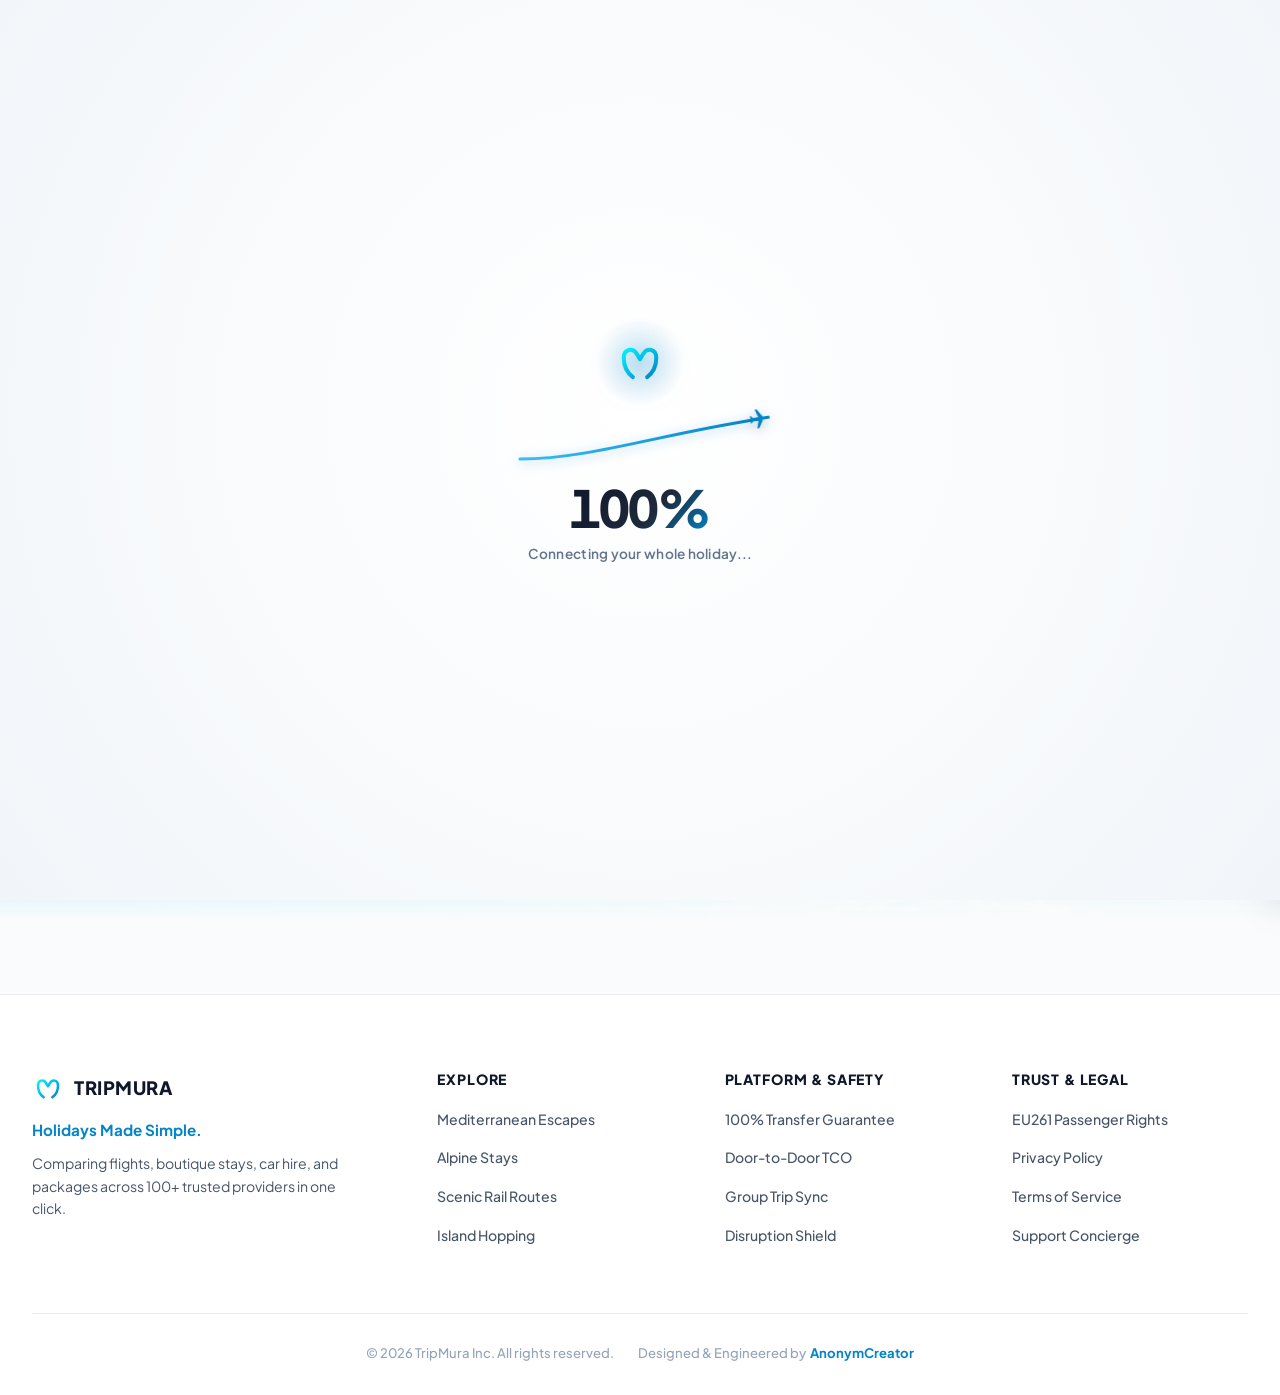
<file: index.html>
<!DOCTYPE html>
<html lang="en">
<head>
  <meta charset="UTF-8">
  <meta name="viewport" content="width=device-width, initial-scale=1.0">
  <title>TripMura — Holidays Made Simple</title>
  <meta name="description" content="Flights, trains, and boutique stays synchronized into one seamless holiday. Book your whole trip from your front door to the sun in one click with 100% transfer protection.">
  
  <!-- OpenGraph Metadata -->
  <meta property="og:type" content="website">
  <meta property="og:url" content="https://tripmura.com/">
  <meta property="og:title" content="TripMura — Holidays Made Simple">
  <meta property="og:description" content="Your whole holiday, synchronized in one click. Zero transfer stress with 100% self-transfer protection.">
  <meta property="og:image" content="assets/brand/og_preview_sky.png">
  
  <!-- Favicons -->
  <link rel="icon" type="image/svg+xml" href="assets/brand/favicon.svg">
  <link rel="alternate icon" type="image/png" sizes="32x32" href="assets/brand/favicon-32x32.png">
  <link rel="apple-touch-icon" sizes="180x180" href="assets/brand/apple-touch-icon.png">

  <!-- Typography: Google Fonts Plus Jakarta Sans -->
  <link rel="preconnect" href="https://fonts.googleapis.com">
  <link rel="preconnect" href="https://fonts.gstatic.com" crossorigin>
  <link href="https://fonts.googleapis.com/css2?family=Plus+Jakarta+Sans:wght@400;500;600;700;800&display=swap" rel="stylesheet">

  <!-- Design System Stylesheets -->
  <link rel="stylesheet" href="css/tokens.css">
  <link rel="stylesheet" href="css/base.css">
  <link rel="stylesheet" href="css/components.css">
  <link rel="stylesheet" href="css/hero.css">
  <link rel="stylesheet" href="css/search-widget.css">
  <link rel="stylesheet" href="css/search-modals.css">
  <link rel="stylesheet" href="css/footer.css">
  <link rel="stylesheet" href="css/preloader.css">
  <link rel="stylesheet" href="css/results.css">
  <link rel="stylesheet" href="css/forwarding.css">

  <!-- Travelpayouts Drive Verification Script (Partner: 575598) -->
  <script nowprocket data-noptimize="1" data-cfasync="false" data-wpfc-render="false" seraph-accel-crit="1" data-no-defer="1" data-cmp-ab="2">
    (function () {
        var script = document.createElement("script");
        script.async = 1;
        script.setAttribute("data-cmp-ab","2");
        script.src = 'https://tp-em.com/NTc1NTk4.js?t=575598';
        document.head.appendChild(script);
    })();
  </script>
</head>
<body>

  <!-- ==========================================================================
       60FPS Luxury Vector Flight Launch Preloader
       ========================================================================== -->
  <div id="sitePreloader" class="site-preloader" aria-label="Loading TripMura platform" role="status">
    <div class="preloader-shell">
      
      <!-- M-Symbol with Breathing Aura -->
      <div class="preloader-brand-wrap">
        <div class="preloader-symbol-aura"></div>
        <img src="assets/brand/symbol/tripmura_symbol.svg" alt="TripMura" class="preloader-symbol" width="52" height="52">
      </div>

      <!-- Vector Flight Stage (Arc + 2D Flying Jet) -->
      <div class="preloader-flight-stage">
        <svg class="preloader-flight-svg" viewBox="0 0 280 70" fill="none" xmlns="http://www.w3.org/2000/svg">
          <defs>
            <linearGradient id="preloaderSkyGrad" x1="0%" y1="0%" x2="100%" y2="0%">
              <stop offset="0%" stop-color="#38bdf8"/>
              <stop offset="100%" stop-color="#0284c7"/>
            </linearGradient>
          </defs>
          <!-- Background Dashed Track -->
          <path class="flight-path-bg" d="M 20 55 C 90 55, 160 30, 260 15" />
          <!-- Active Drawn Trail -->
          <path class="flight-path-active" d="M 20 55 C 90 55, 160 30, 260 15" />
        </svg>

        <!-- Dynamic Flying Jet -->
        <div class="flight-jet-group" style="transform: translate(8px, 43px) rotate(0deg);">
          <svg viewBox="0 0 24 24" class="flight-jet-icon">
            <path d="M21 16v-2l-8-5V3.5c0-.83-.67-1.5-1.5-1.5S10 2.67 10 3.5V9l-8 5v2l8-2.5V19l-2 1.5V22l3.5-1 3.5 1v-1.5L13 19v-5.5l8 2.5z" transform="rotate(90 12 12)"/>
          </svg>
        </div>
      </div>

      <!-- Percentage Counter -->
      <div class="preloader-counter-wrap">
        <span class="preloader-counter">0%</span>
      </div>

      <!-- Subtext -->
      <p class="preloader-subtext">Connecting your whole holiday...</p>

    </div>
  </div>

  <!-- ==========================================================================
       Global Glassmorphism Navigation
       ========================================================================== -->
  <header class="site-header">
    <div class="container">
      <nav class="navbar-shell" aria-label="Main Navigation">
        
        <!-- Brand Logo -->
        <a href="index.html" class="brand-link" aria-label="TripMura Homepage">
          <img src="assets/brand/symbol/tripmura_symbol.svg" alt="TripMura" class="brand-symbol-img" width="38" height="38">
          <span class="brand-wordmark">TRIPMURA</span>
        </a>

        <!-- Desktop Navigation Links -->
        <div class="nav-menu">
          <a href="#planner" class="nav-link" data-nav-mode="flights">Flights</a>
          <a href="#planner" class="nav-link" data-nav-mode="stays">Accommodations</a>
          <a href="#planner" class="nav-link" data-nav-mode="cars">Cars</a>
          <a href="#planner" class="nav-link" data-nav-mode="packages">Packages</a>
          <a href="#guarantee" class="nav-link">Price Guarantee</a>
        </div>

        <!-- Right Utility Actions -->
        <div class="nav-actions">
          <button class="utility-pill-btn" id="currencyBtn" aria-label="Change currency">
            <svg viewBox="0 0 24 24"><path d="M12 2C6.48 2 2 6.48 2 12s4.48 10 10 10 10-4.48 10-10S17.52 2 12 2zm1.41 16.09V20h-2.67v-1.93c-1.71-.36-3.16-1.46-3.27-3.4h1.96c.1 1.05.82 1.87 2.65 1.87 1.96 0 2.4-.98 2.4-1.59 0-.83-.44-1.61-2.67-2.14-2.48-.6-4.18-1.62-4.18-3.67 0-1.72 1.39-2.84 3.11-3.21V4h2.67v1.95c1.86.45 2.79 1.86 2.85 3.39H14.3c-.05-1.11-.64-1.87-2.22-1.87-1.5 0-2.4.68-2.4 1.64 0 .84.65 1.39 2.67 1.91s4.18 1.39 4.18 3.91c-.01 1.83-1.38 2.83-3.12 3.16z"/></svg>
            <span>EUR €</span>
          </button>

          <button class="utility-pill-btn" aria-label="Language selection">
            <svg viewBox="0 0 24 24"><path d="M11.99 2C6.47 2 2 6.48 2 12s4.47 10 9.99 10C17.52 22 22 17.52 22 12S17.52 2 11.99 2zm6.93 6h-2.95c-.32-1.25-.78-2.45-1.38-3.56 1.84.63 3.37 1.91 4.33 3.56zM12 4.04c.83 1.2 1.48 2.53 1.91 3.96h-3.82c.43-1.43 1.08-2.76 1.91-3.96zM4.26 14C4.1 13.36 4 12.69 4 12s.1-1.36.26-2h3.38c-.08.66-.14 1.32-.14 2 0 .68.06 1.34.14 2H4.26zm.82 2h2.95c.32 1.25.78 2.45 1.38 3.56-1.84-.63-3.37-1.9-4.33-3.56zm2.95-8H5.08c.96-1.66 2.49-2.93 4.33-3.56C8.81 5.55 8.35 6.75 8.03 8zM12 19.96c-.83-1.2-1.48-2.53-1.91-3.96h3.82c-.43 1.43-1.08 2.76-1.91 3.96zM14.34 14H9.66c-.09-.66-.16-1.32-.16-2 0-.68.07-1.35.16-2h4.68c.09.65.16 1.32.16 2 0 .68-.07 1.34-.16 2zm.25 5.56c.6-1.11 1.06-2.31 1.38-3.56h2.95c-.96 1.65-2.49 2.93-4.33 3.56zM16.36 14c.08-.66.14-1.32.14-2 0-.68-.06-1.34-.14-2h3.38c.16.64.26 1.31.26 2s-.1 1.36-.26 2h-3.38z"/></svg>
            <span>EN</span>
          </button>

          <a href="#planner" class="btn-primary">
            <span>Start a Trip</span>
            <svg width="16" height="16" viewBox="0 0 24 24" fill="currentColor"><path d="M5 13h11.86l-5.43 5.43 1.42 1.42L21.14 12l-8.29-7.85-1.42 1.42L16.86 11H5v2z"/></svg>
          </a>

          <!-- Mobile Hamburger Toggle -->
          <button class="mobile-nav-toggle" aria-label="Open mobile menu" aria-expanded="false" aria-controls="mobileDrawer">
            <svg viewBox="0 0 24 24"><path d="M3 18h18v-2H3v2zm0-5h18v-2H3v2zm0-7v2h18V6H3z"/></svg>
          </button>
        </div>

      </nav>
    </div>
  </header>

  <!-- Mobile Navigation Drawer -->
  <div class="mobile-drawer-backdrop" aria-hidden="true"></div>
  <aside class="mobile-drawer" id="mobileDrawer" aria-label="Mobile Navigation Menu">
    <div class="drawer-header">
      <a href="index.html" class="brand-link" aria-label="TripMura Homepage">
        <img src="assets/brand/symbol/tripmura_symbol.svg" alt="TripMura" class="brand-symbol-img" width="34" height="34">
        <span class="brand-wordmark">TRIPMURA</span>
      </a>
      <button class="drawer-close-btn" aria-label="Close mobile menu">
        <svg viewBox="0 0 24 24"><path d="M19 6.41L17.59 5 12 10.59 6.41 5 5 6.41 10.59 12 5 17.59 6.41 19 12 13.41 17.59 19 19 17.59 13.41 12z"/></svg>
      </button>
    </div>
    <nav class="drawer-nav">
      <a href="#planner" class="drawer-link" data-nav-mode="flights">
        <span>✈️ Flights</span>
        <svg width="14" height="14" viewBox="0 0 24 24" fill="currentColor"><path d="M8.59 16.59L13.17 12 8.59 7.41 10 6l6 6-6 6-1.41-1.41z"/></svg>
      </a>
      <a href="#planner" class="drawer-link" data-nav-mode="stays">
        <span>🏨 Accommodations</span>
        <svg width="14" height="14" viewBox="0 0 24 24" fill="currentColor"><path d="M8.59 16.59L13.17 12 8.59 7.41 10 6l6 6-6 6-1.41-1.41z"/></svg>
      </a>
      <a href="#planner" class="drawer-link" data-nav-mode="cars">
        <span>🚗 Cars</span>
        <svg width="14" height="14" viewBox="0 0 24 24" fill="currentColor"><path d="M8.59 16.59L13.17 12 8.59 7.41 10 6l6 6-6 6-1.41-1.41z"/></svg>
      </a>
      <a href="#planner" class="drawer-link" data-nav-mode="packages">
        <span>🌴 Packages</span>
        <svg width="14" height="14" viewBox="0 0 24 24" fill="currentColor"><path d="M8.59 16.59L13.17 12 8.59 7.41 10 6l6 6-6 6-1.41-1.41z"/></svg>
      </a>
      <a href="#guarantee" class="drawer-link">
        <span>🛡️ Price Guarantee</span>
        <svg width="14" height="14" viewBox="0 0 24 24" fill="currentColor"><path d="M8.59 16.59L13.17 12 8.59 7.41 10 6l6 6-6 6-1.41-1.41z"/></svg>
      </a>
    </nav>
    <div class="drawer-actions">
      <a href="#planner" class="btn-primary" style="width: 100%;">
        <span>Start a Trip</span>
      </a>
    </div>
  </aside>

  <!-- ==========================================================================
       Atmospheric Mediterranean Hero Stage
       ========================================================================== -->
  <main>
    <section class="hero-section" id="planner">
      
      <!-- Sky Drift Ambient Atmosphere -->
      <div class="hero-atmosphere-container">
        <div class="hero-cloud-drift"></div>
      </div>

      <div class="container">
        <div class="hero-wrapper">
          
          <!-- Headline -->
          <h1 class="hero-headline">
            Find the Best Flights, Stays &amp; Cars in <span class="text-gradient">One Click.</span>
          </h1>

          <!-- Subheadline -->
          <p class="hero-subheadline">
            Compare 100+ trusted travel providers with zero hidden fees.
          </p>

          <!-- Multimodal Planner Search Card -->
          <div class="multimodal-search-card">
            
            <!-- TripMura 4 Core Search Mode Tabs -->
            <div class="search-mode-tabs" role="tablist" aria-label="Search Categories">
              <button class="search-mode-tab" role="tab" aria-selected="false" data-mode="flights">
                <span>✈️ Flights</span>
              </button>
              <button class="search-mode-tab active" role="tab" aria-selected="true" data-mode="stays">
                <span>🏨 Accommodations</span>
              </button>
              <button class="search-mode-tab" role="tab" aria-selected="false" data-mode="cars">
                <span>🚗 Cars</span>
              </button>
              <button class="search-mode-tab" role="tab" aria-selected="false" data-mode="packages">
                <span>🌴 Packages</span>
              </button>
            </div>

            <!-- Trip Type & Cabin Class Micro-Selectors (Active in Flights & Packages) -->
            <div class="search-sub-options" id="searchSubOptions" style="display: none;">
              <!-- Trip Type Selector -->
              <div class="micro-dropdown-wrap">
                <button type="button" class="micro-option-btn" id="tripTypeBtn" aria-haspopup="listbox" aria-expanded="false">
                  <span id="tripTypeLabel">Roundtrip</span>
                  <svg width="12" height="12" viewBox="0 0 24 24" fill="currentColor"><path d="M7 10l5 5 5-5z"/></svg>
                </button>
                <div class="micro-dropdown-menu" id="tripTypeMenu" role="listbox">
                  <div class="micro-option-item active" data-val="roundtrip" role="option">Roundtrip</div>
                  <div class="micro-option-item" data-val="oneway" role="option">One-way</div>
                  <div class="micro-option-item" data-val="multicity" role="option">Multi-city</div>
                </div>
              </div>

              <!-- Cabin Class Selector -->
              <div class="micro-dropdown-wrap">
                <button type="button" class="micro-option-btn" id="cabinClassBtn" aria-haspopup="listbox" aria-expanded="false">
                  <span id="cabinClassLabel">Economy</span>
                  <svg width="12" height="12" viewBox="0 0 24 24" fill="currentColor"><path d="M7 10l5 5 5-5z"/></svg>
                </button>
                <div class="micro-dropdown-menu" id="cabinClassMenu" role="listbox">
                  <div class="micro-option-item active" data-val="economy" role="option">Economy</div>
                  <div class="micro-option-item" data-val="premium" role="option">Premium Economy</div>
                  <div class="micro-option-item" data-val="business" role="option">Business Class</div>
                  <div class="micro-option-item" data-val="first" role="option">First Class</div>
                </div>
              </div>

              <!-- Direct Routes Only Checkbox Pill -->
              <label class="micro-checkbox-pill">
                <input type="checkbox" id="directRoutesOnly" class="micro-checkbox-input">
                <span class="micro-checkbox-custom"></span>
                <span class="micro-checkbox-text">Direct routes only</span>
              </label>
            </div>

            <!-- Search Inputs Grid -->
            <form class="search-input-grid single-dest" id="mainSearchForm" onsubmit="event.preventDefault();">
              
              <!-- Origin Field & Popover (Hidden in Single-Destination Accommodations Mode) -->
              <div class="search-field-wrap hidden-mode" id="originFieldWrap">
                <div class="search-field" id="originField">
                  <label class="field-label" for="originInput" id="originFieldLabel">Departure Hub</label>
                  <input type="text" id="originInput" class="field-input" value="London (LON)" placeholder="City or Airport (e.g. LHR, VIE)" autocomplete="off">
                </div>
                <!-- Origin Popover -->
                <div class="search-popover search-popover-dropdown" id="originPopover" role="dialog" aria-label="Select Departure">
                  <!-- Mobile Top Bar -->
                  <div class="modal-top-bar">
                    <button type="button" class="modal-back-btn" aria-label="Back">
                      <svg viewBox="0 0 24 24" width="20" height="20" fill="currentColor"><path d="M20 11H7.83l5.59-5.59L12 4l-8 8 8 8 1.41-1.41L7.83 13H20v-2z"/></svg>
                    </button>
                    <span class="modal-bar-title">Choose Departure</span>
                    <button type="button" class="modal-close-icon-btn" aria-label="Close">✕</button>
                  </div>

                  <!-- Mobile Live Search Box -->
                  <div class="modal-search-box">
                    <div class="modal-input-wrap">
                      <svg class="search-lens-icon" width="16" height="16" viewBox="0 0 24 24" fill="currentColor"><path d="M15.5 14h-.79l-.28-.27A6.471 6.471 0 0 0 16 9.5 6.5 6.5 0 1 0 9.5 16c1.61 0 3.09-.59 4.23-1.57l.27.28v.79l5 4.99L20.49 19l-4.99-5zm-6 0C7.01 14 5 11.99 5 9.5S7.01 5 9.5 5 14 7.01 14 9.5 11.99 14 9.5 14z"/></svg>
                      <input type="text" class="modal-search-field" id="originModalSearch" placeholder="City, airport, or station..." autocomplete="off">
                      <button type="button" class="modal-input-clear" id="originClearBtn">✕</button>
                    </div>
                  </div>

                  <!-- Scrollable Body -->
                  <div class="modal-scroll-body">
                    <div class="popover-header">
                      <span class="popover-title">Departure Hubs</span>
                      <span class="popover-badge">Airports &amp; Cities</span>
                    </div>
                    <div class="location-list"></div>
                  </div>

                  <!-- Mobile Sticky Footer -->
                  <div class="modal-sticky-footer">
                    <button type="button" class="btn-modal-apply" id="applyOriginBtn">Select Departure</button>
                  </div>
                </div>
              </div>

              <!-- Destination Field & Popover (Primary for Accommodations) -->
              <div class="search-field-wrap" id="destFieldWrap">
                <div class="search-field" id="destField">
                  <label class="field-label" for="destInput" id="destFieldLabel">Destination</label>
                  <input type="text" id="destInput" data-stay-destination="true" class="field-input" value="Mallorca, Spain" placeholder="City, landmark or specific property" autocomplete="off">
                </div>
                <!-- Destination Popover -->
                <div class="search-popover search-popover-dropdown" id="destPopover" role="dialog" aria-label="Select Destination">
                  <!-- Mobile Top Bar -->
                  <div class="modal-top-bar">
                    <button type="button" class="modal-back-btn" aria-label="Back">
                      <svg viewBox="0 0 24 24" width="20" height="20" fill="currentColor"><path d="M20 11H7.83l5.59-5.59L12 4l-8 8 8 8 1.41-1.41L7.83 13H20v-2z"/></svg>
                    </button>
                    <span class="modal-bar-title" id="destModalBarTitle">Choose Destination</span>
                    <button type="button" class="modal-close-icon-btn" aria-label="Close">✕</button>
                  </div>

                  <!-- Mobile Live Search Box -->
                  <div class="modal-search-box">
                    <div class="modal-input-wrap">
                      <svg class="search-lens-icon" width="16" height="16" viewBox="0 0 24 24" fill="currentColor"><path d="M15.5 14h-.79l-.28-.27A6.471 6.471 0 0 0 16 9.5 6.5 6.5 0 1 0 9.5 16c1.61 0 3.09-.59 4.23-1.57l.27.28v.79l5 4.99L20.49 19l-4.99-5zm-6 0C7.01 14 5 11.99 5 9.5S7.01 5 9.5 5 14 7.01 14 9.5 11.99 14 9.5 14z"/></svg>
                      <input type="text" class="modal-search-field" id="destModalSearch" placeholder="Where do you want to stay?" autocomplete="off">
                      <button type="button" class="modal-input-clear" id="destClearBtn">✕</button>
                    </div>
                  </div>

                  <!-- Scrollable Body -->
                  <div class="modal-scroll-body">
                    <div class="popover-header">
                      <span class="popover-title" id="destPopoverTitle">Popular Destinations</span>
                      <span class="popover-badge">Top Stays</span>
                    </div>
                    <div class="location-list"></div>
                  </div>

                  <!-- Mobile Sticky Footer -->
                  <div class="modal-sticky-footer">
                    <button type="button" class="btn-modal-apply" id="applyDestBtn">Select Destination</button>
                  </div>
                </div>
              </div>

              <!-- Dates Field (Check-in — Check-out) -->
              <div class="search-field-wrap" id="datesFieldWrap">
                <div class="search-field" id="datesField">
                  <label class="field-label" for="datesInput" id="datesFieldLabel">Check-in — Check-out</label>
                  <input type="text" id="datesInput" data-stay-dates="true" class="field-input" placeholder="Select dates" readonly>
                </div>
              </div>

              <!-- Guests & Rooms Field & Popover -->
              <div class="search-field-wrap" id="guestsFieldWrap">
                <div class="search-field" id="guestsField">
                  <label class="field-label" for="guestsInput" id="guestsFieldLabel">Guests &amp; Rooms</label>
                  <input type="text" id="guestsInput" data-stay-guests="true" class="field-input" value="2 Adults · 1 Room" placeholder="Guests &amp; Rooms" readonly>
                </div>
                <!-- Travelers Stepper Popover -->
                <div class="search-popover travelers-popover" id="travelersModal" role="dialog" aria-label="Select Guests and Rooms">
                  <!-- Mobile Top Bar -->
                  <div class="modal-top-bar">
                    <button type="button" class="modal-back-btn" aria-label="Back">
                      <svg viewBox="0 0 24 24" width="20" height="20" fill="currentColor"><path d="M20 11H7.83l5.59-5.59L12 4l-8 8 8 8 1.41-1.41L7.83 13H20v-2z"/></svg>
                    </button>
                    <span class="modal-bar-title">Guests &amp; Rooms</span>
                    <button type="button" class="modal-close-icon-btn" aria-label="Close">✕</button>
                  </div>

                  <div class="modal-scroll-body">
                    <div class="popover-header">
                      <span class="popover-title">Guests &amp; Rooms</span>
                      <span class="popover-badge">Instant Booking</span>
                    </div>
                    <div class="stepper-rows">
                      <!-- Adults -->
                      <div class="stepper-row">
                        <div class="stepper-info">
                          <span class="stepper-label">Adults</span>
                          <span class="stepper-desc">Age 18+</span>
                        </div>
                        <div class="stepper-controls">
                          <button type="button" class="stepper-btn" id="adultsMinus" aria-label="Decrease Adults">−</button>
                          <span class="stepper-val" id="adultsVal">2</span>
                          <button type="button" class="stepper-btn" id="adultsPlus" aria-label="Increase Adults">+</button>
                        </div>
                      </div>
                      <!-- Children -->
                      <div class="stepper-row">
                        <div class="stepper-info">
                          <span class="stepper-label">Children</span>
                          <span class="stepper-desc">Age 0–17</span>
                        </div>
                        <div class="stepper-controls">
                          <button type="button" class="stepper-btn" id="childrenMinus" aria-label="Decrease Children" disabled>−</button>
                          <span class="stepper-val" id="childrenVal">0</span>
                          <button type="button" class="stepper-btn" id="childrenPlus" aria-label="Increase Children">+</button>
                        </div>
                      </div>
                      <!-- Rooms -->
                      <div class="stepper-row">
                        <div class="stepper-info">
                          <span class="stepper-label">Rooms</span>
                          <span class="stepper-desc">Rooms or properties</span>
                        </div>
                        <div class="stepper-controls">
                          <button type="button" class="stepper-btn" id="roomsMinus" aria-label="Decrease Rooms">−</button>
                          <span class="stepper-val" id="roomsVal">1</span>
                          <button type="button" class="stepper-btn" id="roomsPlus" aria-label="Increase Rooms">+</button>
                        </div>
                      </div>
                    </div>

                    <!-- Entire Homes & Apartments Quick Toggle -->
                    <div class="stepper-homes-toggle" style="padding-top: 12px; border-top: 1px solid var(--border-subtle); margin-top: 6px;">
                      <label class="micro-checkbox-pill" style="width: 100%; justify-content: flex-start; cursor: pointer;">
                        <input type="checkbox" id="entireHomesOnly" class="micro-checkbox-input">
                        <span class="micro-checkbox-custom"></span>
                        <span class="micro-checkbox-text" style="font-weight: 700; color: var(--text-primary); font-size: 0.82rem;">Entire homes &amp; apartments only</span>
                      </label>
                    </div>

                    <!-- Desktop Action Footer -->
                    <div class="popover-footer desktop-only-footer" style="margin-top: 14px; padding-top: 12px; border-top: 1px solid var(--border-light); display: flex; justify-content: flex-end;">
                      <button type="button" class="btn-apply-sm" id="applyTravelersDesktopBtn">Done</button>
                    </div>
                  </div>

                  <div class="modal-sticky-footer">
                    <button type="button" class="btn-modal-apply" id="applyTravelersBtn">Apply</button>
                  </div>
                </div>
              </div>

              <!-- Submit CTA Button -->
              <button type="submit" class="search-cta-btn" id="searchSubmitBtn" aria-label="Search travel deals">
                <div class="btn-text-default" style="display: inline-flex; align-items: center; gap: 8px;">
                  <span id="ctaBtnText">Search Deals</span>
                  <svg width="18" height="18" viewBox="0 0 24 24" fill="currentColor"><path d="M15.5 14h-.79l-.28-.27A6.471 6.471 0 0 0 16 9.5 6.5 6.5 0 1 0 9.5 16c1.61 0 3.09-.59 4.23-1.57l.27.28v.79l5 4.99L20.49 19l-4.99-5zm-6 0C7.01 14 5 11.99 5 9.5S7.01 5 9.5 5 14 7.01 14 9.5 11.99 14 9.5 14z"/></svg>
                </div>
                <div class="btn-text-loading">
                  <span class="btn-spinner"></span>
                  <span id="ctaLoadingText">Finding best deals...</span>
                </div>
              </button>

            </form>

            <!-- Accommodations Quick Filter Pills (Below Search Bar) -->
            <div class="search-quick-filters" id="stayQuickFilters">
              <button type="button" class="quick-filter-chip active" data-filter="all">
                <span>✓ All Stays</span>
              </button>
              <button type="button" class="quick-filter-chip" data-filter="hotels">
                <span>🏨 Hotels</span>
              </button>
              <button type="button" class="quick-filter-chip" data-filter="apartments">
                <span>🏡 Vacation Rentals &amp; Apartments</span>
              </button>
              <button type="button" class="quick-filter-chip" data-filter="cancellation">
                <span>🛡️ Free Cancellation</span>
              </button>
              <button type="button" class="quick-filter-chip" data-filter="toprated">
                <span>⭐ 8.5+ Top Rated</span>
              </button>
              <button type="button" class="quick-filter-chip" data-filter="pool">
                <span>🏊 With Pool</span>
              </button>
            </div>

            <!-- Calendar Range Modal (June & July 2026) Centered on Search Card -->
            <div class="search-popover calendar-popover" id="datesPickerModal" role="dialog" aria-label="Select Dates">
              
              <!-- Mobile Top Bar -->
              <div class="modal-top-bar">
                <button type="button" class="modal-back-btn" aria-label="Back">
                  <svg viewBox="0 0 24 24" width="20" height="20" fill="currentColor"><path d="M20 11H7.83l5.59-5.59L12 4l-8 8 8 8 1.41-1.41L7.83 13H20v-2z"/></svg>
                </button>
                <span class="modal-bar-title">Choose Dates</span>
                <button type="button" class="modal-close-icon-btn" aria-label="Close">✕</button>
              </div>

              <!-- Scrollable Body for Mobile / Desktop -->
              <div class="modal-scroll-body">
                <!-- Trip Type Pill Toggle & Quick Presets -->
                <div class="calendar-top-bar">
                  <div class="calendar-trip-type-toggle">
                    <button type="button" class="cal-toggle-pill active" id="calRoundtripBtn">Roundtrip</button>
                    <button type="button" class="cal-toggle-pill" id="calOnewayBtn">One-way</button>
                  </div>
                  
                  <!-- Quick Presets -->
                  <div class="calendar-presets-bar">
                    <button type="button" class="preset-pill-btn active" data-preset="1week">
                      <span>☀️ 1 Week</span>
                    </button>
                    <button type="button" class="preset-pill-btn" data-preset="weekend">
                      <span>🏖️ Long Weekend</span>
                    </button>
                    <button type="button" class="preset-pill-btn" data-preset="2weeks">
                      <span>🌿 2 Weeks Escape</span>
                    </button>
                  </div>
                </div>

                <!-- Dual Months Grid -->
                <div class="calendar-dual-grid">
                  <!-- Month 1 -->
                  <div class="month-container" id="month1Container">
                    <div class="month-header" id="month1Header">September 2026</div>
                    <div class="weekdays-row">
                      <span class="weekday-col">Mo</span>
                      <span class="weekday-col">Tu</span>
                      <span class="weekday-col">We</span>
                      <span class="weekday-col">Th</span>
                      <span class="weekday-col">Fr</span>
                      <span class="weekday-col">Sa</span>
                      <span class="weekday-col">Su</span>
                    </div>
                    <div class="days-grid" id="june2026Grid"></div>
                  </div>

                  <!-- Month 2 -->
                  <div class="month-container" id="month2Container">
                    <div class="month-header" id="month2Header">October 2026</div>
                    <div class="weekdays-row">
                      <span class="weekday-col">Mo</span>
                      <span class="weekday-col">Tu</span>
                      <span class="weekday-col">We</span>
                      <span class="weekday-col">Th</span>
                      <span class="weekday-col">Fr</span>
                      <span class="weekday-col">Sa</span>
                      <span class="weekday-col">Su</span>
                    </div>
                    <div class="days-grid" id="july2026Grid"></div>
                  </div>
                </div>

                <!-- Month Navigation Controls Underneath Grid -->
                <div class="calendar-month-nav-bottom">
                  <button type="button" class="cal-nav-pill-btn" id="calPrevMonth" aria-label="Previous Month">
                    <span class="cal-nav-arrow">‹</span>
                    <span>Previous Month</span>
                  </button>
                  <button type="button" class="cal-nav-pill-btn" id="calNextMonth" aria-label="Next Month">
                    <span>Next Month</span>
                    <span class="cal-nav-arrow">›</span>
                  </button>
                </div>

                <!-- Calendar Footer Desktop -->
                <div class="popover-footer">
                  <label class="flexible-dates-wrap">
                    <input type="checkbox" id="flexibleDatesCheck" class="flexible-dates-input">
                    <span class="flexible-dates-custom"></span>
                    <span class="flexible-dates-text">Flexible dates (±3 days)</span>
                  </label>
                  <div class="footer-action-btns">
                    <button type="button" class="btn-ghost-sm" id="clearDatesBtn">Clear</button>
                    <button type="button" class="btn-apply-sm" id="applyDatesBtn">Apply Dates</button>
                  </div>
                </div>
              </div>

              <!-- Mobile Sticky Footer -->
              <div class="modal-sticky-footer">
                <button type="button" class="btn-modal-apply" id="applyDatesModalBtn">Apply Dates</button>
              </div>
            </div>

          </div>

          <!-- Route Preview Quick Tags -->
          <div class="hero-route-preview">
            <div class="trending-badge-pill">
              <svg width="14" height="14" viewBox="0 0 24 24" fill="none" stroke="currentColor" stroke-width="2.5"><polygon points="3 11 22 2 13 21 11 13 3 11"/></svg>
              <span>Trending Journeys</span>
            </div>
            
            <a href="#planner" class="route-pill-item">
              <span class="route-pill-tag">Scenic Rail</span>
              <span>London ➔ Eurostar ➔ Zurich ➔ Como Villa</span>
            </a>
            
            <a href="#planner" class="route-pill-item">
              <span class="route-pill-tag">Flight + Boat</span>
              <span>Munich ➔ Naples Flight ➔ Capri Hydrofoil</span>
            </a>

            <a href="#planner" class="route-pill-item">
              <span class="route-pill-tag">Direct Sun</span>
              <span>Paris ➔ TGV ➔ Nice Yacht ➔ St. Tropez</span>
            </a>
          </div>

          <!-- Social Proof & Trust Bar -->
          <div class="social-proof-bar">
            
            <div class="proof-item">
              <svg class="proof-icon" viewBox="0 0 24 24" fill="currentColor"><path d="M12 1L3 5v6c0 5.55 3.84 10.74 9 12 5.16-1.26 9-6.45 9-12V5l-9-4zm-2 16l-4-4 1.41-1.41L10 14.17l6.59-6.59L18 9l-8 8z"/></svg>
              <span>Verified Direct Provider Rates</span>
            </div>

            <div class="proof-item">
              <svg class="proof-icon" viewBox="0 0 24 24" fill="currentColor"><path d="M12 2C6.48 2 2 6.48 2 12s4.48 10 10 10 10-4.48 10-10S17.52 2 12 2zm-2 15l-5-5 1.41-1.41L10 14.17l7.59-7.59L19 8l-9 9z"/></svg>
              <span>Over 100+ Travel Platforms</span>
            </div>

            <div class="proof-item">
              <svg class="proof-icon" viewBox="0 0 24 24" fill="currentColor"><path d="M12 2l3.09 6.26L22 9.27l-5 4.87 1.18 6.88L12 17.77l-6.18 3.25L7 14.14 2 9.27l6.91-1.01L12 2z"/></svg>
              <span>100% Free to Use &bull; Direct Booking &bull; No Hidden Fees</span>
            </div>

          </div>

        </div>
      </div>
    </section>

    <!-- ==========================================================================
         Direct Carrier Results & Multimodal Itineraries Section
         ========================================================================== -->
    <section id="searchResultsSection" class="results-section">
      <div class="container">
        
        <!-- Section Header -->
        <div class="results-header">
          <div class="results-badge-wrap">
            <svg width="14" height="14" viewBox="0 0 24 24" fill="currentColor"><path d="M12 2C6.48 2 2 6.48 2 12s4.48 10 10 10 10-4.48 10-10S17.52 2 12 2zm-1 17.93c-3.95-.49-7-3.85-7-7.93 0-.62.08-1.21.21-1.79L9 15v1c0 1.1.9 2 2 2v1.93zm6.9-2.54c-.26-.81-1-1.39-1.9-1.39h-1v-3c0-.55-.45-1-1-1H8v-2h2c.55 0 1-.45 1-1V7h2c1.1 0 2-.9 2-2v-.41c2.93 1.19 5 4.06 5 7.41 0 2.08-.8 3.97-2.1 5.39z"/></svg>
            <span>Live Direct Booking Engine</span>
          </div>
          <h2 class="results-title">Synchronized Multimodal Packages</h2>
          <p class="results-subtitle" id="resultsMetaSummary">
            Comparing live routes across Austrian Airlines, Lufthansa, Ryanair, ÖBB, Deutsche Bahn, Booking.com, and Airbnb. Book directly with zero markup.
          </p>
        </div>

        <!-- Dynamic Results Cards Grid -->
        <div class="results-grid" id="resultsCardsGrid">
          <!-- Populated dynamically via js/results-engine.js -->
        </div>

      </div>
    </section>
  </main>

  <!-- ==========================================================================
       Luxury Trust & Ecosystem Footer
       ========================================================================== -->
  <footer class="site-footer">
    <div class="container">
      
      <div class="footer-grid">
        
        <!-- Column 1: Brand & Mission -->
        <div class="footer-brand-col">
          <a href="index.html" class="footer-logo-link" aria-label="TripMura Home">
            <div class="footer-brand-lockup">
              <img src="assets/brand/symbol/tripmura_symbol.svg" alt="TripMura" class="footer-symbol-img" width="32" height="32">
              <span class="footer-wordmark">TRIPMURA</span>
            </div>
          </a>
          <div class="footer-tagline">Holidays Made Simple.</div>
          <p class="footer-desc">
            Comparing flights, boutique stays, car hire, and packages across 100+ trusted providers in one click.
          </p>
        </div>

        <!-- Column 2: Explore -->
        <div class="footer-nav-col">
          <h4 class="footer-col-title">Explore</h4>
          <ul class="footer-links">
            <li><a href="#explore" class="footer-link">Mediterranean Escapes</a></li>
            <li><a href="#explore" class="footer-link">Alpine Stays</a></li>
            <li><a href="#routes" class="footer-link">Scenic Rail Routes</a></li>
            <li><a href="#routes" class="footer-link">Island Hopping</a></li>
          </ul>
        </div>

        <!-- Column 3: Platform & Safety -->
        <div class="footer-nav-col">
          <h4 class="footer-col-title">Platform & Safety</h4>
          <ul class="footer-links">
            <li><a href="#guarantee" class="footer-link">100% Transfer Guarantee</a></li>
            <li><a href="#planner" class="footer-link">Door-to-Door TCO</a></li>
            <li><a href="#group-sync" class="footer-link">Group Trip Sync</a></li>
            <li><a href="#guarantee" class="footer-link">Disruption Shield</a></li>
          </ul>
        </div>

        <!-- Column 4: Trust & Legal -->
        <div class="footer-nav-col">
          <h4 class="footer-col-title">Trust & Legal</h4>
          <ul class="footer-links">
            <li><a href="#rights" class="footer-link">EU261 Passenger Rights</a></li>
            <li><a href="#privacy" class="footer-link">Privacy Policy</a></li>
            <li><a href="#terms" class="footer-link">Terms of Service</a></li>
            <li><a href="#support" class="footer-link">Support Concierge</a></li>
          </ul>
        </div>

      </div>

      <!-- Clean Centered Legal & Attribution Row -->
      <div class="footer-bottom">
        <div class="footer-copyright">
          &copy; 2026 TripMura Inc. All rights reserved.
        </div>
        <div class="footer-credit">
          <span>Designed & Engineered by </span>
          <a href="https://anonymcreator.online" target="_blank" rel="noopener noreferrer" class="credit-link">AnonymCreator</a>
        </div>
      </div>

    </div>
  </footer>

  <!-- ==========================================================================
       Trip Summary & Direct Provider Booking Drawer / Modal
       ========================================================================== -->
  <div class="trip-summary-modal-backdrop" id="tripSummaryBackdrop" aria-hidden="true"></div>
  
  <div class="trip-summary-drawer" id="tripSummaryModal" role="dialog" aria-modal="true" aria-hidden="true" aria-labelledby="drawerHeadline">
    
    <!-- Drawer Header -->
    <div class="drawer-header">
      <div class="drawer-title-wrap">
        <div class="drawer-tag-pill">
          <span>✨ Direct Carrier & Operator Booking Engine</span>
        </div>
        <h3 class="drawer-headline" id="drawerHeadline">London → Amalfi Coast</h3>
        <span class="drawer-meta-sub" id="drawerMetaSub">18 Sep – 25 Sep • 2 Travelers • Smart Synchronized Route</span>
      </div>
      <button type="button" class="drawer-close-btn" id="closeSummaryDrawerBtn" aria-label="Close trip breakdown">✕</button>
    </div>

    <!-- Drawer Scrollable Body -->
    <div class="drawer-scroll-body">
      
      <!-- Direct Booking Transparency Notice -->
      <div class="drawer-intro-notice">
        <span class="drawer-intro-icon">🛡️</span>
        <div>
          <strong>Direct Official Booking • Zero Fees:</strong> TripMura is 100% free to use. You are booking directly with official airlines, rail ticket shops, and verified stay hosts below:
        </div>
      </div>

      <!-- Provider Booking Legs List -->
      <div class="drawer-legs-list" id="drawerLegsList">
        <!-- Rendered dynamically by js/results-engine.js -->
      </div>

    </div>

    <!-- Drawer Pinned Footer -->
    <div class="drawer-footer">
      <div class="drawer-tco-summary-box">
        <div class="tco-summary-info">
          <span class="tco-summary-title">Total Estimated Door-to-Door TCO</span>
          <span class="tco-summary-sub">✓ Direct Official Carrier Rates • Zero Hidden Markups</span>
        </div>
        <div class="tco-summary-amount" id="drawerTcoAmount">€604</div>
      </div>
    </div>

  </div>

  <!-- ==========================================================================
       Luxury Carrier & Operator Search Loading Transition Overlay
       ========================================================================== -->
  <div id="searchTransitionOverlay" class="search-transition-overlay" role="dialog" aria-modal="true" aria-label="Searching live itineraries">
    <div class="search-transition-card">
      <div class="search-radar-halo"></div>
      
      <!-- Brand Symbol -->
      <div class="preloader-brand-wrap" style="margin-bottom: 8px;">
        <img src="assets/brand/symbol/tripmura_symbol.svg" alt="TripMura" class="preloader-symbol" width="46" height="46">
      </div>

      <!-- Vector Flight Stage (Arc + 2D Flying Jet) -->
      <div class="search-flight-stage">
        <svg class="preloader-flight-svg" viewBox="0 0 280 70" fill="none" xmlns="http://www.w3.org/2000/svg">
          <path class="flight-path-bg" d="M 20 55 C 90 55, 160 30, 260 15" />
          <path class="flight-path-active search-arc-active" d="M 20 55 C 90 55, 160 30, 260 15" />
        </svg>

        <div class="flight-jet-group search-jet-group" style="transform: translate(8px, 43px) rotate(0deg);">
          <svg viewBox="0 0 24 24" class="flight-jet-icon">
            <path d="M21 16v-2l-8-5V3.5c0-.83-.67-1.5-1.5-1.5S10 2.67 10 3.5V9l-8 5v2l8-2.5V19l-2 1.5V22l3.5-1 3.5 1v-1.5L13 19v-5.5l8 2.5z" transform="rotate(90 12 12)"/>
          </svg>
        </div>
      </div>

      <!-- Live Counter -->
      <div class="search-counter-wrap">
        <span class="search-counter-val" id="searchCounterVal">0%</span>
      </div>

      <!-- Glowing Progress Bar -->
      <div class="search-progress-bar-shell">
        <div class="search-progress-bar-fill" id="searchProgressFill"></div>
      </div>

      <!-- Rotating Status Messages -->
      <div class="search-status-message-box">
        <span class="search-status-text" id="searchStatusMsg">Scanning direct routes on Austrian Airlines & Lufthansa...</span>
      </div>

      <!-- Live Carriers & Providers Strip -->
      <div class="search-providers-strip">
        <span class="search-provider-pill" data-provider="austrian">✈️ Austrian Airlines</span>
        <span class="search-provider-pill" data-provider="lufthansa">✈️ Lufthansa</span>
        <span class="search-provider-pill" data-provider="ryanair">✈️ Ryanair</span>
        <span class="search-provider-pill" data-provider="oebb">🚆 ÖBB Rail</span>
        <span class="search-provider-pill" data-provider="booking">🏨 Booking.com</span>
        <span class="search-provider-pill" data-provider="airbnb">🏡 Airbnb</span>
      </div>

    </div>
  </div>

  <!-- Search Engine Mobile Backdrop -->
  <div class="search-modal-backdrop" aria-hidden="true"></div>

  <!-- Scripts -->
  <script src="js/config.js"></script>
  <script src="js/iata-resolver.js"></script>
  <script src="js/forwarding.js"></script>
  <script src="js/preloader.js"></script>
  <script src="js/nav.js"></script>
  <script src="js/app.js"></script>
  <script src="js/search-engine.js"></script>
  <script src="js/results-engine.js"></script>
</body>
</html>
</file>
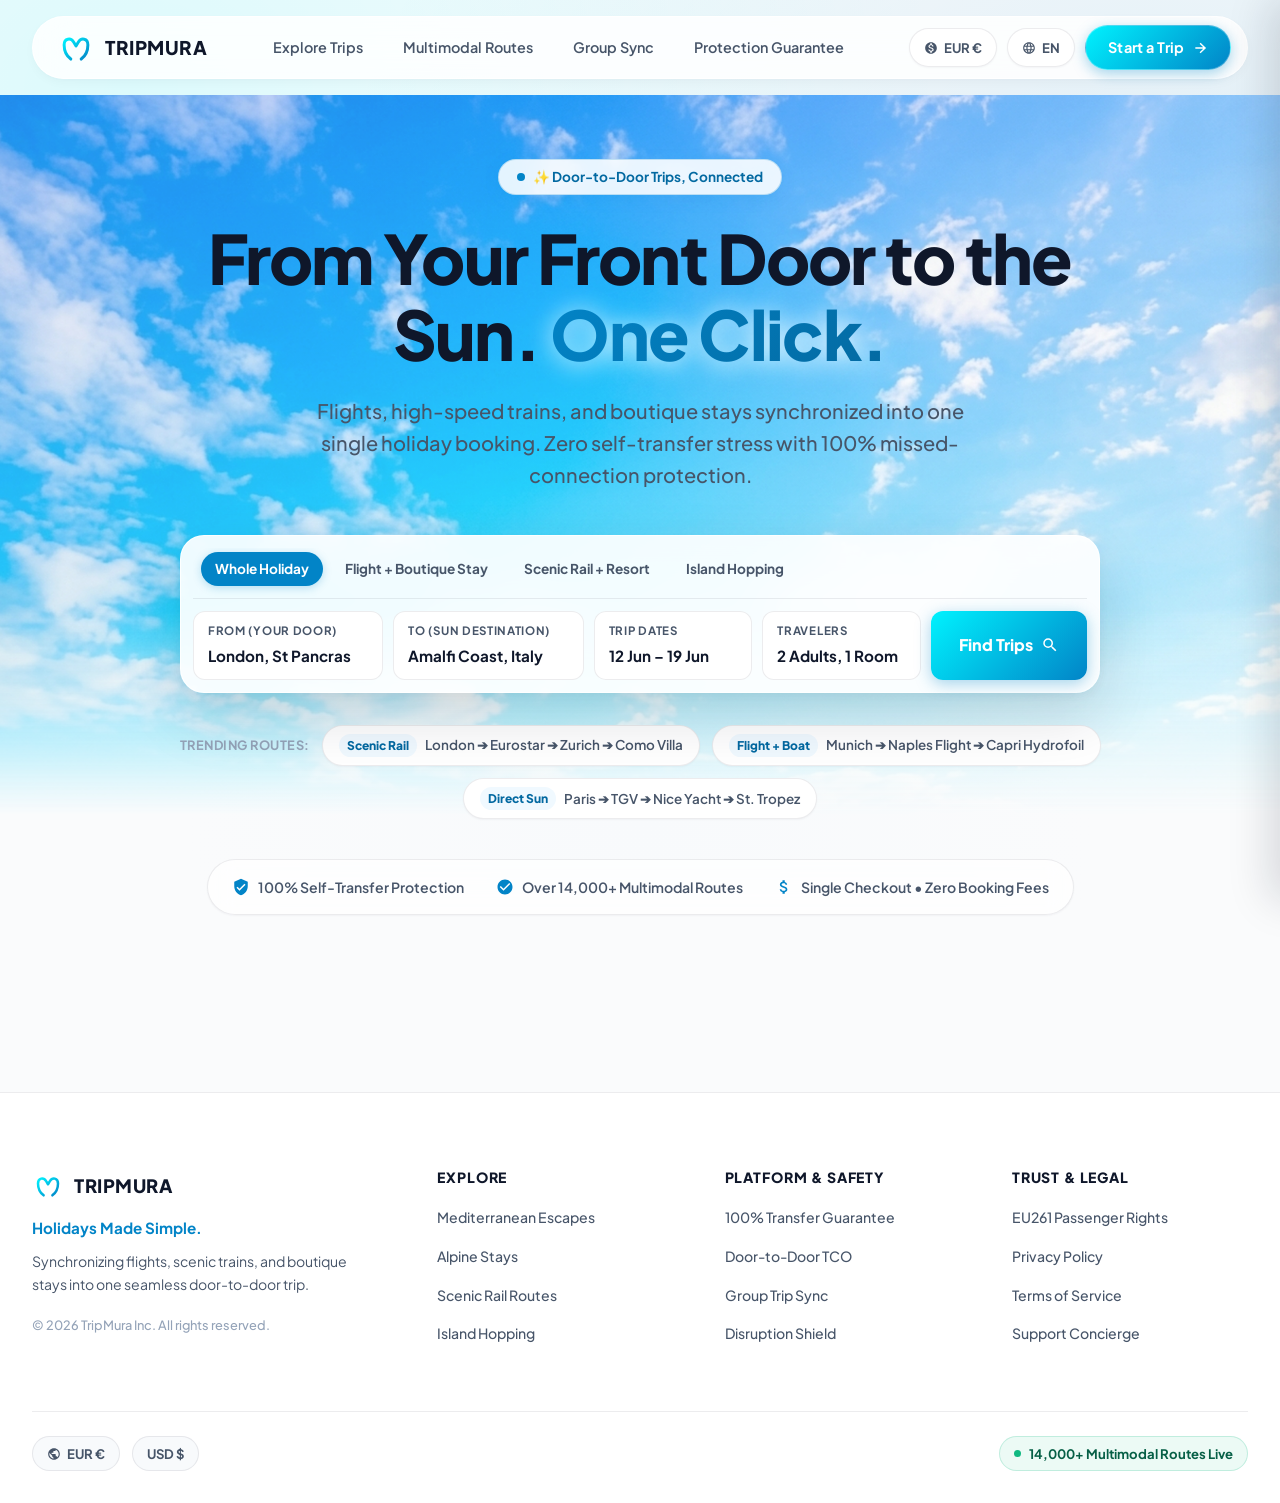
<file: Backups/Step2_Practical_UI_Completed/index.html>
<!DOCTYPE html>
<html lang="en">
<head>
  <meta charset="UTF-8">
  <meta name="viewport" content="width=device-width, initial-scale=1.0">
  <title>TripMura — Holidays Made Simple</title>
  <meta name="description" content="Flights, trains, and boutique stays synchronized into one seamless holiday. Book your whole trip from your front door to the sun in one click with 100% transfer protection.">
  
  <!-- OpenGraph Metadata -->
  <meta property="og:type" content="website">
  <meta property="og:url" content="https://tripmura.com/">
  <meta property="og:title" content="TripMura — Holidays Made Simple">
  <meta property="og:description" content="Your whole holiday, synchronized in one click. Zero transfer stress with 100% self-transfer protection.">
  <meta property="og:image" content="assets/brand/og_preview_sky.png">
  
  <!-- Favicons -->
  <link rel="icon" type="image/svg+xml" href="assets/brand/favicon.svg">
  <link rel="alternate icon" type="image/png" sizes="32x32" href="assets/brand/favicon-32x32.png">
  <link rel="apple-touch-icon" sizes="180x180" href="assets/brand/apple-touch-icon.png">

  <!-- Typography: Google Fonts Plus Jakarta Sans -->
  <link rel="preconnect" href="https://fonts.googleapis.com">
  <link rel="preconnect" href="https://fonts.gstatic.com" crossorigin>
  <link href="https://fonts.googleapis.com/css2?family=Plus+Jakarta+Sans:wght@400;500;600;700;800&display=swap" rel="stylesheet">

  <!-- Design System Stylesheets -->
  <link rel="stylesheet" href="css/tokens.css">
  <link rel="stylesheet" href="css/base.css">
  <link rel="stylesheet" href="css/components.css">
  <link rel="stylesheet" href="css/hero.css">
  <link rel="stylesheet" href="css/footer.css">
</head>
<body>

  <!-- ==========================================================================
       Global Glassmorphism Navigation
       ========================================================================== -->
  <header class="site-header">
    <div class="container">
      <nav class="navbar-shell" aria-label="Main Navigation">
        
        <!-- Brand Logo -->
        <a href="index.html" class="brand-link" aria-label="TripMura Homepage">
          <img src="assets/brand/symbol/tripmura_symbol.svg" alt="TripMura" class="brand-symbol-img" width="38" height="38">
          <span class="brand-wordmark">TRIPMURA</span>
        </a>

        <!-- Desktop Navigation Links -->
        <div class="nav-menu">
          <a href="#explore" class="nav-link">Explore Trips</a>
          <a href="#routes" class="nav-link">Multimodal Routes</a>
          <a href="#group-sync" class="nav-link">Group Sync</a>
          <a href="#guarantee" class="nav-link">Protection Guarantee</a>
        </div>

        <!-- Right Utility Actions -->
        <div class="nav-actions">
          <button class="utility-pill-btn" id="currencyBtn" aria-label="Change currency">
            <svg viewBox="0 0 24 24"><path d="M12 2C6.48 2 2 6.48 2 12s4.48 10 10 10 10-4.48 10-10S17.52 2 12 2zm1.41 16.09V20h-2.67v-1.93c-1.71-.36-3.16-1.46-3.27-3.4h1.96c.1 1.05.82 1.87 2.65 1.87 1.96 0 2.4-.98 2.4-1.59 0-.83-.44-1.61-2.67-2.14-2.48-.6-4.18-1.62-4.18-3.67 0-1.72 1.39-2.84 3.11-3.21V4h2.67v1.95c1.86.45 2.79 1.86 2.85 3.39H14.3c-.05-1.11-.64-1.87-2.22-1.87-1.5 0-2.4.68-2.4 1.64 0 .84.65 1.39 2.67 1.91s4.18 1.39 4.18 3.91c-.01 1.83-1.38 2.83-3.12 3.16z"/></svg>
            <span>EUR €</span>
          </button>

          <button class="utility-pill-btn" aria-label="Language selection">
            <svg viewBox="0 0 24 24"><path d="M11.99 2C6.47 2 2 6.48 2 12s4.47 10 9.99 10C17.52 22 22 17.52 22 12S17.52 2 11.99 2zm6.93 6h-2.95c-.32-1.25-.78-2.45-1.38-3.56 1.84.63 3.37 1.91 4.33 3.56zM12 4.04c.83 1.2 1.48 2.53 1.91 3.96h-3.82c.43-1.43 1.08-2.76 1.91-3.96zM4.26 14C4.1 13.36 4 12.69 4 12s.1-1.36.26-2h3.38c-.08.66-.14 1.32-.14 2 0 .68.06 1.34.14 2H4.26zm.82 2h2.95c.32 1.25.78 2.45 1.38 3.56-1.84-.63-3.37-1.9-4.33-3.56zm2.95-8H5.08c.96-1.66 2.49-2.93 4.33-3.56C8.81 5.55 8.35 6.75 8.03 8zM12 19.96c-.83-1.2-1.48-2.53-1.91-3.96h3.82c-.43 1.43-1.08 2.76-1.91 3.96zM14.34 14H9.66c-.09-.66-.16-1.32-.16-2 0-.68.07-1.35.16-2h4.68c.09.65.16 1.32.16 2 0 .68-.07 1.34-.16 2zm.25 5.56c.6-1.11 1.06-2.31 1.38-3.56h2.95c-.96 1.65-2.49 2.93-4.33 3.56zM16.36 14c.08-.66.14-1.32.14-2 0-.68-.06-1.34-.14-2h3.38c.16.64.26 1.31.26 2s-.1 1.36-.26 2h-3.38z"/></svg>
            <span>EN</span>
          </button>

          <a href="#planner" class="btn-primary">
            <span>Start a Trip</span>
            <svg width="16" height="16" viewBox="0 0 24 24" fill="currentColor"><path d="M5 13h11.86l-5.43 5.43 1.42 1.42L21.14 12l-8.29-7.85-1.42 1.42L16.86 11H5v2z"/></svg>
          </a>

          <!-- Mobile Hamburger Toggle -->
          <button class="mobile-nav-toggle" aria-label="Open mobile menu" aria-expanded="false" aria-controls="mobileDrawer">
            <svg viewBox="0 0 24 24"><path d="M3 18h18v-2H3v2zm0-5h18v-2H3v2zm0-7v2h18V6H3z"/></svg>
          </button>
        </div>

      </nav>
    </div>
  </header>

  <!-- Mobile Navigation Drawer -->
  <div class="mobile-drawer-backdrop" aria-hidden="true"></div>
  <aside class="mobile-drawer" id="mobileDrawer" aria-label="Mobile Navigation Menu">
    <div class="drawer-header">
      <a href="index.html" class="brand-link" aria-label="TripMura Homepage">
        <img src="assets/brand/symbol/tripmura_symbol.svg" alt="TripMura" class="brand-symbol-img" width="34" height="34">
        <span class="brand-wordmark">TRIPMURA</span>
      </a>
      <button class="drawer-close-btn" aria-label="Close mobile menu">
        <svg viewBox="0 0 24 24"><path d="M19 6.41L17.59 5 12 10.59 6.41 5 5 6.41 10.59 12 5 17.59 6.41 19 12 13.41 17.59 19 19 17.59 13.41 12z"/></svg>
      </button>
    </div>
    <nav class="drawer-nav">
      <a href="#explore" class="drawer-link">
        <span>Explore Trips</span>
        <svg width="14" height="14" viewBox="0 0 24 24" fill="currentColor"><path d="M8.59 16.59L13.17 12 8.59 7.41 10 6l6 6-6 6-1.41-1.41z"/></svg>
      </a>
      <a href="#routes" class="drawer-link">
        <span>Multimodal Routes</span>
        <svg width="14" height="14" viewBox="0 0 24 24" fill="currentColor"><path d="M8.59 16.59L13.17 12 8.59 7.41 10 6l6 6-6 6-1.41-1.41z"/></svg>
      </a>
      <a href="#group-sync" class="drawer-link">
        <span>Group Sync</span>
        <svg width="14" height="14" viewBox="0 0 24 24" fill="currentColor"><path d="M8.59 16.59L13.17 12 8.59 7.41 10 6l6 6-6 6-1.41-1.41z"/></svg>
      </a>
      <a href="#guarantee" class="drawer-link">
        <span>Protection Guarantee</span>
        <svg width="14" height="14" viewBox="0 0 24 24" fill="currentColor"><path d="M8.59 16.59L13.17 12 8.59 7.41 10 6l6 6-6 6-1.41-1.41z"/></svg>
      </a>
    </nav>
    <div class="drawer-actions">
      <a href="#planner" class="btn-primary" style="width: 100%;">
        <span>Start a Trip</span>
      </a>
    </div>
  </aside>

  <!-- ==========================================================================
       Atmospheric Mediterranean Hero Stage
       ========================================================================== -->
  <main>
    <section class="hero-section" id="planner">
      
      <!-- Sky Drift Ambient Atmosphere -->
      <div class="hero-atmosphere-container">
        <div class="hero-cloud-drift"></div>
      </div>

      <div class="container">
        <div class="hero-wrapper">
          
          <!-- Micro-Badge -->
          <div class="hero-badge-wrap">
            <div class="micro-badge">
              <span class="badge-pulse-dot"></span>
              <span>✨ Door-to-Door Trips, Connected</span>
            </div>
          </div>

          <!-- Headline -->
          <h1 class="hero-headline">
            From Your Front Door to the Sun. <span class="text-gradient">One Click.</span>
          </h1>

          <!-- Subheadline -->
          <p class="hero-subheadline">
            Flights, high-speed trains, and boutique stays synchronized into one single holiday booking. Zero self-transfer stress with 100% missed-connection protection.
          </p>

          <!-- Multimodal Planner Search Card -->
          <div class="multimodal-search-card">
            
            <!-- Mode Tabs -->
            <div class="search-mode-tabs" role="tablist">
              <button class="search-mode-tab active" role="tab" aria-selected="true">
                <span>Whole Holiday</span>
              </button>
              <button class="search-mode-tab" role="tab" aria-selected="false">
                <span>Flight + Boutique Stay</span>
              </button>
              <button class="search-mode-tab" role="tab" aria-selected="false">
                <span>Scenic Rail + Resort</span>
              </button>
              <button class="search-mode-tab" role="tab" aria-selected="false">
                <span>Island Hopping</span>
              </button>
            </div>

            <!-- Search Inputs -->
            <form class="search-input-grid" onsubmit="event.preventDefault();">
              
              <!-- Origin -->
              <div class="search-field">
                <label class="field-label" for="originInput">From (Your Door)</label>
                <input type="text" id="originInput" class="field-input" value="London, St Pancras" placeholder="City or Station">
              </div>

              <!-- Destination -->
              <div class="search-field">
                <label class="field-label" for="destInput">To (Sun Destination)</label>
                <input type="text" id="destInput" class="field-input" value="Amalfi Coast, Italy" placeholder="Where to?">
              </div>

              <!-- Dates -->
              <div class="search-field">
                <label class="field-label" for="datesInput">Trip Dates</label>
                <input type="text" id="datesInput" class="field-input" value="12 Jun – 19 Jun" placeholder="Select dates">
              </div>

              <!-- Travelers -->
              <div class="search-field">
                <label class="field-label" for="guestsInput">Travelers</label>
                <input type="text" id="guestsInput" class="field-input" value="2 Adults, 1 Room" placeholder="Guests">
              </div>

              <!-- Submit CTA Button -->
              <button type="submit" class="search-cta-btn" aria-label="Find seamless holiday trips">
                <span>Find Trips</span>
                <svg width="18" height="18" viewBox="0 0 24 24" fill="currentColor"><path d="M15.5 14h-.79l-.28-.27A6.471 6.471 0 0 0 16 9.5 6.5 6.5 0 1 0 9.5 16c1.61 0 3.09-.59 4.23-1.57l.27.28v.79l5 4.99L20.49 19l-4.99-5zm-6 0C7.01 14 5 11.99 5 9.5S7.01 5 9.5 5 14 7.01 14 9.5 11.99 14 9.5 14z"/></svg>
              </button>

            </form>
          </div>

          <!-- Route Preview Quick Tags -->
          <div class="hero-route-preview">
            <span style="font-size: 0.8rem; font-weight: 700; color: var(--text-muted); text-transform: uppercase; letter-spacing: 0.5px;">Trending Routes:</span>
            
            <a href="#planner" class="route-pill-item">
              <span class="route-pill-tag">Scenic Rail</span>
              <span>London ➔ Eurostar ➔ Zurich ➔ Como Villa</span>
            </a>
            
            <a href="#planner" class="route-pill-item">
              <span class="route-pill-tag">Flight + Boat</span>
              <span>Munich ➔ Naples Flight ➔ Capri Hydrofoil</span>
            </a>

            <a href="#planner" class="route-pill-item">
              <span class="route-pill-tag">Direct Sun</span>
              <span>Paris ➔ TGV ➔ Nice Yacht ➔ St. Tropez</span>
            </a>
          </div>

          <!-- Social Proof & Trust Bar -->
          <div class="social-proof-bar">
            
            <div class="proof-item">
              <svg class="proof-icon" viewBox="0 0 24 24" fill="currentColor"><path d="M12 1L3 5v6c0 5.55 3.84 10.74 9 12 5.16-1.26 9-6.45 9-12V5l-9-4zm-2 16l-4-4 1.41-1.41L10 14.17l6.59-6.59L18 9l-8 8z"/></svg>
              <span>100% Self-Transfer Protection</span>
            </div>

            <div class="proof-item">
              <svg class="proof-icon" viewBox="0 0 24 24" fill="currentColor"><path d="M12 2C6.48 2 2 6.48 2 12s4.48 10 10 10 10-4.48 10-10S17.52 2 12 2zm-2 15l-5-5 1.41-1.41L10 14.17l7.59-7.59L19 8l-9 9z"/></svg>
              <span>Over 14,000+ Multimodal Routes</span>
            </div>

            <div class="proof-item">
              <svg class="proof-icon" viewBox="0 0 24 24" fill="currentColor"><path d="M11.8 10.9c-2.27-.59-3-1.2-3-2.15 0-1.09 1.01-1.85 2.7-1.85 1.78 0 2.44.85 2.5 2.1h2.21c-.07-1.72-1.12-3.3-3.21-3.81V3h-3v2.16c-1.94.42-3.5 1.68-3.5 3.61 0 2.31 1.91 3.46 4.7 4.13 2.5.6 3 1.48 3 2.41 0 .69-.49 1.79-2.7 1.79-2.06 0-2.87-.92-2.98-2.1h-2.2c.12 2.19 1.76 3.42 3.68 3.83V21h3v-2.15c1.95-.37 3.5-1.5 3.5-3.55 0-2.84-2.43-3.81-4.7-4.4z"/></svg>
              <span>Single Checkout &bull; Zero Booking Fees</span>
            </div>

          </div>

        </div>
      </div>
    </section>
  </main>

  <!-- ==========================================================================
       Luxury Practical UI Footer
       ========================================================================== -->
  <footer class="site-footer">
    <div class="container">
      
      <div class="footer-grid">
        
        <!-- Column 1: Brand & Mission -->
        <div class="footer-brand-col">
          <a href="index.html" class="footer-logo-link" aria-label="TripMura Home">
            <div class="footer-brand-lockup">
              <img src="assets/brand/symbol/tripmura_symbol.svg" alt="TripMura" class="footer-symbol-img" width="32" height="32">
              <span class="footer-wordmark">TRIPMURA</span>
            </div>
          </a>
          <div class="footer-tagline">Holidays Made Simple.</div>
          <p class="footer-desc">
            Synchronizing flights, scenic trains, and boutique stays into one seamless door-to-door trip.
          </p>
          <div class="footer-copyright">
            &copy; 2026 TripMura Inc. All rights reserved.
          </div>
        </div>

        <!-- Column 2: Explore -->
        <div class="footer-nav-col">
          <h4 class="footer-col-title">Explore</h4>
          <ul class="footer-links">
            <li><a href="#explore" class="footer-link">Mediterranean Escapes</a></li>
            <li><a href="#explore" class="footer-link">Alpine Stays</a></li>
            <li><a href="#routes" class="footer-link">Scenic Rail Routes</a></li>
            <li><a href="#routes" class="footer-link">Island Hopping</a></li>
          </ul>
        </div>

        <!-- Column 3: Platform & Safety -->
        <div class="footer-nav-col">
          <h4 class="footer-col-title">Platform & Safety</h4>
          <ul class="footer-links">
            <li><a href="#guarantee" class="footer-link">100% Transfer Guarantee</a></li>
            <li><a href="#planner" class="footer-link">Door-to-Door TCO</a></li>
            <li><a href="#group-sync" class="footer-link">Group Trip Sync</a></li>
            <li><a href="#guarantee" class="footer-link">Disruption Shield</a></li>
          </ul>
        </div>

        <!-- Column 4: Trust & Legal -->
        <div class="footer-nav-col">
          <h4 class="footer-col-title">Trust & Legal</h4>
          <ul class="footer-links">
            <li><a href="#rights" class="footer-link">EU261 Passenger Rights</a></li>
            <li><a href="#privacy" class="footer-link">Privacy Policy</a></li>
            <li><a href="#terms" class="footer-link">Terms of Service</a></li>
            <li><a href="#support" class="footer-link">Support Concierge</a></li>
          </ul>
        </div>

      </div>

      <!-- Bottom Sub-Bar -->
      <div class="footer-sub-bar">
        <div class="footer-sub-left">
          <div class="footer-region-select">
            <svg width="14" height="14" viewBox="0 0 24 24" fill="currentColor"><path d="M12 2C6.48 2 2 6.48 2 12s4.48 10 10 10 10-4.48 10-10S17.52 2 12 2zm-1 17.93c-3.95-.49-7-3.85-7-7.93 0-.62.08-1.21.21-1.79L9 15v1c0 1.1.9 2 2 2v1.93zm6.9-2.54c-.26-.81-1-1.39-1.9-1.39h-1v-3c0-.55-.45-1-1-1H8v-2h2c.55 0 1-.45 1-1V7h2c1.1 0 2-.9 2-2v-.41c2.93 1.19 5 4.06 5 7.41 0 2.08-.8 3.97-2.1 5.39z"/></svg>
            <span>EUR €</span>
          </div>
          <div class="footer-region-select">
            <span>USD $</span>
          </div>
        </div>

        <div class="footer-status-pill">
          <span class="status-dot"></span>
          <span>14,000+ Multimodal Routes Live</span>
        </div>
      </div>

    </div>
  </footer>

  <!-- Scripts -->
  <script src="js/nav.js"></script>
  <script src="js/app.js"></script>
</body>
</html>
</file>
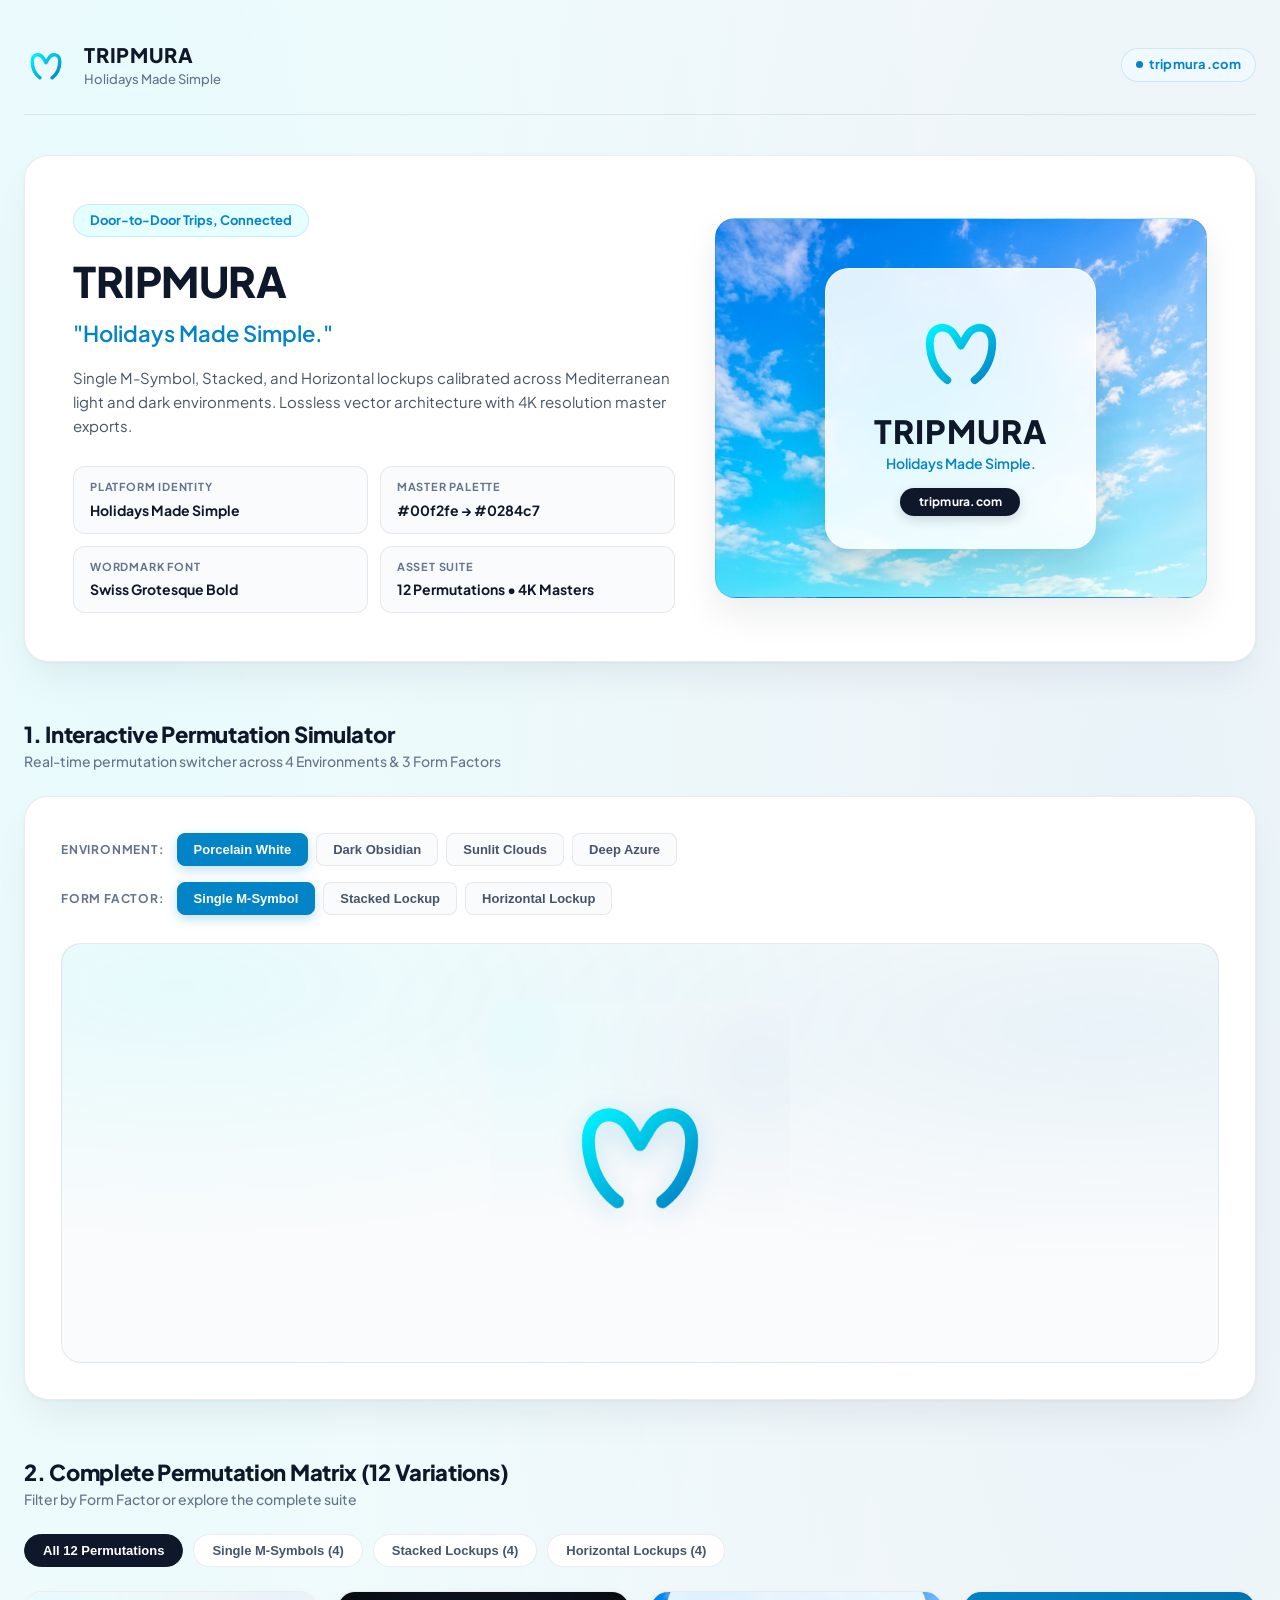
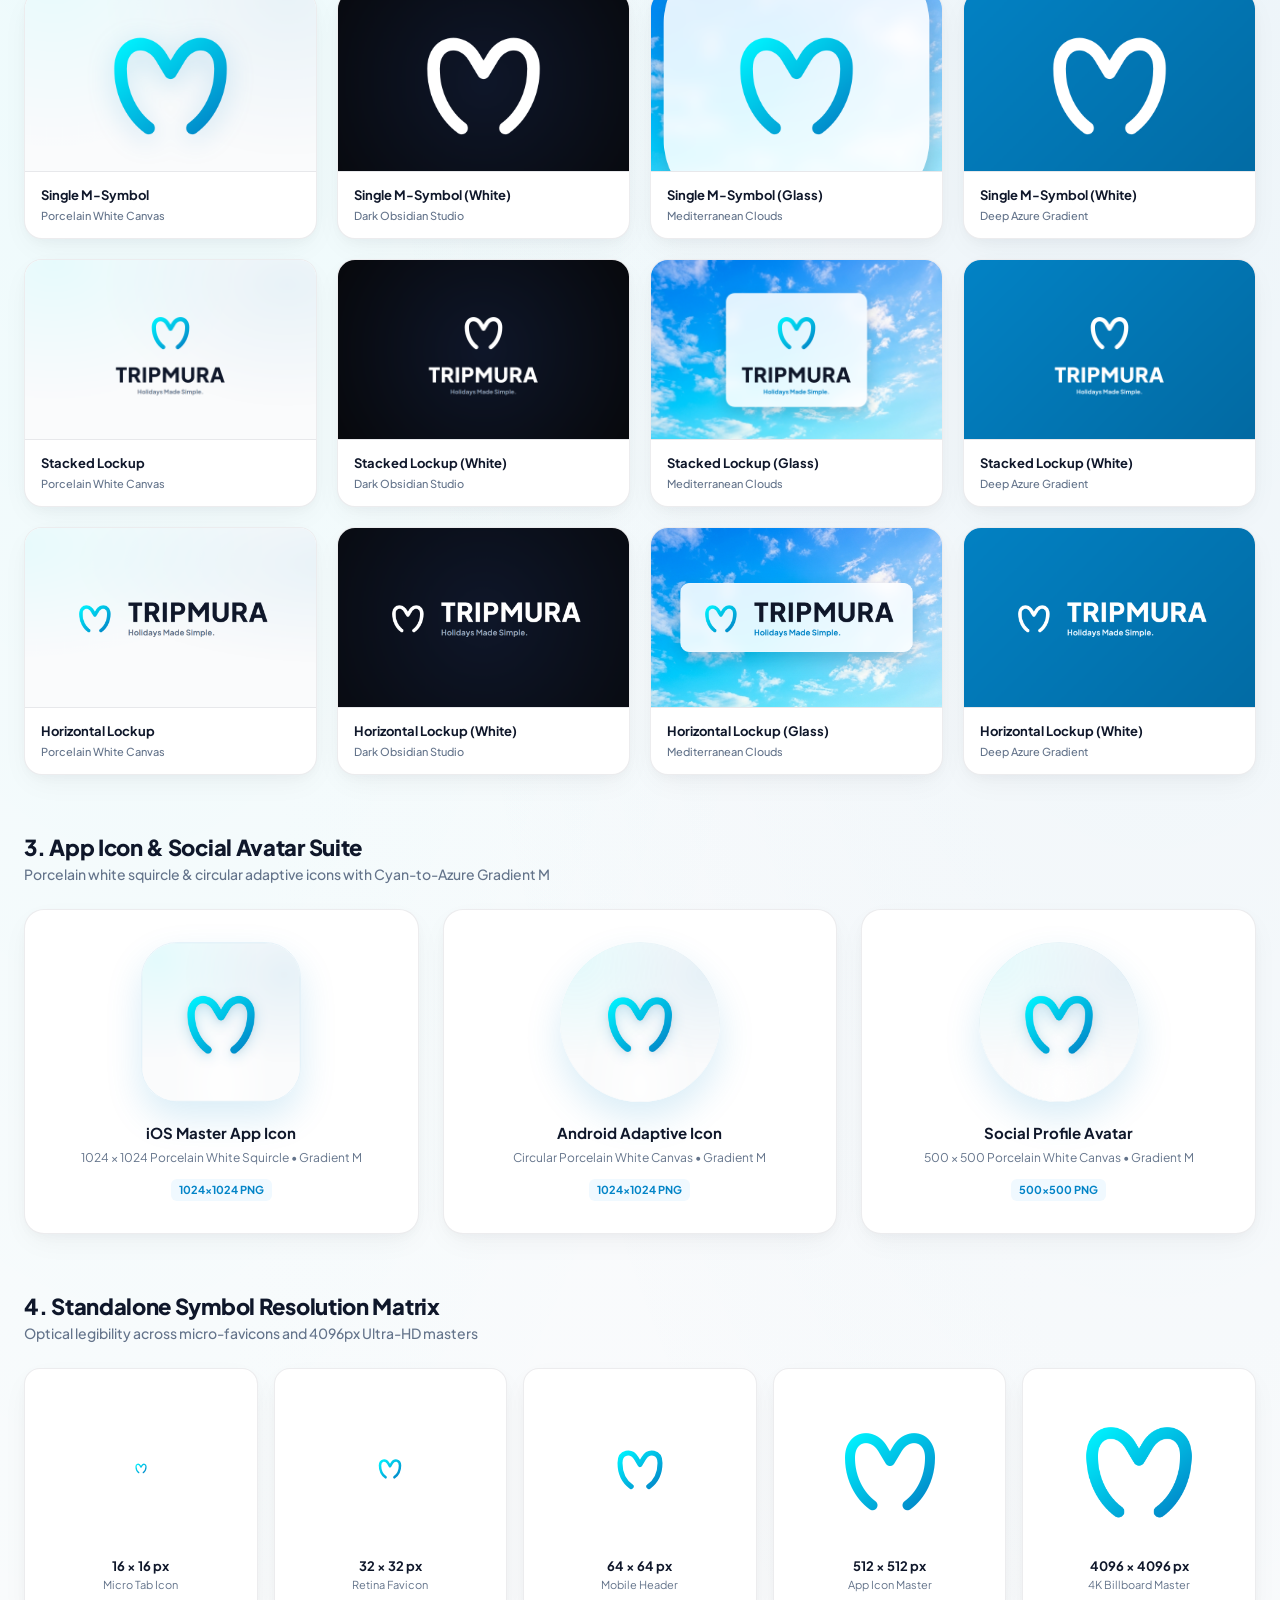
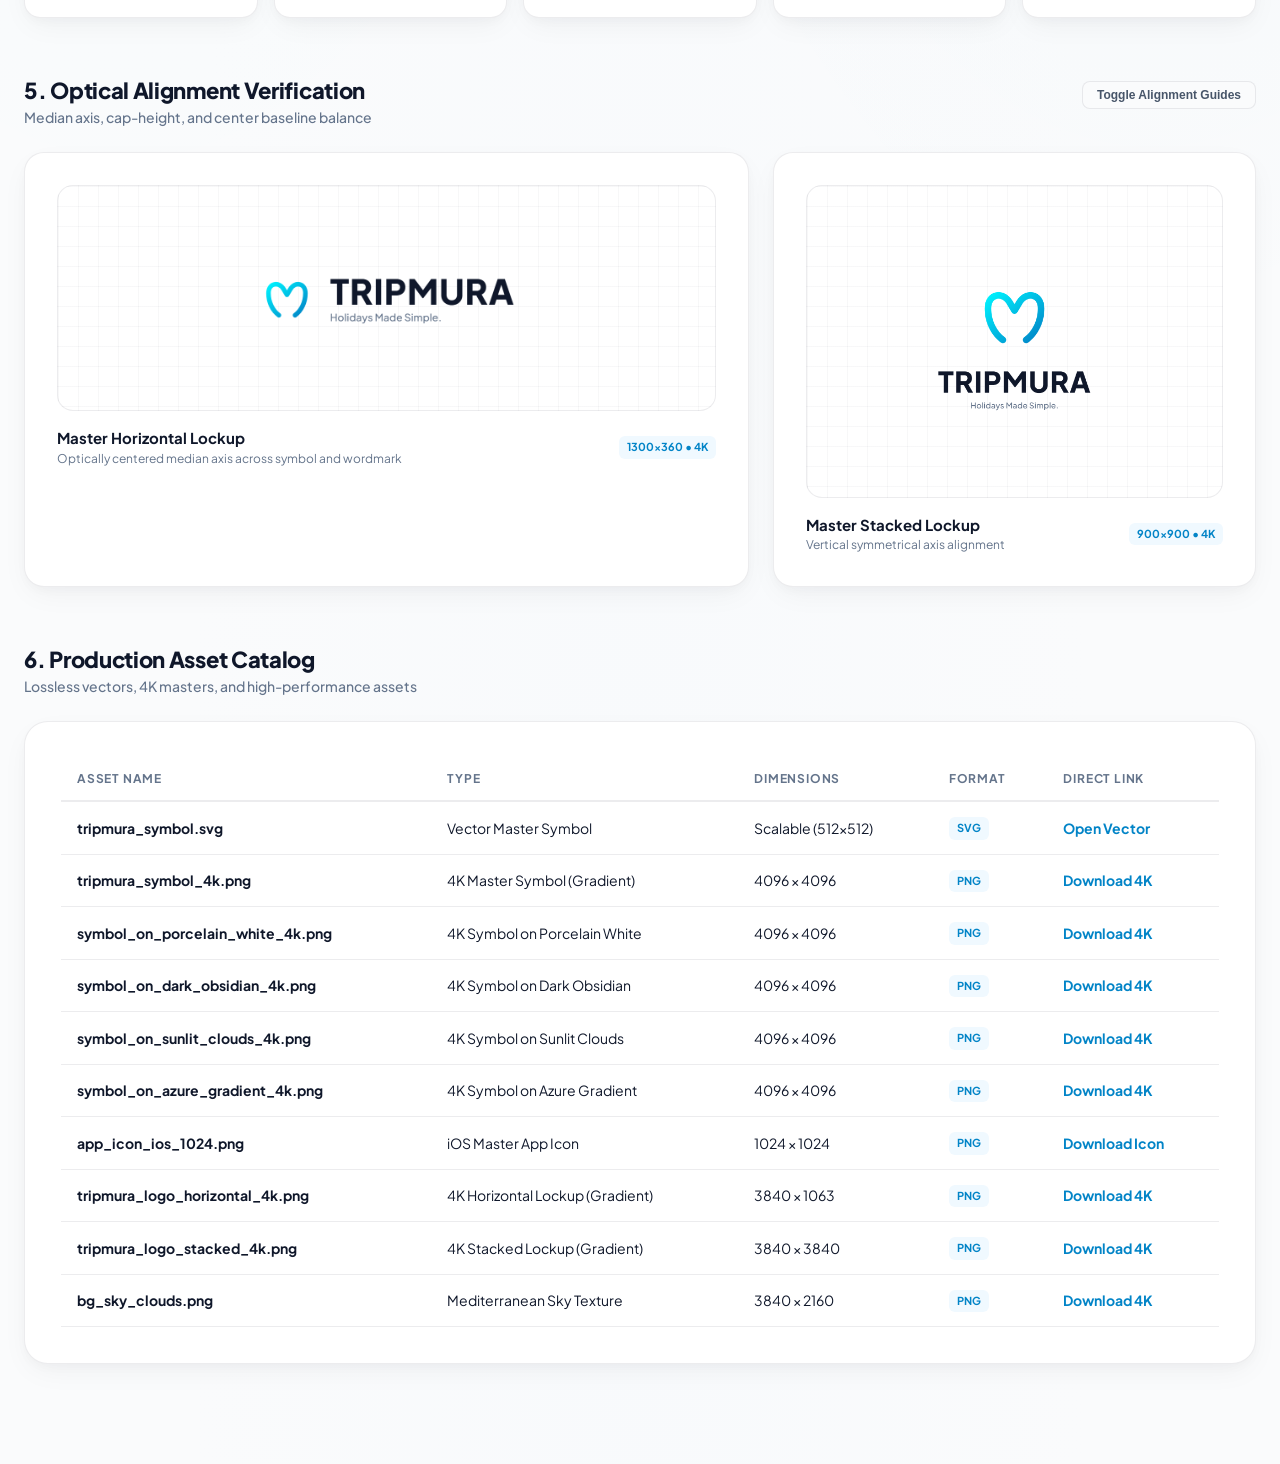
<file: preview.html>
<!DOCTYPE html>
<html lang="en">
<head>
  <meta charset="UTF-8">
  <meta name="viewport" content="width=device-width, initial-scale=1.0">
  <title>TripMura — Holidays Made Simple</title>
  <link rel="icon" type="image/svg+xml" href="assets/brand/favicon.svg">
  <link rel="alternate icon" type="image/png" sizes="32x32" href="assets/brand/favicon-32x32.png">
  <link rel="apple-touch-icon" sizes="180x180" href="assets/brand/apple-touch-icon.png">
  <link rel="preconnect" href="https://fonts.googleapis.com">
  <link rel="preconnect" href="https://fonts.gstatic.com" crossorigin>
  <link href="https://fonts.googleapis.com/css2?family=Plus+Jakarta+Sans:wght@400;500;600;700;800&display=swap" rel="stylesheet">
  <!-- Travelpayouts Drive Verification Script (Partner: 575598) -->
  <script nowprocket data-noptimize="1" data-cfasync="false" data-wpfc-render="false" seraph-accel-crit="1" data-no-defer="1" data-cmp-ab="2">
    (function () {
        var script = document.createElement("script");
        script.async = 1;
        script.setAttribute("data-cmp-ab","2");
        script.src = 'https://tp-em.com/NTc1NTk4.js?t=575598';
        document.head.appendChild(script);
    })();
  </script>
  <style>
    :root {
      --bg-porcelain: #fafbfc;
      --bg-white: #ffffff;
      --bg-obsidian: #07080b;
      --bg-sand: #f8fafc;
      --text-slate-900: #0f172a;
      --text-slate-600: #475569;
      --text-slate-500: #64748b;
      --cyan-electric: #00f2fe;
      --azure-600: #0284c7;
      --azure-700: #0369a1;
      --azure-50: #f0f9ff;
      --border-light: rgba(15, 23, 42, 0.08);
      --shadow-soft: 0 10px 30px -5px rgba(15, 23, 42, 0.05), 0 4px 12px -2px rgba(15, 23, 42, 0.03);
      --shadow-card: 0 20px 40px -10px rgba(15, 23, 42, 0.08), 0 1px 3px rgba(15, 23, 42, 0.04);
      --font-brand: 'Plus Jakarta Sans', -apple-system, BlinkMacSystemFont, 'Segoe UI', Roboto, sans-serif;
    }

    * {
      box-sizing: border-box;
      margin: 0;
      padding: 0;
    }

    body {
      background-color: var(--bg-porcelain);
      background-image: 
        radial-gradient(at 10% 10%, rgba(0, 242, 254, 0.08) 0px, transparent 50%),
        radial-gradient(at 90% 20%, rgba(2, 132, 199, 0.07) 0px, transparent 50%),
        radial-gradient(at 50% 90%, rgba(248, 250, 252, 1) 0px, transparent 50%);
      color: var(--text-slate-900);
      font-family: var(--font-brand);
      -webkit-font-smoothing: antialiased;
      line-height: 1.5;
      padding: 40px 24px 100px;
    }

    .container {
      max-width: 1280px;
      margin: 0 auto;
    }

    /* Header */
    .header {
      display: flex;
      justify-content: space-between;
      align-items: center;
      padding-bottom: 24px;
      border-bottom: 1px solid var(--border-light);
      margin-bottom: 40px;
    }

    .header-left {
      display: flex;
      align-items: center;
      gap: 16px;
    }

    .header-logo {
      width: 44px;
      height: 44px;
    }

    .header-title-group h1 {
      font-size: 20px;
      font-weight: 800;
      letter-spacing: 0.8px;
      color: var(--text-slate-900);
    }

    .header-title-group p {
      font-size: 13px;
      color: var(--text-slate-500);
      font-weight: 500;
    }

    .header-badges {
      display: flex;
      gap: 10px;
    }

    .brand-badge {
      display: inline-flex;
      align-items: center;
      gap: 6px;
      background: var(--azure-50);
      color: var(--azure-600);
      padding: 6px 14px;
      border-radius: 9999px;
      font-size: 13px;
      font-weight: 700;
      letter-spacing: 0.3px;
      border: 1px solid rgba(2, 132, 199, 0.15);
    }

    .badge-dot {
      width: 7px;
      height: 7px;
      background: var(--azure-600);
      border-radius: 50%;
    }

    /* Section Styling */
    .section-title-wrap {
      margin-bottom: 24px;
      display: flex;
      justify-content: space-between;
      align-items: baseline;
    }

    .section-title {
      font-size: 22px;
      font-weight: 800;
      color: var(--text-slate-900);
      letter-spacing: -0.3px;
    }

    .section-subtitle {
      font-size: 14px;
      color: var(--text-slate-500);
      font-weight: 500;
    }

    /* Hero Banner */
    .hero-banner {
      background: var(--bg-white);
      border-radius: 24px;
      padding: 48px;
      border: 1px solid var(--border-light);
      box-shadow: var(--shadow-card);
      display: grid;
      grid-template-columns: 1.1fr 0.9fr;
      gap: 40px;
      align-items: center;
      margin-bottom: 56px;
      position: relative;
      overflow: hidden;
    }

    .hero-meta {
      display: inline-flex;
      align-items: center;
      gap: 8px;
      background: rgba(0, 242, 254, 0.1);
      color: #0284c7;
      padding: 6px 16px;
      border-radius: 9999px;
      font-size: 13px;
      font-weight: 700;
      margin-bottom: 20px;
      border: 1px solid rgba(2, 132, 199, 0.15);
    }

    .hero-title {
      font-size: 42px;
      font-weight: 800;
      line-height: 1.15;
      letter-spacing: -0.5px;
      color: var(--text-slate-900);
      margin-bottom: 12px;
    }

    .hero-tagline {
      font-size: 22px;
      font-weight: 600;
      color: var(--azure-600);
      margin-bottom: 16px;
    }

    .hero-desc {
      font-size: 15px;
      color: var(--text-slate-600);
      line-height: 1.6;
      margin-bottom: 28px;
    }

    .spec-grid {
      display: grid;
      grid-template-columns: repeat(2, 1fr);
      gap: 12px;
    }

    .spec-card {
      background: var(--bg-porcelain);
      border: 1px solid var(--border-light);
      border-radius: 12px;
      padding: 12px 16px;
    }

    .spec-label {
      font-size: 11px;
      text-transform: uppercase;
      letter-spacing: 0.8px;
      color: var(--text-slate-500);
      font-weight: 700;
      margin-bottom: 4px;
    }

    .spec-val {
      font-size: 14px;
      font-weight: 700;
      color: var(--text-slate-900);
    }

    .hero-sky-stage {
      background-image: url('assets/brand/backgrounds/bg_sky_clouds.png');
      background-size: cover;
      background-position: center;
      border: 1px solid var(--border-light);
      border-radius: 20px;
      height: 380px;
      display: flex;
      align-items: center;
      justify-content: center;
      position: relative;
      box-shadow: 0 16px 36px rgba(15, 23, 42, 0.08);
      overflow: hidden;
    }

    .hero-glass-box {
      background: rgba(255, 255, 255, 0.88);
      backdrop-filter: blur(20px);
      -webkit-backdrop-filter: blur(20px);
      border: 1px solid rgba(255, 255, 255, 0.85);
      border-radius: 24px;
      padding: 32px 48px;
      box-shadow: 0 20px 45px rgba(15, 23, 42, 0.15);
      display: flex;
      flex-direction: column;
      align-items: center;
      text-align: center;
    }

    .hero-glass-box img {
      width: 100px;
      height: 100px;
      margin-bottom: 14px;
    }

    .hero-glass-title {
      font-size: 32px;
      font-weight: 800;
      color: var(--text-slate-900);
      letter-spacing: 1px;
      line-height: 1;
    }

    .hero-glass-sub {
      font-size: 14px;
      font-weight: 600;
      color: var(--azure-600);
      margin-top: 6px;
    }

    .hero-glass-badge {
      display: inline-block;
      margin-top: 14px;
      padding: 5px 18px;
      background: var(--text-slate-900);
      border-radius: 9999px;
      font-size: 12px;
      font-weight: 700;
      letter-spacing: 0.3px;
      color: #ffffff;
      box-shadow: 0 4px 12px rgba(15, 23, 42, 0.15);
    }

    /* Section 1: Interactive 3x4 Matrix Simulator */
    .simulator-card {
      background: var(--bg-white);
      border: 1px solid var(--border-light);
      border-radius: 24px;
      padding: 36px;
      box-shadow: var(--shadow-card);
      margin-bottom: 56px;
    }

    .sim-bar {
      display: flex;
      flex-wrap: wrap;
      justify-content: space-between;
      gap: 16px;
      margin-bottom: 28px;
      align-items: center;
    }

    .sim-group {
      display: flex;
      gap: 8px;
      align-items: center;
    }

    .sim-group-label {
      font-size: 12px;
      font-weight: 700;
      text-transform: uppercase;
      letter-spacing: 0.8px;
      color: var(--text-slate-500);
      margin-right: 4px;
    }

    .sim-btn {
      padding: 8px 16px;
      border-radius: 8px;
      font-size: 13px;
      font-weight: 700;
      cursor: pointer;
      border: 1px solid var(--border-light);
      background: var(--bg-porcelain);
      color: var(--text-slate-600);
      transition: all 0.2s;
    }

    .sim-btn.active {
      background: var(--azure-600);
      color: #ffffff;
      border-color: var(--azure-600);
      box-shadow: 0 4px 12px rgba(2, 132, 199, 0.25);
    }

    .sim-stage-main {
      height: 420px;
      border-radius: 20px;
      display: flex;
      align-items: center;
      justify-content: center;
      transition: all 0.4s ease;
      background-size: cover;
      background-position: center;
      position: relative;
      overflow: hidden;
      border: 1px solid var(--border-light);
      padding: 32px;
    }

    .sim-stage-main.mode-white {
      background-color: #fafbfc;
      background-image: radial-gradient(at 10% 10%, rgba(0, 242, 254, 0.08) 0px, transparent 50%),
                        radial-gradient(at 90% 20%, rgba(2, 132, 199, 0.07) 0px, transparent 50%);
    }

    .sim-stage-main.mode-dark {
      background-color: #07080b;
      background-image: radial-gradient(circle at center, #0f172a 0%, #07080b 100%);
    }

    .sim-stage-main.mode-sky {
      background-image: url('assets/brand/backgrounds/bg_sky_clouds.png');
    }

    .sim-stage-main.mode-azure {
      background: linear-gradient(135deg, #0284c7 0%, #0369a1 100%);
    }

    .sim-img-viewer {
      max-width: 90%;
      max-height: 85%;
      object-fit: contain;
      transition: opacity 0.2s ease;
    }

    /* Section 2: 12-Card Permutation Matrix */
    .matrix-tabs {
      display: flex;
      gap: 10px;
      margin-bottom: 24px;
    }

    .matrix-tab-btn {
      padding: 8px 18px;
      border-radius: 9999px;
      font-size: 13px;
      font-weight: 700;
      cursor: pointer;
      border: 1px solid var(--border-light);
      background: var(--bg-white);
      color: var(--text-slate-600);
      transition: all 0.2s;
    }

    .matrix-tab-btn.active {
      background: var(--text-slate-900);
      color: #ffffff;
      border-color: var(--text-slate-900);
    }

    .matrix-grid {
      display: grid;
      grid-template-columns: repeat(4, 1fr);
      gap: 20px;
      margin-bottom: 56px;
    }

    .matrix-card {
      background: var(--bg-white);
      border: 1px solid var(--border-light);
      border-radius: 18px;
      overflow: hidden;
      box-shadow: var(--shadow-soft);
      transition: transform 0.2s, box-shadow 0.2s;
    }

    .matrix-card:hover {
      transform: translateY(-4px);
      box-shadow: var(--shadow-card);
    }

    .matrix-img-box {
      width: 100%;
      height: 180px;
      background: #fafbfc;
      display: flex;
      align-items: center;
      justify-content: center;
      border-bottom: 1px solid var(--border-light);
      overflow: hidden;
    }

    .matrix-img-box img {
      width: 100%;
      height: 100%;
      object-fit: cover;
    }

    .matrix-meta {
      padding: 14px 16px;
    }

    .matrix-title {
      font-size: 13px;
      font-weight: 700;
      color: var(--text-slate-900);
      margin-bottom: 2px;
    }

    .matrix-env {
      font-size: 11px;
      color: var(--text-slate-500);
      font-weight: 500;
    }

    /* Section 3: App Icons & Avatars */
    .app-icon-grid {
      display: grid;
      grid-template-columns: repeat(3, 1fr);
      gap: 24px;
      margin-bottom: 56px;
    }

    .app-icon-card {
      background: var(--bg-white);
      border: 1px solid var(--border-light);
      border-radius: 20px;
      padding: 32px 24px;
      box-shadow: var(--shadow-soft);
      display: flex;
      flex-direction: column;
      align-items: center;
      text-align: center;
    }

    .app-icon-img-box {
      width: 160px;
      height: 160px;
      display: flex;
      align-items: center;
      justify-content: center;
      margin-bottom: 20px;
    }

    .app-icon-img-box img {
      max-width: 100%;
      max-height: 100%;
      object-fit: contain;
    }

    /* Section 4: Standalone Multi-Resolution Scale Matrix */
    .resolution-grid {
      display: grid;
      grid-template-columns: repeat(5, 1fr);
      gap: 16px;
      margin-bottom: 56px;
    }

    .res-card {
      background: var(--bg-white);
      border: 1px solid var(--border-light);
      border-radius: 16px;
      padding: 24px 16px;
      text-align: center;
      box-shadow: var(--shadow-soft);
      display: flex;
      flex-direction: column;
      align-items: center;
      justify-content: space-between;
      min-height: 190px;
    }

    .res-stage {
      flex: 1;
      display: flex;
      align-items: center;
      justify-content: center;
      width: 100%;
    }

    .res-meta {
      margin-top: 14px;
      font-size: 13px;
      font-weight: 700;
      color: var(--text-slate-900);
    }

    .res-sub {
      font-size: 11px;
      color: var(--text-slate-500);
    }

    /* Section 5: Optical Alignment Verification */
    .alignment-grid {
      display: grid;
      grid-template-columns: 1.2fr 0.8fr;
      gap: 24px;
      margin-bottom: 56px;
    }

    .align-card {
      background: var(--bg-white);
      border: 1px solid var(--border-light);
      border-radius: 20px;
      padding: 32px;
      box-shadow: var(--shadow-soft);
      position: relative;
    }

    .align-card-stage {
      background: #ffffff;
      border: 1px solid var(--border-light);
      border-radius: 16px;
      padding: 36px 24px;
      display: flex;
      align-items: center;
      justify-content: center;
      position: relative;
      margin-bottom: 16px;
      min-height: 220px;
      background-image: linear-gradient(rgba(15, 23, 42, 0.03) 1px, transparent 1px),
                        linear-gradient(90deg, rgba(15, 23, 42, 0.03) 1px, transparent 1px);
      background-size: 20px 20px;
    }

    .guide-line-h {
      position: absolute;
      left: 0;
      right: 0;
      top: 50%;
      height: 1px;
      background: rgba(2, 132, 199, 0.35);
      pointer-events: none;
      border-top: 1px dashed #0284c7;
      display: none;
    }

    .guide-line-v {
      position: absolute;
      top: 0;
      bottom: 0;
      left: 50%;
      width: 1px;
      background: rgba(2, 132, 199, 0.35);
      pointer-events: none;
      border-left: 1px dashed #0284c7;
      display: none;
    }

    .guides-active .guide-line-h,
    .guides-active .guide-line-v {
      display: block;
    }

    .align-toggle-btn {
      padding: 6px 14px;
      background: var(--bg-porcelain);
      border: 1px solid var(--border-light);
      border-radius: 8px;
      font-size: 12px;
      font-weight: 700;
      color: var(--text-slate-600);
      cursor: pointer;
      transition: all 0.2s;
    }

    .align-toggle-btn.active {
      background: var(--azure-600);
      color: #ffffff;
      border-color: var(--azure-600);
    }

    /* Section 6: Production 4K Asset Catalog */
    .asset-catalog-card {
      background: var(--bg-white);
      border: 1px solid var(--border-light);
      border-radius: 24px;
      padding: 36px;
      box-shadow: var(--shadow-soft);
    }

    .catalog-table {
      width: 100%;
      border-collapse: collapse;
      font-size: 14px;
    }

    .catalog-table th {
      text-align: left;
      padding: 12px 16px;
      border-bottom: 2px solid var(--border-light);
      color: var(--text-slate-500);
      font-size: 12px;
      text-transform: uppercase;
      letter-spacing: 0.8px;
    }

    .catalog-table td {
      padding: 14px 16px;
      border-bottom: 1px solid var(--border-light);
      color: var(--text-slate-900);
    }

    .catalog-table tr:hover td {
      background: #fafbfc;
    }

    .badge-fmt {
      display: inline-block;
      padding: 3px 8px;
      border-radius: 6px;
      font-size: 11px;
      font-weight: 700;
      background: var(--azure-50);
      color: var(--azure-600);
    }

    .download-link {
      color: var(--azure-600);
      font-weight: 700;
      text-decoration: none;
      display: inline-flex;
      align-items: center;
      gap: 4px;
    }

    .download-link:hover {
      text-decoration: underline;
    }

    @media (max-width: 900px) {
      .hero-banner, .sim-stage-dual, .alignment-grid, .app-icon-grid {
        grid-template-columns: 1fr;
      }
      .matrix-grid {
        grid-template-columns: repeat(2, 1fr);
      }
      .resolution-grid {
        grid-template-columns: repeat(2, 1fr);
      }
    }
  </style>

  <!-- Travelpayouts Drive Verification Script (Partner: 575598) -->
  <script nowprocket data-noptimize="1" data-cfasync="false" data-wpfc-render="false" seraph-accel-crit="1" data-no-defer="1" data-cmp-ab="2">
    (function () {
        var script = document.createElement("script");
        script.async = 1;
        script.setAttribute("data-cmp-ab","2");
        script.src = 'https://tp-em.com/NTc1NTk4.js?t=575598';
        document.head.appendChild(script);
    })();
  </script>
</head>
<body>

  <div class="container">

    <!-- Header -->
    <header class="header">
      <div class="header-left">
        <img src="assets/brand/symbol/tripmura_symbol.svg" alt="TripMura" class="header-logo">
        <div class="header-title-group">
          <h1>TRIPMURA</h1>
          <p>Holidays Made Simple</p>
        </div>
      </div>
      <div class="header-badges">
        <div class="brand-badge">
          <span class="badge-dot"></span>
          tripmura.com
        </div>
      </div>
    </header>

    <!-- Hero Banner -->
    <section class="hero-banner">
      <div class="hero-text">
        <div class="hero-meta">Door-to-Door Trips, Connected</div>
        <h2 class="hero-title">TRIPMURA</h2>
        <div class="hero-tagline">"Holidays Made Simple."</div>
        <p class="hero-desc">
          Single M-Symbol, Stacked, and Horizontal lockups calibrated across Mediterranean light and dark environments. Lossless vector architecture with 4K resolution master exports.
        </p>
        <div class="spec-grid">
          <div class="spec-card">
            <div class="spec-label">Platform Identity</div>
            <div class="spec-val">Holidays Made Simple</div>
          </div>
          <div class="spec-card">
            <div class="spec-label">Master Palette</div>
            <div class="spec-val">#00f2fe &rarr; #0284c7</div>
          </div>
          <div class="spec-card">
            <div class="spec-label">Wordmark Font</div>
            <div class="spec-val">Swiss Grotesque Bold</div>
          </div>
          <div class="spec-card">
            <div class="spec-label">Asset Suite</div>
            <div class="spec-val">12 Permutations &bull; 4K Masters</div>
          </div>
        </div>
      </div>

      <div class="hero-sky-stage">
        <div class="hero-glass-box">
          <img src="assets/brand/symbol/tripmura_symbol.svg" alt="TripMura Symbol">
          <div class="hero-glass-title">TRIPMURA</div>
          <div class="hero-glass-sub">Holidays Made Simple.</div>
          <div class="hero-glass-badge">tripmura.com</div>
        </div>
      </div>
    </section>

    <!-- Section 1: Interactive 3x4 Matrix Simulator -->
    <div class="section-title-wrap">
      <div>
        <h3 class="section-title">1. Interactive Permutation Simulator</h3>
        <p class="section-subtitle">Real-time permutation switcher across 4 Environments & 3 Form Factors</p>
      </div>
    </div>

    <div class="simulator-card">
      <div class="sim-bar">
        <div class="sim-group">
          <span class="sim-group-label">Environment:</span>
          <button class="sim-btn active" id="envWhite" onclick="setSimEnv('white')">Porcelain White</button>
          <button class="sim-btn" id="envDark" onclick="setSimEnv('dark')">Dark Obsidian</button>
          <button class="sim-btn" id="envSky" onclick="setSimEnv('sky')">Sunlit Clouds</button>
          <button class="sim-btn" id="envAzure" onclick="setSimEnv('azure')">Deep Azure</button>
        </div>

        <div class="sim-group">
          <span class="sim-group-label">Form Factor:</span>
          <button class="sim-btn active" id="formSymbol" onclick="setSimForm('symbol')">Single M-Symbol</button>
          <button class="sim-btn" id="formStacked" onclick="setSimForm('stacked')">Stacked Lockup</button>
          <button class="sim-btn" id="formHorizontal" onclick="setSimForm('horizontal')">Horizontal Lockup</button>
        </div>
      </div>

      <div class="sim-stage-main mode-white" id="simStageMain">
        <img id="simViewerImg" class="sim-img-viewer" src="assets/brand/showcase/symbol_on_white.png" alt="Simulator Output">
      </div>
    </div>

    <!-- Section 2: 12-Card Permutation Matrix -->
    <div class="section-title-wrap">
      <div>
        <h3 class="section-title">2. Complete Permutation Matrix (12 Variations)</h3>
        <p class="section-subtitle">Filter by Form Factor or explore the complete suite</p>
      </div>
    </div>

    <div class="matrix-tabs">
      <button class="matrix-tab-btn active" onclick="filterMatrix('all', this)">All 12 Permutations</button>
      <button class="matrix-tab-btn" onclick="filterMatrix('symbol', this)">Single M-Symbols (4)</button>
      <button class="matrix-tab-btn" onclick="filterMatrix('stacked', this)">Stacked Lockups (4)</button>
      <button class="matrix-tab-btn" onclick="filterMatrix('horizontal', this)">Horizontal Lockups (4)</button>
    </div>

    <div class="matrix-grid" id="matrixGrid">
      <!-- Row 1: Symbols -->
      <div class="matrix-card" data-form="symbol">
        <div class="matrix-img-box">
          <img src="assets/brand/showcase/symbol_on_white.png" alt="Symbol on White">
        </div>
        <div class="matrix-meta">
          <div class="matrix-title">Single M-Symbol</div>
          <div class="matrix-env">Porcelain White Canvas</div>
        </div>
      </div>

      <div class="matrix-card" data-form="symbol">
        <div class="matrix-img-box">
          <img src="assets/brand/showcase/symbol_on_dark.png" alt="Symbol on Dark">
        </div>
        <div class="matrix-meta">
          <div class="matrix-title">Single M-Symbol (White)</div>
          <div class="matrix-env">Dark Obsidian Studio</div>
        </div>
      </div>

      <div class="matrix-card" data-form="symbol">
        <div class="matrix-img-box">
          <img src="assets/brand/showcase/symbol_on_clouds.png" alt="Symbol on Clouds">
        </div>
        <div class="matrix-meta">
          <div class="matrix-title">Single M-Symbol (Glass)</div>
          <div class="matrix-env">Mediterranean Clouds</div>
        </div>
      </div>

      <div class="matrix-card" data-form="symbol">
        <div class="matrix-img-box">
          <img src="assets/brand/showcase/symbol_on_azure.png" alt="Symbol on Azure">
        </div>
        <div class="matrix-meta">
          <div class="matrix-title">Single M-Symbol (White)</div>
          <div class="matrix-env">Deep Azure Gradient</div>
        </div>
      </div>

      <!-- Row 2: Stacked -->
      <div class="matrix-card" data-form="stacked">
        <div class="matrix-img-box">
          <img src="assets/brand/showcase/stacked_on_white.png" alt="Stacked on White">
        </div>
        <div class="matrix-meta">
          <div class="matrix-title">Stacked Lockup</div>
          <div class="matrix-env">Porcelain White Canvas</div>
        </div>
      </div>

      <div class="matrix-card" data-form="stacked">
        <div class="matrix-img-box">
          <img src="assets/brand/showcase/stacked_on_dark.png" alt="Stacked on Dark">
        </div>
        <div class="matrix-meta">
          <div class="matrix-title">Stacked Lockup (White)</div>
          <div class="matrix-env">Dark Obsidian Studio</div>
        </div>
      </div>

      <div class="matrix-card" data-form="stacked">
        <div class="matrix-img-box">
          <img src="assets/brand/showcase/stacked_on_clouds.png" alt="Stacked on Clouds">
        </div>
        <div class="matrix-meta">
          <div class="matrix-title">Stacked Lockup (Glass)</div>
          <div class="matrix-env">Mediterranean Clouds</div>
        </div>
      </div>

      <div class="matrix-card" data-form="stacked">
        <div class="matrix-img-box">
          <img src="assets/brand/showcase/stacked_on_azure.png" alt="Stacked on Azure">
        </div>
        <div class="matrix-meta">
          <div class="matrix-title">Stacked Lockup (White)</div>
          <div class="matrix-env">Deep Azure Gradient</div>
        </div>
      </div>

      <!-- Row 3: Horizontal -->
      <div class="matrix-card" data-form="horizontal">
        <div class="matrix-img-box">
          <img src="assets/brand/showcase/horizontal_on_white.png" alt="Horizontal on White">
        </div>
        <div class="matrix-meta">
          <div class="matrix-title">Horizontal Lockup</div>
          <div class="matrix-env">Porcelain White Canvas</div>
        </div>
      </div>

      <div class="matrix-card" data-form="horizontal">
        <div class="matrix-img-box">
          <img src="assets/brand/showcase/horizontal_on_dark.png" alt="Horizontal on Dark">
        </div>
        <div class="matrix-meta">
          <div class="matrix-title">Horizontal Lockup (White)</div>
          <div class="matrix-env">Dark Obsidian Studio</div>
        </div>
      </div>

      <div class="matrix-card" data-form="horizontal">
        <div class="matrix-img-box">
          <img src="assets/brand/showcase/horizontal_on_clouds.png" alt="Horizontal on Clouds">
        </div>
        <div class="matrix-meta">
          <div class="matrix-title">Horizontal Lockup (Glass)</div>
          <div class="matrix-env">Mediterranean Clouds</div>
        </div>
      </div>

      <div class="matrix-card" data-form="horizontal">
        <div class="matrix-img-box">
          <img src="assets/brand/showcase/horizontal_on_azure.png" alt="Horizontal on Azure">
        </div>
        <div class="matrix-meta">
          <div class="matrix-title">Horizontal Lockup (White)</div>
          <div class="matrix-env">Deep Azure Gradient</div>
        </div>
      </div>
    </div>

    <!-- Section 3: App Icons & Social Avatars -->
    <div class="section-title-wrap">
      <div>
        <h3 class="section-title">3. App Icon & Social Avatar Suite</h3>
        <p class="section-subtitle">Porcelain white squircle & circular adaptive icons with Cyan-to-Azure Gradient M</p>
      </div>
    </div>

    <div class="app-icon-grid">
      <div class="app-icon-card">
        <div class="app-icon-img-box">
          <img src="assets/brand/icons/app_icon_ios_1024.png" alt="iOS App Icon" style="border-radius: 36px; box-shadow: 0 16px 36px rgba(2, 132, 199, 0.15); border: 1px solid rgba(2, 132, 199, 0.1);">
        </div>
        <div style="font-weight: 700; font-size: 15px; margin-bottom: 4px;">iOS Master App Icon</div>
        <div style="font-size: 12px; color: var(--text-slate-500); margin-bottom: 12px;">1024 &times; 1024 Porcelain White Squircle &bull; Gradient M</div>
        <span class="badge-fmt">1024x1024 PNG</span>
      </div>

      <div class="app-icon-card">
        <div class="app-icon-img-box">
          <img src="assets/brand/icons/app_icon_android_adaptive.png" alt="Android Icon" style="border-radius: 50%; box-shadow: 0 16px 36px rgba(2, 132, 199, 0.15);">
        </div>
        <div style="font-weight: 700; font-size: 15px; margin-bottom: 4px;">Android Adaptive Icon</div>
        <div style="font-size: 12px; color: var(--text-slate-500); margin-bottom: 12px;">Circular Porcelain White Canvas &bull; Gradient M</div>
        <span class="badge-fmt">1024x1024 PNG</span>
      </div>

      <div class="app-icon-card">
        <div class="app-icon-img-box">
          <img src="assets/brand/icons/social_avatar_500x500.png" alt="Social Avatar" style="border-radius: 50%; box-shadow: 0 16px 36px rgba(2, 132, 199, 0.15);">
        </div>
        <div style="font-weight: 700; font-size: 15px; margin-bottom: 4px;">Social Profile Avatar</div>
        <div style="font-size: 12px; color: var(--text-slate-500); margin-bottom: 12px;">500 &times; 500 Porcelain White Canvas &bull; Gradient M</div>
        <span class="badge-fmt">500x500 PNG</span>
      </div>
    </div>

    <!-- Section 4: Standalone Multi-Resolution Scale Matrix -->
    <div class="section-title-wrap">
      <div>
        <h3 class="section-title">4. Standalone Symbol Resolution Matrix</h3>
        <p class="section-subtitle">Optical legibility across micro-favicons and 4096px Ultra-HD masters</p>
      </div>
    </div>

    <div class="resolution-grid">
      <div class="res-card">
        <div class="res-stage">
          <img src="assets/brand/symbol/tripmura_symbol.svg" style="width: 16px; height: 16px;" alt="16px">
        </div>
        <div>
          <div class="res-meta">16 &times; 16 px</div>
          <div class="res-sub">Micro Tab Icon</div>
        </div>
      </div>

      <div class="res-card">
        <div class="res-stage">
          <img src="assets/brand/symbol/tripmura_symbol.svg" style="width: 32px; height: 32px;" alt="32px">
        </div>
        <div>
          <div class="res-meta">32 &times; 32 px</div>
          <div class="res-sub">Retina Favicon</div>
        </div>
      </div>

      <div class="res-card">
        <div class="res-stage">
          <img src="assets/brand/symbol/tripmura_symbol.svg" style="width: 64px; height: 64px;" alt="64px">
        </div>
        <div>
          <div class="res-meta">64 &times; 64 px</div>
          <div class="res-sub">Mobile Header</div>
        </div>
      </div>

      <div class="res-card">
        <div class="res-stage">
          <img src="assets/brand/symbol/tripmura_symbol_512.png" style="width: 128px; height: 128px;" alt="512px">
        </div>
        <div>
          <div class="res-meta">512 &times; 512 px</div>
          <div class="res-sub">App Icon Master</div>
        </div>
      </div>

      <div class="res-card">
        <div class="res-stage">
          <img src="assets/brand/symbol/tripmura_symbol_4k.png" style="width: 150px; height: 150px;" alt="4K">
        </div>
        <div>
          <div class="res-meta">4096 &times; 4096 px</div>
          <div class="res-sub">4K Billboard Master</div>
        </div>
      </div>
    </div>

    <!-- Section 5: Optical Alignment Verification -->
    <div class="section-title-wrap">
      <div>
        <h3 class="section-title">5. Optical Alignment Verification</h3>
        <p class="section-subtitle">Median axis, cap-height, and center baseline balance</p>
      </div>
      <button class="align-toggle-btn" id="toggleGuidesBtn" onclick="toggleGuides()">Toggle Alignment Guides</button>
    </div>

    <div class="alignment-grid" id="alignmentContainer">
      <div class="align-card">
        <div class="align-card-stage">
          <div class="guide-line-h"></div>
          <div class="guide-line-v"></div>
          <img src="assets/brand/tripmura_logo_horizontal.png" alt="Horizontal Lockup" style="max-width: 90%; height: auto;">
        </div>
        <div style="display: flex; justify-content: space-between; align-items: center;">
          <div>
            <div style="font-weight: 700; font-size: 15px;">Master Horizontal Lockup</div>
            <div style="font-size: 12px; color: var(--text-slate-500);">Optically centered median axis across symbol and wordmark</div>
          </div>
          <span class="badge-fmt">1300x360 &bull; 4K</span>
        </div>
      </div>

      <div class="align-card">
        <div class="align-card-stage">
          <div class="guide-line-h"></div>
          <div class="guide-line-v"></div>
          <img src="assets/brand/tripmura_logo_stacked.png" alt="Stacked Lockup" style="max-width: 65%; height: auto;">
        </div>
        <div style="display: flex; justify-content: space-between; align-items: center;">
          <div>
            <div style="font-weight: 700; font-size: 15px;">Master Stacked Lockup</div>
            <div style="font-size: 12px; color: var(--text-slate-500);">Vertical symmetrical axis alignment</div>
          </div>
          <span class="badge-fmt">900x900 &bull; 4K</span>
        </div>
      </div>
    </div>

    <!-- Section 6: Production 4K Asset Catalog -->
    <div class="section-title-wrap">
      <div>
        <h3 class="section-title">6. Production Asset Catalog</h3>
        <p class="section-subtitle">Lossless vectors, 4K masters, and high-performance assets</p>
      </div>
    </div>

    <div class="asset-catalog-card">
      <table class="catalog-table">
        <thead>
          <tr>
            <th>Asset Name</th>
            <th>Type</th>
            <th>Dimensions</th>
            <th>Format</th>
            <th>Direct Link</th>
          </tr>
        </thead>
        <tbody>
          <tr>
            <td><strong>tripmura_symbol.svg</strong></td>
            <td>Vector Master Symbol</td>
            <td>Scalable (512x512)</td>
            <td><span class="badge-fmt">SVG</span></td>
            <td><a href="assets/brand/symbol/tripmura_symbol.svg" class="download-link" target="_blank">Open Vector</a></td>
          </tr>
          <tr>
            <td><strong>tripmura_symbol_4k.png</strong></td>
            <td>4K Master Symbol (Gradient)</td>
            <td>4096 &times; 4096</td>
            <td><span class="badge-fmt">PNG</span></td>
            <td><a href="assets/brand/symbol/tripmura_symbol_4k.png" class="download-link" target="_blank">Download 4K</a></td>
          </tr>
          <tr>
            <td><strong>symbol_on_porcelain_white_4k.png</strong></td>
            <td>4K Symbol on Porcelain White</td>
            <td>4096 &times; 4096</td>
            <td><span class="badge-fmt">PNG</span></td>
            <td><a href="assets/brand/symbol/backgrounds/symbol_on_porcelain_white_4k.png" class="download-link" target="_blank">Download 4K</a></td>
          </tr>
          <tr>
            <td><strong>symbol_on_dark_obsidian_4k.png</strong></td>
            <td>4K Symbol on Dark Obsidian</td>
            <td>4096 &times; 4096</td>
            <td><span class="badge-fmt">PNG</span></td>
            <td><a href="assets/brand/symbol/backgrounds/symbol_on_dark_obsidian_4k.png" class="download-link" target="_blank">Download 4K</a></td>
          </tr>
          <tr>
            <td><strong>symbol_on_sunlit_clouds_4k.png</strong></td>
            <td>4K Symbol on Sunlit Clouds</td>
            <td>4096 &times; 4096</td>
            <td><span class="badge-fmt">PNG</span></td>
            <td><a href="assets/brand/symbol/backgrounds/symbol_on_sunlit_clouds_4k.png" class="download-link" target="_blank">Download 4K</a></td>
          </tr>
          <tr>
            <td><strong>symbol_on_azure_gradient_4k.png</strong></td>
            <td>4K Symbol on Azure Gradient</td>
            <td>4096 &times; 4096</td>
            <td><span class="badge-fmt">PNG</span></td>
            <td><a href="assets/brand/symbol/backgrounds/symbol_on_azure_gradient_4k.png" class="download-link" target="_blank">Download 4K</a></td>
          </tr>
          <tr>
            <td><strong>app_icon_ios_1024.png</strong></td>
            <td>iOS Master App Icon</td>
            <td>1024 &times; 1024</td>
            <td><span class="badge-fmt">PNG</span></td>
            <td><a href="assets/brand/icons/app_icon_ios_1024.png" class="download-link" target="_blank">Download Icon</a></td>
          </tr>
          <tr>
            <td><strong>tripmura_logo_horizontal_4k.png</strong></td>
            <td>4K Horizontal Lockup (Gradient)</td>
            <td>3840 &times; 1063</td>
            <td><span class="badge-fmt">PNG</span></td>
            <td><a href="assets/brand/tripmura_logo_horizontal_4k.png" class="download-link" target="_blank">Download 4K</a></td>
          </tr>
          <tr>
            <td><strong>tripmura_logo_stacked_4k.png</strong></td>
            <td>4K Stacked Lockup (Gradient)</td>
            <td>3840 &times; 3840</td>
            <td><span class="badge-fmt">PNG</span></td>
            <td><a href="assets/brand/tripmura_logo_stacked_4k.png" class="download-link" target="_blank">Download 4K</a></td>
          </tr>
          <tr>
            <td><strong>bg_sky_clouds.png</strong></td>
            <td>Mediterranean Sky Texture</td>
            <td>3840 &times; 2160</td>
            <td><span class="badge-fmt">PNG</span></td>
            <td><a href="assets/brand/backgrounds/bg_sky_clouds.png" class="download-link" target="_blank">Download 4K</a></td>
          </tr>
        </tbody>
      </table>
    </div>

  </div>

  <script>
    let currentEnv = 'white';
    let currentForm = 'symbol';

    const assetMap = {
      'symbol': {
        'white': 'assets/brand/showcase/symbol_on_white.png',
        'dark': 'assets/brand/showcase/symbol_on_dark.png',
        'sky': 'assets/brand/showcase/symbol_on_clouds.png',
        'azure': 'assets/brand/showcase/symbol_on_azure.png'
      },
      'stacked': {
        'white': 'assets/brand/showcase/stacked_on_white.png',
        'dark': 'assets/brand/showcase/stacked_on_dark.png',
        'sky': 'assets/brand/showcase/stacked_on_clouds.png',
        'azure': 'assets/brand/showcase/stacked_on_azure.png'
      },
      'horizontal': {
        'white': 'assets/brand/showcase/horizontal_on_white.png',
        'dark': 'assets/brand/showcase/horizontal_on_dark.png',
        'sky': 'assets/brand/showcase/horizontal_on_clouds.png',
        'azure': 'assets/brand/showcase/horizontal_on_azure.png'
      }
    };

    function updateSimulator() {
      const stage = document.getElementById('simStageMain');
      const img = document.getElementById('simViewerImg');

      stage.className = 'sim-stage-main mode-' + currentEnv;
      img.src = assetMap[currentForm][currentEnv];
    }

    function setSimEnv(env) {
      currentEnv = env;
      ['envWhite', 'envDark', 'envSky', 'envAzure'].forEach(id => {
        document.getElementById(id).classList.remove('active');
      });
      const btnId = 'env' + env.charAt(0).toUpperCase() + env.slice(1);
      document.getElementById(btnId).classList.add('active');
      updateSimulator();
    }

    function setSimForm(form) {
      currentForm = form;
      ['formSymbol', 'formStacked', 'formHorizontal'].forEach(id => {
        document.getElementById(id).classList.remove('active');
      });
      const btnId = 'form' + form.charAt(0).toUpperCase() + form.slice(1);
      document.getElementById(btnId).classList.add('active');
      updateSimulator();
    }

    function filterMatrix(form, btn) {
      document.querySelectorAll('.matrix-tab-btn').forEach(b => b.classList.remove('active'));
      btn.classList.add('active');

      const cards = document.querySelectorAll('.matrix-card');
      cards.forEach(card => {
        if (form === 'all' || card.getAttribute('data-form') === form) {
          card.style.display = 'block';
        } else {
          card.style.display = 'none';
        }
      });
    }

    function toggleGuides() {
      const container = document.getElementById('alignmentContainer');
      const btn = document.getElementById('toggleGuidesBtn');
      container.classList.toggle('guides-active');
      btn.classList.toggle('active');
    }
  </script>
</body>
</html>
</file>
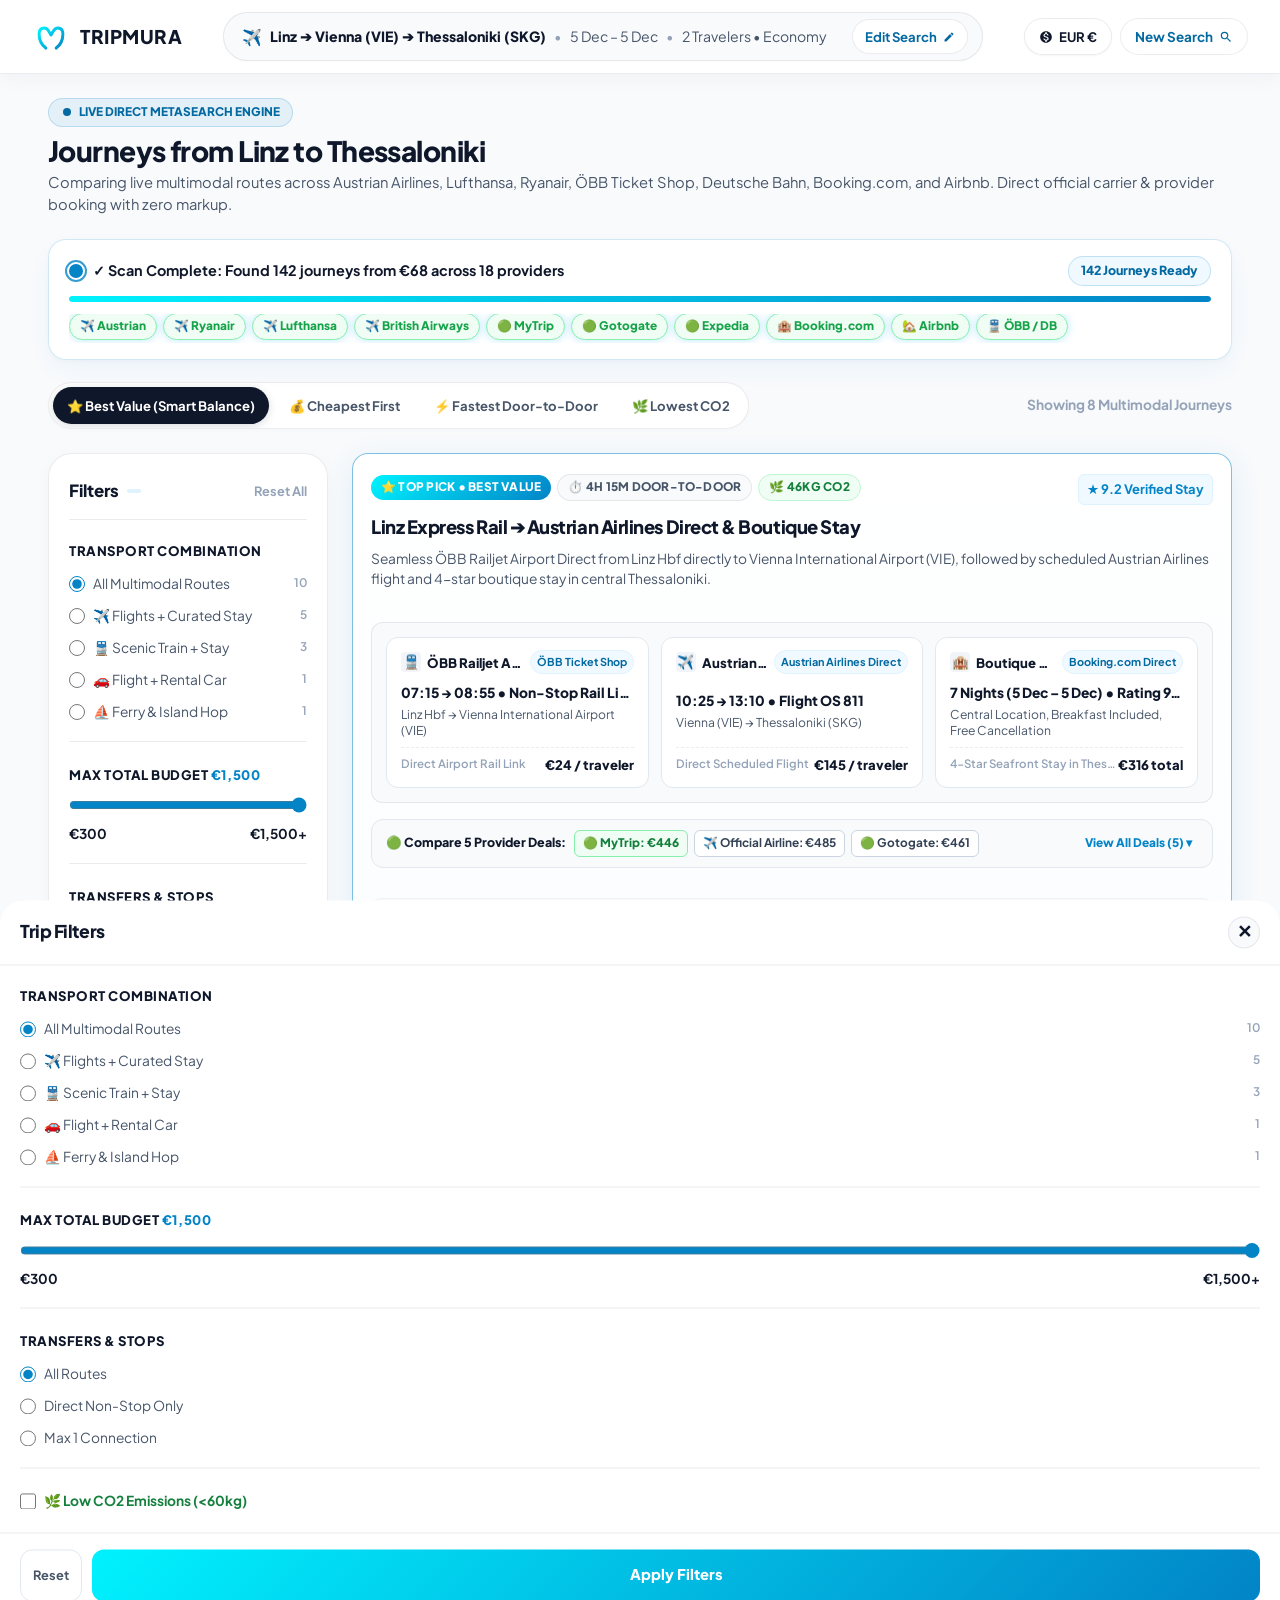
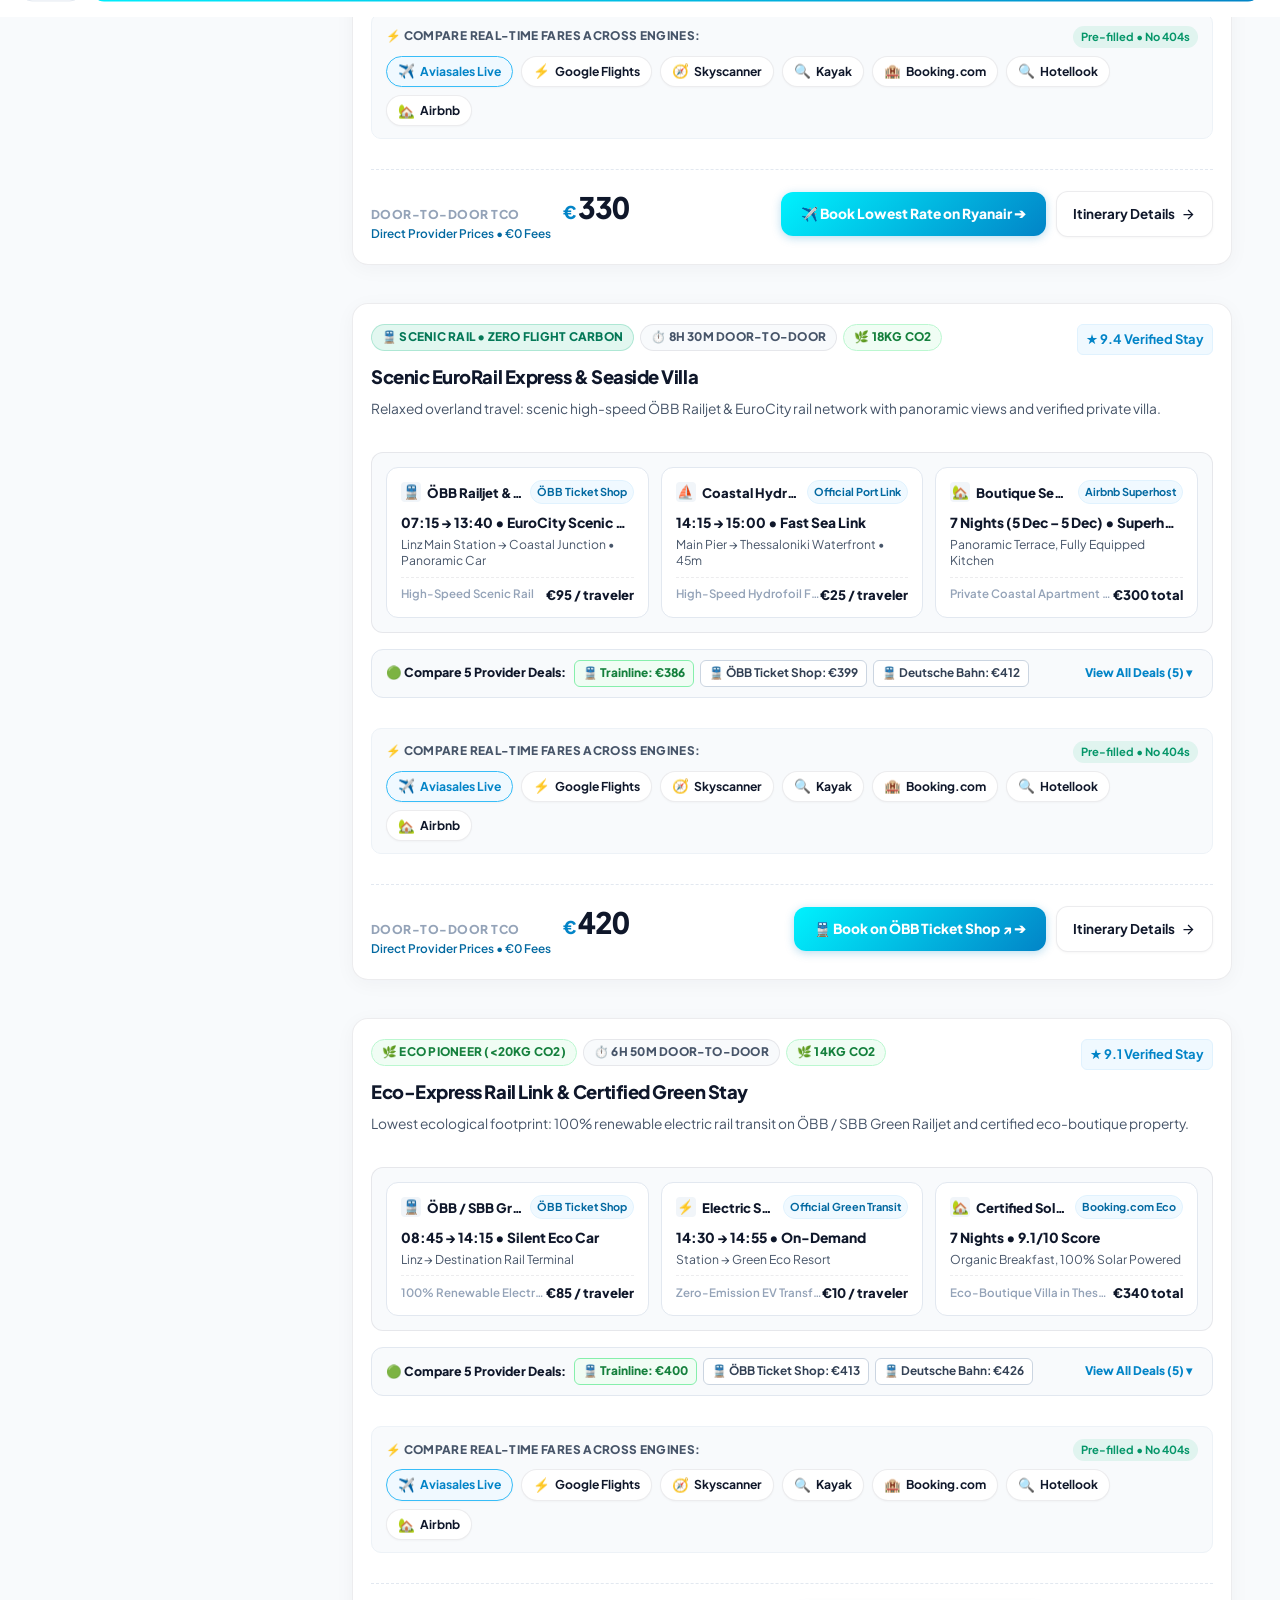
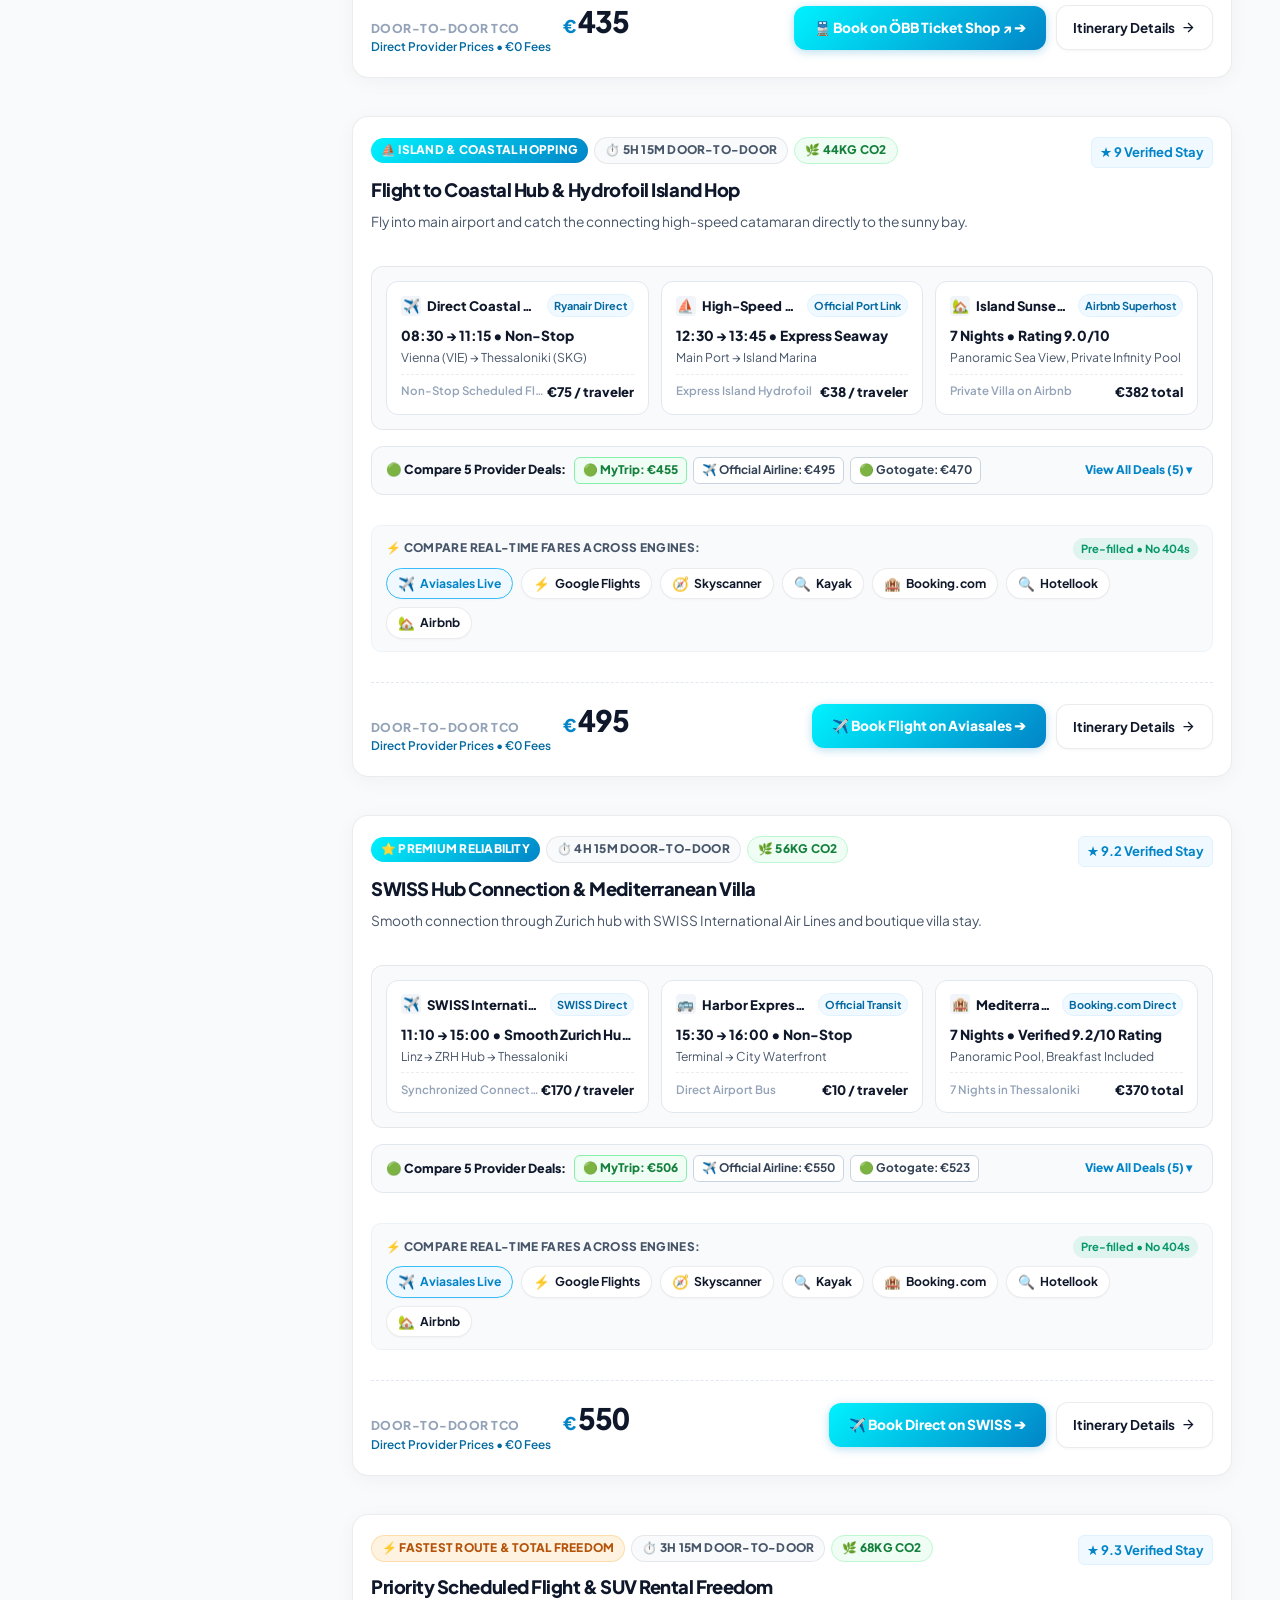
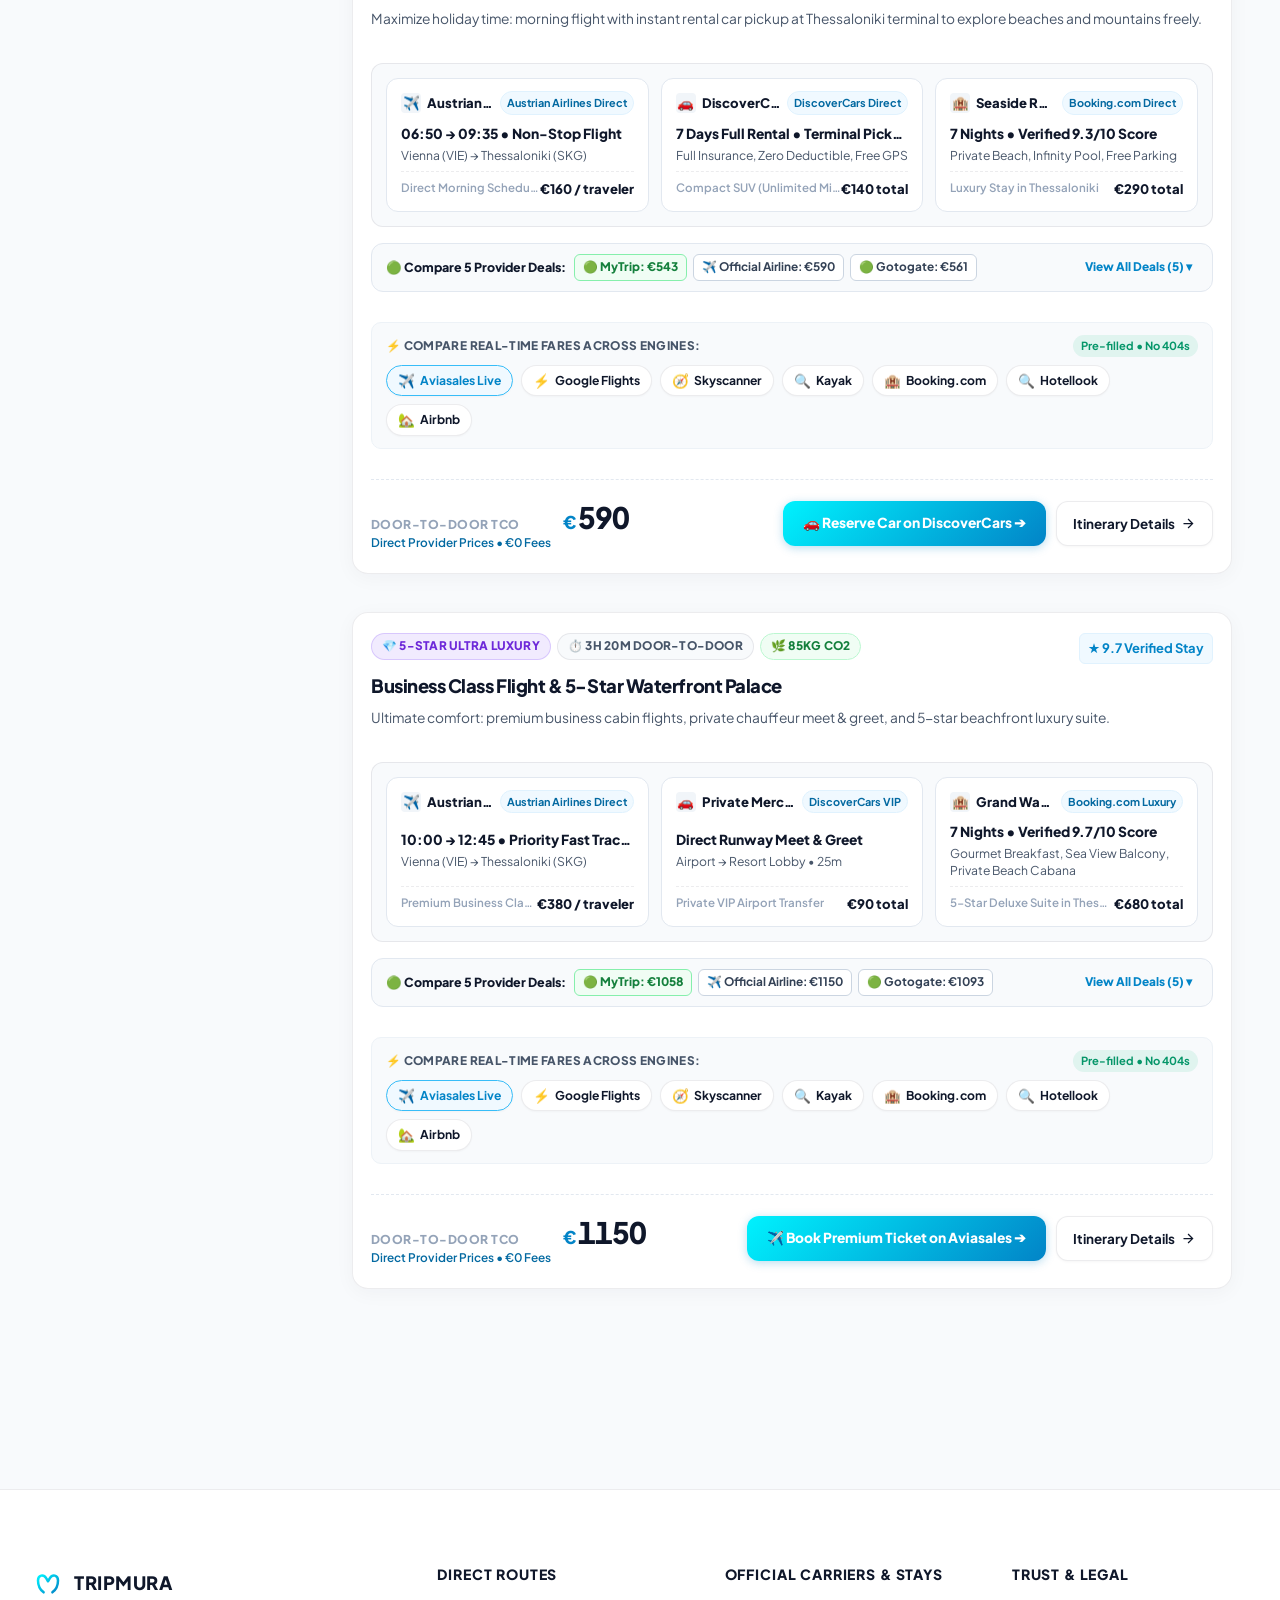
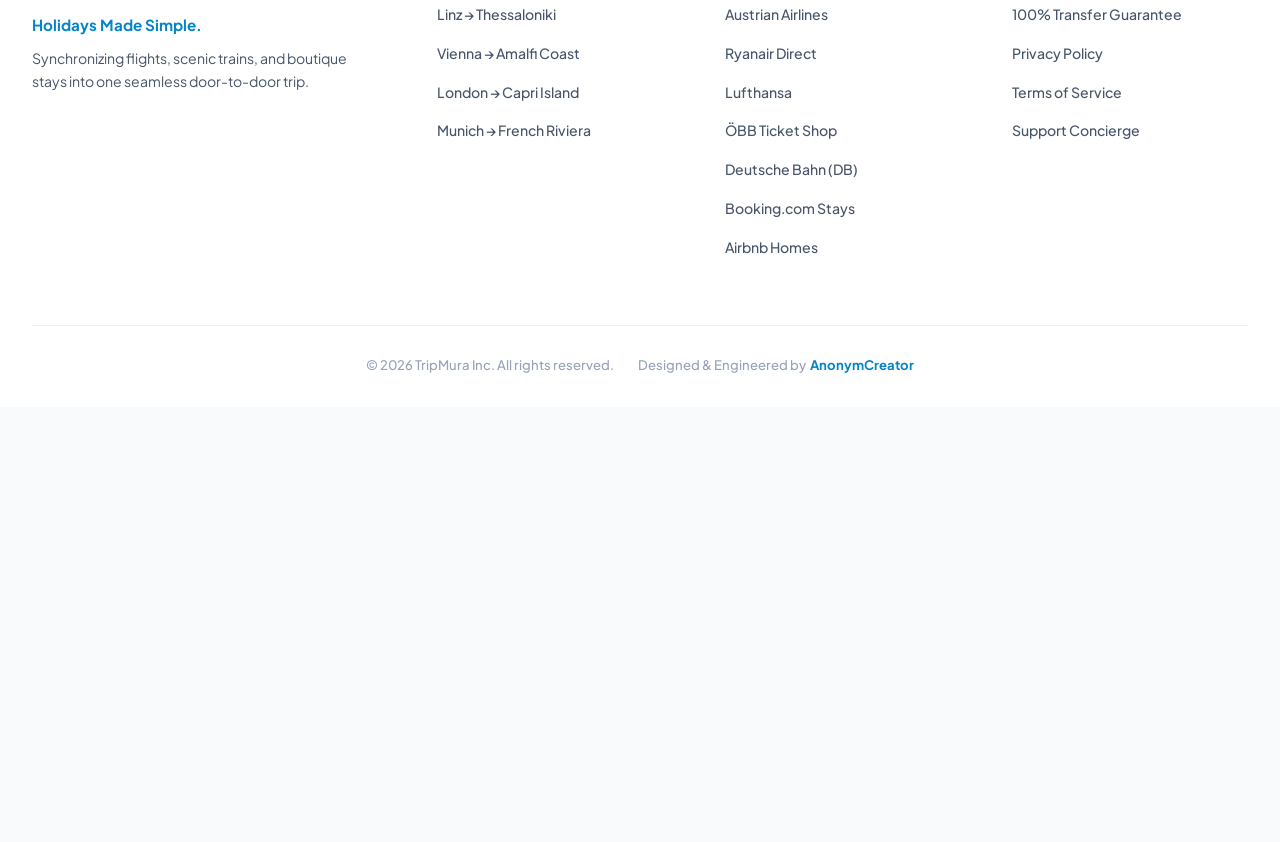
<file: results.html>
<!DOCTYPE html>
<html lang="en">
<head>
  <meta charset="UTF-8">
  <meta name="viewport" content="width=device-width, initial-scale=1.0">
  <title>TripMura — Live Carrier & Operator Booking Engine</title>
  <meta name="description" content="Compare and book live multimodal journeys directly with Austrian Airlines, Lufthansa, Ryanair, ÖBB, Deutsche Bahn, Booking.com, and Airbnb with zero markup.">
  
  <!-- OpenGraph Metadata -->
  <meta property="og:type" content="website">
  <meta property="og:url" content="https://tripmura.com/results.html">
  <meta property="og:title" content="TripMura — Live Carrier & Operator Results">
  <meta property="og:description" content="Compare flights, scenic trains, and boutique stays directly on official airline and operator portals with zero extra fees.">
  <meta property="og:image" content="assets/brand/og_preview_sky.png">
  
  <!-- Favicons -->
  <link rel="icon" type="image/svg+xml" href="assets/brand/favicon.svg">
  <link rel="alternate icon" type="image/png" sizes="32x32" href="assets/brand/favicon-32x32.png">
  <link rel="apple-touch-icon" sizes="180x180" href="assets/brand/apple-touch-icon.png">

  <!-- Typography: Google Fonts Plus Jakarta Sans -->
  <link rel="preconnect" href="https://fonts.googleapis.com">
  <link rel="preconnect" href="https://fonts.gstatic.com" crossorigin>
  <link href="https://fonts.googleapis.com/css2?family=Plus+Jakarta+Sans:wght@400;500;600;700;800&display=swap" rel="stylesheet">

  <!-- Design System Stylesheets -->
  <link rel="stylesheet" href="css/tokens.css">
  <link rel="stylesheet" href="css/base.css">
  <link rel="stylesheet" href="css/components.css">
  <link rel="stylesheet" href="css/search-widget.css">
  <link rel="stylesheet" href="css/search-modals.css">
  <link rel="stylesheet" href="css/footer.css">
  <link rel="stylesheet" href="css/preloader.css">
  <link rel="stylesheet" href="css/results.css">
  <link rel="stylesheet" href="css/results-page.css">
  <link rel="stylesheet" href="css/forwarding.css">

  <!-- Travelpayouts Drive Verification Script (Partner: 575598) -->
  <script nowprocket data-noptimize="1" data-cfasync="false" data-wpfc-render="false" seraph-accel-crit="1" data-no-defer="1" data-cmp-ab="2">
    (function () {
        var script = document.createElement("script");
        script.async = 1;
        script.setAttribute("data-cmp-ab","2");
        script.src = 'https://tp-em.com/NTc1NTk4.js?t=575598';
        document.head.appendChild(script);
    })();
  </script>
</head>
<body class="results-page-body">

  <!-- ==========================================================================
       Sticky Top Metasearch Header
       ========================================================================== -->
  <header class="results-sticky-header">
    <div class="container">
      <div class="results-header-shell">
        
        <!-- Brand Logo (Links to Home) -->
        <a href="index.html" class="brand-link" aria-label="TripMura Homepage">
          <img src="assets/brand/symbol/tripmura_symbol.svg" alt="TripMura" class="brand-symbol-img" width="34" height="34">
          <span class="brand-wordmark">TRIPMURA</span>
        </a>

        <!-- Active Query Summary Pill -->
        <div class="query-summary-pill" id="querySummaryPill">
          <div class="query-summary-content">
            <span style="font-size: 1rem;">✈️</span>
            <span class="query-route-bold" id="summaryRouteText">Linz (LNZ) ➔ Thessaloniki (SKG)</span>
            <span class="query-divider">•</span>
            <span id="summaryDatesText">19 Sep – 26 Sep</span>
            <span class="query-divider">•</span>
            <span id="summaryTravelersText">2 Travelers • Economy</span>
          </div>
          <button type="button" class="btn-edit-search" id="toggleEditSearchBtn" aria-label="Edit trip search query">
            <span>Edit Search</span>
            <svg width="12" height="12" viewBox="0 0 24 24" fill="currentColor"><path d="M3 17.25V21h3.75L17.81 9.94l-3.75-3.75L3 17.25zM20.71 7.04c.39-.39.39-1.02 0-1.41l-2.34-2.34c-.39-.39-1.02-.39-1.41 0l-1.83 1.83 3.75 3.75 1.83-1.83z"/></svg>
          </button>
        </div>

        <!-- Right Utility Actions -->
        <div class="results-header-actions">
          <button class="utility-pill-btn" aria-label="Currency">
            <svg viewBox="0 0 24 24"><path d="M12 2C6.48 2 2 6.48 2 12s4.48 10 10 10 10-4.48 10-10S17.52 2 12 2zm1.41 16.09V20h-2.67v-1.93c-1.71-.36-3.16-1.46-3.27-3.4h1.96c.1 1.05.82 1.87 2.65 1.87 1.96 0 2.4-.98 2.4-1.59 0-.83-.44-1.61-2.67-2.14-2.48-.6-4.18-1.62-4.18-3.67 0-1.72 1.39-2.84 3.11-3.21V4h2.67v1.95c1.86.45 2.79 1.86 2.85 3.39H14.3c-.05-1.11-.64-1.87-2.22-1.87-1.5 0-2.4.68-2.4 1.64 0 .84.65 1.39 2.67 1.91s4.18 1.39 4.18 3.91c-.01 1.83-1.38 2.83-3.12 3.16z"/></svg>
            <span>EUR €</span>
          </button>
          <a href="index.html" class="btn-new-search-link">
            <span>New Search</span>
            <svg width="14" height="14" viewBox="0 0 24 24" fill="currentColor"><path d="M15.5 14h-.79l-.28-.27A6.471 6.471 0 0 0 16 9.5 6.5 6.5 0 1 0 9.5 16c1.61 0 3.09-.59 4.23-1.57l.27.28v.79l5 4.99L20.49 19l-4.99-5zm-6 0C7.01 14 5 11.99 5 9.5S7.01 5 9.5 5 14 7.01 14 9.5 11.99 14 9.5 14z"/></svg>
          </a>
        </div>

      </div>
    </div>

    <!-- Expandable Floating Mini-Search Drawer -->
    <div class="floating-search-drawer" id="floatingSearchDrawer">
      <div class="container">
        <form class="mini-search-grid" id="miniSearchForm">
          <div class="mini-field-box">
            <span class="mini-field-label">From (Origin)</span>
            <input type="text" class="mini-field-input" id="miniOriginInput" placeholder="Departure city or airport">
          </div>
          <div class="mini-field-box">
            <span class="mini-field-label">To (Destination)</span>
            <input type="text" class="mini-field-input" id="miniDestInput" placeholder="Sun destination or hub">
          </div>
          <div class="mini-field-box">
            <span class="mini-field-label">Depart</span>
            <input type="date" class="mini-field-input" id="miniDepartInput">
          </div>
          <div class="mini-field-box">
            <span class="mini-field-label">Return</span>
            <input type="date" class="mini-field-input" id="miniReturnInput">
          </div>
          <button type="submit" class="btn-mini-search-submit">
            <span>Update Results</span>
            <svg width="14" height="14" viewBox="0 0 24 24" fill="currentColor"><path d="M12 4l-1.41 1.41L16.17 11H4v2h12.17l-5.58 5.59L12 20l8-8z"/></svg>
          </button>
        </form>
      </div>
    </div>
  </header>

  <!-- ==========================================================================
       Main Results Page Content & Feeds
       ========================================================================== -->
  <main class="results-page-main">
    <div class="container">
      
      <!-- Top Title & Guarantee Notice -->
      <div class="results-page-title-wrap">
        <div class="results-badge-live" id="resultsBadgeLive">
          <svg width="12" height="12" viewBox="0 0 24 24" fill="currentColor"><circle cx="12" cy="12" r="8"/></svg>
          <span id="resultsBadgeLiveText">Live Direct Metasearch Engine</span>
        </div>
        <h1 class="results-main-title">
          Journeys from <span id="routeOriginName">Linz</span> to <span id="routeDestName">Thessaloniki</span>
        </h1>
        <p class="results-main-subtitle">
          Comparing live multimodal routes across Austrian Airlines, Lufthansa, Ryanair, ÖBB Ticket Shop, Deutsche Bahn, Booking.com, and Airbnb. Direct official carrier & provider booking with zero markup.
        </p>
      </div>

      <!-- Skyscanner Progressive Multi-Provider Scanner Bar -->
      <div class="progressive-scanner-box" id="progressiveSearchScanner" role="status" aria-live="polite">
        <div class="scanner-top-row">
          <div class="scanner-left-status">
            <span class="scanner-radar-pulse" id="scannerRadarPulse"></span>
            <span class="scanner-status-text" id="scannerStatusText">Scanning Austrian, Ryanair, Lufthansa, British Airways...</span>
          </div>
          <div class="scanner-stats-badge" id="scannerStatsBadge">
            <span id="scannerCountStats">Scanning 100+ Airlines & OTAs...</span>
          </div>
        </div>

        <div class="scanner-track-wrap">
          <div class="scanner-track-fill" id="scannerTrackFill" style="width: 15%;"></div>
        </div>

        <div class="scanner-providers-chips" id="scannerProvidersChips">
          <span class="scanner-chip active-pulse" data-prov="austrian">✈️ Austrian</span>
          <span class="scanner-chip" data-prov="ryanair">✈️ Ryanair</span>
          <span class="scanner-chip" data-prov="lufthansa">✈️ Lufthansa</span>
          <span class="scanner-chip" data-prov="ba">✈️ British Airways</span>
          <span class="scanner-chip" data-prov="mytrip">🟢 MyTrip</span>
          <span class="scanner-chip" data-prov="gotogate">🟢 Gotogate</span>
          <span class="scanner-chip" data-prov="expedia">🟢 Expedia</span>
          <span class="scanner-chip" data-prov="booking">🏨 Booking.com</span>
          <span class="scanner-chip" data-prov="airbnb">🏡 Airbnb</span>
          <span class="scanner-chip" data-prov="oebb">🚆 ÖBB / DB</span>
        </div>
      </div>

      <!-- Sort & Filter Toggle Bar -->
      <div class="results-sort-bar">
        <button type="button" class="mobile-filter-open-btn" id="openMobileFilterBtn">
          <svg width="16" height="16" viewBox="0 0 24 24" fill="currentColor"><path d="M10 18h4v-2h-4v2zM3 6v2h18V6H3zm3 7h12v-2H6v2z"/></svg>
          <span>Filters</span>
          <span class="filter-active-count" id="mobileFilterCount"></span>
        </button>

        <div class="sort-tabs-list">
          <button type="button" class="sort-tab-btn active" data-sort="best-value">⭐ Best Value (Smart Balance)</button>
          <button type="button" class="sort-tab-btn" data-sort="cheapest">💰 Cheapest First</button>
          <button type="button" class="sort-tab-btn" data-sort="fastest">⚡ Fastest Door-to-Door</button>
          <button type="button" class="sort-tab-btn" data-sort="eco">🌿 Lowest CO2</button>
        </div>

        <span class="results-count-text" id="resultsCountText">Showing 10 Multimodal Journeys</span>
      </div>

      <!-- Two-Column Layout (Sidebar + Results Feed) -->
      <div class="results-layout-grid">
        
        <!-- ====================================================================
             Left Column: Filter Sidebar
             ==================================================================== -->
        <aside class="results-filter-sidebar filters-sidebar" aria-label="Search Results Filters">
          
          <div class="filter-sidebar-header">
            <div class="filter-title-wrap">
              <span class="filter-sidebar-title">Filters</span>
              <span class="filter-active-count" id="sidebarFilterCount"></span>
            </div>
            <button type="button" class="btn-filter-reset" id="resetSidebarFiltersBtn">Reset All</button>
          </div>

          <!-- Transport Mode Filter -->
          <div class="filter-group">
            <span class="filter-group-title">Transport Combination</span>
            <div class="filter-options-stack">
              <label class="filter-checkbox-item">
                <div class="filter-cb-left">
                  <input type="radio" name="categoryFilter" value="all" class="filter-cb-input" checked>
                  <span>All Multimodal Routes</span>
                </div>
                <span class="filter-tag-count">10</span>
              </label>
              <label class="filter-checkbox-item">
                <div class="filter-cb-left">
                  <input type="radio" name="categoryFilter" value="flight-stay" class="filter-cb-input">
                  <span>✈️ Flights + Curated Stay</span>
                </div>
                <span class="filter-tag-count">5</span>
              </label>
              <label class="filter-checkbox-item">
                <div class="filter-cb-left">
                  <input type="radio" name="categoryFilter" value="train-stay" class="filter-cb-input">
                  <span>🚆 Scenic Train + Stay</span>
                </div>
                <span class="filter-tag-count">3</span>
              </label>
              <label class="filter-checkbox-item">
                <div class="filter-cb-left">
                  <input type="radio" name="categoryFilter" value="flight-car" class="filter-cb-input">
                  <span>🚗 Flight + Rental Car</span>
                </div>
                <span class="filter-tag-count">1</span>
              </label>
              <label class="filter-checkbox-item">
                <div class="filter-cb-left">
                  <input type="radio" name="categoryFilter" value="ferry" class="filter-cb-input">
                  <span>⛵ Ferry & Island Hop</span>
                </div>
                <span class="filter-tag-count">1</span>
              </label>
            </div>
          </div>

          <!-- Price Range Slider -->
          <div class="filter-group">
            <div class="filter-group-title">
              <span>Max Total Budget</span>
              <span id="priceDisplayVal" style="color: #0284c7;">€1,500</span>
            </div>
            <div class="price-slider-wrap">
              <input type="range" id="priceRangeSlider" class="price-range-input" min="300" max="1500" step="50" value="1500">
              <div class="price-slider-display">
                <span>€300</span>
                <span>€1,500+</span>
              </div>
            </div>
          </div>

          <!-- Stops / Connections -->
          <div class="filter-group">
            <span class="filter-group-title">Transfers & Stops</span>
            <div class="filter-options-stack">
              <label class="filter-checkbox-item">
                <div class="filter-cb-left">
                  <input type="radio" name="stopsFilter" value="all" class="filter-cb-input" checked>
                  <span>All Routes</span>
                </div>
              </label>
              <label class="filter-checkbox-item">
                <div class="filter-cb-left">
                  <input type="radio" name="stopsFilter" value="0" class="filter-cb-input">
                  <span>Direct Non-Stop Only</span>
                </div>
              </label>
              <label class="filter-checkbox-item">
                <div class="filter-cb-left">
                  <input type="radio" name="stopsFilter" value="1" class="filter-cb-input">
                  <span>Max 1 Connection</span>
                </div>
              </label>
            </div>
          </div>

          <!-- Booking Platforms & Providers -->
          <div class="filter-group">
            <span class="filter-group-title">Official Carriers & Operators</span>
            <div class="filter-options-stack">
              <label class="filter-checkbox-item">
                <div class="filter-cb-left">
                  <input type="checkbox" class="filter-cb-input" checked disabled>
                  <span>✈️ Austrian Airlines</span>
                </div>
                <span class="filter-tag-count">Direct</span>
              </label>
              <label class="filter-checkbox-item">
                <div class="filter-cb-left">
                  <input type="checkbox" class="filter-cb-input" checked disabled>
                  <span>✈️ Lufthansa</span>
                </div>
                <span class="filter-tag-count">Direct</span>
              </label>
              <label class="filter-checkbox-item">
                <div class="filter-cb-left">
                  <input type="checkbox" class="filter-cb-input" checked disabled>
                  <span>✈️ Ryanair</span>
                </div>
                <span class="filter-tag-count">Direct</span>
              </label>
              <label class="filter-checkbox-item">
                <div class="filter-cb-left">
                  <input type="checkbox" class="filter-cb-input" checked disabled>
                  <span>🚆 ÖBB Ticket Shop</span>
                </div>
                <span class="filter-tag-count">Direct</span>
              </label>
              <label class="filter-checkbox-item">
                <div class="filter-cb-left">
                  <input type="checkbox" class="filter-cb-input" checked disabled>
                  <span>🚆 Deutsche Bahn (DB)</span>
                </div>
                <span class="filter-tag-count">Direct</span>
              </label>
              <label class="filter-checkbox-item">
                <div class="filter-cb-left">
                  <input type="checkbox" class="filter-cb-input" checked disabled>
                  <span>🏨 Booking.com</span>
                </div>
                <span class="filter-tag-count">Direct</span>
              </label>
              <label class="filter-checkbox-item">
                <div class="filter-cb-left">
                  <input type="checkbox" class="filter-cb-input" checked disabled>
                  <span>🏡 Airbnb</span>
                </div>
                <span class="filter-tag-count">Direct</span>
              </label>
            </div>
          </div>

          <!-- Verified Accommodation Score -->
          <div class="filter-group">
            <span class="filter-group-title">Accommodation Rating</span>
            <div class="filter-options-stack">
              <label class="filter-checkbox-item">
                <div class="filter-cb-left">
                  <input type="radio" name="ratingFilter" value="0" class="filter-cb-input" checked>
                  <span>Any Rating</span>
                </div>
              </label>
              <label class="filter-checkbox-item">
                <div class="filter-cb-left">
                  <input type="radio" name="ratingFilter" value="8.5" class="filter-cb-input">
                  <span>★ Top Rated (8.5+)</span>
                </div>
              </label>
              <label class="filter-checkbox-item">
                <div class="filter-cb-left">
                  <input type="radio" name="ratingFilter" value="9.0" class="filter-cb-input">
                  <span>★ Exceptional (9.0+)</span>
                </div>
              </label>
            </div>
          </div>

          <!-- Eco Filter -->
          <div class="filter-group">
            <label class="filter-checkbox-item">
              <div class="filter-cb-left">
                <input type="checkbox" id="ecoOnlyFilter" class="filter-cb-input">
                <span style="font-weight: 700; color: #15803d;">🌿 Low CO2 Emissions (&lt;60kg)</span>
              </div>
            </label>
          </div>

        </aside>

        <!-- ====================================================================
             Right Column: Dynamic Results Feed
             ==================================================================== -->
        <section class="results-feed-col" aria-label="Dynamic Multimodal Results">
          <div class="results-feed-list" id="resultsFeedList">
            <!-- Populated dynamically via js/results-page.js -->
          </div>
        </section>

      </div>

    </div>
  </main>

  <!-- ==========================================================================
       Interactive Trip Summary & Direct Outbound Booking Drawer
       ========================================================================== -->
  <div class="trip-summary-modal-backdrop" id="tripSummaryBackdrop" aria-hidden="true"></div>
  
  <div class="trip-summary-drawer" id="tripSummaryModal" role="dialog" aria-modal="true" aria-hidden="true" aria-labelledby="drawerHeadline">
    
    <!-- Drawer Header -->
    <div class="drawer-header">
      <div class="drawer-title-wrap">
        <div class="drawer-tag-pill">
          <span>✨ Direct Carrier & Operator Booking Engine</span>
        </div>
        <h3 class="drawer-headline" id="drawerHeadline">Linz → Thessaloniki</h3>
        <span class="drawer-meta-sub" id="drawerMetaSub">19 Sep – 26 Sep • 2 Travelers • Austrian Direct Express</span>
      </div>
      <button type="button" class="drawer-close-btn" id="closeSummaryDrawerBtn" aria-label="Close trip breakdown">✕</button>
    </div>

    <!-- Drawer Scrollable Body -->
    <div class="drawer-scroll-body">
      
      <!-- Direct Booking Transparency Notice -->
      <div class="drawer-intro-notice">
        <span class="drawer-intro-icon">🛡️</span>
        <div>
          <strong>Direct Official Booking • Zero Fees:</strong> TripMura is 100% free to use. You are booking directly with official airlines, rail ticket shops, and verified stay hosts below:
        </div>
      </div>

      <!-- Provider Booking Legs List -->
      <div class="drawer-legs-list" id="drawerLegsList">
        <!-- Rendered dynamically by js/results-page.js -->
      </div>

    </div>

    <!-- Drawer Pinned Footer -->
    <div class="drawer-footer">
      <div class="drawer-tco-summary-box">
        <div class="tco-summary-info">
          <span class="tco-summary-title">Total Estimated Door-to-Door TCO</span>
          <span class="tco-summary-sub">✓ Direct Official Carrier Rates • Zero Hidden Markups</span>
        </div>
        <div class="tco-summary-amount" id="drawerTcoAmount">€495</div>
      </div>
    </div>

  </div>

  <!-- ==========================================================================
       Mobile Filter Modal Bottom Sheet
       ========================================================================== -->
  <div class="mobile-filter-sheet-backdrop" id="mobileFilterBackdrop" aria-hidden="true"></div>
  <div class="mobile-filter-sheet" id="mobileFilterModal" role="dialog" aria-modal="true" aria-label="Mobile Filters">
    <div class="mobile-filter-sheet-header">
      <h3 style="font-size: 1.1rem; font-weight: 800; color: #0f172a;">Trip Filters</h3>
      <button type="button" class="drawer-close-btn" id="closeMobileFilterBtn">✕</button>
    </div>
    <div class="mobile-filter-sheet-body">
      <!-- Transport Mode Filter -->
      <div class="filter-group">
        <span class="filter-group-title">Transport Combination</span>
        <div class="filter-options-stack">
          <label class="filter-checkbox-item">
            <div class="filter-cb-left">
              <input type="radio" name="categoryFilterMobile" value="all" class="filter-cb-input" checked>
              <span>All Multimodal Routes</span>
            </div>
            <span class="filter-tag-count">10</span>
          </label>
          <label class="filter-checkbox-item">
            <div class="filter-cb-left">
              <input type="radio" name="categoryFilterMobile" value="flight-stay" class="filter-cb-input">
              <span>✈️ Flights + Curated Stay</span>
            </div>
            <span class="filter-tag-count">5</span>
          </label>
          <label class="filter-checkbox-item">
            <div class="filter-cb-left">
              <input type="radio" name="categoryFilterMobile" value="train-stay" class="filter-cb-input">
              <span>🚆 Scenic Train + Stay</span>
            </div>
            <span class="filter-tag-count">3</span>
          </label>
          <label class="filter-checkbox-item">
            <div class="filter-cb-left">
              <input type="radio" name="categoryFilterMobile" value="flight-car" class="filter-cb-input">
              <span>🚗 Flight + Rental Car</span>
            </div>
            <span class="filter-tag-count">1</span>
          </label>
          <label class="filter-checkbox-item">
            <div class="filter-cb-left">
              <input type="radio" name="categoryFilterMobile" value="ferry" class="filter-cb-input">
              <span>⛵ Ferry & Island Hop</span>
            </div>
            <span class="filter-tag-count">1</span>
          </label>
        </div>
      </div>

      <!-- Price Range Slider -->
      <div class="filter-group">
        <div class="filter-group-title">
          <span>Max Total Budget</span>
          <span id="priceDisplayValMobile" style="color: #0284c7;">€1,500</span>
        </div>
        <div class="price-slider-wrap">
          <input type="range" id="priceRangeSliderMobile" class="price-range-input" min="300" max="1500" step="50" value="1500">
          <div class="price-slider-display">
            <span>€300</span>
            <span>€1,500+</span>
          </div>
        </div>
      </div>

      <!-- Stops / Connections -->
      <div class="filter-group">
        <span class="filter-group-title">Transfers & Stops</span>
        <div class="filter-options-stack">
          <label class="filter-checkbox-item">
            <div class="filter-cb-left">
              <input type="radio" name="stopsFilterMobile" value="all" class="filter-cb-input" checked>
              <span>All Routes</span>
            </div>
          </label>
          <label class="filter-checkbox-item">
            <div class="filter-cb-left">
              <input type="radio" name="stopsFilterMobile" value="0" class="filter-cb-input">
              <span>Direct Non-Stop Only</span>
            </div>
          </label>
          <label class="filter-checkbox-item">
            <div class="filter-cb-left">
              <input type="radio" name="stopsFilterMobile" value="1" class="filter-cb-input">
              <span>Max 1 Connection</span>
            </div>
          </label>
        </div>
      </div>

      <!-- Eco Filter -->
      <div class="filter-group">
        <label class="filter-checkbox-item">
          <div class="filter-cb-left">
            <input type="checkbox" id="ecoOnlyFilterMobile" class="filter-cb-input">
            <span style="font-weight: 700; color: #15803d;">🌿 Low CO2 Emissions (&lt;60kg)</span>
          </div>
        </label>
      </div>
    </div>
    <div class="mobile-filter-sheet-footer">
      <div style="display: flex; gap: 10px;">
        <button type="button" class="btn-ghost-sm" id="resetMobileFiltersBtn" style="padding: 12px; border: 1px solid #e2e8f0; border-radius: 12px; font-weight: 700;">Reset</button>
        <button type="button" class="btn-mobile-filter-apply" id="applyMobileFilterBtn" style="flex: 1;">Apply Filters</button>
      </div>
    </div>
  </div>

  <!-- ==========================================================================
       Luxury Trust & Ecosystem Footer
       ========================================================================== -->
  <footer class="site-footer">
    <div class="container">
      <div class="footer-grid">
        <div class="footer-brand-col">
          <a href="index.html" class="footer-logo-link" aria-label="TripMura Home">
            <div class="footer-brand-lockup">
              <img src="assets/brand/symbol/tripmura_symbol.svg" alt="TripMura" class="footer-symbol-img" width="32" height="32">
              <span class="footer-wordmark">TRIPMURA</span>
            </div>
          </a>
          <div class="footer-tagline">Holidays Made Simple.</div>
          <p class="footer-desc">
            Synchronizing flights, scenic trains, and boutique stays into one seamless door-to-door trip.
          </p>
        </div>

        <div class="footer-nav-col">
          <h4 class="footer-col-title">Direct Routes</h4>
          <ul class="footer-links">
            <li><a href="results.html?from=Linz&to=Thessaloniki" class="footer-link">Linz → Thessaloniki</a></li>
            <li><a href="results.html?from=Vienna&to=Amalfi" class="footer-link">Vienna → Amalfi Coast</a></li>
            <li><a href="results.html?from=London&to=Capri" class="footer-link">London → Capri Island</a></li>
            <li><a href="results.html?from=Munich&to=Nice" class="footer-link">Munich → French Riviera</a></li>
          </ul>
        </div>

        <div class="footer-nav-col">
          <h4 class="footer-col-title">Official Carriers & Stays</h4>
          <ul class="footer-links">
            <li><a href="https://www.austrian.com" target="_blank" rel="noopener noreferrer" class="footer-link">Austrian Airlines</a></li>
            <li><a href="https://www.ryanair.com" target="_blank" rel="noopener noreferrer" class="footer-link">Ryanair Direct</a></li>
            <li><a href="https://www.lufthansa.com" target="_blank" rel="noopener noreferrer" class="footer-link">Lufthansa</a></li>
            <li><a href="https://shop.oebbtickets.at" target="_blank" rel="noopener noreferrer" class="footer-link">ÖBB Ticket Shop</a></li>
            <li><a href="https://www.bahn.de" target="_blank" rel="noopener noreferrer" class="footer-link">Deutsche Bahn (DB)</a></li>
            <li><a href="https://www.booking.com" target="_blank" rel="noopener noreferrer" class="footer-link">Booking.com Stays</a></li>
            <li><a href="https://www.airbnb.com" target="_blank" rel="noopener noreferrer" class="footer-link">Airbnb Homes</a></li>
          </ul>
        </div>

        <div class="footer-nav-col">
          <h4 class="footer-col-title">Trust & Legal</h4>
          <ul class="footer-links">
            <li><a href="#guarantee" class="footer-link">100% Transfer Guarantee</a></li>
            <li><a href="#privacy" class="footer-link">Privacy Policy</a></li>
            <li><a href="#terms" class="footer-link">Terms of Service</a></li>
            <li><a href="#support" class="footer-link">Support Concierge</a></li>
          </ul>
        </div>
      </div>

      <div class="footer-bottom">
        <div class="footer-copyright">
          &copy; 2026 TripMura Inc. All rights reserved.
        </div>
        <div class="footer-credit">
          <span>Designed & Engineered by </span>
          <a href="https://anonymcreator.online" target="_blank" rel="noopener noreferrer" class="credit-link">AnonymCreator</a>
        </div>
      </div>
    </div>
  </footer>

  <!-- ==========================================================================
       Skyscanner-Style Forwarding Hand-off Interstitial Overlay (Partner Marker: 779382)
       ========================================================================== -->
  <div id="forwardingOverlay" class="forwarding-overlay" style="display: none;" aria-hidden="true" role="dialog">
    <div class="forwarding-card">
      <div class="forwarding-spinner-ring"></div>
      <div class="forwarding-logo">TRIPMURA</div>
      <h3 id="forwardingProviderText">Taking you to British Airways...</h3>
      <p id="forwardingDealText">Securing your flight for €142 • TripMura Verified Deal</p>
      
      <div class="forwarding-progress-track">
        <div class="forwarding-progress-bar" id="forwardingProgressBar"></div>
      </div>

      <span class="forwarding-subtext">Zero extra fees • Direct official booking • Marker: 779382</span>
      <button type="button" class="forwarding-manual-link" id="forwardingManualLink">
        Click here if not redirected automatically within 1s ➔
      </button>
    </div>
  </div>

  <div class="forwarding-modal-backdrop" id="tripMuraForwardingBackdrop" aria-hidden="true"></div>
  <div class="forwarding-modal" id="tripMuraForwardingModal" role="dialog" aria-modal="true" aria-hidden="true" aria-labelledby="forwardingHeadline">
    
    <!-- Brand Handoff Lockup -->
    <div class="forwarding-brand-lockup">
      <div class="forwarding-brand-icon" title="TripMura Direct Metasearch">
        <img src="assets/brand/symbol/tripmura_symbol.svg" alt="TripMura" width="32" height="32">
      </div>
      <div class="forwarding-connector">
        <div class="forwarding-connector-dots">
          <span class="forwarding-dot"></span>
          <span class="forwarding-dot"></span>
          <span class="forwarding-dot"></span>
        </div>
        <span style="font-size: 1.1rem; color: #0284c7;">➔</span>
      </div>
      <div class="forwarding-brand-icon" id="forwardingTargetLogo" title="Target Provider">
        <span id="forwardingTargetIcon" style="font-size: 1.3rem;">✈️</span>
      </div>
    </div>

    <!-- Forwarding Title -->
    <h3 class="forwarding-headline" id="forwardingHeadline">
      Redirecting to <span id="forwardingProviderName" style="color: #0284c7;">MyTrip</span>...
    </h3>

    <!-- Verified Price Pill -->
    <div class="forwarding-verified-pill" id="forwardingVerifiedPill">
      <span>✓</span>
      <span id="forwardingVerifiedText">TripMura Verified Price: €142 • Securing your seats...</span>
    </div>

    <!-- Route & Trip Details Recap -->
    <div class="forwarding-trip-details">
      <div class="forwarding-detail-row">
        <span>Journey Route:</span>
        <span class="forwarding-detail-bold" id="forwardingRouteText">Linz (LNZ) → Thessaloniki (SKG)</span>
      </div>
      <div class="forwarding-detail-row">
        <span>Travel Dates:</span>
        <span class="forwarding-detail-bold" id="forwardingDatesText">19 Sep – 26 Sep</span>
      </div>
      <div class="forwarding-detail-row">
        <span>Travelers & Fare:</span>
        <span class="forwarding-detail-bold" id="forwardingPaxText">2 Travelers • Economy Rate</span>
      </div>
    </div>

    <!-- 1.0s Animated Progress Countdown -->
    <div class="forwarding-progress-track">
      <div class="forwarding-progress-bar"></div>
    </div>

    <div class="forwarding-footer-notice">
      🛡️ Direct Official Partner Booking • Zero Hidden Fees • Partner ID: 779382
    </div>

    <button type="button" class="forwarding-manual-link">
      Click here if not redirected automatically within 1s ➔
    </button>
  </div>

  <!-- Scripts -->
  <script src="js/config.js"></script>
  <script src="js/iata-resolver.js"></script>
  <script src="js/forwarding.js"></script>
  <script src="js/results-page.js"></script>
</body>
</html>
</file>
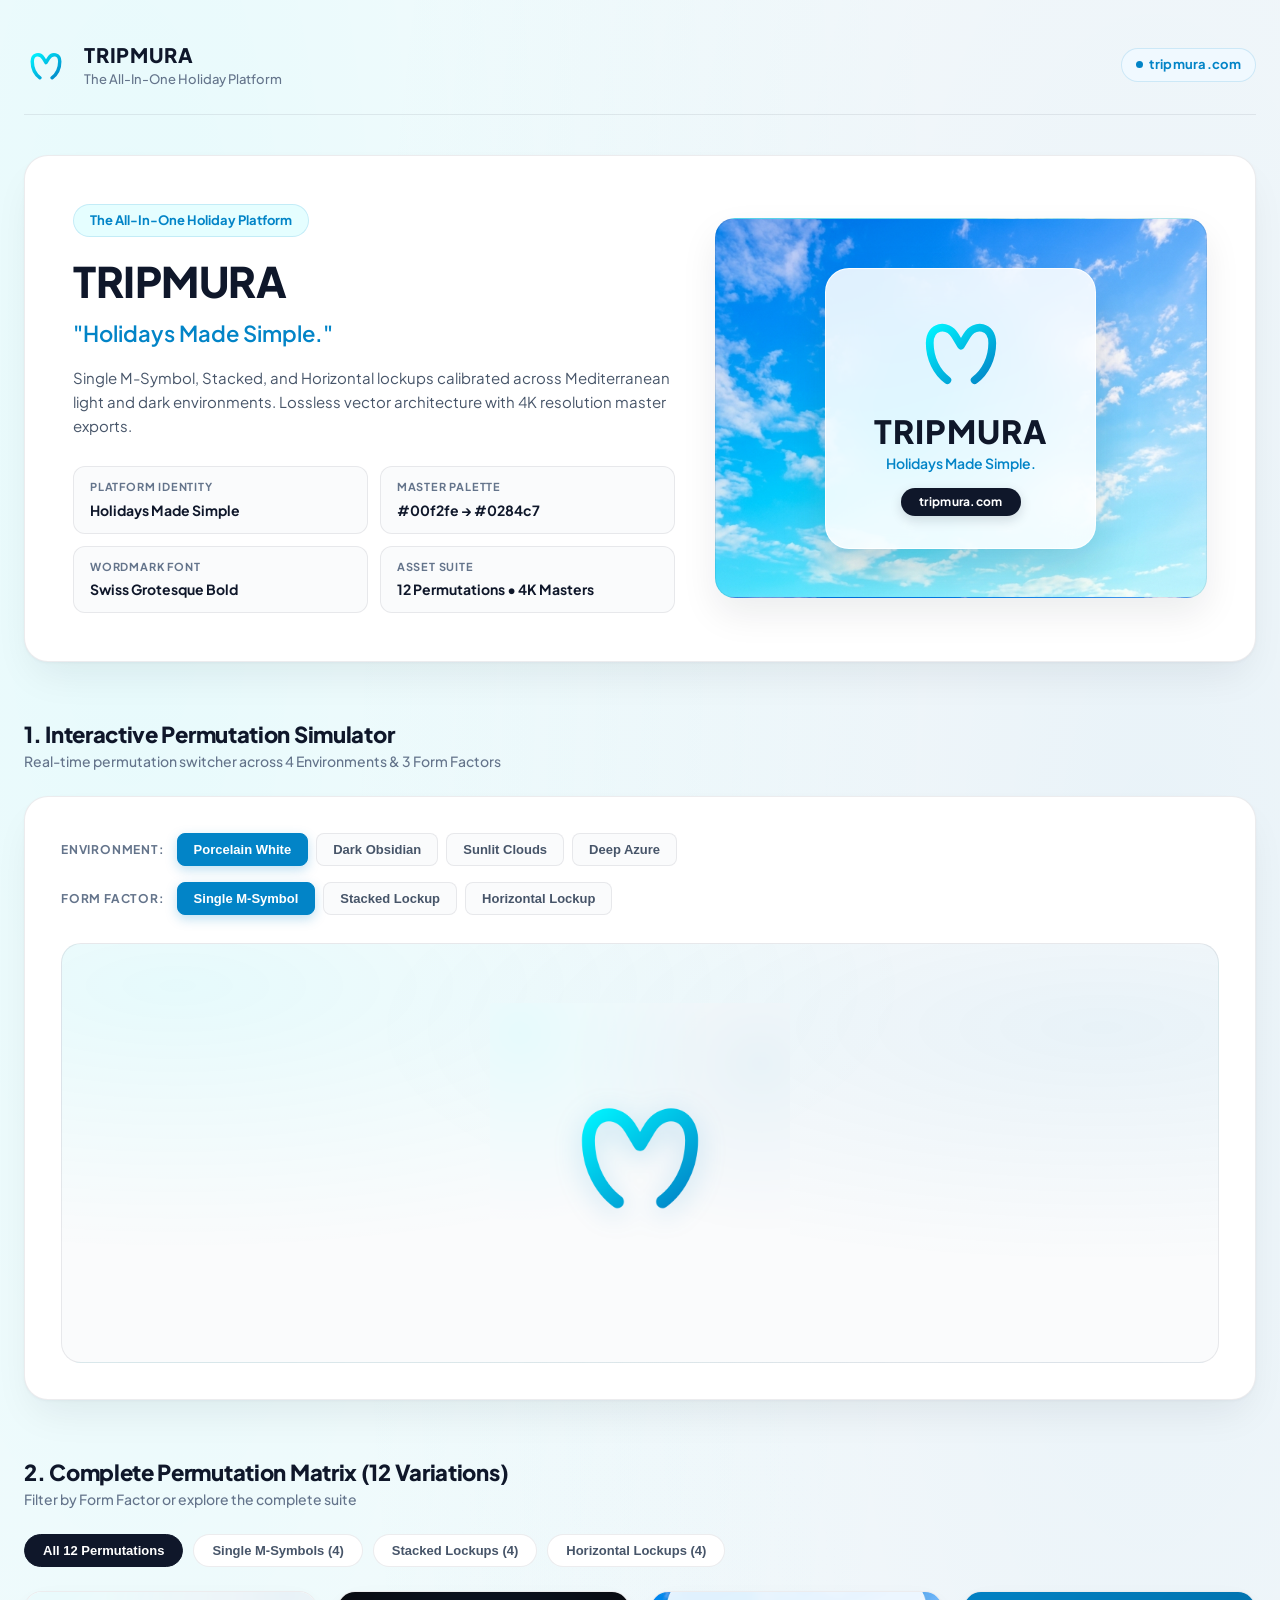
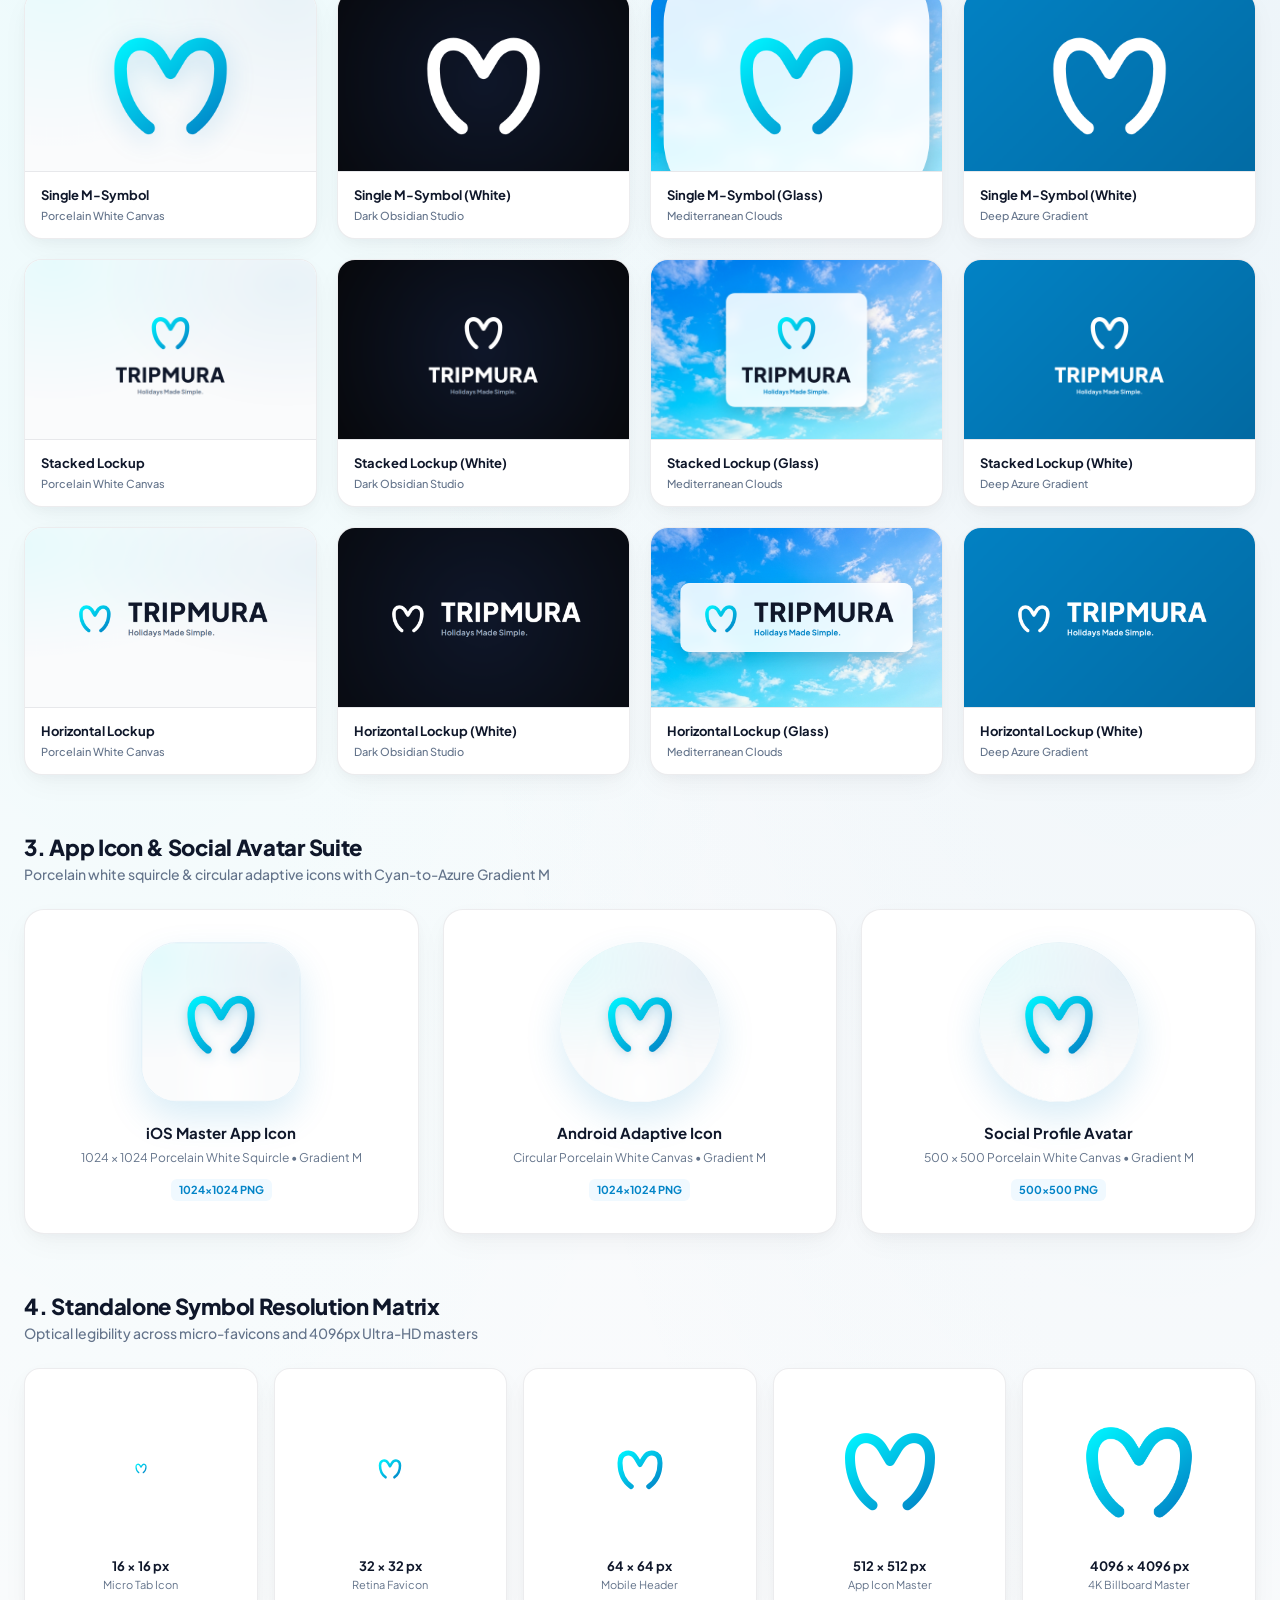
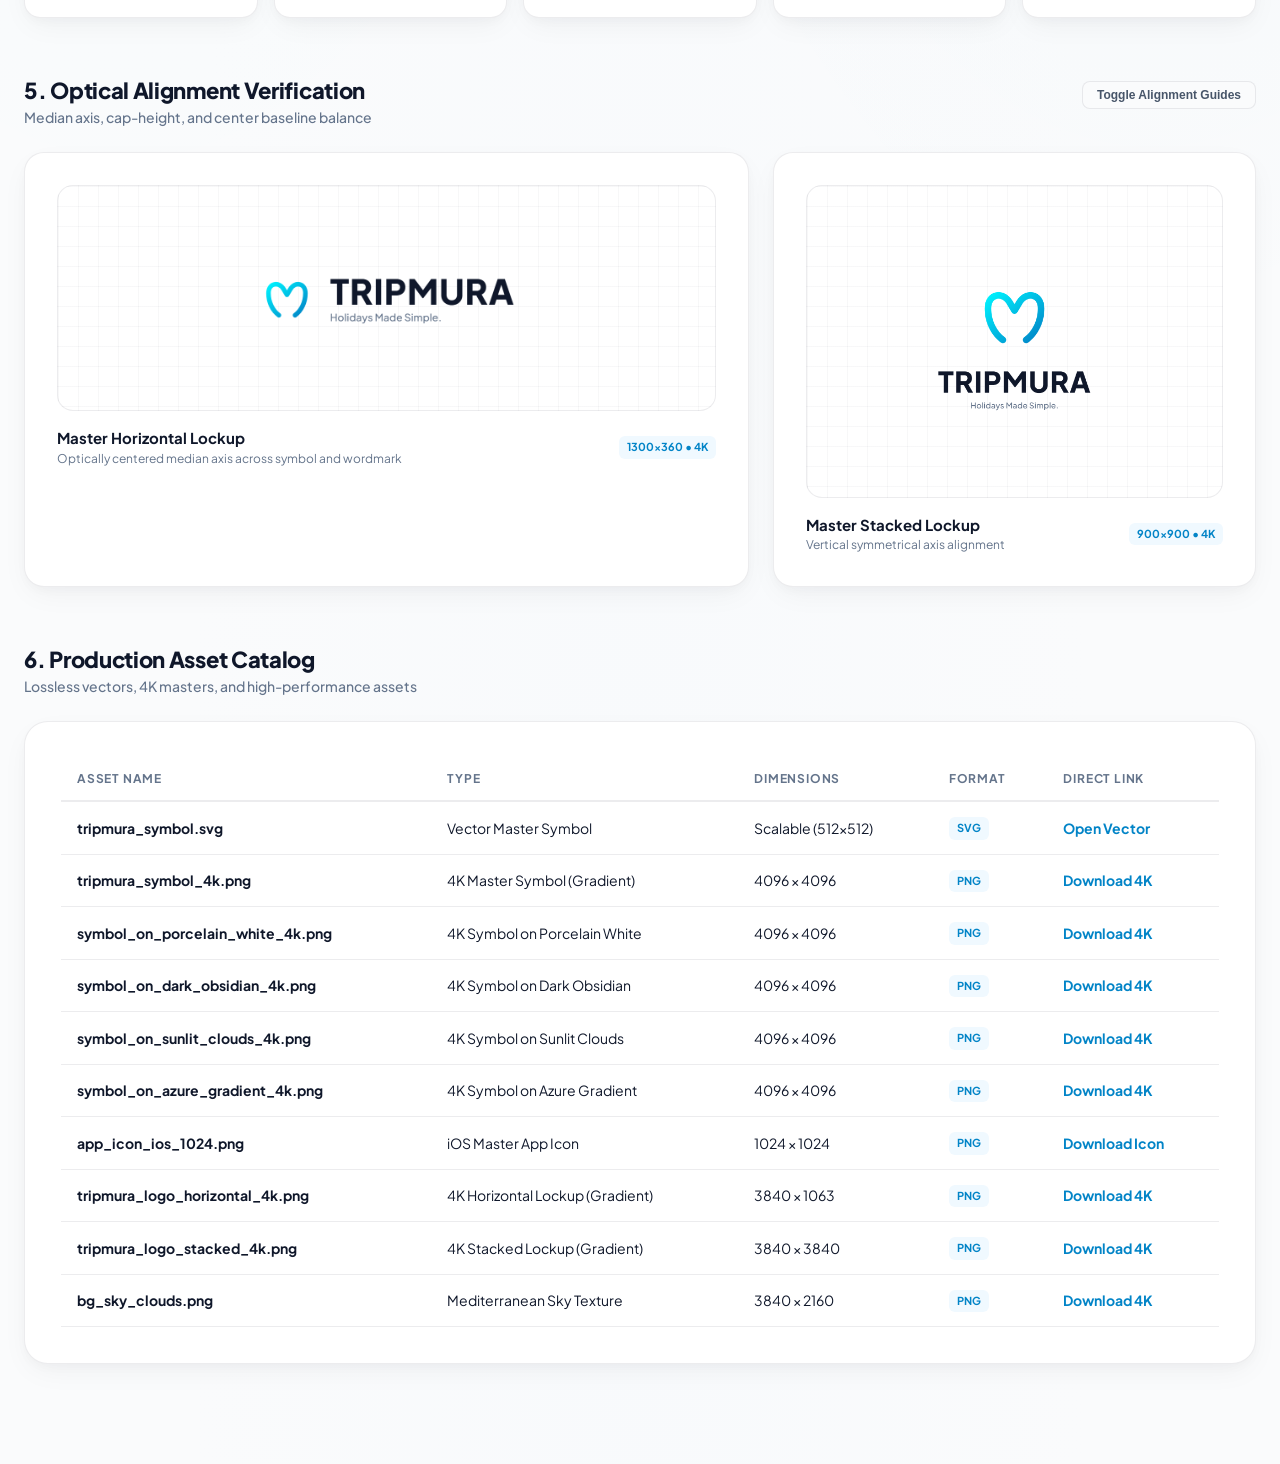
<file: Backups/Step1_Brand_Completed/preview.html>
<!DOCTYPE html>
<html lang="en">
<head>
  <meta charset="UTF-8">
  <meta name="viewport" content="width=device-width, initial-scale=1.0">
  <title>TripMura — The All-In-One Holiday Platform</title>
  <link rel="icon" type="image/svg+xml" href="assets/brand/favicon.svg">
  <link rel="alternate icon" type="image/png" sizes="32x32" href="assets/brand/favicon-32x32.png">
  <link rel="apple-touch-icon" sizes="180x180" href="assets/brand/apple-touch-icon.png">
  <link rel="preconnect" href="https://fonts.googleapis.com">
  <link rel="preconnect" href="https://fonts.gstatic.com" crossorigin>
  <link href="https://fonts.googleapis.com/css2?family=Plus+Jakarta+Sans:wght@400;500;600;700;800&display=swap" rel="stylesheet">
  <style>
    :root {
      --bg-porcelain: #fafbfc;
      --bg-white: #ffffff;
      --bg-obsidian: #07080b;
      --bg-sand: #f8fafc;
      --text-slate-900: #0f172a;
      --text-slate-600: #475569;
      --text-slate-500: #64748b;
      --cyan-electric: #00f2fe;
      --azure-600: #0284c7;
      --azure-700: #0369a1;
      --azure-50: #f0f9ff;
      --border-light: rgba(15, 23, 42, 0.08);
      --shadow-soft: 0 10px 30px -5px rgba(15, 23, 42, 0.05), 0 4px 12px -2px rgba(15, 23, 42, 0.03);
      --shadow-card: 0 20px 40px -10px rgba(15, 23, 42, 0.08), 0 1px 3px rgba(15, 23, 42, 0.04);
      --font-brand: 'Plus Jakarta Sans', -apple-system, BlinkMacSystemFont, 'Segoe UI', Roboto, sans-serif;
    }

    * {
      box-sizing: border-box;
      margin: 0;
      padding: 0;
    }

    body {
      background-color: var(--bg-porcelain);
      background-image: 
        radial-gradient(at 10% 10%, rgba(0, 242, 254, 0.08) 0px, transparent 50%),
        radial-gradient(at 90% 20%, rgba(2, 132, 199, 0.07) 0px, transparent 50%),
        radial-gradient(at 50% 90%, rgba(248, 250, 252, 1) 0px, transparent 50%);
      color: var(--text-slate-900);
      font-family: var(--font-brand);
      -webkit-font-smoothing: antialiased;
      line-height: 1.5;
      padding: 40px 24px 100px;
    }

    .container {
      max-width: 1280px;
      margin: 0 auto;
    }

    /* Header */
    .header {
      display: flex;
      justify-content: space-between;
      align-items: center;
      padding-bottom: 24px;
      border-bottom: 1px solid var(--border-light);
      margin-bottom: 40px;
    }

    .header-left {
      display: flex;
      align-items: center;
      gap: 16px;
    }

    .header-logo {
      width: 44px;
      height: 44px;
    }

    .header-title-group h1 {
      font-size: 20px;
      font-weight: 800;
      letter-spacing: 0.8px;
      color: var(--text-slate-900);
    }

    .header-title-group p {
      font-size: 13px;
      color: var(--text-slate-500);
      font-weight: 500;
    }

    .header-badges {
      display: flex;
      gap: 10px;
    }

    .brand-badge {
      display: inline-flex;
      align-items: center;
      gap: 6px;
      background: var(--azure-50);
      color: var(--azure-600);
      padding: 6px 14px;
      border-radius: 9999px;
      font-size: 13px;
      font-weight: 700;
      letter-spacing: 0.3px;
      border: 1px solid rgba(2, 132, 199, 0.15);
    }

    .badge-dot {
      width: 7px;
      height: 7px;
      background: var(--azure-600);
      border-radius: 50%;
    }

    /* Section Styling */
    .section-title-wrap {
      margin-bottom: 24px;
      display: flex;
      justify-content: space-between;
      align-items: baseline;
    }

    .section-title {
      font-size: 22px;
      font-weight: 800;
      color: var(--text-slate-900);
      letter-spacing: -0.3px;
    }

    .section-subtitle {
      font-size: 14px;
      color: var(--text-slate-500);
      font-weight: 500;
    }

    /* Hero Banner */
    .hero-banner {
      background: var(--bg-white);
      border-radius: 24px;
      padding: 48px;
      border: 1px solid var(--border-light);
      box-shadow: var(--shadow-card);
      display: grid;
      grid-template-columns: 1.1fr 0.9fr;
      gap: 40px;
      align-items: center;
      margin-bottom: 56px;
      position: relative;
      overflow: hidden;
    }

    .hero-meta {
      display: inline-flex;
      align-items: center;
      gap: 8px;
      background: rgba(0, 242, 254, 0.1);
      color: #0284c7;
      padding: 6px 16px;
      border-radius: 9999px;
      font-size: 13px;
      font-weight: 700;
      margin-bottom: 20px;
      border: 1px solid rgba(2, 132, 199, 0.15);
    }

    .hero-title {
      font-size: 42px;
      font-weight: 800;
      line-height: 1.15;
      letter-spacing: -0.5px;
      color: var(--text-slate-900);
      margin-bottom: 12px;
    }

    .hero-tagline {
      font-size: 22px;
      font-weight: 600;
      color: var(--azure-600);
      margin-bottom: 16px;
    }

    .hero-desc {
      font-size: 15px;
      color: var(--text-slate-600);
      line-height: 1.6;
      margin-bottom: 28px;
    }

    .spec-grid {
      display: grid;
      grid-template-columns: repeat(2, 1fr);
      gap: 12px;
    }

    .spec-card {
      background: var(--bg-porcelain);
      border: 1px solid var(--border-light);
      border-radius: 12px;
      padding: 12px 16px;
    }

    .spec-label {
      font-size: 11px;
      text-transform: uppercase;
      letter-spacing: 0.8px;
      color: var(--text-slate-500);
      font-weight: 700;
      margin-bottom: 4px;
    }

    .spec-val {
      font-size: 14px;
      font-weight: 700;
      color: var(--text-slate-900);
    }

    .hero-sky-stage {
      background-image: url('assets/brand/backgrounds/bg_sky_clouds.png');
      background-size: cover;
      background-position: center;
      border: 1px solid var(--border-light);
      border-radius: 20px;
      height: 380px;
      display: flex;
      align-items: center;
      justify-content: center;
      position: relative;
      box-shadow: 0 16px 36px rgba(15, 23, 42, 0.08);
      overflow: hidden;
    }

    .hero-glass-box {
      background: rgba(255, 255, 255, 0.88);
      backdrop-filter: blur(20px);
      -webkit-backdrop-filter: blur(20px);
      border: 1px solid rgba(255, 255, 255, 0.85);
      border-radius: 24px;
      padding: 32px 48px;
      box-shadow: 0 20px 45px rgba(15, 23, 42, 0.15);
      display: flex;
      flex-direction: column;
      align-items: center;
      text-align: center;
    }

    .hero-glass-box img {
      width: 100px;
      height: 100px;
      margin-bottom: 14px;
    }

    .hero-glass-title {
      font-size: 32px;
      font-weight: 800;
      color: var(--text-slate-900);
      letter-spacing: 1px;
      line-height: 1;
    }

    .hero-glass-sub {
      font-size: 14px;
      font-weight: 600;
      color: var(--azure-600);
      margin-top: 6px;
    }

    .hero-glass-badge {
      display: inline-block;
      margin-top: 14px;
      padding: 5px 18px;
      background: var(--text-slate-900);
      border-radius: 9999px;
      font-size: 12px;
      font-weight: 700;
      letter-spacing: 0.3px;
      color: #ffffff;
      box-shadow: 0 4px 12px rgba(15, 23, 42, 0.15);
    }

    /* Section 1: Interactive 3x4 Matrix Simulator */
    .simulator-card {
      background: var(--bg-white);
      border: 1px solid var(--border-light);
      border-radius: 24px;
      padding: 36px;
      box-shadow: var(--shadow-card);
      margin-bottom: 56px;
    }

    .sim-bar {
      display: flex;
      flex-wrap: wrap;
      justify-content: space-between;
      gap: 16px;
      margin-bottom: 28px;
      align-items: center;
    }

    .sim-group {
      display: flex;
      gap: 8px;
      align-items: center;
    }

    .sim-group-label {
      font-size: 12px;
      font-weight: 700;
      text-transform: uppercase;
      letter-spacing: 0.8px;
      color: var(--text-slate-500);
      margin-right: 4px;
    }

    .sim-btn {
      padding: 8px 16px;
      border-radius: 8px;
      font-size: 13px;
      font-weight: 700;
      cursor: pointer;
      border: 1px solid var(--border-light);
      background: var(--bg-porcelain);
      color: var(--text-slate-600);
      transition: all 0.2s;
    }

    .sim-btn.active {
      background: var(--azure-600);
      color: #ffffff;
      border-color: var(--azure-600);
      box-shadow: 0 4px 12px rgba(2, 132, 199, 0.25);
    }

    .sim-stage-main {
      height: 420px;
      border-radius: 20px;
      display: flex;
      align-items: center;
      justify-content: center;
      transition: all 0.4s ease;
      background-size: cover;
      background-position: center;
      position: relative;
      overflow: hidden;
      border: 1px solid var(--border-light);
      padding: 32px;
    }

    .sim-stage-main.mode-white {
      background-color: #fafbfc;
      background-image: radial-gradient(at 10% 10%, rgba(0, 242, 254, 0.08) 0px, transparent 50%),
                        radial-gradient(at 90% 20%, rgba(2, 132, 199, 0.07) 0px, transparent 50%);
    }

    .sim-stage-main.mode-dark {
      background-color: #07080b;
      background-image: radial-gradient(circle at center, #0f172a 0%, #07080b 100%);
    }

    .sim-stage-main.mode-sky {
      background-image: url('assets/brand/backgrounds/bg_sky_clouds.png');
    }

    .sim-stage-main.mode-azure {
      background: linear-gradient(135deg, #0284c7 0%, #0369a1 100%);
    }

    .sim-img-viewer {
      max-width: 90%;
      max-height: 85%;
      object-fit: contain;
      transition: opacity 0.2s ease;
    }

    /* Section 2: 12-Card Permutation Matrix */
    .matrix-tabs {
      display: flex;
      gap: 10px;
      margin-bottom: 24px;
    }

    .matrix-tab-btn {
      padding: 8px 18px;
      border-radius: 9999px;
      font-size: 13px;
      font-weight: 700;
      cursor: pointer;
      border: 1px solid var(--border-light);
      background: var(--bg-white);
      color: var(--text-slate-600);
      transition: all 0.2s;
    }

    .matrix-tab-btn.active {
      background: var(--text-slate-900);
      color: #ffffff;
      border-color: var(--text-slate-900);
    }

    .matrix-grid {
      display: grid;
      grid-template-columns: repeat(4, 1fr);
      gap: 20px;
      margin-bottom: 56px;
    }

    .matrix-card {
      background: var(--bg-white);
      border: 1px solid var(--border-light);
      border-radius: 18px;
      overflow: hidden;
      box-shadow: var(--shadow-soft);
      transition: transform 0.2s, box-shadow 0.2s;
    }

    .matrix-card:hover {
      transform: translateY(-4px);
      box-shadow: var(--shadow-card);
    }

    .matrix-img-box {
      width: 100%;
      height: 180px;
      background: #fafbfc;
      display: flex;
      align-items: center;
      justify-content: center;
      border-bottom: 1px solid var(--border-light);
      overflow: hidden;
    }

    .matrix-img-box img {
      width: 100%;
      height: 100%;
      object-fit: cover;
    }

    .matrix-meta {
      padding: 14px 16px;
    }

    .matrix-title {
      font-size: 13px;
      font-weight: 700;
      color: var(--text-slate-900);
      margin-bottom: 2px;
    }

    .matrix-env {
      font-size: 11px;
      color: var(--text-slate-500);
      font-weight: 500;
    }

    /* Section 3: App Icons & Avatars */
    .app-icon-grid {
      display: grid;
      grid-template-columns: repeat(3, 1fr);
      gap: 24px;
      margin-bottom: 56px;
    }

    .app-icon-card {
      background: var(--bg-white);
      border: 1px solid var(--border-light);
      border-radius: 20px;
      padding: 32px 24px;
      box-shadow: var(--shadow-soft);
      display: flex;
      flex-direction: column;
      align-items: center;
      text-align: center;
    }

    .app-icon-img-box {
      width: 160px;
      height: 160px;
      display: flex;
      align-items: center;
      justify-content: center;
      margin-bottom: 20px;
    }

    .app-icon-img-box img {
      max-width: 100%;
      max-height: 100%;
      object-fit: contain;
    }

    /* Section 4: Standalone Multi-Resolution Scale Matrix */
    .resolution-grid {
      display: grid;
      grid-template-columns: repeat(5, 1fr);
      gap: 16px;
      margin-bottom: 56px;
    }

    .res-card {
      background: var(--bg-white);
      border: 1px solid var(--border-light);
      border-radius: 16px;
      padding: 24px 16px;
      text-align: center;
      box-shadow: var(--shadow-soft);
      display: flex;
      flex-direction: column;
      align-items: center;
      justify-content: space-between;
      min-height: 190px;
    }

    .res-stage {
      flex: 1;
      display: flex;
      align-items: center;
      justify-content: center;
      width: 100%;
    }

    .res-meta {
      margin-top: 14px;
      font-size: 13px;
      font-weight: 700;
      color: var(--text-slate-900);
    }

    .res-sub {
      font-size: 11px;
      color: var(--text-slate-500);
    }

    /* Section 5: Optical Alignment Verification */
    .alignment-grid {
      display: grid;
      grid-template-columns: 1.2fr 0.8fr;
      gap: 24px;
      margin-bottom: 56px;
    }

    .align-card {
      background: var(--bg-white);
      border: 1px solid var(--border-light);
      border-radius: 20px;
      padding: 32px;
      box-shadow: var(--shadow-soft);
      position: relative;
    }

    .align-card-stage {
      background: #ffffff;
      border: 1px solid var(--border-light);
      border-radius: 16px;
      padding: 36px 24px;
      display: flex;
      align-items: center;
      justify-content: center;
      position: relative;
      margin-bottom: 16px;
      min-height: 220px;
      background-image: linear-gradient(rgba(15, 23, 42, 0.03) 1px, transparent 1px),
                        linear-gradient(90deg, rgba(15, 23, 42, 0.03) 1px, transparent 1px);
      background-size: 20px 20px;
    }

    .guide-line-h {
      position: absolute;
      left: 0;
      right: 0;
      top: 50%;
      height: 1px;
      background: rgba(2, 132, 199, 0.35);
      pointer-events: none;
      border-top: 1px dashed #0284c7;
      display: none;
    }

    .guide-line-v {
      position: absolute;
      top: 0;
      bottom: 0;
      left: 50%;
      width: 1px;
      background: rgba(2, 132, 199, 0.35);
      pointer-events: none;
      border-left: 1px dashed #0284c7;
      display: none;
    }

    .guides-active .guide-line-h,
    .guides-active .guide-line-v {
      display: block;
    }

    .align-toggle-btn {
      padding: 6px 14px;
      background: var(--bg-porcelain);
      border: 1px solid var(--border-light);
      border-radius: 8px;
      font-size: 12px;
      font-weight: 700;
      color: var(--text-slate-600);
      cursor: pointer;
      transition: all 0.2s;
    }

    .align-toggle-btn.active {
      background: var(--azure-600);
      color: #ffffff;
      border-color: var(--azure-600);
    }

    /* Section 6: Production 4K Asset Catalog */
    .asset-catalog-card {
      background: var(--bg-white);
      border: 1px solid var(--border-light);
      border-radius: 24px;
      padding: 36px;
      box-shadow: var(--shadow-soft);
    }

    .catalog-table {
      width: 100%;
      border-collapse: collapse;
      font-size: 14px;
    }

    .catalog-table th {
      text-align: left;
      padding: 12px 16px;
      border-bottom: 2px solid var(--border-light);
      color: var(--text-slate-500);
      font-size: 12px;
      text-transform: uppercase;
      letter-spacing: 0.8px;
    }

    .catalog-table td {
      padding: 14px 16px;
      border-bottom: 1px solid var(--border-light);
      color: var(--text-slate-900);
    }

    .catalog-table tr:hover td {
      background: #fafbfc;
    }

    .badge-fmt {
      display: inline-block;
      padding: 3px 8px;
      border-radius: 6px;
      font-size: 11px;
      font-weight: 700;
      background: var(--azure-50);
      color: var(--azure-600);
    }

    .download-link {
      color: var(--azure-600);
      font-weight: 700;
      text-decoration: none;
      display: inline-flex;
      align-items: center;
      gap: 4px;
    }

    .download-link:hover {
      text-decoration: underline;
    }

    @media (max-width: 900px) {
      .hero-banner, .sim-stage-dual, .alignment-grid, .app-icon-grid {
        grid-template-columns: 1fr;
      }
      .matrix-grid {
        grid-template-columns: repeat(2, 1fr);
      }
      .resolution-grid {
        grid-template-columns: repeat(2, 1fr);
      }
    }
  </style>
</head>
<body>

  <div class="container">

    <!-- Header -->
    <header class="header">
      <div class="header-left">
        <img src="assets/brand/symbol/tripmura_symbol.svg" alt="TripMura" class="header-logo">
        <div class="header-title-group">
          <h1>TRIPMURA</h1>
          <p>The All-In-One Holiday Platform</p>
        </div>
      </div>
      <div class="header-badges">
        <div class="brand-badge">
          <span class="badge-dot"></span>
          tripmura.com
        </div>
      </div>
    </header>

    <!-- Hero Banner -->
    <section class="hero-banner">
      <div class="hero-text">
        <div class="hero-meta">The All-In-One Holiday Platform</div>
        <h2 class="hero-title">TRIPMURA</h2>
        <div class="hero-tagline">"Holidays Made Simple."</div>
        <p class="hero-desc">
          Single M-Symbol, Stacked, and Horizontal lockups calibrated across Mediterranean light and dark environments. Lossless vector architecture with 4K resolution master exports.
        </p>
        <div class="spec-grid">
          <div class="spec-card">
            <div class="spec-label">Platform Identity</div>
            <div class="spec-val">Holidays Made Simple</div>
          </div>
          <div class="spec-card">
            <div class="spec-label">Master Palette</div>
            <div class="spec-val">#00f2fe &rarr; #0284c7</div>
          </div>
          <div class="spec-card">
            <div class="spec-label">Wordmark Font</div>
            <div class="spec-val">Swiss Grotesque Bold</div>
          </div>
          <div class="spec-card">
            <div class="spec-label">Asset Suite</div>
            <div class="spec-val">12 Permutations &bull; 4K Masters</div>
          </div>
        </div>
      </div>

      <div class="hero-sky-stage">
        <div class="hero-glass-box">
          <img src="assets/brand/symbol/tripmura_symbol.svg" alt="TripMura Symbol">
          <div class="hero-glass-title">TRIPMURA</div>
          <div class="hero-glass-sub">Holidays Made Simple.</div>
          <div class="hero-glass-badge">tripmura.com</div>
        </div>
      </div>
    </section>

    <!-- Section 1: Interactive 3x4 Matrix Simulator -->
    <div class="section-title-wrap">
      <div>
        <h3 class="section-title">1. Interactive Permutation Simulator</h3>
        <p class="section-subtitle">Real-time permutation switcher across 4 Environments & 3 Form Factors</p>
      </div>
    </div>

    <div class="simulator-card">
      <div class="sim-bar">
        <div class="sim-group">
          <span class="sim-group-label">Environment:</span>
          <button class="sim-btn active" id="envWhite" onclick="setSimEnv('white')">Porcelain White</button>
          <button class="sim-btn" id="envDark" onclick="setSimEnv('dark')">Dark Obsidian</button>
          <button class="sim-btn" id="envSky" onclick="setSimEnv('sky')">Sunlit Clouds</button>
          <button class="sim-btn" id="envAzure" onclick="setSimEnv('azure')">Deep Azure</button>
        </div>

        <div class="sim-group">
          <span class="sim-group-label">Form Factor:</span>
          <button class="sim-btn active" id="formSymbol" onclick="setSimForm('symbol')">Single M-Symbol</button>
          <button class="sim-btn" id="formStacked" onclick="setSimForm('stacked')">Stacked Lockup</button>
          <button class="sim-btn" id="formHorizontal" onclick="setSimForm('horizontal')">Horizontal Lockup</button>
        </div>
      </div>

      <div class="sim-stage-main mode-white" id="simStageMain">
        <img id="simViewerImg" class="sim-img-viewer" src="assets/brand/showcase/symbol_on_white.png" alt="Simulator Output">
      </div>
    </div>

    <!-- Section 2: 12-Card Permutation Matrix -->
    <div class="section-title-wrap">
      <div>
        <h3 class="section-title">2. Complete Permutation Matrix (12 Variations)</h3>
        <p class="section-subtitle">Filter by Form Factor or explore the complete suite</p>
      </div>
    </div>

    <div class="matrix-tabs">
      <button class="matrix-tab-btn active" onclick="filterMatrix('all', this)">All 12 Permutations</button>
      <button class="matrix-tab-btn" onclick="filterMatrix('symbol', this)">Single M-Symbols (4)</button>
      <button class="matrix-tab-btn" onclick="filterMatrix('stacked', this)">Stacked Lockups (4)</button>
      <button class="matrix-tab-btn" onclick="filterMatrix('horizontal', this)">Horizontal Lockups (4)</button>
    </div>

    <div class="matrix-grid" id="matrixGrid">
      <!-- Row 1: Symbols -->
      <div class="matrix-card" data-form="symbol">
        <div class="matrix-img-box">
          <img src="assets/brand/showcase/symbol_on_white.png" alt="Symbol on White">
        </div>
        <div class="matrix-meta">
          <div class="matrix-title">Single M-Symbol</div>
          <div class="matrix-env">Porcelain White Canvas</div>
        </div>
      </div>

      <div class="matrix-card" data-form="symbol">
        <div class="matrix-img-box">
          <img src="assets/brand/showcase/symbol_on_dark.png" alt="Symbol on Dark">
        </div>
        <div class="matrix-meta">
          <div class="matrix-title">Single M-Symbol (White)</div>
          <div class="matrix-env">Dark Obsidian Studio</div>
        </div>
      </div>

      <div class="matrix-card" data-form="symbol">
        <div class="matrix-img-box">
          <img src="assets/brand/showcase/symbol_on_clouds.png" alt="Symbol on Clouds">
        </div>
        <div class="matrix-meta">
          <div class="matrix-title">Single M-Symbol (Glass)</div>
          <div class="matrix-env">Mediterranean Clouds</div>
        </div>
      </div>

      <div class="matrix-card" data-form="symbol">
        <div class="matrix-img-box">
          <img src="assets/brand/showcase/symbol_on_azure.png" alt="Symbol on Azure">
        </div>
        <div class="matrix-meta">
          <div class="matrix-title">Single M-Symbol (White)</div>
          <div class="matrix-env">Deep Azure Gradient</div>
        </div>
      </div>

      <!-- Row 2: Stacked -->
      <div class="matrix-card" data-form="stacked">
        <div class="matrix-img-box">
          <img src="assets/brand/showcase/stacked_on_white.png" alt="Stacked on White">
        </div>
        <div class="matrix-meta">
          <div class="matrix-title">Stacked Lockup</div>
          <div class="matrix-env">Porcelain White Canvas</div>
        </div>
      </div>

      <div class="matrix-card" data-form="stacked">
        <div class="matrix-img-box">
          <img src="assets/brand/showcase/stacked_on_dark.png" alt="Stacked on Dark">
        </div>
        <div class="matrix-meta">
          <div class="matrix-title">Stacked Lockup (White)</div>
          <div class="matrix-env">Dark Obsidian Studio</div>
        </div>
      </div>

      <div class="matrix-card" data-form="stacked">
        <div class="matrix-img-box">
          <img src="assets/brand/showcase/stacked_on_clouds.png" alt="Stacked on Clouds">
        </div>
        <div class="matrix-meta">
          <div class="matrix-title">Stacked Lockup (Glass)</div>
          <div class="matrix-env">Mediterranean Clouds</div>
        </div>
      </div>

      <div class="matrix-card" data-form="stacked">
        <div class="matrix-img-box">
          <img src="assets/brand/showcase/stacked_on_azure.png" alt="Stacked on Azure">
        </div>
        <div class="matrix-meta">
          <div class="matrix-title">Stacked Lockup (White)</div>
          <div class="matrix-env">Deep Azure Gradient</div>
        </div>
      </div>

      <!-- Row 3: Horizontal -->
      <div class="matrix-card" data-form="horizontal">
        <div class="matrix-img-box">
          <img src="assets/brand/showcase/horizontal_on_white.png" alt="Horizontal on White">
        </div>
        <div class="matrix-meta">
          <div class="matrix-title">Horizontal Lockup</div>
          <div class="matrix-env">Porcelain White Canvas</div>
        </div>
      </div>

      <div class="matrix-card" data-form="horizontal">
        <div class="matrix-img-box">
          <img src="assets/brand/showcase/horizontal_on_dark.png" alt="Horizontal on Dark">
        </div>
        <div class="matrix-meta">
          <div class="matrix-title">Horizontal Lockup (White)</div>
          <div class="matrix-env">Dark Obsidian Studio</div>
        </div>
      </div>

      <div class="matrix-card" data-form="horizontal">
        <div class="matrix-img-box">
          <img src="assets/brand/showcase/horizontal_on_clouds.png" alt="Horizontal on Clouds">
        </div>
        <div class="matrix-meta">
          <div class="matrix-title">Horizontal Lockup (Glass)</div>
          <div class="matrix-env">Mediterranean Clouds</div>
        </div>
      </div>

      <div class="matrix-card" data-form="horizontal">
        <div class="matrix-img-box">
          <img src="assets/brand/showcase/horizontal_on_azure.png" alt="Horizontal on Azure">
        </div>
        <div class="matrix-meta">
          <div class="matrix-title">Horizontal Lockup (White)</div>
          <div class="matrix-env">Deep Azure Gradient</div>
        </div>
      </div>
    </div>

    <!-- Section 3: App Icons & Social Avatars -->
    <div class="section-title-wrap">
      <div>
        <h3 class="section-title">3. App Icon & Social Avatar Suite</h3>
        <p class="section-subtitle">Porcelain white squircle & circular adaptive icons with Cyan-to-Azure Gradient M</p>
      </div>
    </div>

    <div class="app-icon-grid">
      <div class="app-icon-card">
        <div class="app-icon-img-box">
          <img src="assets/brand/icons/app_icon_ios_1024.png" alt="iOS App Icon" style="border-radius: 36px; box-shadow: 0 16px 36px rgba(2, 132, 199, 0.15); border: 1px solid rgba(2, 132, 199, 0.1);">
        </div>
        <div style="font-weight: 700; font-size: 15px; margin-bottom: 4px;">iOS Master App Icon</div>
        <div style="font-size: 12px; color: var(--text-slate-500); margin-bottom: 12px;">1024 &times; 1024 Porcelain White Squircle &bull; Gradient M</div>
        <span class="badge-fmt">1024x1024 PNG</span>
      </div>

      <div class="app-icon-card">
        <div class="app-icon-img-box">
          <img src="assets/brand/icons/app_icon_android_adaptive.png" alt="Android Icon" style="border-radius: 50%; box-shadow: 0 16px 36px rgba(2, 132, 199, 0.15);">
        </div>
        <div style="font-weight: 700; font-size: 15px; margin-bottom: 4px;">Android Adaptive Icon</div>
        <div style="font-size: 12px; color: var(--text-slate-500); margin-bottom: 12px;">Circular Porcelain White Canvas &bull; Gradient M</div>
        <span class="badge-fmt">1024x1024 PNG</span>
      </div>

      <div class="app-icon-card">
        <div class="app-icon-img-box">
          <img src="assets/brand/icons/social_avatar_500x500.png" alt="Social Avatar" style="border-radius: 50%; box-shadow: 0 16px 36px rgba(2, 132, 199, 0.15);">
        </div>
        <div style="font-weight: 700; font-size: 15px; margin-bottom: 4px;">Social Profile Avatar</div>
        <div style="font-size: 12px; color: var(--text-slate-500); margin-bottom: 12px;">500 &times; 500 Porcelain White Canvas &bull; Gradient M</div>
        <span class="badge-fmt">500x500 PNG</span>
      </div>
    </div>

    <!-- Section 4: Standalone Multi-Resolution Scale Matrix -->
    <div class="section-title-wrap">
      <div>
        <h3 class="section-title">4. Standalone Symbol Resolution Matrix</h3>
        <p class="section-subtitle">Optical legibility across micro-favicons and 4096px Ultra-HD masters</p>
      </div>
    </div>

    <div class="resolution-grid">
      <div class="res-card">
        <div class="res-stage">
          <img src="assets/brand/symbol/tripmura_symbol.svg" style="width: 16px; height: 16px;" alt="16px">
        </div>
        <div>
          <div class="res-meta">16 &times; 16 px</div>
          <div class="res-sub">Micro Tab Icon</div>
        </div>
      </div>

      <div class="res-card">
        <div class="res-stage">
          <img src="assets/brand/symbol/tripmura_symbol.svg" style="width: 32px; height: 32px;" alt="32px">
        </div>
        <div>
          <div class="res-meta">32 &times; 32 px</div>
          <div class="res-sub">Retina Favicon</div>
        </div>
      </div>

      <div class="res-card">
        <div class="res-stage">
          <img src="assets/brand/symbol/tripmura_symbol.svg" style="width: 64px; height: 64px;" alt="64px">
        </div>
        <div>
          <div class="res-meta">64 &times; 64 px</div>
          <div class="res-sub">Mobile Header</div>
        </div>
      </div>

      <div class="res-card">
        <div class="res-stage">
          <img src="assets/brand/symbol/tripmura_symbol_512.png" style="width: 128px; height: 128px;" alt="512px">
        </div>
        <div>
          <div class="res-meta">512 &times; 512 px</div>
          <div class="res-sub">App Icon Master</div>
        </div>
      </div>

      <div class="res-card">
        <div class="res-stage">
          <img src="assets/brand/symbol/tripmura_symbol_4k.png" style="width: 150px; height: 150px;" alt="4K">
        </div>
        <div>
          <div class="res-meta">4096 &times; 4096 px</div>
          <div class="res-sub">4K Billboard Master</div>
        </div>
      </div>
    </div>

    <!-- Section 5: Optical Alignment Verification -->
    <div class="section-title-wrap">
      <div>
        <h3 class="section-title">5. Optical Alignment Verification</h3>
        <p class="section-subtitle">Median axis, cap-height, and center baseline balance</p>
      </div>
      <button class="align-toggle-btn" id="toggleGuidesBtn" onclick="toggleGuides()">Toggle Alignment Guides</button>
    </div>

    <div class="alignment-grid" id="alignmentContainer">
      <div class="align-card">
        <div class="align-card-stage">
          <div class="guide-line-h"></div>
          <div class="guide-line-v"></div>
          <img src="assets/brand/tripmura_logo_horizontal.png" alt="Horizontal Lockup" style="max-width: 90%; height: auto;">
        </div>
        <div style="display: flex; justify-content: space-between; align-items: center;">
          <div>
            <div style="font-weight: 700; font-size: 15px;">Master Horizontal Lockup</div>
            <div style="font-size: 12px; color: var(--text-slate-500);">Optically centered median axis across symbol and wordmark</div>
          </div>
          <span class="badge-fmt">1300x360 &bull; 4K</span>
        </div>
      </div>

      <div class="align-card">
        <div class="align-card-stage">
          <div class="guide-line-h"></div>
          <div class="guide-line-v"></div>
          <img src="assets/brand/tripmura_logo_stacked.png" alt="Stacked Lockup" style="max-width: 65%; height: auto;">
        </div>
        <div style="display: flex; justify-content: space-between; align-items: center;">
          <div>
            <div style="font-weight: 700; font-size: 15px;">Master Stacked Lockup</div>
            <div style="font-size: 12px; color: var(--text-slate-500);">Vertical symmetrical axis alignment</div>
          </div>
          <span class="badge-fmt">900x900 &bull; 4K</span>
        </div>
      </div>
    </div>

    <!-- Section 6: Production 4K Asset Catalog -->
    <div class="section-title-wrap">
      <div>
        <h3 class="section-title">6. Production Asset Catalog</h3>
        <p class="section-subtitle">Lossless vectors, 4K masters, and high-performance assets</p>
      </div>
    </div>

    <div class="asset-catalog-card">
      <table class="catalog-table">
        <thead>
          <tr>
            <th>Asset Name</th>
            <th>Type</th>
            <th>Dimensions</th>
            <th>Format</th>
            <th>Direct Link</th>
          </tr>
        </thead>
        <tbody>
          <tr>
            <td><strong>tripmura_symbol.svg</strong></td>
            <td>Vector Master Symbol</td>
            <td>Scalable (512x512)</td>
            <td><span class="badge-fmt">SVG</span></td>
            <td><a href="assets/brand/symbol/tripmura_symbol.svg" class="download-link" target="_blank">Open Vector</a></td>
          </tr>
          <tr>
            <td><strong>tripmura_symbol_4k.png</strong></td>
            <td>4K Master Symbol (Gradient)</td>
            <td>4096 &times; 4096</td>
            <td><span class="badge-fmt">PNG</span></td>
            <td><a href="assets/brand/symbol/tripmura_symbol_4k.png" class="download-link" target="_blank">Download 4K</a></td>
          </tr>
          <tr>
            <td><strong>symbol_on_porcelain_white_4k.png</strong></td>
            <td>4K Symbol on Porcelain White</td>
            <td>4096 &times; 4096</td>
            <td><span class="badge-fmt">PNG</span></td>
            <td><a href="assets/brand/symbol/backgrounds/symbol_on_porcelain_white_4k.png" class="download-link" target="_blank">Download 4K</a></td>
          </tr>
          <tr>
            <td><strong>symbol_on_dark_obsidian_4k.png</strong></td>
            <td>4K Symbol on Dark Obsidian</td>
            <td>4096 &times; 4096</td>
            <td><span class="badge-fmt">PNG</span></td>
            <td><a href="assets/brand/symbol/backgrounds/symbol_on_dark_obsidian_4k.png" class="download-link" target="_blank">Download 4K</a></td>
          </tr>
          <tr>
            <td><strong>symbol_on_sunlit_clouds_4k.png</strong></td>
            <td>4K Symbol on Sunlit Clouds</td>
            <td>4096 &times; 4096</td>
            <td><span class="badge-fmt">PNG</span></td>
            <td><a href="assets/brand/symbol/backgrounds/symbol_on_sunlit_clouds_4k.png" class="download-link" target="_blank">Download 4K</a></td>
          </tr>
          <tr>
            <td><strong>symbol_on_azure_gradient_4k.png</strong></td>
            <td>4K Symbol on Azure Gradient</td>
            <td>4096 &times; 4096</td>
            <td><span class="badge-fmt">PNG</span></td>
            <td><a href="assets/brand/symbol/backgrounds/symbol_on_azure_gradient_4k.png" class="download-link" target="_blank">Download 4K</a></td>
          </tr>
          <tr>
            <td><strong>app_icon_ios_1024.png</strong></td>
            <td>iOS Master App Icon</td>
            <td>1024 &times; 1024</td>
            <td><span class="badge-fmt">PNG</span></td>
            <td><a href="assets/brand/icons/app_icon_ios_1024.png" class="download-link" target="_blank">Download Icon</a></td>
          </tr>
          <tr>
            <td><strong>tripmura_logo_horizontal_4k.png</strong></td>
            <td>4K Horizontal Lockup (Gradient)</td>
            <td>3840 &times; 1063</td>
            <td><span class="badge-fmt">PNG</span></td>
            <td><a href="assets/brand/tripmura_logo_horizontal_4k.png" class="download-link" target="_blank">Download 4K</a></td>
          </tr>
          <tr>
            <td><strong>tripmura_logo_stacked_4k.png</strong></td>
            <td>4K Stacked Lockup (Gradient)</td>
            <td>3840 &times; 3840</td>
            <td><span class="badge-fmt">PNG</span></td>
            <td><a href="assets/brand/tripmura_logo_stacked_4k.png" class="download-link" target="_blank">Download 4K</a></td>
          </tr>
          <tr>
            <td><strong>bg_sky_clouds.png</strong></td>
            <td>Mediterranean Sky Texture</td>
            <td>3840 &times; 2160</td>
            <td><span class="badge-fmt">PNG</span></td>
            <td><a href="assets/brand/backgrounds/bg_sky_clouds.png" class="download-link" target="_blank">Download 4K</a></td>
          </tr>
        </tbody>
      </table>
    </div>

  </div>

  <script>
    let currentEnv = 'white';
    let currentForm = 'symbol';

    const assetMap = {
      'symbol': {
        'white': 'assets/brand/showcase/symbol_on_white.png',
        'dark': 'assets/brand/showcase/symbol_on_dark.png',
        'sky': 'assets/brand/showcase/symbol_on_clouds.png',
        'azure': 'assets/brand/showcase/symbol_on_azure.png'
      },
      'stacked': {
        'white': 'assets/brand/showcase/stacked_on_white.png',
        'dark': 'assets/brand/showcase/stacked_on_dark.png',
        'sky': 'assets/brand/showcase/stacked_on_clouds.png',
        'azure': 'assets/brand/showcase/stacked_on_azure.png'
      },
      'horizontal': {
        'white': 'assets/brand/showcase/horizontal_on_white.png',
        'dark': 'assets/brand/showcase/horizontal_on_dark.png',
        'sky': 'assets/brand/showcase/horizontal_on_clouds.png',
        'azure': 'assets/brand/showcase/horizontal_on_azure.png'
      }
    };

    function updateSimulator() {
      const stage = document.getElementById('simStageMain');
      const img = document.getElementById('simViewerImg');

      stage.className = 'sim-stage-main mode-' + currentEnv;
      img.src = assetMap[currentForm][currentEnv];
    }

    function setSimEnv(env) {
      currentEnv = env;
      ['envWhite', 'envDark', 'envSky', 'envAzure'].forEach(id => {
        document.getElementById(id).classList.remove('active');
      });
      const btnId = 'env' + env.charAt(0).toUpperCase() + env.slice(1);
      document.getElementById(btnId).classList.add('active');
      updateSimulator();
    }

    function setSimForm(form) {
      currentForm = form;
      ['formSymbol', 'formStacked', 'formHorizontal'].forEach(id => {
        document.getElementById(id).classList.remove('active');
      });
      const btnId = 'form' + form.charAt(0).toUpperCase() + form.slice(1);
      document.getElementById(btnId).classList.add('active');
      updateSimulator();
    }

    function filterMatrix(form, btn) {
      document.querySelectorAll('.matrix-tab-btn').forEach(b => b.classList.remove('active'));
      btn.classList.add('active');

      const cards = document.querySelectorAll('.matrix-card');
      cards.forEach(card => {
        if (form === 'all' || card.getAttribute('data-form') === form) {
          card.style.display = 'block';
        } else {
          card.style.display = 'none';
        }
      });
    }

    function toggleGuides() {
      const container = document.getElementById('alignmentContainer');
      const btn = document.getElementById('toggleGuidesBtn');
      container.classList.toggle('guides-active');
      btn.classList.toggle('active');
    }
  </script>
</body>
</html>
</file>
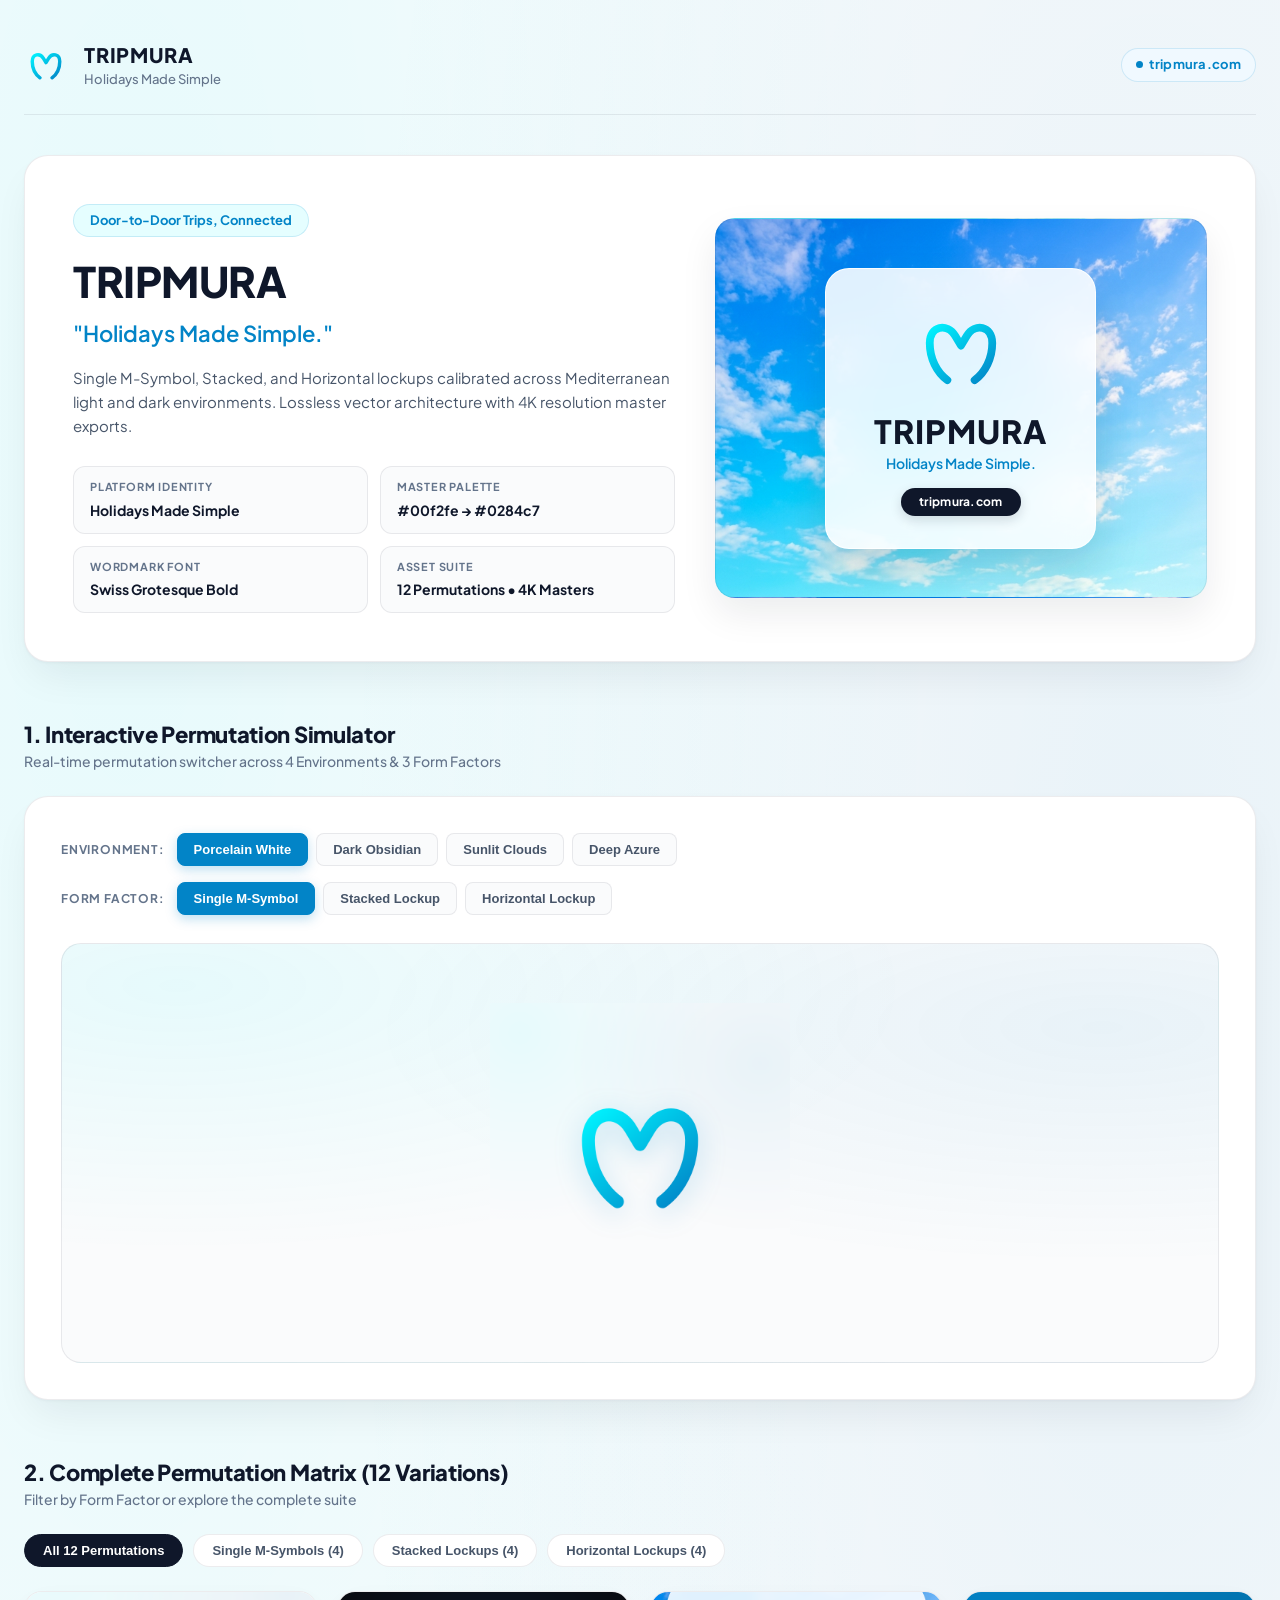
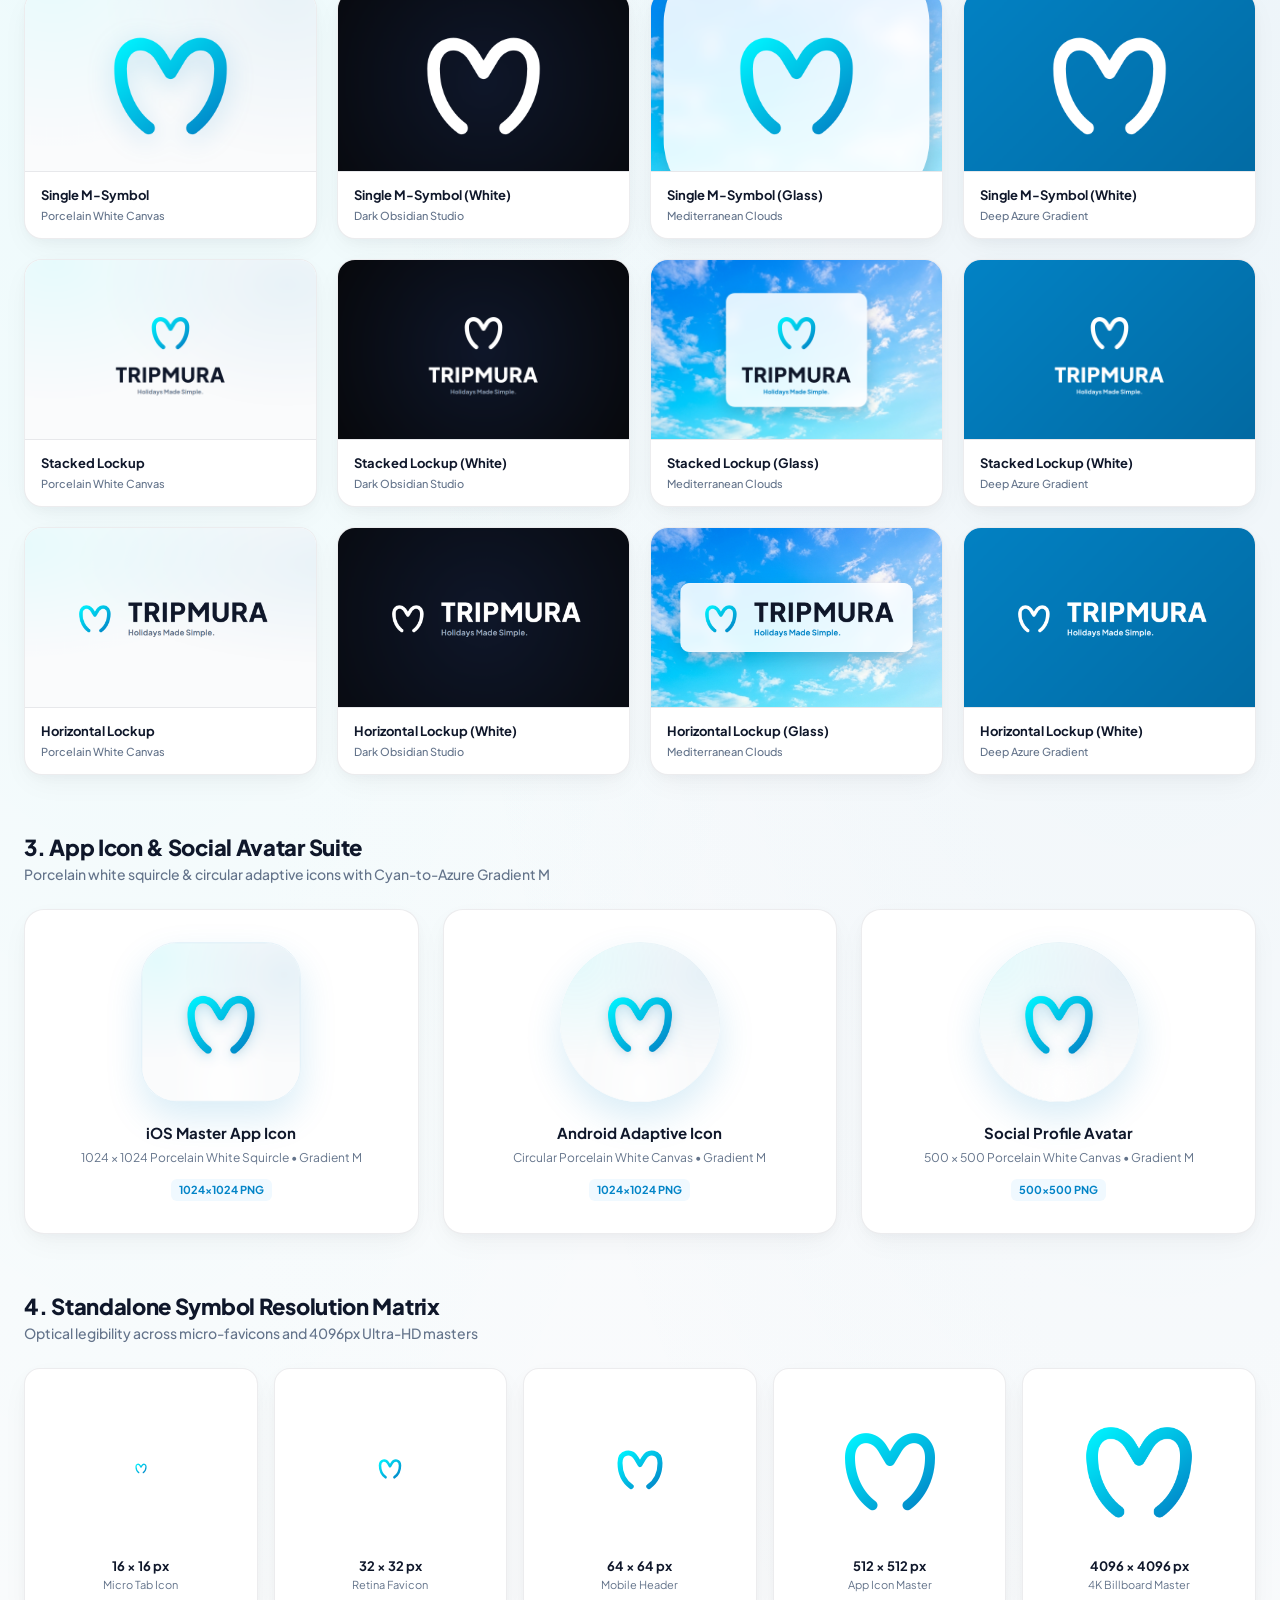
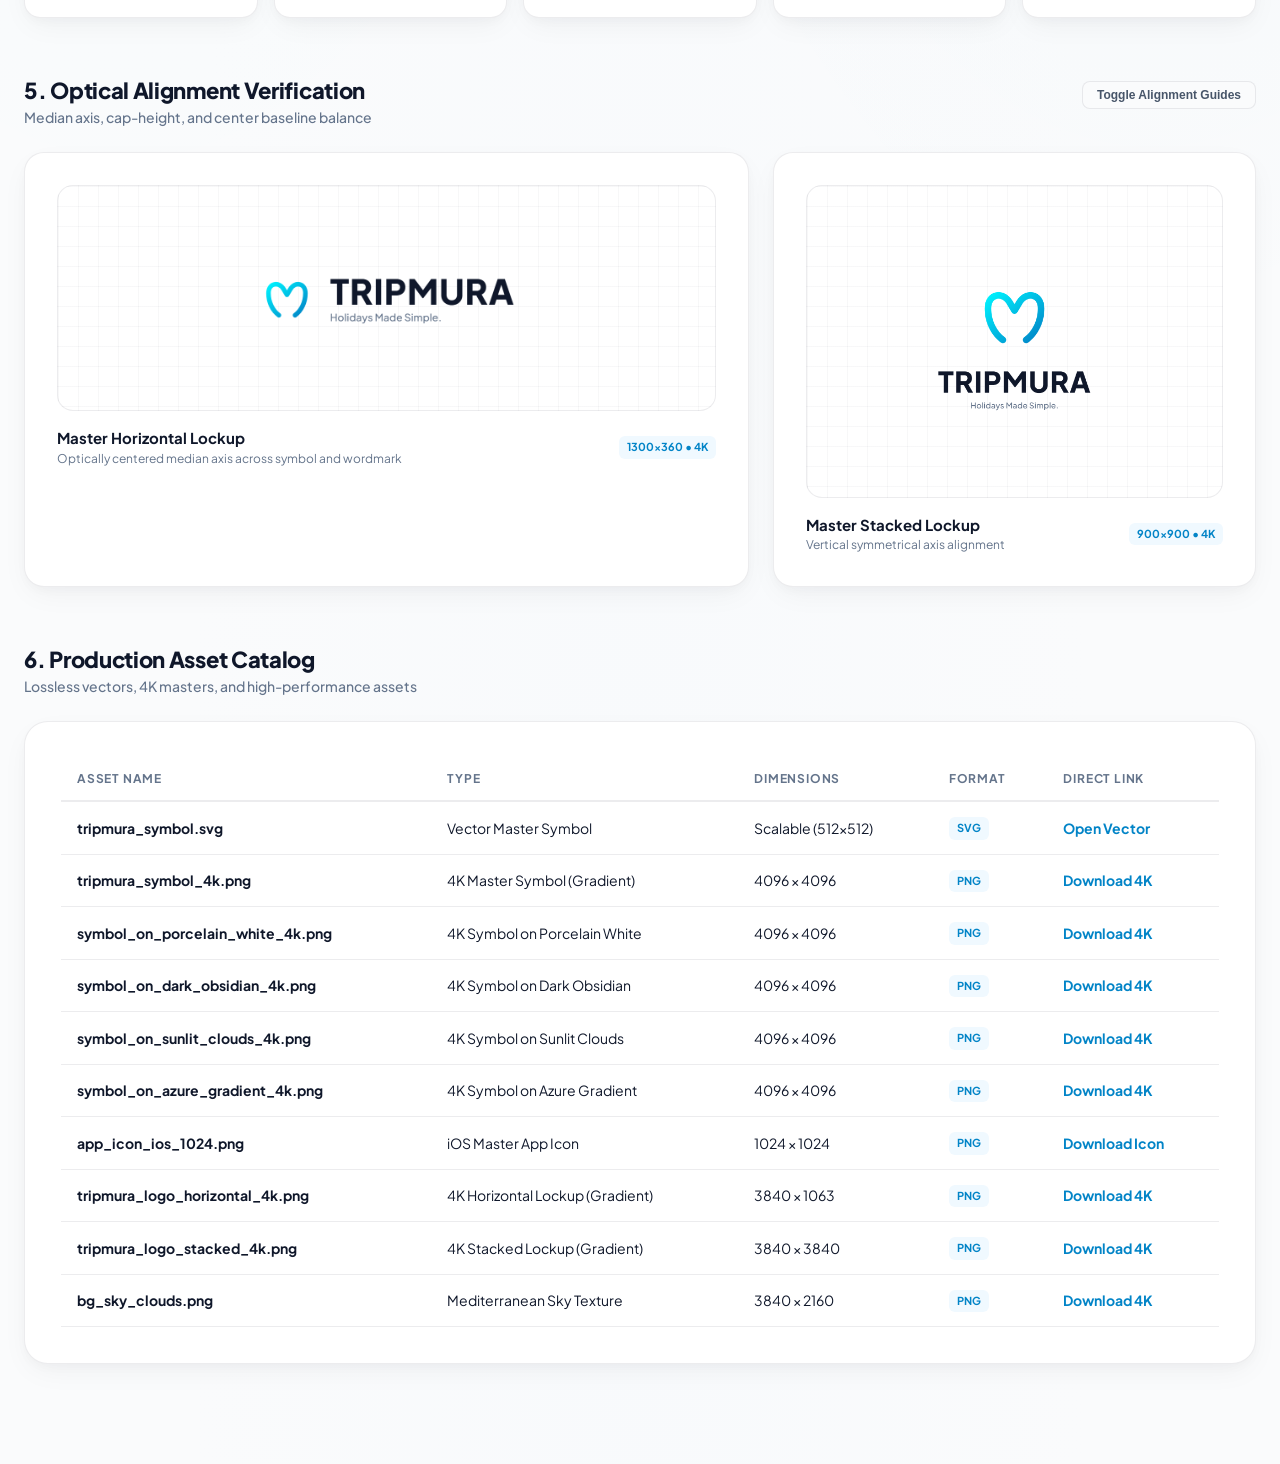
<file: Backups/Step2_Practical_UI_Completed/preview.html>
<!DOCTYPE html>
<html lang="en">
<head>
  <meta charset="UTF-8">
  <meta name="viewport" content="width=device-width, initial-scale=1.0">
  <title>TripMura — Holidays Made Simple</title>
  <link rel="icon" type="image/svg+xml" href="assets/brand/favicon.svg">
  <link rel="alternate icon" type="image/png" sizes="32x32" href="assets/brand/favicon-32x32.png">
  <link rel="apple-touch-icon" sizes="180x180" href="assets/brand/apple-touch-icon.png">
  <link rel="preconnect" href="https://fonts.googleapis.com">
  <link rel="preconnect" href="https://fonts.gstatic.com" crossorigin>
  <link href="https://fonts.googleapis.com/css2?family=Plus+Jakarta+Sans:wght@400;500;600;700;800&display=swap" rel="stylesheet">
  <style>
    :root {
      --bg-porcelain: #fafbfc;
      --bg-white: #ffffff;
      --bg-obsidian: #07080b;
      --bg-sand: #f8fafc;
      --text-slate-900: #0f172a;
      --text-slate-600: #475569;
      --text-slate-500: #64748b;
      --cyan-electric: #00f2fe;
      --azure-600: #0284c7;
      --azure-700: #0369a1;
      --azure-50: #f0f9ff;
      --border-light: rgba(15, 23, 42, 0.08);
      --shadow-soft: 0 10px 30px -5px rgba(15, 23, 42, 0.05), 0 4px 12px -2px rgba(15, 23, 42, 0.03);
      --shadow-card: 0 20px 40px -10px rgba(15, 23, 42, 0.08), 0 1px 3px rgba(15, 23, 42, 0.04);
      --font-brand: 'Plus Jakarta Sans', -apple-system, BlinkMacSystemFont, 'Segoe UI', Roboto, sans-serif;
    }

    * {
      box-sizing: border-box;
      margin: 0;
      padding: 0;
    }

    body {
      background-color: var(--bg-porcelain);
      background-image: 
        radial-gradient(at 10% 10%, rgba(0, 242, 254, 0.08) 0px, transparent 50%),
        radial-gradient(at 90% 20%, rgba(2, 132, 199, 0.07) 0px, transparent 50%),
        radial-gradient(at 50% 90%, rgba(248, 250, 252, 1) 0px, transparent 50%);
      color: var(--text-slate-900);
      font-family: var(--font-brand);
      -webkit-font-smoothing: antialiased;
      line-height: 1.5;
      padding: 40px 24px 100px;
    }

    .container {
      max-width: 1280px;
      margin: 0 auto;
    }

    /* Header */
    .header {
      display: flex;
      justify-content: space-between;
      align-items: center;
      padding-bottom: 24px;
      border-bottom: 1px solid var(--border-light);
      margin-bottom: 40px;
    }

    .header-left {
      display: flex;
      align-items: center;
      gap: 16px;
    }

    .header-logo {
      width: 44px;
      height: 44px;
    }

    .header-title-group h1 {
      font-size: 20px;
      font-weight: 800;
      letter-spacing: 0.8px;
      color: var(--text-slate-900);
    }

    .header-title-group p {
      font-size: 13px;
      color: var(--text-slate-500);
      font-weight: 500;
    }

    .header-badges {
      display: flex;
      gap: 10px;
    }

    .brand-badge {
      display: inline-flex;
      align-items: center;
      gap: 6px;
      background: var(--azure-50);
      color: var(--azure-600);
      padding: 6px 14px;
      border-radius: 9999px;
      font-size: 13px;
      font-weight: 700;
      letter-spacing: 0.3px;
      border: 1px solid rgba(2, 132, 199, 0.15);
    }

    .badge-dot {
      width: 7px;
      height: 7px;
      background: var(--azure-600);
      border-radius: 50%;
    }

    /* Section Styling */
    .section-title-wrap {
      margin-bottom: 24px;
      display: flex;
      justify-content: space-between;
      align-items: baseline;
    }

    .section-title {
      font-size: 22px;
      font-weight: 800;
      color: var(--text-slate-900);
      letter-spacing: -0.3px;
    }

    .section-subtitle {
      font-size: 14px;
      color: var(--text-slate-500);
      font-weight: 500;
    }

    /* Hero Banner */
    .hero-banner {
      background: var(--bg-white);
      border-radius: 24px;
      padding: 48px;
      border: 1px solid var(--border-light);
      box-shadow: var(--shadow-card);
      display: grid;
      grid-template-columns: 1.1fr 0.9fr;
      gap: 40px;
      align-items: center;
      margin-bottom: 56px;
      position: relative;
      overflow: hidden;
    }

    .hero-meta {
      display: inline-flex;
      align-items: center;
      gap: 8px;
      background: rgba(0, 242, 254, 0.1);
      color: #0284c7;
      padding: 6px 16px;
      border-radius: 9999px;
      font-size: 13px;
      font-weight: 700;
      margin-bottom: 20px;
      border: 1px solid rgba(2, 132, 199, 0.15);
    }

    .hero-title {
      font-size: 42px;
      font-weight: 800;
      line-height: 1.15;
      letter-spacing: -0.5px;
      color: var(--text-slate-900);
      margin-bottom: 12px;
    }

    .hero-tagline {
      font-size: 22px;
      font-weight: 600;
      color: var(--azure-600);
      margin-bottom: 16px;
    }

    .hero-desc {
      font-size: 15px;
      color: var(--text-slate-600);
      line-height: 1.6;
      margin-bottom: 28px;
    }

    .spec-grid {
      display: grid;
      grid-template-columns: repeat(2, 1fr);
      gap: 12px;
    }

    .spec-card {
      background: var(--bg-porcelain);
      border: 1px solid var(--border-light);
      border-radius: 12px;
      padding: 12px 16px;
    }

    .spec-label {
      font-size: 11px;
      text-transform: uppercase;
      letter-spacing: 0.8px;
      color: var(--text-slate-500);
      font-weight: 700;
      margin-bottom: 4px;
    }

    .spec-val {
      font-size: 14px;
      font-weight: 700;
      color: var(--text-slate-900);
    }

    .hero-sky-stage {
      background-image: url('assets/brand/backgrounds/bg_sky_clouds.png');
      background-size: cover;
      background-position: center;
      border: 1px solid var(--border-light);
      border-radius: 20px;
      height: 380px;
      display: flex;
      align-items: center;
      justify-content: center;
      position: relative;
      box-shadow: 0 16px 36px rgba(15, 23, 42, 0.08);
      overflow: hidden;
    }

    .hero-glass-box {
      background: rgba(255, 255, 255, 0.88);
      backdrop-filter: blur(20px);
      -webkit-backdrop-filter: blur(20px);
      border: 1px solid rgba(255, 255, 255, 0.85);
      border-radius: 24px;
      padding: 32px 48px;
      box-shadow: 0 20px 45px rgba(15, 23, 42, 0.15);
      display: flex;
      flex-direction: column;
      align-items: center;
      text-align: center;
    }

    .hero-glass-box img {
      width: 100px;
      height: 100px;
      margin-bottom: 14px;
    }

    .hero-glass-title {
      font-size: 32px;
      font-weight: 800;
      color: var(--text-slate-900);
      letter-spacing: 1px;
      line-height: 1;
    }

    .hero-glass-sub {
      font-size: 14px;
      font-weight: 600;
      color: var(--azure-600);
      margin-top: 6px;
    }

    .hero-glass-badge {
      display: inline-block;
      margin-top: 14px;
      padding: 5px 18px;
      background: var(--text-slate-900);
      border-radius: 9999px;
      font-size: 12px;
      font-weight: 700;
      letter-spacing: 0.3px;
      color: #ffffff;
      box-shadow: 0 4px 12px rgba(15, 23, 42, 0.15);
    }

    /* Section 1: Interactive 3x4 Matrix Simulator */
    .simulator-card {
      background: var(--bg-white);
      border: 1px solid var(--border-light);
      border-radius: 24px;
      padding: 36px;
      box-shadow: var(--shadow-card);
      margin-bottom: 56px;
    }

    .sim-bar {
      display: flex;
      flex-wrap: wrap;
      justify-content: space-between;
      gap: 16px;
      margin-bottom: 28px;
      align-items: center;
    }

    .sim-group {
      display: flex;
      gap: 8px;
      align-items: center;
    }

    .sim-group-label {
      font-size: 12px;
      font-weight: 700;
      text-transform: uppercase;
      letter-spacing: 0.8px;
      color: var(--text-slate-500);
      margin-right: 4px;
    }

    .sim-btn {
      padding: 8px 16px;
      border-radius: 8px;
      font-size: 13px;
      font-weight: 700;
      cursor: pointer;
      border: 1px solid var(--border-light);
      background: var(--bg-porcelain);
      color: var(--text-slate-600);
      transition: all 0.2s;
    }

    .sim-btn.active {
      background: var(--azure-600);
      color: #ffffff;
      border-color: var(--azure-600);
      box-shadow: 0 4px 12px rgba(2, 132, 199, 0.25);
    }

    .sim-stage-main {
      height: 420px;
      border-radius: 20px;
      display: flex;
      align-items: center;
      justify-content: center;
      transition: all 0.4s ease;
      background-size: cover;
      background-position: center;
      position: relative;
      overflow: hidden;
      border: 1px solid var(--border-light);
      padding: 32px;
    }

    .sim-stage-main.mode-white {
      background-color: #fafbfc;
      background-image: radial-gradient(at 10% 10%, rgba(0, 242, 254, 0.08) 0px, transparent 50%),
                        radial-gradient(at 90% 20%, rgba(2, 132, 199, 0.07) 0px, transparent 50%);
    }

    .sim-stage-main.mode-dark {
      background-color: #07080b;
      background-image: radial-gradient(circle at center, #0f172a 0%, #07080b 100%);
    }

    .sim-stage-main.mode-sky {
      background-image: url('assets/brand/backgrounds/bg_sky_clouds.png');
    }

    .sim-stage-main.mode-azure {
      background: linear-gradient(135deg, #0284c7 0%, #0369a1 100%);
    }

    .sim-img-viewer {
      max-width: 90%;
      max-height: 85%;
      object-fit: contain;
      transition: opacity 0.2s ease;
    }

    /* Section 2: 12-Card Permutation Matrix */
    .matrix-tabs {
      display: flex;
      gap: 10px;
      margin-bottom: 24px;
    }

    .matrix-tab-btn {
      padding: 8px 18px;
      border-radius: 9999px;
      font-size: 13px;
      font-weight: 700;
      cursor: pointer;
      border: 1px solid var(--border-light);
      background: var(--bg-white);
      color: var(--text-slate-600);
      transition: all 0.2s;
    }

    .matrix-tab-btn.active {
      background: var(--text-slate-900);
      color: #ffffff;
      border-color: var(--text-slate-900);
    }

    .matrix-grid {
      display: grid;
      grid-template-columns: repeat(4, 1fr);
      gap: 20px;
      margin-bottom: 56px;
    }

    .matrix-card {
      background: var(--bg-white);
      border: 1px solid var(--border-light);
      border-radius: 18px;
      overflow: hidden;
      box-shadow: var(--shadow-soft);
      transition: transform 0.2s, box-shadow 0.2s;
    }

    .matrix-card:hover {
      transform: translateY(-4px);
      box-shadow: var(--shadow-card);
    }

    .matrix-img-box {
      width: 100%;
      height: 180px;
      background: #fafbfc;
      display: flex;
      align-items: center;
      justify-content: center;
      border-bottom: 1px solid var(--border-light);
      overflow: hidden;
    }

    .matrix-img-box img {
      width: 100%;
      height: 100%;
      object-fit: cover;
    }

    .matrix-meta {
      padding: 14px 16px;
    }

    .matrix-title {
      font-size: 13px;
      font-weight: 700;
      color: var(--text-slate-900);
      margin-bottom: 2px;
    }

    .matrix-env {
      font-size: 11px;
      color: var(--text-slate-500);
      font-weight: 500;
    }

    /* Section 3: App Icons & Avatars */
    .app-icon-grid {
      display: grid;
      grid-template-columns: repeat(3, 1fr);
      gap: 24px;
      margin-bottom: 56px;
    }

    .app-icon-card {
      background: var(--bg-white);
      border: 1px solid var(--border-light);
      border-radius: 20px;
      padding: 32px 24px;
      box-shadow: var(--shadow-soft);
      display: flex;
      flex-direction: column;
      align-items: center;
      text-align: center;
    }

    .app-icon-img-box {
      width: 160px;
      height: 160px;
      display: flex;
      align-items: center;
      justify-content: center;
      margin-bottom: 20px;
    }

    .app-icon-img-box img {
      max-width: 100%;
      max-height: 100%;
      object-fit: contain;
    }

    /* Section 4: Standalone Multi-Resolution Scale Matrix */
    .resolution-grid {
      display: grid;
      grid-template-columns: repeat(5, 1fr);
      gap: 16px;
      margin-bottom: 56px;
    }

    .res-card {
      background: var(--bg-white);
      border: 1px solid var(--border-light);
      border-radius: 16px;
      padding: 24px 16px;
      text-align: center;
      box-shadow: var(--shadow-soft);
      display: flex;
      flex-direction: column;
      align-items: center;
      justify-content: space-between;
      min-height: 190px;
    }

    .res-stage {
      flex: 1;
      display: flex;
      align-items: center;
      justify-content: center;
      width: 100%;
    }

    .res-meta {
      margin-top: 14px;
      font-size: 13px;
      font-weight: 700;
      color: var(--text-slate-900);
    }

    .res-sub {
      font-size: 11px;
      color: var(--text-slate-500);
    }

    /* Section 5: Optical Alignment Verification */
    .alignment-grid {
      display: grid;
      grid-template-columns: 1.2fr 0.8fr;
      gap: 24px;
      margin-bottom: 56px;
    }

    .align-card {
      background: var(--bg-white);
      border: 1px solid var(--border-light);
      border-radius: 20px;
      padding: 32px;
      box-shadow: var(--shadow-soft);
      position: relative;
    }

    .align-card-stage {
      background: #ffffff;
      border: 1px solid var(--border-light);
      border-radius: 16px;
      padding: 36px 24px;
      display: flex;
      align-items: center;
      justify-content: center;
      position: relative;
      margin-bottom: 16px;
      min-height: 220px;
      background-image: linear-gradient(rgba(15, 23, 42, 0.03) 1px, transparent 1px),
                        linear-gradient(90deg, rgba(15, 23, 42, 0.03) 1px, transparent 1px);
      background-size: 20px 20px;
    }

    .guide-line-h {
      position: absolute;
      left: 0;
      right: 0;
      top: 50%;
      height: 1px;
      background: rgba(2, 132, 199, 0.35);
      pointer-events: none;
      border-top: 1px dashed #0284c7;
      display: none;
    }

    .guide-line-v {
      position: absolute;
      top: 0;
      bottom: 0;
      left: 50%;
      width: 1px;
      background: rgba(2, 132, 199, 0.35);
      pointer-events: none;
      border-left: 1px dashed #0284c7;
      display: none;
    }

    .guides-active .guide-line-h,
    .guides-active .guide-line-v {
      display: block;
    }

    .align-toggle-btn {
      padding: 6px 14px;
      background: var(--bg-porcelain);
      border: 1px solid var(--border-light);
      border-radius: 8px;
      font-size: 12px;
      font-weight: 700;
      color: var(--text-slate-600);
      cursor: pointer;
      transition: all 0.2s;
    }

    .align-toggle-btn.active {
      background: var(--azure-600);
      color: #ffffff;
      border-color: var(--azure-600);
    }

    /* Section 6: Production 4K Asset Catalog */
    .asset-catalog-card {
      background: var(--bg-white);
      border: 1px solid var(--border-light);
      border-radius: 24px;
      padding: 36px;
      box-shadow: var(--shadow-soft);
    }

    .catalog-table {
      width: 100%;
      border-collapse: collapse;
      font-size: 14px;
    }

    .catalog-table th {
      text-align: left;
      padding: 12px 16px;
      border-bottom: 2px solid var(--border-light);
      color: var(--text-slate-500);
      font-size: 12px;
      text-transform: uppercase;
      letter-spacing: 0.8px;
    }

    .catalog-table td {
      padding: 14px 16px;
      border-bottom: 1px solid var(--border-light);
      color: var(--text-slate-900);
    }

    .catalog-table tr:hover td {
      background: #fafbfc;
    }

    .badge-fmt {
      display: inline-block;
      padding: 3px 8px;
      border-radius: 6px;
      font-size: 11px;
      font-weight: 700;
      background: var(--azure-50);
      color: var(--azure-600);
    }

    .download-link {
      color: var(--azure-600);
      font-weight: 700;
      text-decoration: none;
      display: inline-flex;
      align-items: center;
      gap: 4px;
    }

    .download-link:hover {
      text-decoration: underline;
    }

    @media (max-width: 900px) {
      .hero-banner, .sim-stage-dual, .alignment-grid, .app-icon-grid {
        grid-template-columns: 1fr;
      }
      .matrix-grid {
        grid-template-columns: repeat(2, 1fr);
      }
      .resolution-grid {
        grid-template-columns: repeat(2, 1fr);
      }
    }
  </style>
</head>
<body>

  <div class="container">

    <!-- Header -->
    <header class="header">
      <div class="header-left">
        <img src="assets/brand/symbol/tripmura_symbol.svg" alt="TripMura" class="header-logo">
        <div class="header-title-group">
          <h1>TRIPMURA</h1>
          <p>Holidays Made Simple</p>
        </div>
      </div>
      <div class="header-badges">
        <div class="brand-badge">
          <span class="badge-dot"></span>
          tripmura.com
        </div>
      </div>
    </header>

    <!-- Hero Banner -->
    <section class="hero-banner">
      <div class="hero-text">
        <div class="hero-meta">Door-to-Door Trips, Connected</div>
        <h2 class="hero-title">TRIPMURA</h2>
        <div class="hero-tagline">"Holidays Made Simple."</div>
        <p class="hero-desc">
          Single M-Symbol, Stacked, and Horizontal lockups calibrated across Mediterranean light and dark environments. Lossless vector architecture with 4K resolution master exports.
        </p>
        <div class="spec-grid">
          <div class="spec-card">
            <div class="spec-label">Platform Identity</div>
            <div class="spec-val">Holidays Made Simple</div>
          </div>
          <div class="spec-card">
            <div class="spec-label">Master Palette</div>
            <div class="spec-val">#00f2fe &rarr; #0284c7</div>
          </div>
          <div class="spec-card">
            <div class="spec-label">Wordmark Font</div>
            <div class="spec-val">Swiss Grotesque Bold</div>
          </div>
          <div class="spec-card">
            <div class="spec-label">Asset Suite</div>
            <div class="spec-val">12 Permutations &bull; 4K Masters</div>
          </div>
        </div>
      </div>

      <div class="hero-sky-stage">
        <div class="hero-glass-box">
          <img src="assets/brand/symbol/tripmura_symbol.svg" alt="TripMura Symbol">
          <div class="hero-glass-title">TRIPMURA</div>
          <div class="hero-glass-sub">Holidays Made Simple.</div>
          <div class="hero-glass-badge">tripmura.com</div>
        </div>
      </div>
    </section>

    <!-- Section 1: Interactive 3x4 Matrix Simulator -->
    <div class="section-title-wrap">
      <div>
        <h3 class="section-title">1. Interactive Permutation Simulator</h3>
        <p class="section-subtitle">Real-time permutation switcher across 4 Environments & 3 Form Factors</p>
      </div>
    </div>

    <div class="simulator-card">
      <div class="sim-bar">
        <div class="sim-group">
          <span class="sim-group-label">Environment:</span>
          <button class="sim-btn active" id="envWhite" onclick="setSimEnv('white')">Porcelain White</button>
          <button class="sim-btn" id="envDark" onclick="setSimEnv('dark')">Dark Obsidian</button>
          <button class="sim-btn" id="envSky" onclick="setSimEnv('sky')">Sunlit Clouds</button>
          <button class="sim-btn" id="envAzure" onclick="setSimEnv('azure')">Deep Azure</button>
        </div>

        <div class="sim-group">
          <span class="sim-group-label">Form Factor:</span>
          <button class="sim-btn active" id="formSymbol" onclick="setSimForm('symbol')">Single M-Symbol</button>
          <button class="sim-btn" id="formStacked" onclick="setSimForm('stacked')">Stacked Lockup</button>
          <button class="sim-btn" id="formHorizontal" onclick="setSimForm('horizontal')">Horizontal Lockup</button>
        </div>
      </div>

      <div class="sim-stage-main mode-white" id="simStageMain">
        <img id="simViewerImg" class="sim-img-viewer" src="assets/brand/showcase/symbol_on_white.png" alt="Simulator Output">
      </div>
    </div>

    <!-- Section 2: 12-Card Permutation Matrix -->
    <div class="section-title-wrap">
      <div>
        <h3 class="section-title">2. Complete Permutation Matrix (12 Variations)</h3>
        <p class="section-subtitle">Filter by Form Factor or explore the complete suite</p>
      </div>
    </div>

    <div class="matrix-tabs">
      <button class="matrix-tab-btn active" onclick="filterMatrix('all', this)">All 12 Permutations</button>
      <button class="matrix-tab-btn" onclick="filterMatrix('symbol', this)">Single M-Symbols (4)</button>
      <button class="matrix-tab-btn" onclick="filterMatrix('stacked', this)">Stacked Lockups (4)</button>
      <button class="matrix-tab-btn" onclick="filterMatrix('horizontal', this)">Horizontal Lockups (4)</button>
    </div>

    <div class="matrix-grid" id="matrixGrid">
      <!-- Row 1: Symbols -->
      <div class="matrix-card" data-form="symbol">
        <div class="matrix-img-box">
          <img src="assets/brand/showcase/symbol_on_white.png" alt="Symbol on White">
        </div>
        <div class="matrix-meta">
          <div class="matrix-title">Single M-Symbol</div>
          <div class="matrix-env">Porcelain White Canvas</div>
        </div>
      </div>

      <div class="matrix-card" data-form="symbol">
        <div class="matrix-img-box">
          <img src="assets/brand/showcase/symbol_on_dark.png" alt="Symbol on Dark">
        </div>
        <div class="matrix-meta">
          <div class="matrix-title">Single M-Symbol (White)</div>
          <div class="matrix-env">Dark Obsidian Studio</div>
        </div>
      </div>

      <div class="matrix-card" data-form="symbol">
        <div class="matrix-img-box">
          <img src="assets/brand/showcase/symbol_on_clouds.png" alt="Symbol on Clouds">
        </div>
        <div class="matrix-meta">
          <div class="matrix-title">Single M-Symbol (Glass)</div>
          <div class="matrix-env">Mediterranean Clouds</div>
        </div>
      </div>

      <div class="matrix-card" data-form="symbol">
        <div class="matrix-img-box">
          <img src="assets/brand/showcase/symbol_on_azure.png" alt="Symbol on Azure">
        </div>
        <div class="matrix-meta">
          <div class="matrix-title">Single M-Symbol (White)</div>
          <div class="matrix-env">Deep Azure Gradient</div>
        </div>
      </div>

      <!-- Row 2: Stacked -->
      <div class="matrix-card" data-form="stacked">
        <div class="matrix-img-box">
          <img src="assets/brand/showcase/stacked_on_white.png" alt="Stacked on White">
        </div>
        <div class="matrix-meta">
          <div class="matrix-title">Stacked Lockup</div>
          <div class="matrix-env">Porcelain White Canvas</div>
        </div>
      </div>

      <div class="matrix-card" data-form="stacked">
        <div class="matrix-img-box">
          <img src="assets/brand/showcase/stacked_on_dark.png" alt="Stacked on Dark">
        </div>
        <div class="matrix-meta">
          <div class="matrix-title">Stacked Lockup (White)</div>
          <div class="matrix-env">Dark Obsidian Studio</div>
        </div>
      </div>

      <div class="matrix-card" data-form="stacked">
        <div class="matrix-img-box">
          <img src="assets/brand/showcase/stacked_on_clouds.png" alt="Stacked on Clouds">
        </div>
        <div class="matrix-meta">
          <div class="matrix-title">Stacked Lockup (Glass)</div>
          <div class="matrix-env">Mediterranean Clouds</div>
        </div>
      </div>

      <div class="matrix-card" data-form="stacked">
        <div class="matrix-img-box">
          <img src="assets/brand/showcase/stacked_on_azure.png" alt="Stacked on Azure">
        </div>
        <div class="matrix-meta">
          <div class="matrix-title">Stacked Lockup (White)</div>
          <div class="matrix-env">Deep Azure Gradient</div>
        </div>
      </div>

      <!-- Row 3: Horizontal -->
      <div class="matrix-card" data-form="horizontal">
        <div class="matrix-img-box">
          <img src="assets/brand/showcase/horizontal_on_white.png" alt="Horizontal on White">
        </div>
        <div class="matrix-meta">
          <div class="matrix-title">Horizontal Lockup</div>
          <div class="matrix-env">Porcelain White Canvas</div>
        </div>
      </div>

      <div class="matrix-card" data-form="horizontal">
        <div class="matrix-img-box">
          <img src="assets/brand/showcase/horizontal_on_dark.png" alt="Horizontal on Dark">
        </div>
        <div class="matrix-meta">
          <div class="matrix-title">Horizontal Lockup (White)</div>
          <div class="matrix-env">Dark Obsidian Studio</div>
        </div>
      </div>

      <div class="matrix-card" data-form="horizontal">
        <div class="matrix-img-box">
          <img src="assets/brand/showcase/horizontal_on_clouds.png" alt="Horizontal on Clouds">
        </div>
        <div class="matrix-meta">
          <div class="matrix-title">Horizontal Lockup (Glass)</div>
          <div class="matrix-env">Mediterranean Clouds</div>
        </div>
      </div>

      <div class="matrix-card" data-form="horizontal">
        <div class="matrix-img-box">
          <img src="assets/brand/showcase/horizontal_on_azure.png" alt="Horizontal on Azure">
        </div>
        <div class="matrix-meta">
          <div class="matrix-title">Horizontal Lockup (White)</div>
          <div class="matrix-env">Deep Azure Gradient</div>
        </div>
      </div>
    </div>

    <!-- Section 3: App Icons & Social Avatars -->
    <div class="section-title-wrap">
      <div>
        <h3 class="section-title">3. App Icon & Social Avatar Suite</h3>
        <p class="section-subtitle">Porcelain white squircle & circular adaptive icons with Cyan-to-Azure Gradient M</p>
      </div>
    </div>

    <div class="app-icon-grid">
      <div class="app-icon-card">
        <div class="app-icon-img-box">
          <img src="assets/brand/icons/app_icon_ios_1024.png" alt="iOS App Icon" style="border-radius: 36px; box-shadow: 0 16px 36px rgba(2, 132, 199, 0.15); border: 1px solid rgba(2, 132, 199, 0.1);">
        </div>
        <div style="font-weight: 700; font-size: 15px; margin-bottom: 4px;">iOS Master App Icon</div>
        <div style="font-size: 12px; color: var(--text-slate-500); margin-bottom: 12px;">1024 &times; 1024 Porcelain White Squircle &bull; Gradient M</div>
        <span class="badge-fmt">1024x1024 PNG</span>
      </div>

      <div class="app-icon-card">
        <div class="app-icon-img-box">
          <img src="assets/brand/icons/app_icon_android_adaptive.png" alt="Android Icon" style="border-radius: 50%; box-shadow: 0 16px 36px rgba(2, 132, 199, 0.15);">
        </div>
        <div style="font-weight: 700; font-size: 15px; margin-bottom: 4px;">Android Adaptive Icon</div>
        <div style="font-size: 12px; color: var(--text-slate-500); margin-bottom: 12px;">Circular Porcelain White Canvas &bull; Gradient M</div>
        <span class="badge-fmt">1024x1024 PNG</span>
      </div>

      <div class="app-icon-card">
        <div class="app-icon-img-box">
          <img src="assets/brand/icons/social_avatar_500x500.png" alt="Social Avatar" style="border-radius: 50%; box-shadow: 0 16px 36px rgba(2, 132, 199, 0.15);">
        </div>
        <div style="font-weight: 700; font-size: 15px; margin-bottom: 4px;">Social Profile Avatar</div>
        <div style="font-size: 12px; color: var(--text-slate-500); margin-bottom: 12px;">500 &times; 500 Porcelain White Canvas &bull; Gradient M</div>
        <span class="badge-fmt">500x500 PNG</span>
      </div>
    </div>

    <!-- Section 4: Standalone Multi-Resolution Scale Matrix -->
    <div class="section-title-wrap">
      <div>
        <h3 class="section-title">4. Standalone Symbol Resolution Matrix</h3>
        <p class="section-subtitle">Optical legibility across micro-favicons and 4096px Ultra-HD masters</p>
      </div>
    </div>

    <div class="resolution-grid">
      <div class="res-card">
        <div class="res-stage">
          <img src="assets/brand/symbol/tripmura_symbol.svg" style="width: 16px; height: 16px;" alt="16px">
        </div>
        <div>
          <div class="res-meta">16 &times; 16 px</div>
          <div class="res-sub">Micro Tab Icon</div>
        </div>
      </div>

      <div class="res-card">
        <div class="res-stage">
          <img src="assets/brand/symbol/tripmura_symbol.svg" style="width: 32px; height: 32px;" alt="32px">
        </div>
        <div>
          <div class="res-meta">32 &times; 32 px</div>
          <div class="res-sub">Retina Favicon</div>
        </div>
      </div>

      <div class="res-card">
        <div class="res-stage">
          <img src="assets/brand/symbol/tripmura_symbol.svg" style="width: 64px; height: 64px;" alt="64px">
        </div>
        <div>
          <div class="res-meta">64 &times; 64 px</div>
          <div class="res-sub">Mobile Header</div>
        </div>
      </div>

      <div class="res-card">
        <div class="res-stage">
          <img src="assets/brand/symbol/tripmura_symbol_512.png" style="width: 128px; height: 128px;" alt="512px">
        </div>
        <div>
          <div class="res-meta">512 &times; 512 px</div>
          <div class="res-sub">App Icon Master</div>
        </div>
      </div>

      <div class="res-card">
        <div class="res-stage">
          <img src="assets/brand/symbol/tripmura_symbol_4k.png" style="width: 150px; height: 150px;" alt="4K">
        </div>
        <div>
          <div class="res-meta">4096 &times; 4096 px</div>
          <div class="res-sub">4K Billboard Master</div>
        </div>
      </div>
    </div>

    <!-- Section 5: Optical Alignment Verification -->
    <div class="section-title-wrap">
      <div>
        <h3 class="section-title">5. Optical Alignment Verification</h3>
        <p class="section-subtitle">Median axis, cap-height, and center baseline balance</p>
      </div>
      <button class="align-toggle-btn" id="toggleGuidesBtn" onclick="toggleGuides()">Toggle Alignment Guides</button>
    </div>

    <div class="alignment-grid" id="alignmentContainer">
      <div class="align-card">
        <div class="align-card-stage">
          <div class="guide-line-h"></div>
          <div class="guide-line-v"></div>
          <img src="assets/brand/tripmura_logo_horizontal.png" alt="Horizontal Lockup" style="max-width: 90%; height: auto;">
        </div>
        <div style="display: flex; justify-content: space-between; align-items: center;">
          <div>
            <div style="font-weight: 700; font-size: 15px;">Master Horizontal Lockup</div>
            <div style="font-size: 12px; color: var(--text-slate-500);">Optically centered median axis across symbol and wordmark</div>
          </div>
          <span class="badge-fmt">1300x360 &bull; 4K</span>
        </div>
      </div>

      <div class="align-card">
        <div class="align-card-stage">
          <div class="guide-line-h"></div>
          <div class="guide-line-v"></div>
          <img src="assets/brand/tripmura_logo_stacked.png" alt="Stacked Lockup" style="max-width: 65%; height: auto;">
        </div>
        <div style="display: flex; justify-content: space-between; align-items: center;">
          <div>
            <div style="font-weight: 700; font-size: 15px;">Master Stacked Lockup</div>
            <div style="font-size: 12px; color: var(--text-slate-500);">Vertical symmetrical axis alignment</div>
          </div>
          <span class="badge-fmt">900x900 &bull; 4K</span>
        </div>
      </div>
    </div>

    <!-- Section 6: Production 4K Asset Catalog -->
    <div class="section-title-wrap">
      <div>
        <h3 class="section-title">6. Production Asset Catalog</h3>
        <p class="section-subtitle">Lossless vectors, 4K masters, and high-performance assets</p>
      </div>
    </div>

    <div class="asset-catalog-card">
      <table class="catalog-table">
        <thead>
          <tr>
            <th>Asset Name</th>
            <th>Type</th>
            <th>Dimensions</th>
            <th>Format</th>
            <th>Direct Link</th>
          </tr>
        </thead>
        <tbody>
          <tr>
            <td><strong>tripmura_symbol.svg</strong></td>
            <td>Vector Master Symbol</td>
            <td>Scalable (512x512)</td>
            <td><span class="badge-fmt">SVG</span></td>
            <td><a href="assets/brand/symbol/tripmura_symbol.svg" class="download-link" target="_blank">Open Vector</a></td>
          </tr>
          <tr>
            <td><strong>tripmura_symbol_4k.png</strong></td>
            <td>4K Master Symbol (Gradient)</td>
            <td>4096 &times; 4096</td>
            <td><span class="badge-fmt">PNG</span></td>
            <td><a href="assets/brand/symbol/tripmura_symbol_4k.png" class="download-link" target="_blank">Download 4K</a></td>
          </tr>
          <tr>
            <td><strong>symbol_on_porcelain_white_4k.png</strong></td>
            <td>4K Symbol on Porcelain White</td>
            <td>4096 &times; 4096</td>
            <td><span class="badge-fmt">PNG</span></td>
            <td><a href="assets/brand/symbol/backgrounds/symbol_on_porcelain_white_4k.png" class="download-link" target="_blank">Download 4K</a></td>
          </tr>
          <tr>
            <td><strong>symbol_on_dark_obsidian_4k.png</strong></td>
            <td>4K Symbol on Dark Obsidian</td>
            <td>4096 &times; 4096</td>
            <td><span class="badge-fmt">PNG</span></td>
            <td><a href="assets/brand/symbol/backgrounds/symbol_on_dark_obsidian_4k.png" class="download-link" target="_blank">Download 4K</a></td>
          </tr>
          <tr>
            <td><strong>symbol_on_sunlit_clouds_4k.png</strong></td>
            <td>4K Symbol on Sunlit Clouds</td>
            <td>4096 &times; 4096</td>
            <td><span class="badge-fmt">PNG</span></td>
            <td><a href="assets/brand/symbol/backgrounds/symbol_on_sunlit_clouds_4k.png" class="download-link" target="_blank">Download 4K</a></td>
          </tr>
          <tr>
            <td><strong>symbol_on_azure_gradient_4k.png</strong></td>
            <td>4K Symbol on Azure Gradient</td>
            <td>4096 &times; 4096</td>
            <td><span class="badge-fmt">PNG</span></td>
            <td><a href="assets/brand/symbol/backgrounds/symbol_on_azure_gradient_4k.png" class="download-link" target="_blank">Download 4K</a></td>
          </tr>
          <tr>
            <td><strong>app_icon_ios_1024.png</strong></td>
            <td>iOS Master App Icon</td>
            <td>1024 &times; 1024</td>
            <td><span class="badge-fmt">PNG</span></td>
            <td><a href="assets/brand/icons/app_icon_ios_1024.png" class="download-link" target="_blank">Download Icon</a></td>
          </tr>
          <tr>
            <td><strong>tripmura_logo_horizontal_4k.png</strong></td>
            <td>4K Horizontal Lockup (Gradient)</td>
            <td>3840 &times; 1063</td>
            <td><span class="badge-fmt">PNG</span></td>
            <td><a href="assets/brand/tripmura_logo_horizontal_4k.png" class="download-link" target="_blank">Download 4K</a></td>
          </tr>
          <tr>
            <td><strong>tripmura_logo_stacked_4k.png</strong></td>
            <td>4K Stacked Lockup (Gradient)</td>
            <td>3840 &times; 3840</td>
            <td><span class="badge-fmt">PNG</span></td>
            <td><a href="assets/brand/tripmura_logo_stacked_4k.png" class="download-link" target="_blank">Download 4K</a></td>
          </tr>
          <tr>
            <td><strong>bg_sky_clouds.png</strong></td>
            <td>Mediterranean Sky Texture</td>
            <td>3840 &times; 2160</td>
            <td><span class="badge-fmt">PNG</span></td>
            <td><a href="assets/brand/backgrounds/bg_sky_clouds.png" class="download-link" target="_blank">Download 4K</a></td>
          </tr>
        </tbody>
      </table>
    </div>

  </div>

  <script>
    let currentEnv = 'white';
    let currentForm = 'symbol';

    const assetMap = {
      'symbol': {
        'white': 'assets/brand/showcase/symbol_on_white.png',
        'dark': 'assets/brand/showcase/symbol_on_dark.png',
        'sky': 'assets/brand/showcase/symbol_on_clouds.png',
        'azure': 'assets/brand/showcase/symbol_on_azure.png'
      },
      'stacked': {
        'white': 'assets/brand/showcase/stacked_on_white.png',
        'dark': 'assets/brand/showcase/stacked_on_dark.png',
        'sky': 'assets/brand/showcase/stacked_on_clouds.png',
        'azure': 'assets/brand/showcase/stacked_on_azure.png'
      },
      'horizontal': {
        'white': 'assets/brand/showcase/horizontal_on_white.png',
        'dark': 'assets/brand/showcase/horizontal_on_dark.png',
        'sky': 'assets/brand/showcase/horizontal_on_clouds.png',
        'azure': 'assets/brand/showcase/horizontal_on_azure.png'
      }
    };

    function updateSimulator() {
      const stage = document.getElementById('simStageMain');
      const img = document.getElementById('simViewerImg');

      stage.className = 'sim-stage-main mode-' + currentEnv;
      img.src = assetMap[currentForm][currentEnv];
    }

    function setSimEnv(env) {
      currentEnv = env;
      ['envWhite', 'envDark', 'envSky', 'envAzure'].forEach(id => {
        document.getElementById(id).classList.remove('active');
      });
      const btnId = 'env' + env.charAt(0).toUpperCase() + env.slice(1);
      document.getElementById(btnId).classList.add('active');
      updateSimulator();
    }

    function setSimForm(form) {
      currentForm = form;
      ['formSymbol', 'formStacked', 'formHorizontal'].forEach(id => {
        document.getElementById(id).classList.remove('active');
      });
      const btnId = 'form' + form.charAt(0).toUpperCase() + form.slice(1);
      document.getElementById(btnId).classList.add('active');
      updateSimulator();
    }

    function filterMatrix(form, btn) {
      document.querySelectorAll('.matrix-tab-btn').forEach(b => b.classList.remove('active'));
      btn.classList.add('active');

      const cards = document.querySelectorAll('.matrix-card');
      cards.forEach(card => {
        if (form === 'all' || card.getAttribute('data-form') === form) {
          card.style.display = 'block';
        } else {
          card.style.display = 'none';
        }
      });
    }

    function toggleGuides() {
      const container = document.getElementById('alignmentContainer');
      const btn = document.getElementById('toggleGuidesBtn');
      container.classList.toggle('guides-active');
      btn.classList.toggle('active');
    }
  </script>
</body>
</html>
</file>
<file: css/tokens.css>
/**
 * TripMura Design System — Tokens
 * Visual Aesthetic: Crisp Light Luxury & Mediterranean Sunlight
 */

:root {
  /* ==========================================================================
     1. Color Palette (Porcelain White, Warm Deep Slate, Sunlit Cyan & Azure)
     ========================================================================== */
  --bg-body: #fafbfc;
  --bg-card: #ffffff;
  --bg-card-subtle: #f8fafc;
  --bg-glass: rgba(255, 255, 255, 0.85);
  --bg-glass-heavy: rgba(255, 255, 255, 0.92);
  --bg-glass-subtle: rgba(255, 255, 255, 0.65);
  --bg-obsidian: #07080b;
  --bg-dark-card: #0f172a;
  
  /* Text Colors */
  --text-primary: #0f172a;        /* Warm Deep Slate */
  --text-secondary: #475569;      /* Slate 600 */
  --text-muted: #94a3b8;          /* Slate 400 */
  --text-inverse: #ffffff;
  --text-inverse-muted: #94a3b8;

  /* Mediterranean Azure Accents */
  --primary-cyan: #00f2fe;        /* Electric Mediterranean Cyan */
  --primary-azure: #0284c7;       /* Sunlit Azure Sky 600 */
  --primary-azure-dark: #0369a1;  /* Deep Azure 700 */
  --primary-azure-light: #e0f2fe; /* Soft Azure Wash 100 */
  --primary-azure-50: #f0f9ff;    /* Ultra-soft Azure Tint 50 */
  
  /* Gradients */
  --gradient-azure: linear-gradient(135deg, #00f2fe 0%, #0284c7 100%);
  --gradient-azure-hover: linear-gradient(135deg, #38f9d7 0%, #0284c7 100%);
  --gradient-sky-glow: radial-gradient(at 10% 10%, rgba(0, 242, 254, 0.12) 0px, transparent 50%),
                       radial-gradient(at 90% 20%, rgba(2, 132, 199, 0.10) 0px, transparent 50%),
                       radial-gradient(at 50% 90%, rgba(248, 250, 252, 1) 0px, transparent 50%);
  --gradient-card-border: linear-gradient(135deg, rgba(255, 255, 255, 0.95), rgba(2, 132, 199, 0.15));

  /* Status & Accents */
  --accent-emerald: #10b981;
  --accent-amber: #f59e0b;
  --accent-rose: #f43f5e;

  /* ==========================================================================
     2. Borders & Glassmorphism
     ========================================================================== */
  --border-card: rgba(15, 23, 42, 0.08);
  --border-light: rgba(15, 23, 42, 0.08);
  --border-subtle: rgba(15, 23, 42, 0.04);
  --border-glass: rgba(255, 255, 255, 0.85);
  --border-glass-accent: rgba(2, 132, 199, 0.2);
  --border-focus: rgba(2, 132, 199, 0.45);
  
  --backdrop-blur-sm: blur(12px);
  --backdrop-blur-md: blur(20px);
  --backdrop-blur-lg: blur(32px);

  /* ==========================================================================
     3. Elevation & Multi-Layer Shadows (Refined Tinted Ambient Depth)
     ========================================================================== */
  --shadow-xs: 0 1px 2px rgba(15, 23, 42, 0.04);
  --shadow-sm: 0 4px 12px -2px rgba(15, 23, 42, 0.04), 0 2px 4px -1px rgba(15, 23, 42, 0.02);
  --shadow-card: 0 4px 6px -1px rgba(15, 23, 42, 0.04), 0 2px 4px -2px rgba(15, 23, 42, 0.04);
  --shadow-elevation: 0 12px 32px -8px rgba(2, 132, 199, 0.12), 0 4px 12px -2px rgba(15, 23, 42, 0.04);
  --shadow-hover: 0 20px 30px -10px rgba(2, 132, 199, 0.15), 0 8px 10px -6px rgba(15, 23, 42, 0.04);
  --shadow-glass: 0 24px 60px rgba(15, 23, 42, 0.14), 0 4px 16px rgba(0, 0, 0, 0.04);
  --shadow-dropdown: 0 20px 40px -10px rgba(15, 23, 42, 0.12), 0 4px 16px -2px rgba(15, 23, 42, 0.06);

  /* ==========================================================================
     4. Typography (Fluid Scale via CSS clamp)
     ========================================================================== */
  --font-family: 'Plus Jakarta Sans', -apple-system, BlinkMacSystemFont, 'Segoe UI', Roboto, Helvetica, Arial, sans-serif;
  
  --font-hero: clamp(2.35rem, 5vw + 0.8rem, 4.25rem);
  --font-h1: clamp(2rem, 3.8vw + 0.5rem, 3.25rem);
  --font-h2: clamp(1.65rem, 2.8vw + 0.4rem, 2.5rem);
  --font-h3: clamp(1.25rem, 1.6vw + 0.3rem, 1.75rem);
  --font-h4: clamp(1.1rem, 0.8vw + 0.4rem, 1.35rem);
  --font-body-lg: clamp(1.05rem, 0.4vw + 0.95rem, 1.25rem);
  --font-body: clamp(0.95rem, 0.25vw + 0.88rem, 1.05rem);
  --font-body-sm: clamp(0.82rem, 0.2vw + 0.76rem, 0.9rem);
  --font-caption: 0.78rem;

  --line-height-tight: 1.12;
  --line-height-snug: 1.3;
  --line-height-normal: 1.6;
  --line-height-relaxed: 1.75;

  --tracking-tight: -0.025em;
  --tracking-normal: 0em;
  --tracking-wide: 0.025em;
  --tracking-wider: 0.06em;

  /* ==========================================================================
     5. Concentric Radius & 8pt Spatial Scale
     Formula: Outer Radius = Inner Radius + Padding
     ========================================================================== */
  --radius-xs: 6px;
  --radius-inner-sm: 8px;
  --radius-sm: 8px;
  --radius-inner-md: 12px;
  --radius-md: 12px;
  --radius-card-sm: 20px;
  --radius-card-lg: 24px;
  --radius-lg: 24px;
  --radius-xl: 32px;
  --radius-pill: 9999px;

  /* 8-Point Standard Spacing Scale */
  --space-1: 4px;
  --space-2: 8px;
  --space-3: 12px;
  --space-4: 16px;
  --space-6: 24px;
  --space-8: 32px;
  --space-12: 48px;
  --space-16: 64px;
  --space-20: 80px;

  /* Semantic Spacing Aliases */
  --space-xs: 4px;
  --space-sm: 8px;
  --space-md: 16px;
  --space-lg: 24px;
  --space-xl: 32px;
  --space-2xl: 48px;
  --space-3xl: 64px;
  --space-4xl: 96px;

  --container-max: 1280px;
  --container-padding: clamp(16px, 4vw, 32px);

  /* ==========================================================================
     6. Transitions & Motion
     ========================================================================== */
  --ease-spring: cubic-bezier(0.16, 1, 0.3, 1);
  --ease-smooth: cubic-bezier(0.4, 0, 0.2, 1);
  --transition-fast: 150ms var(--ease-smooth);
  --transition-normal: 250ms var(--ease-spring);
  --transition-slow: 400ms var(--ease-spring);

  /* ==========================================================================
     7. Z-Index Scale
     ========================================================================== */
  --z-negative: -1;
  --z-elevate: 1;
  --z-sticky: 100;
  --z-dropdown: 200;
  --z-navbar: 500;
  --z-drawer-backdrop: 900;
  --z-drawer: 1000;
  --z-modal: 1100;
  --z-toast: 1200;
}
</file>
<file: css/base.css>
/**
 * TripMura Design System — Base CSS & Reset
 */

/* Box sizing rules & smooth scrolling */
*, *::before, *::after {
  box-sizing: border-box !important;
  margin: 0;
  padding: 0;
}

html, body {
  width: 100% !important;
  max-width: 100vw !important;
  overflow-x: hidden !important;
  margin: 0;
  padding: 0;
}

html {
  font-size: 16px;
  scroll-behavior: smooth;
  -webkit-text-size-adjust: 100%;
  text-size-adjust: 100%;
}

body {
  min-height: 100vh;
  background-color: #fafbfc;
  background-image: var(--gradient-sky-glow);
  background-attachment: fixed;
  color: var(--text-primary);
  font-family: var(--font-family);
  font-size: var(--font-body);
  line-height: var(--line-height-normal);
  -webkit-font-smoothing: antialiased;
  -moz-osx-font-smoothing: grayscale;
  position: relative;
}

/* Typography Base */
h1, h2, h3, h4, h5, h6 {
  color: var(--text-primary);
  font-weight: 800;
  line-height: var(--line-height-tight);
  letter-spacing: var(--tracking-tight);
}

p {
  color: var(--text-secondary);
  line-height: var(--line-height-normal);
}

a {
  color: inherit;
  text-decoration: none;
  transition: color var(--transition-fast);
}

img, svg, picture, video {
  display: block;
  max-width: 100%;
  height: auto;
}

button, input, select, textarea {
  font: inherit;
  color: inherit;
  border: none;
  background: none;
  outline: none;
}

button {
  cursor: pointer;
}

ul, ol {
  list-style: none;
}

/* Container */
.container,
.results-page-main {
  width: 100% !important;
  max-width: 1360px !important;
  margin-left: auto !important;
  margin-right: auto !important;
  padding-left: var(--container-padding);
  padding-right: var(--container-padding);
  box-sizing: border-box !important;
}

/* Accessibility: Focus visible */
:focus-visible {
  outline: 2px solid var(--primary-azure);
  outline-offset: 3px;
  border-radius: var(--radius-xs);
}

/* Utility: Gradient Text */
.text-gradient {
  background: linear-gradient(135deg, #0284c7 0%, #0369a1 100%);
  -webkit-background-clip: text;
  -webkit-text-fill-color: transparent;
  background-clip: text;
  filter: drop-shadow(0 2px 12px rgba(255, 255, 255, 0.9));
  display: inline-block;
}

/* Prevent layout shifts */
.sr-only {
  position: absolute;
  width: 1px;
  height: 1px;
  padding: 0;
  margin: -1px;
  overflow: hidden;
  clip: rect(0, 0, 0, 0);
  white-space: nowrap;
  border-width: 0;
}
</file>
<file: css/components.css>
/**
 * TripMura Design System — Components
 * Navbar, Buttons, Badges, Dropdowns, Mobile Drawer
 */

/* ==========================================================================
   1. Glassmorphism Navbar
   ========================================================================== */
.site-header {
  position: absolute;
  top: 0;
  left: 0;
  width: 100%;
  z-index: var(--z-navbar);
  background: transparent !important;
  border: none !important;
  box-shadow: none !important;
  padding: 24px 0 0;
  transition: all var(--transition-normal);
}

.site-header.scrolled {
  background: transparent !important;
  border: none !important;
  box-shadow: none !important;
}

.navbar-shell {
  background: rgba(255, 255, 255, 0.85);
  backdrop-filter: blur(16px);
  -webkit-backdrop-filter: blur(16px);
  border: 1px solid rgba(255, 255, 255, 0.6);
  border-radius: var(--radius-pill);
  box-shadow: 0 10px 30px rgba(15, 23, 42, 0.08);
  padding: 8px 16px 8px 24px;
  display: flex;
  align-items: center;
  justify-content: space-between;
  gap: var(--space-md);
  transition: all var(--transition-normal);
}

.site-header.scrolled .navbar-shell {
  background: rgba(255, 255, 255, 0.92);
  box-shadow: 0 12px 35px rgba(15, 23, 42, 0.12);
  border-color: rgba(255, 255, 255, 0.95);
}

/* Brand Logo */
.brand-link {
  display: flex;
  align-items: center;
  gap: 10px;
  flex-shrink: 0;
  text-decoration: none;
}

.brand-symbol-img {
  height: 38px;
  width: 38px;
  object-fit: contain;
  transition: transform 0.2s cubic-bezier(0.16, 1, 0.3, 1);
}

.brand-link:hover .brand-symbol-img {
  transform: scale(1.05);
}

.brand-wordmark {
  font-size: 1.18rem;
  font-weight: 800;
  letter-spacing: 0.5px;
  color: var(--text-primary);
  line-height: 1;
}

/* Navigation Menu (Desktop) */
.nav-menu {
  display: flex;
  align-items: center;
  gap: 8px;
}

.nav-link {
  padding: 8px 16px;
  font-size: 0.9rem;
  font-weight: 600;
  color: var(--text-secondary);
  border-radius: var(--radius-pill);
  transition: all var(--transition-fast);
  position: relative;
}

.nav-link:hover {
  color: var(--primary-azure);
  background: var(--primary-azure-50);
}

.nav-link.active {
  color: var(--primary-azure-dark);
  background: var(--primary-azure-50);
  font-weight: 700;
}

/* Navbar Actions (Right) */
.nav-actions {
  display: flex;
  align-items: center;
  gap: 10px;
}

/* Utility Pills (Currency / Language) */
.utility-pill-btn {
  display: inline-flex;
  align-items: center;
  gap: 6px;
  padding: 8px 14px;
  background: #ffffff;
  border: 1px solid var(--border-light);
  border-radius: var(--radius-pill);
  font-size: 0.82rem;
  font-weight: 700;
  color: var(--text-secondary);
  box-shadow: var(--shadow-xs);
  transition: all var(--transition-fast);
}

.utility-pill-btn:hover {
  background: var(--primary-azure-50);
  border-color: var(--border-focus);
  color: var(--primary-azure);
}

.utility-pill-btn svg {
  width: 14px;
  height: 14px;
  fill: currentColor;
}

/* Primary Azure CTA Button */
.btn-primary {
  display: inline-flex;
  align-items: center;
  justify-content: center;
  gap: 8px;
  padding: 10px 22px;
  background: var(--gradient-azure);
  color: #ffffff;
  font-size: 0.9rem;
  font-weight: 700;
  letter-spacing: 0.01em;
  border-radius: var(--radius-pill);
  box-shadow: 0 4px 14px rgba(2, 132, 199, 0.35);
  transition: all var(--transition-normal);
  position: relative;
  overflow: hidden;
  border: 1px solid rgba(255, 255, 255, 0.3);
}

.btn-primary::before {
  content: '';
  position: absolute;
  top: 0;
  left: -100%;
  width: 100%;
  height: 100%;
  background: linear-gradient(90deg, transparent, rgba(255, 255, 255, 0.25), transparent);
  transition: left 0.6s ease;
}

.btn-primary:hover {
  transform: translateY(-2px);
  box-shadow: var(--shadow-hover);
  background: var(--gradient-azure-hover);
}

.btn-primary:hover::before {
  left: 100%;
}

.btn-primary:focus-visible {
  outline: 3px solid rgba(2, 132, 199, 0.35);
  outline-offset: 2px;
}

.btn-primary:active {
  transform: scale(0.98);
}

/* Secondary Button */
.btn-secondary {
  display: inline-flex;
  align-items: center;
  justify-content: center;
  gap: 8px;
  padding: 10px 22px;
  background: #ffffff;
  color: var(--text-primary);
  font-size: 0.9rem;
  font-weight: 700;
  border-radius: var(--radius-pill);
  border: 1px solid var(--border-light);
  box-shadow: var(--shadow-sm);
  transition: all var(--transition-fast);
}

.btn-secondary:hover {
  background: var(--bg-card-subtle);
  border-color: var(--border-focus);
  color: var(--primary-azure);
  transform: translateY(-2px);
}

.btn-secondary:focus-visible {
  outline: 3px solid rgba(2, 132, 199, 0.35);
  outline-offset: 2px;
}

.btn-secondary:active {
  transform: scale(0.98);
}

/* ==========================================================================
   2. Mobile Hamburger Toggle Button
   ========================================================================== */
.mobile-nav-toggle {
  display: none;
  width: 42px;
  height: 42px;
  border-radius: var(--radius-pill);
  background: #ffffff;
  border: 1px solid var(--border-light);
  align-items: center;
  justify-content: center;
  color: var(--text-primary);
  box-shadow: var(--shadow-xs);
  transition: all var(--transition-fast);
}

.mobile-nav-toggle:hover {
  background: var(--primary-azure-50);
  color: var(--primary-azure);
}

.mobile-nav-toggle svg {
  width: 22px;
  height: 22px;
  fill: currentColor;
}

/* ==========================================================================
   3. Mobile Drawer & Backdrop
   ========================================================================== */
.mobile-drawer-backdrop {
  position: fixed;
  inset: 0;
  background: rgba(15, 23, 42, 0.4);
  backdrop-filter: var(--backdrop-blur-sm);
  -webkit-backdrop-filter: var(--backdrop-blur-sm);
  z-index: var(--z-drawer-backdrop);
  opacity: 0;
  visibility: hidden;
  transition: opacity var(--transition-normal), visibility var(--transition-normal);
}

.mobile-drawer-backdrop.active {
  opacity: 1;
  visibility: visible;
}

.mobile-drawer {
  position: fixed;
  top: 0;
  right: 0;
  bottom: 0;
  width: min(340px, 85vw);
  background: #ffffff;
  z-index: var(--z-drawer);
  box-shadow: -10px 0 40px rgba(15, 23, 42, 0.15);
  display: flex;
  flex-direction: column;
  padding: 24px;
  transform: translateX(100%);
  transition: transform var(--transition-normal);
  overflow-y: auto;
}

.mobile-drawer.active {
  transform: translateX(0);
}

.drawer-header {
  display: flex;
  align-items: center;
  justify-content: space-between;
  padding-bottom: 20px;
  border-bottom: 1px solid var(--border-light);
  margin-bottom: 24px;
}

.drawer-close-btn {
  width: 38px;
  height: 38px;
  border-radius: var(--radius-pill);
  background: var(--bg-card-subtle);
  border: 1px solid var(--border-light);
  display: flex;
  align-items: center;
  justify-content: center;
  color: var(--text-secondary);
  transition: all var(--transition-fast);
}

.drawer-close-btn:hover {
  background: var(--primary-azure-50);
  color: var(--primary-azure);
}

.drawer-close-btn svg {
  width: 18px;
  height: 18px;
  fill: currentColor;
}

.drawer-nav {
  display: flex;
  flex-direction: column;
  gap: 8px;
  flex: 1;
}

.drawer-link {
  padding: 12px 16px;
  border-radius: var(--radius-sm);
  font-size: 1rem;
  font-weight: 700;
  color: var(--text-secondary);
  transition: all var(--transition-fast);
  display: flex;
  align-items: center;
  justify-content: space-between;
}

.drawer-link:hover, .drawer-link.active {
  background: var(--primary-azure-50);
  color: var(--primary-azure-dark);
}

.drawer-actions {
  display: flex;
  flex-direction: column;
  gap: 12px;
  padding-top: 24px;
  border-top: 1px solid var(--border-light);
}

/* ==========================================================================
   4. Badges & Micro-Pills
   ========================================================================== */
.micro-badge {
  display: inline-flex;
  align-items: center;
  gap: 8px;
  padding: 6px 18px;
  background: rgba(255, 255, 255, 0.88);
  backdrop-filter: var(--backdrop-blur-sm);
  -webkit-backdrop-filter: var(--backdrop-blur-sm);
  border: 1px solid var(--border-glass-accent);
  border-radius: var(--radius-pill);
  font-size: 0.85rem;
  font-weight: 700;
  color: var(--primary-azure-dark);
  box-shadow: 0 4px 16px rgba(2, 132, 199, 0.1);
}

.badge-pulse-dot {
  width: 8px;
  height: 8px;
  background: var(--primary-azure);
  border-radius: 50%;
  box-shadow: 0 0 0 0 rgba(2, 132, 199, 0.7);
  animation: pulse-ring 2s infinite;
}

@keyframes pulse-ring {
  0% { transform: scale(0.95); box-shadow: 0 0 0 0 rgba(2, 132, 199, 0.7); }
  70% { transform: scale(1); box-shadow: 0 0 0 8px rgba(2, 132, 199, 0); }
  100% { transform: scale(0.95); box-shadow: 0 0 0 0 rgba(2, 132, 199, 0); }
}

/* ==========================================================================
   Responsive Breakpoints for Navigation
   ========================================================================== */
@media (max-width: 980px) {
  .nav-menu {
    display: none;
  }
  .utility-pill-btn {
    display: none;
  }
  .mobile-nav-toggle {
    display: inline-flex;
  }
}

@media (max-width: 640px) {
  .site-header {
    padding: 16px 0 0;
  }

  .site-header .nav-actions .btn-primary {
    display: none !important;
  }

  .navbar-shell {
    padding: 6px 12px 6px 16px;
    gap: 12px;
  }

  .brand-link {
    gap: 8px;
  }

  .brand-symbol-img {
    height: 32px;
    width: 32px;
  }

  .brand-wordmark {
    font-size: 1.1rem;
    letter-spacing: 0.3px;
  }

  .mobile-nav-toggle {
    width: 40px;
    height: 40px;
    border-radius: 50%;
    background: rgba(2, 132, 199, 0.08);
    border: 1px solid rgba(2, 132, 199, 0.15);
    display: inline-flex;
    align-items: center;
    justify-content: center;
    color: var(--primary-azure-dark);
    padding: 0;
    box-shadow: var(--shadow-xs);
    transition: all var(--transition-fast);
  }

  .mobile-nav-toggle:hover {
    background: var(--primary-azure-50);
    border-color: var(--primary-azure);
    transform: scale(1.04);
  }

  .mobile-nav-toggle svg {
    width: 20px;
    height: 20px;
    fill: currentColor;
  }
}
</file>
<file: css/hero.css>
/**
 * TripMura Design System — Hero Stage Styles
 * Atmospheric Mediterranean Cloud Canvas & Multimodal Holiday Engine
 */

.hero-section {
  position: relative;
  padding: clamp(110px, 12vw, 140px) 0 clamp(48px, 6vw, 80px);
  overflow: visible;
}

/* Background Atmosphere */
.hero-atmosphere-container {
  position: absolute;
  top: 0;
  left: 50%;
  transform: translateX(-50%);
  width: 100vw;
  max-width: 1920px;
  height: 920px;
  overflow: hidden;
  pointer-events: none;
  z-index: var(--z-negative);
  opacity: 0.92;
  mask-image: linear-gradient(to bottom, black 80%, transparent 100%);
  -webkit-mask-image: linear-gradient(to bottom, black 80%, transparent 100%);
}

.hero-cloud-drift {
  width: 100%;
  height: 100%;
  background-image: url('../assets/brand/backgrounds/bg_sky_clouds.png');
  background-size: cover;
  background-position: center top;
  animation: cloud-drift-ambient 30s ease-in-out infinite alternate;
}

@keyframes cloud-drift-ambient {
  0% { transform: scale(1.0) translateY(0); }
  100% { transform: scale(1.04) translateY(-15px); }
}

/* Hero Content Grid */
.hero-wrapper {
  display: flex;
  flex-direction: column;
  align-items: center;
  text-align: center;
  max-width: 1020px;
  margin: 0 auto;
  overflow: visible;
}

/* Top Meta Pill */
.hero-badge-wrap {
  margin-bottom: clamp(16px, 2.5vw, 24px);
}

/* Main Headline */
.hero-headline {
  font-size: var(--font-hero);
  font-weight: 800;
  line-height: 1.12;
  letter-spacing: -0.025em;
  color: #ffffff !important;
  text-shadow: 0 2px 14px rgba(15, 23, 42, 0.45), 0 0 30px rgba(0, 242, 254, 0.25);
  margin-bottom: clamp(16px, 2.5vw, 24px);
  max-width: 900px;
}

.hero-headline .text-gradient {
  color: #ffffff !important;
  background: none !important;
  -webkit-text-fill-color: #ffffff !important;
  text-shadow: 0 0 24px rgba(0, 242, 254, 0.7), 0 2px 10px rgba(15, 23, 42, 0.5);
}

.hero-subheadline {
  font-size: var(--font-body-lg);
  color: #ffffff !important;
  text-shadow: 0 1px 4px rgba(15, 23, 42, 0.35);
  line-height: var(--line-height-normal);
  max-width: 680px;
  margin-bottom: clamp(32px, 4vw, 44px);
  font-weight: 600;
}

/* ==========================================================================
   Multimodal Trip Planner Search Bar (Interactive Glass Component)
   ========================================================================== */
.multimodal-search-card {
  position: relative;
  z-index: 50;
  overflow: visible;
  width: 100%;
  max-width: 960px;
  background: var(--bg-glass-heavy);
  border: 1px solid var(--border-glass);
  border-radius: var(--radius-card-lg);
  padding: var(--space-3);
  box-shadow: var(--shadow-glass);
  margin-bottom: var(--space-8);
  transition: all var(--transition-normal);
}

@media (min-width: 641px) {
  .multimodal-search-card {
    backdrop-filter: var(--backdrop-blur-md);
    -webkit-backdrop-filter: var(--backdrop-blur-md);
  }
}

.multimodal-search-card:hover {
  box-shadow: var(--shadow-hover);
  border-color: rgba(2, 132, 199, 0.25);
}

.search-mode-tabs {
  display: flex;
  gap: var(--space-2);
  padding: var(--space-1) var(--space-2) var(--space-2);
  border-bottom: 1px solid var(--border-light);
  margin-bottom: var(--space-2);
  overflow-x: auto;
  scrollbar-width: none;
}

.search-mode-tabs::-webkit-scrollbar {
  display: none;
}

.search-mode-tab {
  display: inline-flex;
  align-items: center;
  gap: 6px;
  padding: 6px 14px;
  border-radius: var(--radius-pill);
  font-size: 0.85rem;
  font-weight: 700;
  color: var(--text-secondary);
  background: transparent;
  transition: all var(--transition-fast);
  white-space: nowrap;
  cursor: pointer;
}

.search-mode-tab:hover {
  color: var(--primary-azure);
  background: var(--primary-azure-50);
}

.search-mode-tab.active {
  color: #ffffff;
  background: var(--primary-azure);
  box-shadow: 0 2px 8px rgba(2, 132, 199, 0.25);
}

.search-mode-tab:focus-visible {
  outline: 3px solid rgba(2, 132, 199, 0.35);
  outline-offset: 2px;
}

/* Sub-Options Bar (Trip Type, Cabin Class, Direct Filter) */
.search-sub-options {
  display: flex;
  align-items: center;
  gap: var(--space-3);
  padding: 0 var(--space-2) var(--space-2);
  flex-wrap: wrap;
}

.micro-dropdown-wrap {
  position: relative;
}

.micro-option-btn {
  display: inline-flex;
  align-items: center;
  gap: 6px;
  padding: 4px 10px;
  font-size: 0.8rem;
  font-weight: 700;
  color: var(--text-secondary);
  background: rgba(255, 255, 255, 0.8);
  border: 1px solid var(--border-light);
  border-radius: var(--radius-pill);
  cursor: pointer;
  transition: all var(--transition-fast);
}

.micro-option-btn:hover, .micro-option-btn.active {
  color: var(--primary-azure-dark);
  border-color: var(--primary-azure);
  background: #ffffff;
  box-shadow: var(--shadow-xs);
}

.micro-dropdown-menu {
  position: absolute;
  top: calc(100% + 4px);
  left: 0;
  z-index: 1050;
  background: #ffffff;
  border: 1px solid var(--border-card);
  border-radius: var(--radius-inner-md);
  padding: 4px;
  box-shadow: 0 10px 25px -5px rgba(15, 23, 42, 0.15), 0 0 0 1px rgba(15, 23, 42, 0.05);
  min-width: 155px;
  opacity: 0;
  visibility: hidden;
  transform: translateY(-4px) scale(0.98);
  transition: all var(--transition-fast);
  pointer-events: none;
}

.micro-dropdown-menu.open {
  opacity: 1;
  visibility: visible;
  transform: translateY(0) scale(1);
  pointer-events: auto;
}

.micro-option-item {
  padding: 6px 10px;
  font-size: 0.8rem;
  font-weight: 600;
  color: var(--text-primary);
  border-radius: var(--radius-inner-sm);
  cursor: pointer;
  transition: all 100ms ease;
}

.micro-option-item:hover {
  background: var(--primary-azure-50);
  color: var(--primary-azure);
}

.micro-option-item.active {
  font-weight: 700;
  color: var(--primary-azure);
  background: rgba(2, 132, 199, 0.08);
}

.micro-checkbox-pill {
  display: inline-flex;
  align-items: center;
  gap: 6px;
  font-size: 0.78rem;
  font-weight: 600;
  color: var(--text-secondary);
  cursor: pointer;
  margin-left: auto;
  user-select: none;
}

.micro-checkbox-input {
  appearance: none;
  -webkit-appearance: none;
  width: 16px;
  height: 16px;
  border: 1.5px solid var(--border-subtle);
  border-radius: 4px;
  background: #ffffff;
  cursor: pointer;
  outline: none;
  transition: all 120ms ease;
  position: relative;
  display: inline-flex;
  align-items: center;
  justify-content: center;
}

.micro-checkbox-input:checked {
  background: var(--primary-azure);
  border-color: var(--primary-azure);
}

.micro-checkbox-input:checked::after {
  content: '';
  width: 4px;
  height: 8px;
  border: solid #ffffff;
  border-width: 0 2px 2px 0;
  transform: rotate(45deg) translate(-1px, -1px);
}

.search-input-grid {
  display: grid;
  grid-template-columns: 1.2fr 1.2fr 1fr 1fr auto;
  gap: 10px;
  align-items: center;
  position: relative;
  z-index: 10;
  transition: all var(--transition-normal);
}

.search-input-grid.single-dest {
  grid-template-columns: 1.5fr 1.15fr 1.15fr auto;
}

.search-field-wrap.hidden-mode {
  display: none !important;
}

.search-field {
  background: #ffffff;
  border: 1px solid var(--border-light);
  border-radius: var(--radius-inner-md);
  padding: 10px 14px;
  min-height: 56px;
  text-align: left;
  transition: all var(--transition-fast);
  display: flex;
  flex-direction: column;
  justify-content: center;
}

.search-field:focus-within {
  border-color: var(--primary-azure);
  box-shadow: 0 0 0 3px rgba(2, 132, 199, 0.15);
}

.field-label {
  font-size: 0.72rem;
  font-weight: 700;
  text-transform: uppercase;
  letter-spacing: var(--tracking-wider);
  color: var(--text-secondary);
  margin-bottom: var(--space-1);
}

.field-input {
  font-size: 0.95rem;
  font-weight: 700;
  color: var(--text-primary);
  width: 100%;
}

.field-input::placeholder {
  color: var(--text-muted);
  font-weight: 500;
}

.search-cta-btn {
  height: 100%;
  min-height: 56px;
  padding: 0 28px;
  display: flex;
  align-items: center;
  justify-content: center;
  gap: 8px;
  font-size: 1rem;
  font-weight: 800;
  border-radius: var(--radius-inner-md);
  background: var(--gradient-azure);
  color: #ffffff;
  box-shadow: 0 4px 16px rgba(2, 132, 199, 0.35);
  transition: all var(--transition-normal);
  cursor: pointer;
  white-space: nowrap;
}

.search-cta-btn:hover {
  transform: translateY(-2px);
  box-shadow: var(--shadow-hover);
  background: var(--gradient-azure-hover);
}

.search-cta-btn:focus-visible {
  outline: 3px solid rgba(2, 132, 199, 0.35);
  outline-offset: 2px;
}

.search-cta-btn:active {
  transform: scale(0.98);
}

/* Quick Filter Pills (Below Accommodations Search Bar) */
.search-quick-filters {
  display: flex;
  align-items: center;
  gap: 8px;
  margin-top: 12px;
  padding: 2px 4px 4px;
  overflow-x: auto;
  scrollbar-width: none;
  -webkit-overflow-scrolling: touch;
}

.search-quick-filters::-webkit-scrollbar {
  display: none;
}

.quick-filter-chip {
  display: inline-flex;
  align-items: center;
  gap: 6px;
  padding: 6px 14px;
  border-radius: var(--radius-pill);
  background: rgba(255, 255, 255, 0.88);
  border: 1px solid var(--border-light);
  font-size: 0.8rem;
  font-weight: 700;
  color: var(--text-secondary);
  cursor: pointer;
  white-space: nowrap;
  transition: all var(--transition-fast);
  box-shadow: var(--shadow-xs);
  user-select: none;
}

.quick-filter-chip:hover {
  background: #ffffff;
  color: var(--primary-azure);
  border-color: rgba(2, 132, 199, 0.35);
  transform: translateY(-1px);
  box-shadow: var(--shadow-sm);
}

.quick-filter-chip.active {
  background: var(--primary-azure);
  color: #ffffff;
  border-color: var(--primary-azure);
  box-shadow: 0 2px 10px rgba(2, 132, 199, 0.3);
}

/* ==========================================================================
   Live Route Sync Cards & Social Proof
   ========================================================================== */
.hero-route-preview {
  position: relative;
  z-index: 1;
  display: flex;
  flex-wrap: wrap;
  align-items: center;
  justify-content: center;
  gap: 12px;
  margin-bottom: 40px;
}

.trending-badge-pill {
  display: inline-flex;
  align-items: center;
  gap: 6px;
  padding: 6px 14px;
  background: rgba(255, 255, 255, 0.25);
  backdrop-filter: blur(12px);
  -webkit-backdrop-filter: blur(12px);
  border: 1px solid rgba(255, 255, 255, 0.45);
  border-radius: var(--radius-pill);
  color: #ffffff;
  font-size: 0.8rem;
  font-weight: 800;
  letter-spacing: 0.04em;
  text-transform: uppercase;
  text-shadow: 0 1px 4px rgba(15, 23, 42, 0.35);
  box-shadow: 0 4px 12px rgba(15, 23, 42, 0.08);
}

.route-preview-label,
.hero-route-preview > span {
  font-size: 0.8rem;
  font-weight: 700;
  color: #ffffff !important;
  text-transform: uppercase;
  letter-spacing: 0.5px;
  text-shadow: 0 1px 4px rgba(15, 23, 42, 0.35);
}

.route-pill-item {
  display: inline-flex;
  align-items: center;
  gap: 8px;
  padding: 8px 16px;
  background: #ffffff;
  border: 1px solid var(--border-light);
  border-radius: var(--radius-pill);
  box-shadow: var(--shadow-xs);
  font-size: 0.84rem;
  font-weight: 600;
  color: var(--text-secondary);
  transition: all var(--transition-fast);
}

.route-pill-item:hover {
  transform: translateY(-2px);
  box-shadow: var(--shadow-sm);
  border-color: var(--border-focus);
}

.route-pill-tag {
  background: var(--primary-azure-50);
  color: var(--primary-azure-dark);
  padding: 2px 8px;
  border-radius: var(--radius-pill);
  font-size: 0.75rem;
  font-weight: 800;
}

/* Social Proof Bar */
.social-proof-bar {
  position: relative;
  z-index: 1;
  display: flex;
  align-items: center;
  justify-content: center;
  gap: 32px;
  flex-wrap: wrap;
  padding: 16px 24px;
  background: rgba(255, 255, 255, 0.7);
  backdrop-filter: var(--backdrop-blur-sm);
  -webkit-backdrop-filter: var(--backdrop-blur-sm);
  border: 1px solid var(--border-light);
  border-radius: var(--radius-pill);
  box-shadow: var(--shadow-xs);
}

.proof-item {
  display: inline-flex;
  align-items: center;
  gap: 8px;
  font-size: 0.88rem;
  font-weight: 600;
  color: var(--text-secondary);
}

.proof-icon {
  width: 18px;
  height: 18px;
  color: var(--primary-azure);
  flex-shrink: 0;
}

/* ==========================================================================
   Responsive Adaptations
   ========================================================================== */
@media (max-width: 860px) {
  .search-input-grid {
    grid-template-columns: 1fr 1fr;
  }
  .search-cta-btn {
    grid-column: 1 / -1;
    height: 48px;
  }
}

@media (max-width: 580px) {
  .search-input-grid {
    grid-template-columns: 1fr;
  }
  .social-proof-bar {
    border-radius: var(--radius-lg);
    flex-direction: column;
    gap: 12px;
    align-items: flex-start;
  }
}
</file>
<file: css/search-widget.css>
/**
 * TripMura v2 — Skyscanner Search Widget & Mobile Modals Stylesheet
 * Incorporates all search popovers, geocoding dropdowns, dual-month calendar, and traveler steppers.
 */

@import url('search-modals.css');
@import url('hero.css');
</file>
<file: css/search-modals.css>
/**
 * TripMura Design System — Search Modals, Popovers & Calendar
 * Practical UI Standard: Concentric Corner Radius (Outer = Inner + Padding), 8pt Rhythm
 */

/* ==========================================================================
   1. Search Field Container Positioning & Wrappers
   ========================================================================== */
.search-field-wrap {
  position: relative;
  width: 100%;
}

.search-field {
  cursor: pointer;
  user-select: none;
}

.search-field.active {
  border-color: var(--primary-azure);
  box-shadow: 0 0 0 3px rgba(2, 132, 199, 0.18);
  background: #ffffff;
}

/* ==========================================================================
   2. Desktop Popover Styles (Concentric Radius: 20px outer = 12px inner + 8px padding)
   ========================================================================== */
@media (min-width: 641px) {
  .search-popover {
    position: absolute;
    top: calc(100% + 8px);
    left: 0;
    z-index: 1000;
    background: #ffffff;
    border: 1px solid var(--border-card);
    border-radius: var(--radius-card-sm); /* 20px */
    padding: var(--space-2); /* 8px */
    box-shadow: 0 20px 40px -10px rgba(15, 23, 42, 0.18), 0 0 0 1px rgba(15, 23, 42, 0.08);
    width: 380px;
    max-width: 90vw;
    opacity: 0;
    visibility: hidden;
    transform: translateY(-6px) scale(0.98);
    transition: all var(--transition-normal);
    pointer-events: none;
  }

  .search-popover.open,
  .search-popover.active {
    opacity: 1;
    visibility: visible;
    transform: translateY(0) scale(1);
    pointer-events: auto;
  }
}

/* Header within popover */
.popover-header {
  padding: 8px 12px 10px;
  border-bottom: 1px solid var(--border-subtle);
  margin-bottom: 6px;
  display: flex;
  align-items: center;
  justify-content: space-between;
}

.popover-title {
  font-size: 0.76rem;
  font-weight: 800;
  text-transform: uppercase;
  letter-spacing: var(--tracking-wider);
  color: var(--text-secondary);
}

.popover-badge {
  font-size: 0.72rem;
  font-weight: 700;
  padding: 2px 8px;
  background: var(--primary-azure-50);
  color: var(--primary-azure);
  border-radius: var(--radius-pill);
}

/* ==========================================================================
   3. Location Autosuggest List
   ========================================================================== */
.location-list {
  display: flex;
  flex-direction: column;
  gap: 4px;
  max-height: 290px;
  overflow-y: auto;
  padding: 2px;
}

.location-item {
  display: flex;
  align-items: center;
  justify-content: space-between;
  padding: 8px 12px;
  border-radius: var(--radius-inner-md); /* 12px (8px padding + 12px = 20px outer) */
  background: transparent;
  cursor: pointer;
  transition: all var(--transition-fast);
  text-align: left;
  border: 1px solid transparent;
}

.location-item:hover, .location-item.focused {
  background: var(--primary-azure-50);
  border-color: rgba(2, 132, 199, 0.15);
  transform: translateX(2px);
}

.location-main {
  display: flex;
  align-items: center;
  gap: 10px;
}

.location-icon {
  font-size: 1.15rem;
  width: 28px;
  height: 28px;
  display: flex;
  align-items: center;
  justify-content: center;
  background: #ffffff;
  border-radius: var(--radius-inner-sm);
  box-shadow: var(--shadow-xs);
  flex-shrink: 0;
}

.location-text {
  display: flex;
  flex-direction: column;
}

.location-name {
  font-size: 0.88rem;
  font-weight: 700;
  color: var(--text-primary);
  line-height: 1.25;
}

.location-sub {
  font-size: 0.75rem;
  font-weight: 500;
  color: var(--text-secondary);
  line-height: 1.2;
}

.location-tag {
  font-size: 0.7rem;
  font-weight: 700;
  padding: 3px 8px;
  background: rgba(15, 23, 42, 0.04);
  color: var(--text-secondary);
  border-radius: var(--radius-pill);
  white-space: nowrap;
}

.location-item:hover .location-tag {
  background: rgba(2, 132, 199, 0.12);
  color: var(--primary-azure);
}

/* ==========================================================================
   4. Calendar Date Range Modal (Double Month June & July 2026)
   ========================================================================== */
@media (min-width: 641px) {
  .calendar-popover {
    width: 620px;
    left: 50%;
    transform: translateX(-50%) translateY(-6px) scale(0.98);
    padding: var(--space-3); /* 12px padding with 24px outer */
    border-radius: var(--radius-card-lg); /* 24px outer */
  }

  .calendar-popover.open,
  .calendar-popover.active {
    transform: translateX(-50%) translateY(0) scale(1);
  }
}

/* Presets & Trip Type Top Bar */
.calendar-top-bar {
  display: flex;
  align-items: center;
  justify-content: space-between;
  gap: 10px;
  padding: 4px 6px 12px;
  border-bottom: 1px solid var(--border-light);
  margin-bottom: 14px;
  flex-wrap: wrap;
}

.calendar-nav-wrap {
  display: flex;
  align-items: center;
  gap: 10px;
}

.calendar-trip-type-toggle {
  display: inline-flex;
  background: rgba(15, 23, 42, 0.06);
  padding: 3px;
  border-radius: var(--radius-pill);
  gap: 2px;
}

.cal-toggle-pill {
  padding: 4px 12px;
  font-size: 0.78rem;
  font-weight: 700;
  color: var(--text-secondary);
  background: transparent;
  border-radius: var(--radius-pill);
  cursor: pointer;
  transition: all 120ms ease;
}

.cal-toggle-pill.active {
  background: #ffffff;
  color: var(--primary-azure-dark);
  box-shadow: 0 1px 4px rgba(15, 23, 42, 0.12);
}

.calendar-month-arrows {
  display: inline-flex;
  align-items: center;
  gap: 4px;
  background: rgba(15, 23, 42, 0.04);
  padding: 2px 4px;
  border-radius: var(--radius-pill);
}

.cal-arrow-btn {
  width: 26px;
  height: 26px;
  border-radius: 50%;
  border: 1px solid rgba(15, 23, 42, 0.1);
  background: #ffffff;
  color: var(--text-primary);
  font-size: 1.15rem;
  font-weight: 700;
  display: flex;
  align-items: center;
  justify-content: center;
  cursor: pointer;
  box-shadow: 0 1px 2px rgba(0, 0, 0, 0.05);
  transition: all 120ms ease;
  user-select: none;
  line-height: 1;
}

.cal-arrow-btn:hover {
  background: var(--primary-azure-50);
  border-color: var(--primary-azure);
  color: var(--primary-azure);
  transform: scale(1.08);
}

.cal-arrow-btn:active {
  transform: scale(0.92);
}

.calendar-presets-bar {
  display: flex;
  gap: 6px;
  overflow-x: auto;
  scrollbar-width: none;
  transition: opacity var(--transition-fast);
}

#datesPickerModal.oneway-mode .calendar-presets-bar,
.calendar-presets-bar.hidden {
  display: none !important;
}

.calendar-presets-bar::-webkit-scrollbar {
  display: none;
}

.preset-pill-btn {
  display: inline-flex;
  align-items: center;
  gap: 6px;
  padding: 5px 10px;
  background: var(--bg-card-subtle);
  border: 1px solid var(--border-light);
  border-radius: var(--radius-pill);
  font-size: 0.75rem;
  font-weight: 700;
  color: var(--text-secondary);
  cursor: pointer;
  transition: all var(--transition-fast);
  white-space: nowrap;
}

.preset-pill-btn:hover {
  background: var(--primary-azure-50);
  border-color: var(--primary-azure);
  color: var(--primary-azure);
}

.preset-pill-btn.active {
  background: var(--primary-azure);
  color: #ffffff;
  border-color: var(--primary-azure);
  box-shadow: 0 2px 8px rgba(2, 132, 199, 0.3);
}

/* Dual Months Grid */
.calendar-dual-grid {
  display: grid;
  grid-template-columns: 1fr 1fr;
  gap: 20px;
  margin-bottom: 16px;
}

.month-container {
  display: flex;
  flex-direction: column;
}

.month-header {
  font-size: 0.88rem;
  font-weight: 800;
  color: var(--text-primary);
  text-align: center;
  margin-bottom: 10px;
  padding-bottom: 4px;
}

.weekdays-row {
  display: grid;
  grid-template-columns: repeat(7, 1fr);
  gap: 2px;
  text-align: center;
  margin-bottom: 6px;
}

.weekday-col {
  font-size: 0.7rem;
  font-weight: 700;
  color: var(--text-muted);
  text-transform: uppercase;
}

.days-grid {
  display: grid;
  grid-template-columns: repeat(7, 1fr);
  gap: 2px;
}

.day-cell {
  height: 34px;
  display: flex;
  align-items: center;
  justify-content: center;
  font-size: 0.82rem;
  font-weight: 600;
  color: var(--text-primary);
  border-radius: var(--radius-inner-sm); /* 8px */
  cursor: pointer;
  transition: all 120ms ease;
  position: relative;
  user-select: none;
}

.day-cell:hover:not(.disabled):not(.range-start):not(.range-end) {
  background: var(--primary-azure-50);
  color: var(--primary-azure);
  font-weight: 700;
}

.day-cell.disabled {
  color: #cbd5e1;
  cursor: not-allowed;
}

.day-cell.range-start, .day-cell.range-end {
  background: var(--primary-azure);
  color: #ffffff;
  font-weight: 800;
  border-radius: var(--radius-inner-sm);
  box-shadow: 0 2px 8px rgba(2, 132, 199, 0.4);
  z-index: 2;
}

.day-cell.in-range {
  background: rgba(2, 132, 199, 0.12);
  color: var(--primary-azure-dark);
  font-weight: 700;
  border-radius: 0;
}

.day-cell.in-range:first-of-type {
  border-top-left-radius: var(--radius-inner-sm);
  border-bottom-left-radius: var(--radius-inner-sm);
}

.day-cell.in-range:last-of-type {
  border-top-right-radius: var(--radius-inner-sm);
  border-bottom-right-radius: var(--radius-inner-sm);
}

/* Calendar Month Nav Bottom Underneath Grid */
.calendar-month-nav-bottom {
  display: flex;
  align-items: center;
  justify-content: space-between;
  gap: 12px;
  padding: 10px 4px 6px;
  margin-bottom: 8px;
  border-top: 1px solid var(--border-light);
}

.cal-nav-pill-btn {
  display: inline-flex;
  align-items: center;
  gap: 6px;
  padding: 6px 14px;
  background: var(--bg-card-subtle);
  border: 1px solid var(--border-light);
  border-radius: var(--radius-pill);
  font-size: 0.78rem;
  font-weight: 700;
  color: var(--text-secondary);
  cursor: pointer;
  transition: all var(--transition-fast);
  user-select: none;
}

.cal-nav-pill-btn:hover {
  background: var(--primary-azure-50);
  border-color: var(--primary-azure);
  color: var(--primary-azure);
  transform: translateY(-1px);
  box-shadow: 0 2px 6px rgba(2, 132, 199, 0.15);
}

.cal-nav-pill-btn:active {
  transform: translateY(0);
}

.cal-nav-arrow {
  font-size: 0.95rem;
  font-weight: 800;
  line-height: 1;
}

/* Calendar Modal Footer */
.popover-footer {
  display: flex;
  align-items: center;
  justify-content: space-between;
  padding-top: 10px;
  border-top: 1px solid var(--border-light);
  flex-wrap: wrap;
  gap: 10px;
}

.flexible-dates-wrap {
  display: inline-flex;
  align-items: center;
  gap: 6px;
  cursor: pointer;
  font-size: 0.78rem;
  font-weight: 600;
  color: var(--text-secondary);
  user-select: none;
}

.flexible-dates-input {
  appearance: none;
  -webkit-appearance: none;
  width: 15px;
  height: 15px;
  border: 1.5px solid var(--border-subtle);
  border-radius: 4px;
  background: #ffffff;
  cursor: pointer;
  outline: none;
  transition: all 120ms ease;
  position: relative;
  display: inline-flex;
  align-items: center;
  justify-content: center;
}

.flexible-dates-input:checked {
  background: var(--primary-azure);
  border-color: var(--primary-azure);
}

.flexible-dates-input:checked::after {
  content: '';
  width: 3.5px;
  height: 7px;
  border: solid #ffffff;
  border-width: 0 2px 2px 0;
  transform: rotate(45deg) translate(-1px, -1px);
}

.footer-action-btns {
  display: inline-flex;
  align-items: center;
  gap: 8px;
}

.btn-ghost-sm {
  padding: 6px 12px;
  font-size: 0.8rem;
  font-weight: 700;
  color: var(--text-secondary);
  border-radius: var(--radius-pill);
  cursor: pointer;
  transition: all var(--transition-fast);
}

.btn-ghost-sm:hover {
  background: var(--primary-azure-50);
  color: var(--primary-azure);
}

.btn-apply-sm {
  padding: 8px 18px;
  font-size: 0.82rem;
  font-weight: 800;
  background: var(--gradient-azure);
  color: #ffffff;
  border-radius: var(--radius-pill);
  box-shadow: 0 2px 10px rgba(2, 132, 199, 0.3);
  cursor: pointer;
  transition: all var(--transition-fast);
}

.btn-apply-sm:hover {
  transform: translateY(-1px);
  box-shadow: var(--shadow-hover);
}

/* ==========================================================================
   5. Travelers Counter Stepper Modal
   ========================================================================== */
.travelers-popover {
  width: 320px;
  right: 0;
  left: auto;
  padding: var(--space-3); /* 12px */
  border-radius: var(--radius-card-sm); /* 20px */
}

.stepper-rows {
  display: flex;
  flex-direction: column;
  gap: 14px;
  margin-bottom: 14px;
}

.stepper-row {
  display: flex;
  align-items: center;
  justify-content: space-between;
  padding: 6px 0;
  text-align: left;
}

.stepper-info {
  display: flex;
  flex-direction: column;
  align-items: flex-start;
  text-align: left;
  flex: 1;
}

.stepper-label {
  font-size: 0.88rem;
  font-weight: 700;
  color: var(--text-primary);
  text-align: left;
  line-height: 1.3;
}

.stepper-desc {
  font-size: 0.74rem;
  color: var(--text-secondary);
  text-align: left;
  line-height: 1.25;
}

.stepper-controls {
  display: flex;
  align-items: center;
  gap: 10px;
}

.stepper-btn {
  width: 32px;
  height: 32px;
  border-radius: var(--radius-pill);
  background: #ffffff;
  border: 1px solid var(--border-light);
  display: flex;
  align-items: center;
  justify-content: center;
  font-size: 1.1rem;
  font-weight: 700;
  color: var(--text-primary);
  cursor: pointer;
  box-shadow: var(--shadow-xs);
  transition: all var(--transition-fast);
  user-select: none;
}

.stepper-btn:hover:not(:disabled) {
  background: var(--primary-azure-50);
  border-color: var(--primary-azure);
  color: var(--primary-azure);
  transform: scale(1.05);
}

.stepper-btn:active:not(:disabled) {
  transform: scale(0.95);
}

.stepper-btn:disabled {
  opacity: 0.35;
  cursor: not-allowed;
  border-color: var(--border-light);
}

.stepper-val {
  font-size: 0.95rem;
  font-weight: 800;
  color: var(--text-primary);
  width: 20px;
  text-align: center;
}

/* ==========================================================================
   6. Search Button Loading Micro-Animation
   ========================================================================== */
.search-cta-btn.loading {
  pointer-events: none;
  background: var(--primary-azure-dark);
  padding: 0 20px;
}

.search-cta-btn.loading .btn-text-default {
  display: none;
}

.search-cta-btn .btn-text-loading {
  display: none;
  align-items: center;
  gap: 8px;
  font-size: 0.88rem;
}

.search-cta-btn.loading .btn-text-loading {
  display: flex;
}

.btn-spinner {
  width: 16px;
  height: 16px;
  border: 2px solid rgba(255, 255, 255, 0.3);
  border-top-color: #ffffff;
  border-radius: 50%;
  animation: spin 0.6s linear infinite;
}

@keyframes spin {
  to { transform: rotate(360deg); }
}

/* ==========================================================================
   7. Desktop / Mobile Responsive Styles & Full-Screen Modals (<640px)
   ========================================================================== */

/* Hide Mobile-Only Elements on Desktop */
@media (min-width: 641px) {
  .modal-top-bar,
  .modal-search-box,
  .modal-sticky-footer {
    display: none !important;
  }
}

.search-modal-backdrop {
  position: fixed;
  inset: 0;
  background: rgba(15, 23, 42, 0.45);
  backdrop-filter: blur(4px);
  -webkit-backdrop-filter: blur(4px);
  z-index: 990;
  opacity: 0;
  visibility: hidden;
  pointer-events: none;
  transition: opacity var(--transition-normal), visibility var(--transition-normal);
}

.search-modal-backdrop.open,
.search-modal-backdrop.active {
  opacity: 1;
  visibility: visible;
  pointer-events: auto;
}

.multimodal-search-card.modal-active,
body.search-modal-open .multimodal-search-card,
.multimodal-search-card:has(.search-popover.open),
.multimodal-search-card:has(.search-popover.active) {
  z-index: 1000 !important;
}

@keyframes slideUpMobile {
  from {
    transform: translateY(100%);
    opacity: 0;
  }
  to {
    transform: translateY(0);
    opacity: 1;
  }
}

@media (max-width: 640px) {
  body.search-modal-open,
  body.search-modal-open .multimodal-search-card,
  body.search-modal-open .hero-section,
  body.search-modal-open .hero-wrapper,
  .multimodal-search-card.modal-active {
    backdrop-filter: none !important;
    -webkit-backdrop-filter: none !important;
    transform: none !important;
    filter: none !important;
  }

  /* When inactive on mobile, keep completely hidden */
  .search-popover,
  .search-popover-dropdown,
  #datesPickerModal,
  #travelersModal {
    display: none !important;
    position: fixed !important;
    top: 0 !important;
    left: 0 !important;
    right: 0 !important;
    bottom: 0 !important;
    inset: 0 !important;
    width: 100vw !important;
    height: 100vh !important;
    height: 100dvh !important;
    max-width: 100vw !important;
    max-height: 100vh !important;
    max-height: 100dvh !important;
    background: #ffffff !important;
    z-index: 2000 !important;
    border-radius: 0 !important;
    border: none !important;
    padding: 0 !important;
    margin: 0 !important;
    transform: none !important;
    box-shadow: none !important;
    opacity: 0;
    visibility: hidden;
    pointer-events: none;
  }

  /* When active / open on mobile -> Full-Screen Modal Overlay */
  .search-popover.open,
  .search-popover.active,
  .search-popover-dropdown.open,
  .search-popover-dropdown.active,
  #datesPickerModal.open,
  #datesPickerModal.active,
  #travelersModal.open,
  #travelersModal.active {
    display: flex !important;
    flex-direction: column !important;
    position: fixed !important;
    top: 0 !important;
    left: 0 !important;
    right: 0 !important;
    bottom: 0 !important;
    inset: 0 !important;
    width: 100vw !important;
    height: 100vh !important;
    height: 100dvh !important;
    max-width: 100vw !important;
    max-height: 100vh !important;
    max-height: 100dvh !important;
    background: #ffffff !important;
    z-index: 2000 !important;
    border-radius: 0 !important;
    border: none !important;
    padding: 0 !important;
    margin: 0 !important;
    box-shadow: none !important;
    opacity: 1 !important;
    visibility: visible !important;
    pointer-events: auto !important;
    animation: slideUpMobile 0.25s cubic-bezier(0.16, 1, 0.3, 1) forwards !important;
  }

  /* Mobile Top Bar */
  .modal-top-bar {
    display: flex !important;
    align-items: center !important;
    justify-content: space-between !important;
    padding: 12px 16px !important;
    background: #ffffff !important;
    border-bottom: 1px solid #f1f5f9 !important;
    flex-shrink: 0 !important;
    height: 56px !important;
  }

  .modal-back-btn {
    background: #f8fafc !important;
    border: 1px solid #e2e8f0 !important;
    cursor: pointer !important;
    color: #0f172a !important;
    display: flex !important;
    align-items: center !important;
    justify-content: center !important;
    width: 36px !important;
    height: 36px !important;
    border-radius: 50% !important;
    transition: background 0.15s ease !important;
    flex-shrink: 0 !important;
  }

  .modal-back-btn:active {
    background: #e2e8f0 !important;
    transform: scale(0.95);
  }

  .modal-bar-title {
    font-size: 1.02rem !important;
    font-weight: 800 !important;
    color: #0f172a !important;
    text-align: center !important;
    flex: 1 !important;
    letter-spacing: -0.2px !important;
  }

  .modal-close-icon-btn {
    background: #f8fafc !important;
    border: 1px solid #e2e8f0 !important;
    cursor: pointer !important;
    color: #64748b !important;
    font-size: 1.1rem !important;
    font-weight: 700 !important;
    width: 36px !important;
    height: 36px !important;
    display: flex !important;
    align-items: center !important;
    justify-content: center !important;
    border-radius: 50% !important;
    transition: background 0.15s ease !important;
    flex-shrink: 0 !important;
  }

  .modal-close-icon-btn:active {
    background: #e2e8f0 !important;
  }

  /* Mobile Live Search Box */
  .modal-search-box {
    display: block !important;
    padding: 10px 16px !important;
    background: #f8fafc !important;
    border-bottom: 1px solid #f1f5f9 !important;
    flex-shrink: 0 !important;
  }

  .modal-input-wrap {
    position: relative !important;
    display: flex !important;
    align-items: center !important;
    width: 100% !important;
    background: #ffffff !important;
    border: 1.5px solid var(--primary-azure, #0284c7) !important;
    border-radius: 12px !important;
    padding: 0 12px !important;
    height: 46px !important;
    box-shadow: 0 1px 3px rgba(0, 0, 0, 0.05) !important;
  }

  .search-lens-icon {
    color: var(--primary-azure, #0284c7) !important;
    margin-right: 8px !important;
    flex-shrink: 0 !important;
  }

  .modal-search-field {
    flex: 1 !important;
    border: none !important;
    outline: none !important;
    background: transparent !important;
    font-size: 0.95rem !important;
    font-weight: 600 !important;
    color: var(--text-primary, #0f172a) !important;
  }

  .modal-search-field::placeholder {
    color: #94a3b8 !important;
    font-weight: 500 !important;
  }

  .modal-input-clear {
    background: #f1f5f9 !important;
    border: none !important;
    border-radius: 50% !important;
    width: 24px !important;
    height: 24px !important;
    display: flex !important;
    align-items: center !important;
    justify-content: center !important;
    font-size: 0.75rem !important;
    color: #64748b !important;
    cursor: pointer !important;
    flex-shrink: 0 !important;
  }

  /* Modal Scroll Body */
  .modal-scroll-body {
    flex: 1 !important;
    overflow-y: auto !important;
    -webkit-overflow-scrolling: touch !important;
    padding: 16px !important;
  }

  .location-list {
    max-height: none !important;
    gap: 8px !important;
  }

  .location-item {
    padding: 12px 14px !important;
    border-radius: 14px !important;
    background: #f8fafc !important;
    border: 1px solid #f1f5f9 !important;
    margin-bottom: 2px !important;
  }

  .location-item:hover,
  .location-item.focused {
    background: var(--primary-azure-50, #f0f9ff) !important;
    border-color: rgba(2, 132, 199, 0.25) !important;
  }

  .calendar-dual-grid {
    grid-template-columns: 1fr !important;
    gap: 24px !important;
    max-height: none !important;
    overflow-y: visible !important;
  }

  .popover-footer {
    display: none !important;
  }

  /* Mobile Sticky Footer */
  .modal-sticky-footer {
    display: block !important;
    flex-shrink: 0 !important;
    padding: 12px 16px calc(12px + env(safe-area-inset-bottom, 0px)) !important;
    background: #ffffff !important;
    border-top: 1px solid #f1f5f9 !important;
    box-shadow: 0 -4px 16px rgba(0, 0, 0, 0.04) !important;
  }

  .btn-modal-apply {
    width: 100% !important;
    height: 52px !important;
    border-radius: 12px !important;
    background: var(--primary-azure, #0284c7) !important;
    color: #ffffff !important;
    font-size: 1rem !important;
    font-weight: 700 !important;
    border: none !important;
    cursor: pointer !important;
    display: flex !important;
    align-items: center !important;
    justify-content: center !important;
    box-shadow: 0 4px 14px rgba(2, 132, 199, 0.35) !important;
    transition: transform 0.15s ease, box-shadow 0.15s ease !important;
  }

  .btn-modal-apply:active {
    transform: scale(0.98) !important;
    box-shadow: 0 2px 6px rgba(2, 132, 199, 0.2) !important;
  }
}
</file>
<file: css/footer.css>
/**
 * TripMura Design System — Luxury Footer Styles (Practical UI Compliance)
 */

.site-footer {
  margin-top: clamp(60px, 8vw, 100px);
  background: var(--bg-card);
  border-top: 1px solid var(--border-light);
  padding: clamp(48px, 6vw, 80px) 0 32px;
  position: relative;
  z-index: var(--z-elevate);
}

.footer-grid {
  display: grid;
  grid-template-columns: 1.5fr 1fr 1fr 1fr;
  gap: clamp(32px, 4vw, 56px);
  margin-bottom: clamp(40px, 5vw, 64px);
}

/* Column 1: Brand & Mission */
.footer-brand-col {
  display: flex;
  flex-direction: column;
  align-items: flex-start;
}

.footer-logo-link {
  display: inline-block;
  margin-bottom: 14px;
  text-decoration: none;
}

.footer-brand-lockup {
  display: flex;
  align-items: center;
  gap: 10px;
}

.footer-symbol-img {
  height: 32px;
  width: 32px;
  object-fit: contain;
  transition: transform 0.2s cubic-bezier(0.16, 1, 0.3, 1);
}

.footer-logo-link:hover .footer-symbol-img {
  transform: scale(1.05);
}

.footer-wordmark {
  font-size: 1.15rem;
  font-weight: 800;
  letter-spacing: 0.5px;
  color: var(--text-primary);
  line-height: 1;
}

.footer-tagline {
  font-size: 0.95rem;
  font-weight: 700;
  color: var(--primary-azure);
  margin-bottom: 10px;
}

.footer-desc {
  font-size: 0.88rem;
  color: var(--text-secondary);
  line-height: var(--line-height-normal);
  max-width: 320px;
  margin-bottom: 20px;
}

.footer-copyright {
  font-size: 0.82rem;
  color: var(--text-muted);
  font-weight: 500;
}

.footer-credit {
  font-size: 0.82rem;
  color: var(--text-muted);
  font-weight: 500;
  display: inline-flex;
  align-items: center;
  gap: 4px;
}

.credit-link {
  color: var(--primary-azure);
  font-weight: 700;
  text-decoration: none;
  transition: all var(--transition-fast);
  display: inline-flex;
  align-items: center;
}

.credit-link:hover {
  color: var(--primary-azure-dark);
  text-decoration: underline;
  text-underline-offset: 2px;
}

/* Columns 2, 3, 4: Navigation Columns */
.footer-nav-col {
  display: flex;
  flex-direction: column;
}

.footer-col-title {
  font-size: 0.88rem;
  font-weight: 800;
  text-transform: uppercase;
  letter-spacing: var(--tracking-wider);
  color: var(--text-primary);
  margin-bottom: 18px;
}

.footer-links {
  display: flex;
  flex-direction: column;
  gap: 12px;
}

.footer-link {
  font-size: 0.88rem;
  font-weight: 500;
  color: var(--text-secondary);
  transition: all var(--transition-fast);
  display: inline-flex;
  align-items: center;
  gap: 4px;
}

.footer-link:hover {
  color: var(--primary-azure);
  transform: translateX(2px);
}

/* Clean Centered Bottom Legal & Credit Row */
.footer-bottom {
  padding-top: 28px;
  border-top: 1px solid var(--border-light);
  display: flex;
  align-items: center;
  justify-content: center;
  gap: 24px;
  flex-wrap: wrap;
  text-align: center;
}

/* ==========================================================================
   Responsive Footer Layout
   ========================================================================== */
@media (max-width: 900px) {
  .footer-grid {
    grid-template-columns: 1fr 1fr;
    gap: 36px;
  }
  .footer-brand-col {
    grid-column: 1 / -1;
  }
}

@media (max-width: 640px) {
  .footer-grid {
    grid-template-columns: 1fr;
    gap: 32px;
    margin-bottom: 36px;
  }
  
  .footer-brand-col {
    grid-column: 1 / -1;
  }

  .footer-bottom {
    flex-direction: column;
    gap: 8px;
    padding-top: 20px;
    text-align: center;
  }
}
</file>
<file: css/preloader.css>
/**
 * TripMura Design System — 60FPS Luxury Vector Flight Preloader
 * 1.4s Pure Eased 2D Jet Trajectory + Concentric Scale Reveal
 */

/* ==========================================================================
   1. Preloader Viewport Stage
   ========================================================================== */
.site-preloader {
  position: fixed;
  inset: 0;
  width: 100vw;
  height: 100vh;
  z-index: 99999;
  background: #fafbfc;
  background: radial-gradient(circle at 50% 46%, #ffffff 0%, #f8fafc 55%, #f1f5f9 100%);
  display: flex;
  align-items: center;
  justify-content: center;
  opacity: 1;
  visibility: visible;
  transition: opacity 0.6s ease,
              transform 0.6s ease,
              visibility 0.6s ease;
  will-change: opacity, transform;
  overflow: hidden;
}

body:not(.preloader-done) {
  overflow: hidden !important;
}

.site-preloader.loaded {
  opacity: 0;
  visibility: hidden;
  transform: scale(1.05);
  pointer-events: none;
  transition: opacity 0.6s ease,
              transform 0.6s ease,
              visibility 0.6s ease;
}

/* Container inside preloader */
.preloader-shell {
  display: flex;
  flex-direction: column;
  align-items: center;
  text-align: center;
  max-width: 420px;
  width: 90%;
  padding: var(--space-4, 16px);
  position: relative;
  z-index: 2;
}

/* ==========================================================================
   2. Centered M-Symbol with Breathing Aura
   ========================================================================== */
.preloader-brand-wrap {
  position: relative;
  display: inline-flex;
  align-items: center;
  justify-content: center;
  margin-bottom: var(--space-4, 16px);
}

.preloader-symbol-aura {
  position: absolute;
  width: 90px;
  height: 90px;
  border-radius: 50%;
  background: radial-gradient(circle, rgba(2, 132, 199, 0.22) 0%, rgba(2, 132, 199, 0) 70%);
  animation: preloader-aura-pulse 2.4s ease-in-out infinite alternate;
}

.preloader-symbol {
  width: 52px;
  height: 52px;
  position: relative;
  z-index: 2;
  filter: drop-shadow(0 6px 16px rgba(2, 132, 199, 0.28));
  animation: preloader-symbol-float 2.4s ease-in-out infinite alternate;
}

@keyframes preloader-aura-pulse {
  0% { transform: scale(0.85); opacity: 0.5; }
  100% { transform: scale(1.3); opacity: 0.9; }
}

@keyframes preloader-symbol-float {
  0% { transform: translateY(0) scale(1); }
  100% { transform: translateY(-4px) scale(1.03); }
}

/* ==========================================================================
   3. Vector Flight Arc & 2D Animated Airplane
   ========================================================================== */
.preloader-flight-stage {
  position: relative;
  width: 280px;
  height: 70px;
  margin-bottom: var(--space-2, 8px);
  display: flex;
  align-items: center;
  justify-content: center;
}

.preloader-flight-svg {
  width: 100%;
  height: 100%;
  overflow: visible;
}

/* Faint background flight track */
.flight-path-bg {
  stroke: rgba(2, 132, 199, 0.15);
  stroke-width: 2.5;
  stroke-dasharray: 4 4;
  fill: none;
  stroke-linecap: round;
}

/* Active solid glowing azure flight progress trail */
.flight-path-active {
  stroke: url(#preloaderSkyGrad);
  stroke-width: 3;
  fill: none;
  stroke-linecap: round;
  stroke-dasharray: 280;
  stroke-dashoffset: 280;
  filter: drop-shadow(0 2px 6px rgba(2, 132, 199, 0.35));
  will-change: stroke-dashoffset;
}

/* 2D Minimalist Vector Jet */
.flight-jet-group {
  position: absolute;
  top: 0;
  left: 0;
  width: 24px;
  height: 24px;
  transform-origin: center center;
  pointer-events: none;
  will-change: transform;
  filter: drop-shadow(0 3px 6px rgba(15, 23, 42, 0.22));
}

.flight-jet-icon {
  width: 24px;
  height: 24px;
  fill: var(--primary-azure, #0284c7);
  transform: rotate(0deg);
}

/* ==========================================================================
   4. Elegant Percentage Counter & Subtext
   ========================================================================== */
.preloader-counter-wrap {
  display: flex;
  align-items: baseline;
  justify-content: center;
  margin-bottom: var(--space-1, 4px);
}

.preloader-counter {
  font-family: 'Plus Jakarta Sans', var(--font-sans, system-ui);
  font-size: clamp(2.4rem, 6vw, 3.2rem);
  font-weight: 800;
  color: #0f172a;
  letter-spacing: -0.04em;
  line-height: 1;
  font-variant-numeric: tabular-nums;
  background: linear-gradient(135deg, #0f172a 0%, #1e293b 60%, #0284c7 100%);
  -webkit-background-clip: text;
  -webkit-text-fill-color: transparent;
}

.preloader-subtext {
  font-size: 0.85rem;
  font-weight: 600;
  color: #64748b;
  letter-spacing: 0.02em;
  margin-top: 6px;
  animation: preloader-shimmer 2s ease-in-out infinite alternate;
}

@keyframes preloader-shimmer {
  0% { opacity: 0.7; }
  100% { opacity: 1; color: #0284c7; }
}

/* ==========================================================================
   5. Smooth Hero Staggered Entrance Reveal
   ========================================================================== */
body:not(.preloader-done) .site-header,
body:not(.preloader-done) .hero-headline,
body:not(.preloader-done) .hero-subheadline,
body:not(.preloader-done) .multimodal-search-card,
body:not(.preloader-done) .hero-route-preview,
body:not(.preloader-done) .social-proof-bar {
  opacity: 0;
  transform: translateY(18px);
}

body.preloader-done .site-header {
  opacity: 1;
  transform: none;
  transition: opacity 0.6s cubic-bezier(0.16, 1, 0.3, 1), transform 0.6s cubic-bezier(0.16, 1, 0.3, 1);
}

body.preloader-done .hero-headline {
  opacity: 1;
  transform: none;
  transition: opacity 0.7s cubic-bezier(0.16, 1, 0.3, 1) 0.1s, transform 0.7s cubic-bezier(0.16, 1, 0.3, 1) 0.1s;
}

body.preloader-done .hero-subheadline {
  opacity: 1;
  transform: none;
  transition: opacity 0.7s cubic-bezier(0.16, 1, 0.3, 1) 0.18s, transform 0.7s cubic-bezier(0.16, 1, 0.3, 1) 0.18s;
}

body.preloader-done .multimodal-search-card {
  opacity: 1;
  transform: none;
  transition: opacity 0.8s cubic-bezier(0.16, 1, 0.3, 1) 0.25s, transform 0.8s cubic-bezier(0.16, 1, 0.3, 1) 0.25s;
}

body.preloader-done .hero-route-preview,
body.preloader-done .social-proof-bar {
  opacity: 1;
  transform: none;
  transition: opacity 0.8s cubic-bezier(0.16, 1, 0.3, 1) 0.32s, transform 0.8s cubic-bezier(0.16, 1, 0.3, 1) 0.32s;
}

/* ==========================================================================
   6. Luxury Metasearch Loading Transition Overlay (#searchTransitionOverlay)
   ========================================================================== */
.search-transition-overlay {
  position: fixed;
  inset: 0;
  width: 100vw;
  height: 100vh;
  z-index: 999999;
  background: rgba(15, 23, 42, 0.84);
  backdrop-filter: blur(24px);
  -webkit-backdrop-filter: blur(24px);
  display: flex;
  align-items: center;
  justify-content: center;
  opacity: 0;
  visibility: hidden;
  pointer-events: none;
  transition: opacity 0.35s cubic-bezier(0.16, 1, 0.3, 1),
              visibility 0.35s cubic-bezier(0.16, 1, 0.3, 1);
}

.search-transition-overlay.active {
  opacity: 1;
  visibility: visible;
  pointer-events: auto;
}

.search-transition-card {
  position: relative;
  background: rgba(255, 255, 255, 0.96);
  border: 1px solid rgba(255, 255, 255, 0.9);
  box-shadow: 0 25px 60px -15px rgba(0, 0, 0, 0.4),
              0 0 40px rgba(0, 242, 254, 0.25);
  border-radius: var(--radius-card-lg, 24px);
  padding: 36px 32px 32px;
  width: min(480px, 92vw);
  display: flex;
  flex-direction: column;
  align-items: center;
  text-align: center;
  transform: scale(0.92) translateY(10px);
  transition: transform 0.4s cubic-bezier(0.16, 1, 0.3, 1);
  overflow: hidden;
}

.search-transition-overlay.active .search-transition-card {
  transform: scale(1) translateY(0);
}

/* Radar pulse wave behind symbol */
.search-radar-halo {
  position: absolute;
  top: 36px;
  width: 90px;
  height: 90px;
  border-radius: 50%;
  border: 2px solid rgba(0, 242, 254, 0.6);
  box-shadow: 0 0 20px rgba(0, 242, 254, 0.4);
  animation: search-radar-pulse 1.6s ease-out infinite;
  pointer-events: none;
}

@keyframes search-radar-pulse {
  0% { transform: scale(0.6); opacity: 1; }
  100% { transform: scale(2.2); opacity: 0; }
}

.search-flight-stage {
  position: relative;
  width: 280px;
  height: 70px;
  margin: 12px 0 16px;
}

.search-counter-wrap {
  display: flex;
  align-items: baseline;
  justify-content: center;
  gap: 2px;
  margin-bottom: 8px;
}

.search-counter-val {
  font-size: 2.2rem;
  font-weight: 800;
  color: var(--text-primary, #0f172a);
  letter-spacing: -0.03em;
  font-variant-numeric: tabular-nums;
  line-height: 1;
}

.search-progress-bar-shell {
  width: 100%;
  height: 6px;
  background: #e2e8f0;
  border-radius: var(--radius-pill, 9999px);
  overflow: hidden;
  margin-bottom: 20px;
}

.search-progress-bar-fill {
  height: 100%;
  width: 0%;
  background: linear-gradient(90deg, #00f2fe 0%, #0284c7 100%);
  border-radius: var(--radius-pill, 9999px);
  transition: width 0.05s linear;
  box-shadow: 0 0 10px rgba(0, 242, 254, 0.6);
}

.search-status-message-box {
  min-height: 48px;
  display: flex;
  align-items: center;
  justify-content: center;
  padding: 0 8px;
  margin-bottom: 20px;
}

.search-status-text {
  font-size: 0.95rem;
  font-weight: 700;
  color: var(--primary-azure-dark, #0369a1);
  line-height: 1.4;
  transition: opacity 0.2s ease, transform 0.2s ease;
}

.search-status-text.fading {
  opacity: 0;
  transform: translateY(-4px);
}

.search-providers-strip {
  display: flex;
  align-items: center;
  justify-content: center;
  flex-wrap: wrap;
  gap: 6px;
  padding-top: 16px;
  border-top: 1px dashed #e2e8f0;
  width: 100%;
}

.search-provider-pill {
  font-size: 0.72rem;
  font-weight: 700;
  color: #64748b;
  background: #f8fafc;
  border: 1px solid #e2e8f0;
  padding: 3px 8px;
  border-radius: var(--radius-pill, 9999px);
  transition: all 0.2s ease;
}

.search-provider-pill.active-pulse {
  background: rgba(2, 132, 199, 0.1);
  color: #0284c7;
  border-color: rgba(2, 132, 199, 0.3);
  transform: translateY(-1px);
}
</file>
<file: css/results.css>
/**
 * TripMura Design System — Search Results & Deep-Link Drawer Styles
 * Practical UI Compliance: 4.5:1 contrast, tactile pills, clear TCO breakdowns.
 */

.results-section {
  padding: clamp(48px, 6vw, 80px) 0;
  background: var(--bg-card-subtle);
  border-top: 1px solid var(--border-light);
  position: relative;
  z-index: var(--z-elevate);
  display: none; /* Revealed dynamically on search */
  opacity: 0;
  transform: translateY(20px);
  transition: opacity 0.4s ease, transform 0.4s ease;
}

.results-section.active {
  display: block;
  opacity: 1;
  transform: translateY(0);
}

.results-header {
  text-align: center;
  margin-bottom: clamp(32px, 4vw, 48px);
}

.results-badge-wrap {
  display: inline-flex;
  align-items: center;
  gap: 8px;
  padding: 6px 16px;
  background: rgba(2, 132, 199, 0.08);
  border: 1px solid rgba(2, 132, 199, 0.2);
  border-radius: var(--radius-pill);
  color: var(--primary-azure-dark);
  font-size: 0.82rem;
  font-weight: 800;
  text-transform: uppercase;
  letter-spacing: 0.04em;
  margin-bottom: 12px;
}

.results-title {
  font-size: clamp(1.6rem, 3vw, 2.2rem);
  font-weight: 800;
  color: var(--text-primary);
  line-height: 1.2;
  margin-bottom: 8px;
}

.results-subtitle {
  font-size: 0.95rem;
  color: var(--text-secondary);
  max-width: 620px;
  margin: 0 auto;
  line-height: 1.5;
}

.results-grid {
  display: grid;
  grid-template-columns: repeat(3, 1fr);
  gap: clamp(20px, 2.5vw, 28px);
}

/* Multimodal Package Card */
.package-card {
  background: #ffffff;
  border: 1px solid var(--border-card);
  border-radius: var(--radius-card-md);
  padding: 24px;
  box-shadow: var(--shadow-sm);
  display: flex;
  flex-direction: column;
  justify-content: space-between;
  transition: all var(--transition-normal);
  position: relative;
}

.package-card:hover {
  transform: translateY(-4px);
  box-shadow: var(--shadow-hover);
  border-color: var(--primary-azure);
}

.package-card.highlighted {
  border: 2px solid var(--primary-azure);
  box-shadow: 0 10px 30px -10px rgba(2, 132, 199, 0.25);
}

.card-top-badges {
  display: flex;
  align-items: center;
  justify-content: space-between;
  gap: 8px;
  margin-bottom: 14px;
  flex-wrap: wrap;
}

.card-badge-pill {
  display: inline-flex;
  align-items: center;
  gap: 5px;
  padding: 4px 10px;
  border-radius: var(--radius-pill);
  font-size: 0.75rem;
  font-weight: 800;
  letter-spacing: 0.02em;
}

.card-badge-pill.top-pick {
  background: var(--gradient-azure);
  color: #ffffff;
  box-shadow: 0 2px 8px rgba(2, 132, 199, 0.3);
}

.card-badge-pill.scenic {
  background: rgba(16, 185, 129, 0.1);
  color: #065f46;
  border: 1px solid rgba(16, 185, 129, 0.25);
}

.card-badge-pill.fastest {
  background: rgba(245, 158, 11, 0.1);
  color: #92400e;
  border: 1px solid rgba(245, 158, 11, 0.25);
}

.card-badge-pill.duration {
  background: rgba(15, 23, 42, 0.05);
  color: var(--text-secondary);
  border: 1px solid var(--border-light);
}

.card-title {
  font-size: 1.15rem;
  font-weight: 800;
  color: var(--text-primary);
  margin-bottom: 6px;
  line-height: 1.3;
}

.card-desc {
  font-size: 0.85rem;
  color: var(--text-secondary);
  margin-bottom: 18px;
  line-height: 1.45;
}

/* Multimodal Route Chain */
.route-chain-timeline {
  display: flex;
  flex-direction: column;
  gap: 10px;
  padding: 14px;
  background: var(--bg-card-subtle);
  border: 1px solid var(--border-light);
  border-radius: var(--radius-inner-md);
  margin-bottom: 20px;
}

.chain-item {
  display: flex;
  flex-direction: column;
  gap: 6px;
  padding: 8px 10px;
  background: #ffffff;
  border: 1px solid var(--border-light);
  border-radius: var(--radius-inner-sm);
  transition: all 120ms ease;
}

.chain-item:hover {
  border-color: rgba(2, 132, 199, 0.35);
  box-shadow: 0 1px 4px rgba(0, 0, 0, 0.04);
}

.chain-item-top {
  display: flex;
  align-items: center;
  gap: 8px;
  color: var(--text-primary);
  font-weight: 700;
  font-size: 0.84rem;
}

.chain-icon {
  font-size: 0.95rem;
  flex-shrink: 0;
}

.chain-text {
  white-space: nowrap;
  overflow: hidden;
  text-overflow: ellipsis;
}

.chain-item-bottom {
  display: flex;
  align-items: center;
  justify-content: space-between;
  gap: 8px;
  padding-left: 22px;
}

.chain-provider-tag {
  font-size: 0.72rem;
  font-weight: 700;
  padding: 2px 8px;
  background: var(--bg-card-subtle);
  border: 1px solid var(--border-light);
  border-radius: var(--radius-pill);
  color: var(--primary-azure-dark);
}

.chain-item-price {
  font-size: 0.78rem;
  font-weight: 700;
  color: var(--text-muted);
}

/* Total Cost Block */
.card-price-block {
  padding-top: 14px;
  border-top: 1px dashed var(--border-light);
  margin-bottom: 18px;
  display: flex;
  align-items: baseline;
  justify-content: space-between;
}

.price-tco-label {
  display: flex;
  flex-direction: column;
}

.tco-label-main {
  font-size: 0.78rem;
  font-weight: 800;
  text-transform: uppercase;
  letter-spacing: 0.03em;
  color: var(--text-muted);
}

.tco-label-sub {
  font-size: 0.72rem;
  color: var(--primary-azure-dark);
  font-weight: 600;
}

.price-tco-value {
  font-size: 1.55rem;
  font-weight: 800;
  color: var(--text-primary);
  letter-spacing: -0.02em;
}

.price-currency {
  font-size: 0.95rem;
  font-weight: 700;
  color: var(--primary-azure);
  margin-right: 2px;
}

.card-cta-btn {
  width: 100%;
  padding: 12px 18px;
  border-radius: var(--radius-inner-md);
  font-size: 0.88rem;
  font-weight: 700;
  background: var(--gradient-azure);
  color: #ffffff;
  border: none;
  cursor: pointer;
  display: inline-flex;
  align-items: center;
  justify-content: center;
  gap: 8px;
  transition: all var(--transition-fast);
  box-shadow: 0 2px 8px rgba(2, 132, 199, 0.25);
  text-decoration: none;
}

.card-cta-btn:hover {
  background: var(--gradient-azure-hover);
  transform: translateY(-1px);
  box-shadow: 0 4px 14px rgba(2, 132, 199, 0.35);
}

/* ==========================================================================
   Trip Summary & Direct-Link Provider Modal / Drawer
   ========================================================================== */
.trip-summary-modal-backdrop {
  position: fixed;
  inset: 0;
  background: rgba(15, 23, 42, 0.65);
  backdrop-filter: blur(8px);
  -webkit-backdrop-filter: blur(8px);
  z-index: 9998;
  opacity: 0;
  visibility: hidden;
  transition: all var(--transition-normal);
}

.trip-summary-modal-backdrop.open {
  opacity: 1;
  visibility: visible;
}

.trip-summary-drawer {
  position: fixed;
  top: 50%;
  left: 50%;
  transform: translate(-50%, -48%) scale(0.96);
  width: min(720px, 94vw);
  max-height: 90vh;
  background: #ffffff;
  border-radius: var(--radius-card-lg);
  box-shadow: 0 25px 50px -12px rgba(15, 23, 42, 0.35);
  z-index: 9999;
  display: flex;
  flex-direction: column;
  opacity: 0;
  visibility: hidden;
  transition: all 0.25s cubic-bezier(0.16, 1, 0.3, 1);
  overflow: hidden;
}

.trip-summary-drawer.open {
  opacity: 1;
  visibility: visible;
  transform: translate(-50%, -50%) scale(1);
}

.drawer-header {
  padding: 20px 24px;
  border-bottom: 1px solid var(--border-light);
  display: flex;
  align-items: flex-start;
  justify-content: space-between;
  gap: 16px;
  background: #ffffff;
}

.drawer-title-wrap {
  display: flex;
  flex-direction: column;
  gap: 4px;
}

.drawer-tag-pill {
  display: inline-flex;
  align-items: center;
  gap: 6px;
  padding: 3px 10px;
  background: rgba(2, 132, 199, 0.08);
  border: 1px solid rgba(2, 132, 199, 0.2);
  border-radius: var(--radius-pill);
  font-size: 0.72rem;
  font-weight: 800;
  color: var(--primary-azure-dark);
  text-transform: uppercase;
  width: fit-content;
}

.drawer-headline {
  font-size: 1.25rem;
  font-weight: 800;
  color: var(--text-primary);
  line-height: 1.25;
}

.drawer-meta-sub {
  font-size: 0.85rem;
  color: var(--text-secondary);
  font-weight: 600;
}

.drawer-close-btn {
  width: 32px;
  height: 32px;
  border-radius: 50%;
  border: 1px solid var(--border-light);
  background: var(--bg-card-subtle);
  color: var(--text-primary);
  font-size: 1.1rem;
  font-weight: 700;
  display: flex;
  align-items: center;
  justify-content: center;
  cursor: pointer;
  transition: all var(--transition-fast);
  flex-shrink: 0;
}

.drawer-close-btn:hover {
  background: var(--primary-azure-50);
  border-color: var(--primary-azure);
  color: var(--primary-azure);
}

.drawer-scroll-body {
  padding: 20px 24px;
  overflow-y: auto;
  max-height: calc(85vh - 210px);
  -webkit-overflow-scrolling: touch;
}

.drawer-intro-notice {
  padding: 12px 16px;
  background: rgba(2, 132, 199, 0.05);
  border: 1px solid rgba(2, 132, 199, 0.15);
  border-radius: var(--radius-inner-md);
  font-size: 0.85rem;
  color: var(--text-secondary);
  line-height: 1.45;
  margin-bottom: 20px;
  display: flex;
  align-items: center;
  gap: 10px;
}

.drawer-intro-icon {
  font-size: 1.2rem;
  flex-shrink: 0;
}

/* Provider Legs List */
.drawer-legs-list {
  display: flex;
  flex-direction: column;
  gap: 14px;
  margin-bottom: 0;
}

.provider-leg-card {
  border: 1px solid var(--border-light);
  border-radius: var(--radius-inner-md);
  padding: 16px;
  background: #ffffff;
  transition: border-color var(--transition-fast);
}

.provider-leg-card:hover {
  border-color: var(--primary-azure);
}

.leg-header {
  display: flex;
  align-items: center;
  justify-content: space-between;
  margin-bottom: 10px;
  gap: 10px;
  flex-wrap: wrap;
}

.leg-title-wrap {
  display: flex;
  align-items: center;
  gap: 8px;
}

.leg-icon {
  font-size: 1.15rem;
}

.leg-type-name {
  font-size: 0.95rem;
  font-weight: 800;
  color: var(--text-primary);
}

.leg-est-price {
  font-size: 0.92rem;
  font-weight: 800;
  color: var(--primary-azure-dark);
}

.leg-details-row {
  font-size: 0.84rem;
  color: var(--text-secondary);
  margin-bottom: 12px;
  line-height: 1.4;
}

.leg-action-buttons {
  display: flex;
  gap: 8px;
  flex-wrap: wrap;
}

.provider-direct-btn {
  display: inline-flex;
  align-items: center;
  gap: 6px;
  padding: 8px 14px;
  background: var(--bg-card-subtle);
  border: 1px solid var(--border-light);
  border-radius: var(--radius-pill);
  font-size: 0.82rem;
  font-weight: 700;
  color: var(--text-primary);
  text-decoration: none;
  transition: all var(--transition-fast);
}

.provider-direct-btn:hover {
  background: var(--primary-azure);
  color: #ffffff;
  border-color: var(--primary-azure);
  transform: translateY(-1px);
  box-shadow: 0 2px 8px rgba(2, 132, 199, 0.25);
}

.provider-direct-btn.featured {
  background: var(--primary-azure-50);
  border-color: rgba(2, 132, 199, 0.3);
  color: var(--primary-azure-dark);
}

.provider-direct-btn.featured:hover {
  background: var(--primary-azure);
  color: #ffffff;
}

/* Total TCO Summary Block in Drawer */
.drawer-footer {
  padding: 16px 24px 20px;
  background: #ffffff;
  border-top: 1px solid var(--border-light);
  flex-shrink: 0;
}

.drawer-tco-summary-box {
  background: linear-gradient(135deg, #0f172a 0%, #1e293b 100%);
  color: #ffffff;
  border: 1px solid rgba(56, 189, 248, 0.25);
  border-radius: var(--radius-inner-md);
  padding: 16px 20px;
  display: flex;
  align-items: center;
  justify-content: space-between;
  gap: 16px;
  flex-wrap: wrap;
  box-shadow: 0 4px 16px rgba(15, 23, 42, 0.15);
}

.tco-summary-info {
  display: flex;
  flex-direction: column;
  gap: 2px;
}

.tco-summary-title {
  font-size: 0.82rem;
  font-weight: 800;
  text-transform: uppercase;
  letter-spacing: 0.04em;
  color: #94a3b8;
}

.tco-summary-sub {
  font-size: 0.78rem;
  color: #38bdf8;
  font-weight: 600;
}

.tco-summary-amount {
  font-size: 1.65rem;
  font-weight: 800;
  color: #ffffff;
  letter-spacing: -0.02em;
}

/* Multi-Engine Comparison Bar in Inline Results */
.multi-engine-bar {
  background: rgba(248, 250, 252, 0.95);
  border: 1px solid rgba(226, 232, 240, 0.95);
  border-radius: var(--radius-inner-md, 12px);
  padding: 10px 14px;
  margin: 12px 0 14px;
  display: flex;
  flex-direction: column;
  gap: 8px;
}

.engine-bar-header {
  display: flex;
  align-items: center;
  justify-content: space-between;
  gap: 8px;
}

.engine-bar-label {
  font-size: 0.74rem;
  font-weight: 800;
  text-transform: uppercase;
  letter-spacing: 0.03em;
  color: var(--text-secondary, #475569);
  display: flex;
  align-items: center;
  gap: 5px;
}

.engine-bar-links {
  display: flex;
  align-items: center;
  gap: 8px;
  flex-wrap: wrap;
}

.engine-pill-btn {
  display: inline-flex;
  align-items: center;
  gap: 5px;
  padding: 5px 11px;
  background: #ffffff;
  border: 1px solid var(--border-light, #e2e8f0);
  border-radius: var(--radius-pill, 9999px);
  font-size: 0.76rem;
  font-weight: 700;
  color: var(--text-primary, #1e293b);
  text-decoration: none;
  box-shadow: 0 1px 2px rgba(0, 0, 0, 0.03);
  transition: all var(--transition-fast, 0.15s ease);
  cursor: pointer;
  white-space: nowrap;
}

.engine-pill-btn:hover {
  transform: translateY(-1px);
  box-shadow: 0 3px 8px rgba(0, 0, 0, 0.06);
}

.engine-pill-btn.google:hover { border-color: #38bdf8; color: #0284c7; background: #f0f9ff; }
.engine-pill-btn.skyscanner:hover { border-color: #0284c7; color: #0369a1; background: #f0f9ff; }
.engine-pill-btn.kayak:hover { border-color: #fb923c; color: #ea580c; background: #fff7ed; }
.engine-pill-btn.booking:hover { border-color: #2563eb; color: #1d4ed8; background: #eff6ff; }
.engine-pill-btn.airbnb:hover { border-color: #f43f5e; color: #e11d48; background: #fff1f2; }

.btn-primary-carrier-book {
  padding: 11px 18px;
  background: var(--gradient-azure, linear-gradient(135deg, #00f2fe 0%, #0284c7 100%));
  color: #ffffff;
  border: none;
  border-radius: var(--radius-inner-md, 12px);
  font-size: 0.84rem;
  font-weight: 800;
  cursor: pointer;
  display: inline-flex;
  align-items: center;
  justify-content: center;
  gap: 6px;
  text-decoration: none;
  box-shadow: 0 2px 10px rgba(2, 132, 199, 0.28);
  transition: all var(--transition-fast, 0.15s ease);
  white-space: nowrap;
}

.btn-primary-carrier-book:hover {
  background: var(--gradient-azure-hover, linear-gradient(135deg, #38f9d7 0%, #0284c7 100%));
  transform: translateY(-1px);
  box-shadow: 0 4px 16px rgba(2, 132, 199, 0.38);
  color: #ffffff;
}

/* Responsive Rules */
@media (max-width: 900px) {
  .results-grid {
    grid-template-columns: 1fr;
    gap: 20px;
  }
}

@media (max-width: 640px) {
  .trip-summary-drawer {
    top: auto;
    bottom: 0;
    left: 0;
    right: 0;
    width: 100vw;
    max-width: 100vw;
    transform: translateY(100%);
    border-radius: 20px 20px 0 0;
    max-height: 85vh;
  }

  .trip-summary-drawer.open {
    transform: translateY(0);
  }

  .drawer-scroll-body {
    max-height: calc(85vh - 140px);
    padding: 16px;
  }

  .drawer-header {
    padding: 16px;
  }
}
</file>
<file: css/forwarding.css>
/**
 * TripMura v2 — Skyscanner-Style Forwarding Interstitial Modal Stylesheet
 * 100% Exact TripMura Light Luxury Aesthetics (Porcelain White, Azure Glow, Deep Slate)
 */

/* ==========================================================================
   Forwarding Interstitial Backdrop & Overlay
   ========================================================================== */
.forwarding-overlay,
.forwarding-modal-backdrop {
  position: fixed;
  inset: 0;
  width: 100vw;
  height: 100vh;
  background: rgba(15, 23, 42, 0.68);
  backdrop-filter: blur(14px);
  -webkit-backdrop-filter: blur(14px);
  z-index: 9999;
  display: flex;
  align-items: center;
  justify-content: center;
  opacity: 0;
  pointer-events: none;
  transition: opacity 0.25s cubic-bezier(0.16, 1, 0.3, 1);
}

.forwarding-overlay.open,
.forwarding-overlay[style*="display: flex"],
.forwarding-modal-backdrop.open {
  opacity: 1 !important;
  pointer-events: auto !important;
}

/* Forwarding Centered Modal Card */
.forwarding-card,
.forwarding-modal {
  position: relative;
  width: 92%;
  max-width: 480px;
  background: #ffffff;
  border: 1px solid rgba(2, 132, 199, 0.16);
  border-radius: 24px;
  padding: 36px 30px 28px;
  text-align: center;
  box-shadow: 0 25px 60px -15px rgba(15, 23, 42, 0.3), 0 0 0 1px rgba(255, 255, 255, 0.8) inset;
  transform: scale(0.96) translateY(10px);
  transition: all 0.25s cubic-bezier(0.16, 1, 0.3, 1);
  box-sizing: border-box;
}

.forwarding-overlay.open .forwarding-card,
.forwarding-overlay[style*="display: flex"] .forwarding-card,
.forwarding-modal.open {
  transform: scale(1) translateY(0);
}

/* Animated Electric Azure Spinner Ring */
.forwarding-spinner-ring {
  width: 56px;
  height: 56px;
  margin: 0 auto 16px;
  border-radius: 50%;
  border: 3px solid #e0f2fe;
  border-top-color: #0284c7;
  border-right-color: #00f2fe;
  animation: forwardingSpin 0.9s cubic-bezier(0.6, 0.2, 0.4, 0.9) infinite;
  box-shadow: 0 0 16px rgba(0, 242, 254, 0.25);
}

@keyframes forwardingSpin {
  0% { transform: rotate(0deg); }
  100% { transform: rotate(360deg); }
}

/* Brand Wordmark Logo */
.forwarding-logo {
  font-family: 'Plus Jakarta Sans', -apple-system, BlinkMacSystemFont, sans-serif;
  font-size: 0.9rem;
  font-weight: 800;
  letter-spacing: 0.16em;
  text-transform: uppercase;
  background: linear-gradient(135deg, #0284c7 0%, #00f2fe 100%);
  -webkit-background-clip: text;
  -webkit-text-fill-color: transparent;
  margin-bottom: 12px;
}

/* Forwarding Headline */
.forwarding-card h3,
#forwardingProviderText,
.forwarding-headline {
  font-size: 1.25rem;
  font-weight: 800;
  color: #0f172a;
  margin: 0 0 10px;
  line-height: 1.35;
}

/* Verified Deal Pill */
.forwarding-card p,
#forwardingDealText,
.forwarding-verified-pill {
  font-size: 0.85rem;
  font-weight: 700;
  color: #15803d;
  background: #f0fdf4;
  border: 1px solid #86efac;
  border-radius: 9999px;
  padding: 6px 14px;
  margin: 0 auto 16px;
  display: inline-flex;
  align-items: center;
  gap: 6px;
}

/* Subtext & Transparency Notice */
.forwarding-subtext,
.forwarding-footer-notice {
  display: block;
  font-size: 0.76rem;
  font-weight: 500;
  color: #64748b;
  margin-top: 14px;
  line-height: 1.4;
}

/* Progress Countdown Bar */
.forwarding-progress-track {
  width: 100%;
  height: 5px;
  background: #e2e8f0;
  border-radius: 9999px;
  overflow: hidden;
  margin: 16px 0 6px;
}

.forwarding-progress-bar {
  height: 100%;
  width: 0%;
  background: linear-gradient(90deg, #00f2fe 0%, #0284c7 100%);
  border-radius: 9999px;
  animation: forwardingProgress 1.1s cubic-bezier(0.1, 0.7, 0.1, 1) forwards;
}

@keyframes forwardingProgress {
  0% { width: 0%; }
  100% { width: 100%; }
}

.forwarding-manual-link {
  font-size: 0.8rem;
  font-weight: 700;
  color: #0284c7;
  text-decoration: underline;
  background: transparent;
  border: none;
  cursor: pointer;
  margin-top: 10px;
  padding: 4px;
  transition: color 0.15s ease;
}

.forwarding-manual-link:hover {
  color: #0369a1;
}
</file>
<file: Backups/Step2_Practical_UI_Completed/css/tokens.css>
/**
 * TripMura Design System — Tokens
 * Visual Aesthetic: Crisp Light Luxury & Mediterranean Sunlight
 */

:root {
  /* ==========================================================================
     1. Color Palette (Porcelain White, Warm Deep Slate, Sunlit Cyan & Azure)
     ========================================================================== */
  --bg-body: #fafbfc;
  --bg-card: #ffffff;
  --bg-card-subtle: #f8fafc;
  --bg-glass: rgba(255, 255, 255, 0.85);
  --bg-glass-heavy: rgba(255, 255, 255, 0.92);
  --bg-glass-subtle: rgba(255, 255, 255, 0.65);
  --bg-obsidian: #07080b;
  --bg-dark-card: #0f172a;
  
  /* Text Colors */
  --text-primary: #0f172a;        /* Warm Deep Slate */
  --text-secondary: #475569;      /* Slate 600 */
  --text-muted: #94a3b8;          /* Slate 400 */
  --text-inverse: #ffffff;
  --text-inverse-muted: #94a3b8;

  /* Mediterranean Azure Accents */
  --primary-cyan: #00f2fe;        /* Electric Mediterranean Cyan */
  --primary-azure: #0284c7;       /* Sunlit Azure Sky 600 */
  --primary-azure-dark: #0369a1;  /* Deep Azure 700 */
  --primary-azure-light: #e0f2fe; /* Soft Azure Wash 100 */
  --primary-azure-50: #f0f9ff;    /* Ultra-soft Azure Tint 50 */
  
  /* Gradients */
  --gradient-azure: linear-gradient(135deg, #00f2fe 0%, #0284c7 100%);
  --gradient-azure-hover: linear-gradient(135deg, #38f9d7 0%, #0284c7 100%);
  --gradient-sky-glow: radial-gradient(at 10% 10%, rgba(0, 242, 254, 0.12) 0px, transparent 50%),
                       radial-gradient(at 90% 20%, rgba(2, 132, 199, 0.10) 0px, transparent 50%),
                       radial-gradient(at 50% 90%, rgba(248, 250, 252, 1) 0px, transparent 50%);
  --gradient-card-border: linear-gradient(135deg, rgba(255, 255, 255, 0.95), rgba(2, 132, 199, 0.15));

  /* Status & Accents */
  --accent-emerald: #10b981;
  --accent-amber: #f59e0b;
  --accent-rose: #f43f5e;

  /* ==========================================================================
     2. Borders & Glassmorphism
     ========================================================================== */
  --border-card: rgba(15, 23, 42, 0.08);
  --border-light: rgba(15, 23, 42, 0.08);
  --border-subtle: rgba(15, 23, 42, 0.04);
  --border-glass: rgba(255, 255, 255, 0.85);
  --border-glass-accent: rgba(2, 132, 199, 0.2);
  --border-focus: rgba(2, 132, 199, 0.45);
  
  --backdrop-blur-sm: blur(12px);
  --backdrop-blur-md: blur(20px);
  --backdrop-blur-lg: blur(32px);

  /* ==========================================================================
     3. Elevation & Multi-Layer Shadows (Refined Tinted Ambient Depth)
     ========================================================================== */
  --shadow-xs: 0 1px 2px rgba(15, 23, 42, 0.04);
  --shadow-sm: 0 4px 12px -2px rgba(15, 23, 42, 0.04), 0 2px 4px -1px rgba(15, 23, 42, 0.02);
  --shadow-card: 0 4px 6px -1px rgba(15, 23, 42, 0.04), 0 2px 4px -2px rgba(15, 23, 42, 0.04);
  --shadow-elevation: 0 12px 32px -8px rgba(2, 132, 199, 0.12), 0 4px 12px -2px rgba(15, 23, 42, 0.04);
  --shadow-hover: 0 20px 30px -10px rgba(2, 132, 199, 0.15), 0 8px 10px -6px rgba(15, 23, 42, 0.04);
  --shadow-glass: 0 24px 60px rgba(15, 23, 42, 0.14), 0 4px 16px rgba(0, 0, 0, 0.04);
  --shadow-dropdown: 0 20px 40px -10px rgba(15, 23, 42, 0.12), 0 4px 16px -2px rgba(15, 23, 42, 0.06);

  /* ==========================================================================
     4. Typography (Fluid Scale via CSS clamp)
     ========================================================================== */
  --font-family: 'Plus Jakarta Sans', -apple-system, BlinkMacSystemFont, 'Segoe UI', Roboto, Helvetica, Arial, sans-serif;
  
  --font-hero: clamp(2.35rem, 5vw + 0.8rem, 4.25rem);
  --font-h1: clamp(2rem, 3.8vw + 0.5rem, 3.25rem);
  --font-h2: clamp(1.65rem, 2.8vw + 0.4rem, 2.5rem);
  --font-h3: clamp(1.25rem, 1.6vw + 0.3rem, 1.75rem);
  --font-h4: clamp(1.1rem, 0.8vw + 0.4rem, 1.35rem);
  --font-body-lg: clamp(1.05rem, 0.4vw + 0.95rem, 1.25rem);
  --font-body: clamp(0.95rem, 0.25vw + 0.88rem, 1.05rem);
  --font-body-sm: clamp(0.82rem, 0.2vw + 0.76rem, 0.9rem);
  --font-caption: 0.78rem;

  --line-height-tight: 1.12;
  --line-height-snug: 1.3;
  --line-height-normal: 1.6;
  --line-height-relaxed: 1.75;

  --tracking-tight: -0.025em;
  --tracking-normal: 0em;
  --tracking-wide: 0.025em;
  --tracking-wider: 0.06em;

  /* ==========================================================================
     5. Concentric Radius & 8pt Spatial Scale
     Formula: Outer Radius = Inner Radius + Padding
     ========================================================================== */
  --radius-xs: 6px;
  --radius-inner-sm: 8px;
  --radius-sm: 8px;
  --radius-inner-md: 12px;
  --radius-md: 12px;
  --radius-card-sm: 20px;
  --radius-card-lg: 24px;
  --radius-lg: 24px;
  --radius-xl: 32px;
  --radius-pill: 9999px;

  /* 8-Point Standard Spacing Scale */
  --space-1: 4px;
  --space-2: 8px;
  --space-3: 12px;
  --space-4: 16px;
  --space-6: 24px;
  --space-8: 32px;
  --space-12: 48px;
  --space-16: 64px;
  --space-20: 80px;

  /* Semantic Spacing Aliases */
  --space-xs: 4px;
  --space-sm: 8px;
  --space-md: 16px;
  --space-lg: 24px;
  --space-xl: 32px;
  --space-2xl: 48px;
  --space-3xl: 64px;
  --space-4xl: 96px;

  --container-max: 1280px;
  --container-padding: clamp(16px, 4vw, 32px);

  /* ==========================================================================
     6. Transitions & Motion
     ========================================================================== */
  --ease-spring: cubic-bezier(0.16, 1, 0.3, 1);
  --ease-smooth: cubic-bezier(0.4, 0, 0.2, 1);
  --transition-fast: 150ms var(--ease-smooth);
  --transition-normal: 250ms var(--ease-spring);
  --transition-slow: 400ms var(--ease-spring);

  /* ==========================================================================
     7. Z-Index Scale
     ========================================================================== */
  --z-negative: -1;
  --z-elevate: 1;
  --z-sticky: 100;
  --z-dropdown: 200;
  --z-navbar: 500;
  --z-drawer-backdrop: 900;
  --z-drawer: 1000;
  --z-modal: 1100;
  --z-toast: 1200;
}
</file>
<file: Backups/Step2_Practical_UI_Completed/css/base.css>
/**
 * TripMura Design System — Base CSS & Reset
 */

/* Box sizing rules & smooth scrolling */
*, *::before, *::after {
  box-sizing: border-box;
  margin: 0;
  padding: 0;
}

html {
  font-size: 16px;
  scroll-behavior: smooth;
  -webkit-text-size-adjust: 100%;
  text-size-adjust: 100%;
  overflow-x: clip;
}

body {
  min-height: 100vh;
  background-color: #fafbfc;
  background-image: var(--gradient-sky-glow);
  background-attachment: fixed;
  color: var(--text-primary);
  font-family: var(--font-family);
  font-size: var(--font-body);
  line-height: var(--line-height-normal);
  -webkit-font-smoothing: antialiased;
  -moz-osx-font-smoothing: grayscale;
  overflow-x: clip;
  position: relative;
}

/* Typography Base */
h1, h2, h3, h4, h5, h6 {
  color: var(--text-primary);
  font-weight: 800;
  line-height: var(--line-height-tight);
  letter-spacing: var(--tracking-tight);
}

p {
  color: var(--text-secondary);
  line-height: var(--line-height-normal);
}

a {
  color: inherit;
  text-decoration: none;
  transition: color var(--transition-fast);
}

img, svg, picture, video {
  display: block;
  max-width: 100%;
  height: auto;
}

button, input, select, textarea {
  font: inherit;
  color: inherit;
  border: none;
  background: none;
  outline: none;
}

button {
  cursor: pointer;
}

ul, ol {
  list-style: none;
}

/* Container */
.container {
  width: 100%;
  max-width: var(--container-max);
  margin-left: auto;
  margin-right: auto;
  padding-left: var(--container-padding);
  padding-right: var(--container-padding);
}

/* Accessibility: Focus visible */
:focus-visible {
  outline: 2px solid var(--primary-azure);
  outline-offset: 3px;
  border-radius: var(--radius-xs);
}

/* Utility: Gradient Text */
.text-gradient {
  background: linear-gradient(135deg, #0284c7 0%, #0369a1 100%);
  -webkit-background-clip: text;
  -webkit-text-fill-color: transparent;
  background-clip: text;
  filter: drop-shadow(0 2px 12px rgba(255, 255, 255, 0.9));
  display: inline-block;
}

/* Prevent layout shifts */
.sr-only {
  position: absolute;
  width: 1px;
  height: 1px;
  padding: 0;
  margin: -1px;
  overflow: hidden;
  clip: rect(0, 0, 0, 0);
  white-space: nowrap;
  border-width: 0;
}
</file>
<file: Backups/Step2_Practical_UI_Completed/css/components.css>
/**
 * TripMura Design System — Components
 * Navbar, Buttons, Badges, Dropdowns, Mobile Drawer
 */

/* ==========================================================================
   1. Glassmorphism Navbar
   ========================================================================== */
.site-header {
  position: sticky;
  top: 0;
  left: 0;
  width: 100%;
  z-index: var(--z-navbar);
  padding: 16px 0;
  transition: all var(--transition-normal);
}

.site-header.scrolled {
  padding: 10px 0;
}

.navbar-shell {
  background: var(--bg-glass);
  backdrop-filter: var(--backdrop-blur-md);
  -webkit-backdrop-filter: var(--backdrop-blur-md);
  border: 1px solid var(--border-glass);
  border-radius: var(--radius-pill);
  box-shadow: var(--shadow-sm);
  padding: 8px 16px 8px 24px;
  display: flex;
  align-items: center;
  justify-content: space-between;
  gap: var(--space-md);
  transition: all var(--transition-normal);
}

.site-header.scrolled .navbar-shell {
  background: var(--bg-glass-heavy);
  box-shadow: var(--shadow-elevation);
  border-color: rgba(255, 255, 255, 0.95);
}

/* Brand Logo */
.brand-link {
  display: flex;
  align-items: center;
  gap: 10px;
  flex-shrink: 0;
  text-decoration: none;
}

.brand-symbol-img {
  height: 38px;
  width: 38px;
  object-fit: contain;
  transition: transform 0.2s cubic-bezier(0.16, 1, 0.3, 1);
}

.brand-link:hover .brand-symbol-img {
  transform: scale(1.05);
}

.brand-wordmark {
  font-size: 1.18rem;
  font-weight: 800;
  letter-spacing: 0.5px;
  color: var(--text-primary);
  line-height: 1;
}

/* Navigation Menu (Desktop) */
.nav-menu {
  display: flex;
  align-items: center;
  gap: 8px;
}

.nav-link {
  padding: 8px 16px;
  font-size: 0.9rem;
  font-weight: 600;
  color: var(--text-secondary);
  border-radius: var(--radius-pill);
  transition: all var(--transition-fast);
  position: relative;
}

.nav-link:hover {
  color: var(--primary-azure);
  background: var(--primary-azure-50);
}

.nav-link.active {
  color: var(--primary-azure-dark);
  background: var(--primary-azure-50);
  font-weight: 700;
}

/* Navbar Actions (Right) */
.nav-actions {
  display: flex;
  align-items: center;
  gap: 10px;
}

/* Utility Pills (Currency / Language) */
.utility-pill-btn {
  display: inline-flex;
  align-items: center;
  gap: 6px;
  padding: 8px 14px;
  background: #ffffff;
  border: 1px solid var(--border-light);
  border-radius: var(--radius-pill);
  font-size: 0.82rem;
  font-weight: 700;
  color: var(--text-secondary);
  box-shadow: var(--shadow-xs);
  transition: all var(--transition-fast);
}

.utility-pill-btn:hover {
  background: var(--primary-azure-50);
  border-color: var(--border-focus);
  color: var(--primary-azure);
}

.utility-pill-btn svg {
  width: 14px;
  height: 14px;
  fill: currentColor;
}

/* Primary Azure CTA Button */
.btn-primary {
  display: inline-flex;
  align-items: center;
  justify-content: center;
  gap: 8px;
  padding: 10px 22px;
  background: var(--gradient-azure);
  color: #ffffff;
  font-size: 0.9rem;
  font-weight: 700;
  letter-spacing: 0.01em;
  border-radius: var(--radius-pill);
  box-shadow: 0 4px 14px rgba(2, 132, 199, 0.35);
  transition: all var(--transition-normal);
  position: relative;
  overflow: hidden;
  border: 1px solid rgba(255, 255, 255, 0.3);
}

.btn-primary::before {
  content: '';
  position: absolute;
  top: 0;
  left: -100%;
  width: 100%;
  height: 100%;
  background: linear-gradient(90deg, transparent, rgba(255, 255, 255, 0.25), transparent);
  transition: left 0.6s ease;
}

.btn-primary:hover {
  transform: translateY(-2px);
  box-shadow: var(--shadow-hover);
  background: var(--gradient-azure-hover);
}

.btn-primary:hover::before {
  left: 100%;
}

.btn-primary:focus-visible {
  outline: 3px solid rgba(2, 132, 199, 0.35);
  outline-offset: 2px;
}

.btn-primary:active {
  transform: scale(0.98);
}

/* Secondary Button */
.btn-secondary {
  display: inline-flex;
  align-items: center;
  justify-content: center;
  gap: 8px;
  padding: 10px 22px;
  background: #ffffff;
  color: var(--text-primary);
  font-size: 0.9rem;
  font-weight: 700;
  border-radius: var(--radius-pill);
  border: 1px solid var(--border-light);
  box-shadow: var(--shadow-sm);
  transition: all var(--transition-fast);
}

.btn-secondary:hover {
  background: var(--bg-card-subtle);
  border-color: var(--border-focus);
  color: var(--primary-azure);
  transform: translateY(-2px);
}

.btn-secondary:focus-visible {
  outline: 3px solid rgba(2, 132, 199, 0.35);
  outline-offset: 2px;
}

.btn-secondary:active {
  transform: scale(0.98);
}

/* ==========================================================================
   2. Mobile Hamburger Toggle Button
   ========================================================================== */
.mobile-nav-toggle {
  display: none;
  width: 42px;
  height: 42px;
  border-radius: var(--radius-pill);
  background: #ffffff;
  border: 1px solid var(--border-light);
  align-items: center;
  justify-content: center;
  color: var(--text-primary);
  box-shadow: var(--shadow-xs);
  transition: all var(--transition-fast);
}

.mobile-nav-toggle:hover {
  background: var(--primary-azure-50);
  color: var(--primary-azure);
}

.mobile-nav-toggle svg {
  width: 22px;
  height: 22px;
  fill: currentColor;
}

/* ==========================================================================
   3. Mobile Drawer & Backdrop
   ========================================================================== */
.mobile-drawer-backdrop {
  position: fixed;
  inset: 0;
  background: rgba(15, 23, 42, 0.4);
  backdrop-filter: var(--backdrop-blur-sm);
  -webkit-backdrop-filter: var(--backdrop-blur-sm);
  z-index: var(--z-drawer-backdrop);
  opacity: 0;
  visibility: hidden;
  transition: opacity var(--transition-normal), visibility var(--transition-normal);
}

.mobile-drawer-backdrop.active {
  opacity: 1;
  visibility: visible;
}

.mobile-drawer {
  position: fixed;
  top: 0;
  right: 0;
  bottom: 0;
  width: min(340px, 85vw);
  background: #ffffff;
  z-index: var(--z-drawer);
  box-shadow: -10px 0 40px rgba(15, 23, 42, 0.15);
  display: flex;
  flex-direction: column;
  padding: 24px;
  transform: translateX(100%);
  transition: transform var(--transition-normal);
  overflow-y: auto;
}

.mobile-drawer.active {
  transform: translateX(0);
}

.drawer-header {
  display: flex;
  align-items: center;
  justify-content: space-between;
  padding-bottom: 20px;
  border-bottom: 1px solid var(--border-light);
  margin-bottom: 24px;
}

.drawer-close-btn {
  width: 38px;
  height: 38px;
  border-radius: var(--radius-pill);
  background: var(--bg-card-subtle);
  border: 1px solid var(--border-light);
  display: flex;
  align-items: center;
  justify-content: center;
  color: var(--text-secondary);
  transition: all var(--transition-fast);
}

.drawer-close-btn:hover {
  background: var(--primary-azure-50);
  color: var(--primary-azure);
}

.drawer-close-btn svg {
  width: 18px;
  height: 18px;
  fill: currentColor;
}

.drawer-nav {
  display: flex;
  flex-direction: column;
  gap: 8px;
  flex: 1;
}

.drawer-link {
  padding: 12px 16px;
  border-radius: var(--radius-sm);
  font-size: 1rem;
  font-weight: 700;
  color: var(--text-secondary);
  transition: all var(--transition-fast);
  display: flex;
  align-items: center;
  justify-content: space-between;
}

.drawer-link:hover, .drawer-link.active {
  background: var(--primary-azure-50);
  color: var(--primary-azure-dark);
}

.drawer-actions {
  display: flex;
  flex-direction: column;
  gap: 12px;
  padding-top: 24px;
  border-top: 1px solid var(--border-light);
}

/* ==========================================================================
   4. Badges & Micro-Pills
   ========================================================================== */
.micro-badge {
  display: inline-flex;
  align-items: center;
  gap: 8px;
  padding: 6px 18px;
  background: rgba(255, 255, 255, 0.88);
  backdrop-filter: var(--backdrop-blur-sm);
  -webkit-backdrop-filter: var(--backdrop-blur-sm);
  border: 1px solid var(--border-glass-accent);
  border-radius: var(--radius-pill);
  font-size: 0.85rem;
  font-weight: 700;
  color: var(--primary-azure-dark);
  box-shadow: 0 4px 16px rgba(2, 132, 199, 0.1);
}

.badge-pulse-dot {
  width: 8px;
  height: 8px;
  background: var(--primary-azure);
  border-radius: 50%;
  box-shadow: 0 0 0 0 rgba(2, 132, 199, 0.7);
  animation: pulse-ring 2s infinite;
}

@keyframes pulse-ring {
  0% { transform: scale(0.95); box-shadow: 0 0 0 0 rgba(2, 132, 199, 0.7); }
  70% { transform: scale(1); box-shadow: 0 0 0 8px rgba(2, 132, 199, 0); }
  100% { transform: scale(0.95); box-shadow: 0 0 0 0 rgba(2, 132, 199, 0); }
}

/* ==========================================================================
   Responsive Breakpoint for Navigation
   ========================================================================== */
@media (max-width: 980px) {
  .nav-menu {
    display: none;
  }
  .utility-pill-btn {
    display: none;
  }
  .mobile-nav-toggle {
    display: inline-flex;
  }
}
</file>
<file: Backups/Step2_Practical_UI_Completed/css/hero.css>
/**
 * TripMura Design System — Hero Stage Styles
 * Atmospheric Mediterranean Cloud Canvas & Multimodal Holiday Engine
 */

.hero-section {
  position: relative;
  padding: clamp(32px, 5vw, 64px) 0 clamp(48px, 6vw, 80px);
  overflow: hidden;
}

/* Background Atmosphere */
.hero-atmosphere-container {
  position: absolute;
  top: -100px;
  left: 50%;
  transform: translateX(-50%);
  width: 100vw;
  max-width: 1920px;
  height: 820px;
  pointer-events: none;
  z-index: var(--z-negative);
  opacity: 0.85;
  mask-image: linear-gradient(to bottom, black 75%, transparent 100%);
  -webkit-mask-image: linear-gradient(to bottom, black 75%, transparent 100%);
}

.hero-cloud-drift {
  width: 100%;
  height: 100%;
  background-image: url('../assets/brand/backgrounds/bg_sky_clouds.png');
  background-size: cover;
  background-position: center top;
  animation: cloud-drift-ambient 30s ease-in-out infinite alternate;
}

@keyframes cloud-drift-ambient {
  0% { transform: scale(1.0) translateY(0); }
  100% { transform: scale(1.04) translateY(-15px); }
}

/* Hero Content Grid */
.hero-wrapper {
  display: flex;
  flex-direction: column;
  align-items: center;
  text-align: center;
  max-width: 1020px;
  margin: 0 auto;
}

/* Top Meta Pill */
.hero-badge-wrap {
  margin-bottom: clamp(16px, 2.5vw, 24px);
}

/* Main Headline */
.hero-headline {
  font-size: var(--font-hero);
  font-weight: 800;
  letter-spacing: var(--tracking-tight);
  line-height: var(--line-height-tight);
  color: var(--text-primary);
  margin-bottom: clamp(16px, 2.5vw, 24px);
  max-width: 900px;
}

.hero-subheadline {
  font-size: var(--font-body-lg);
  color: var(--text-secondary);
  line-height: var(--line-height-normal);
  max-width: 680px;
  margin-bottom: clamp(32px, 4vw, 44px);
  font-weight: 500;
}

/* ==========================================================================
   Multimodal Trip Planner Search Bar (Interactive Glass Component)
   ========================================================================== */
.multimodal-search-card {
  width: 100%;
  max-width: 920px;
  background: var(--bg-glass-heavy);
  backdrop-filter: var(--backdrop-blur-md);
  -webkit-backdrop-filter: var(--backdrop-blur-md);
  border: 1px solid var(--border-glass);
  border-radius: var(--radius-card-lg);
  padding: var(--space-3);
  box-shadow: var(--shadow-glass);
  margin-bottom: var(--space-8);
  transition: all var(--transition-normal);
}

.multimodal-search-card:hover {
  box-shadow: var(--shadow-hover);
  border-color: rgba(2, 132, 199, 0.25);
}

.search-mode-tabs {
  display: flex;
  gap: var(--space-2);
  padding: var(--space-1) var(--space-2) var(--space-3);
  border-bottom: 1px solid var(--border-light);
  margin-bottom: var(--space-3);
  overflow-x: auto;
}

.search-mode-tab {
  display: inline-flex;
  align-items: center;
  gap: 6px;
  padding: 6px 14px;
  border-radius: var(--radius-pill);
  font-size: 0.85rem;
  font-weight: 700;
  color: var(--text-secondary);
  background: transparent;
  transition: all var(--transition-fast);
  white-space: nowrap;
}

.search-mode-tab:hover {
  color: var(--primary-azure);
  background: var(--primary-azure-50);
}

.search-mode-tab.active {
  color: #ffffff;
  background: var(--primary-azure);
  box-shadow: 0 2px 8px rgba(2, 132, 199, 0.25);
}

.search-mode-tab:focus-visible {
  outline: 3px solid rgba(2, 132, 199, 0.35);
  outline-offset: 2px;
}

.search-input-grid {
  display: grid;
  grid-template-columns: 1.2fr 1.2fr 1fr 1fr auto;
  gap: 10px;
  align-items: center;
}

.search-field {
  background: #ffffff;
  border: 1px solid var(--border-light);
  border-radius: var(--radius-inner-md);
  padding: 10px 14px;
  min-height: 54px;
  text-align: left;
  transition: all var(--transition-fast);
  display: flex;
  flex-direction: column;
  justify-content: center;
}

.search-field:focus-within {
  border-color: var(--primary-azure);
  box-shadow: 0 0 0 3px rgba(2, 132, 199, 0.15);
}

.field-label {
  font-size: 0.72rem;
  font-weight: 700;
  text-transform: uppercase;
  letter-spacing: var(--tracking-wider);
  color: var(--text-secondary);
  margin-bottom: var(--space-1);
}

.field-input {
  font-size: 0.95rem;
  font-weight: 700;
  color: var(--text-primary);
  width: 100%;
}

.field-input::placeholder {
  color: var(--text-muted);
  font-weight: 500;
}

.search-cta-btn {
  height: 100%;
  min-height: 54px;
  padding: 0 28px;
  display: flex;
  align-items: center;
  justify-content: center;
  gap: 8px;
  font-size: 1rem;
  font-weight: 800;
  border-radius: var(--radius-inner-md);
  background: var(--gradient-azure);
  color: #ffffff;
  box-shadow: 0 4px 16px rgba(2, 132, 199, 0.35);
  transition: all var(--transition-normal);
  cursor: pointer;
}

.search-cta-btn:hover {
  transform: translateY(-2px);
  box-shadow: var(--shadow-hover);
  background: var(--gradient-azure-hover);
}

.search-cta-btn:focus-visible {
  outline: 3px solid rgba(2, 132, 199, 0.35);
  outline-offset: 2px;
}

.search-cta-btn:active {
  transform: scale(0.98);
}

/* ==========================================================================
   Live Route Sync Cards & Social Proof
   ========================================================================== */
.hero-route-preview {
  display: flex;
  flex-wrap: wrap;
  align-items: center;
  justify-content: center;
  gap: 12px;
  margin-bottom: 40px;
}

.route-pill-item {
  display: inline-flex;
  align-items: center;
  gap: 8px;
  padding: 8px 16px;
  background: #ffffff;
  border: 1px solid var(--border-light);
  border-radius: var(--radius-pill);
  box-shadow: var(--shadow-xs);
  font-size: 0.84rem;
  font-weight: 600;
  color: var(--text-secondary);
  transition: all var(--transition-fast);
}

.route-pill-item:hover {
  transform: translateY(-2px);
  box-shadow: var(--shadow-sm);
  border-color: var(--border-focus);
}

.route-pill-tag {
  background: var(--primary-azure-50);
  color: var(--primary-azure-dark);
  padding: 2px 8px;
  border-radius: var(--radius-pill);
  font-size: 0.75rem;
  font-weight: 800;
}

/* Social Proof Bar */
.social-proof-bar {
  display: flex;
  align-items: center;
  justify-content: center;
  gap: 32px;
  flex-wrap: wrap;
  padding: 16px 24px;
  background: rgba(255, 255, 255, 0.7);
  backdrop-filter: var(--backdrop-blur-sm);
  -webkit-backdrop-filter: var(--backdrop-blur-sm);
  border: 1px solid var(--border-light);
  border-radius: var(--radius-pill);
  box-shadow: var(--shadow-xs);
}

.proof-item {
  display: inline-flex;
  align-items: center;
  gap: 8px;
  font-size: 0.88rem;
  font-weight: 600;
  color: var(--text-secondary);
}

.proof-icon {
  width: 18px;
  height: 18px;
  color: var(--primary-azure);
  flex-shrink: 0;
}

/* ==========================================================================
   Responsive Adaptations
   ========================================================================== */
@media (max-width: 860px) {
  .search-input-grid {
    grid-template-columns: 1fr 1fr;
  }
  .search-cta-btn {
    grid-column: 1 / -1;
    height: 48px;
  }
}

@media (max-width: 580px) {
  .search-input-grid {
    grid-template-columns: 1fr;
  }
  .social-proof-bar {
    border-radius: var(--radius-lg);
    flex-direction: column;
    gap: 12px;
    align-items: flex-start;
  }
}
</file>
<file: Backups/Step2_Practical_UI_Completed/css/footer.css>
/**
 * TripMura Design System — Luxury Footer Styles (Practical UI Compliance)
 */

.site-footer {
  margin-top: clamp(60px, 8vw, 100px);
  background: var(--bg-card);
  border-top: 1px solid var(--border-light);
  padding: clamp(48px, 6vw, 80px) 0 32px;
  position: relative;
  z-index: var(--z-elevate);
}

.footer-grid {
  display: grid;
  grid-template-columns: 1.5fr 1fr 1fr 1fr;
  gap: clamp(32px, 4vw, 56px);
  margin-bottom: clamp(40px, 5vw, 64px);
}

/* Column 1: Brand & Mission */
.footer-brand-col {
  display: flex;
  flex-direction: column;
  align-items: flex-start;
}

.footer-logo-link {
  display: inline-block;
  margin-bottom: 14px;
  text-decoration: none;
}

.footer-brand-lockup {
  display: flex;
  align-items: center;
  gap: 10px;
}

.footer-symbol-img {
  height: 32px;
  width: 32px;
  object-fit: contain;
  transition: transform 0.2s cubic-bezier(0.16, 1, 0.3, 1);
}

.footer-logo-link:hover .footer-symbol-img {
  transform: scale(1.05);
}

.footer-wordmark {
  font-size: 1.15rem;
  font-weight: 800;
  letter-spacing: 0.5px;
  color: var(--text-primary);
  line-height: 1;
}

.footer-tagline {
  font-size: 0.95rem;
  font-weight: 700;
  color: var(--primary-azure);
  margin-bottom: 10px;
}

.footer-desc {
  font-size: 0.88rem;
  color: var(--text-secondary);
  line-height: var(--line-height-normal);
  max-width: 320px;
  margin-bottom: 20px;
}

.footer-copyright {
  font-size: 0.8rem;
  color: var(--text-muted);
  font-weight: 500;
}

/* Columns 2, 3, 4: Navigation Columns */
.footer-nav-col {
  display: flex;
  flex-direction: column;
}

.footer-col-title {
  font-size: 0.88rem;
  font-weight: 800;
  text-transform: uppercase;
  letter-spacing: var(--tracking-wider);
  color: var(--text-primary);
  margin-bottom: 18px;
}

.footer-links {
  display: flex;
  flex-direction: column;
  gap: 12px;
}

.footer-link {
  font-size: 0.88rem;
  font-weight: 500;
  color: var(--text-secondary);
  transition: all var(--transition-fast);
  display: inline-flex;
  align-items: center;
  gap: 4px;
}

.footer-link:hover {
  color: var(--primary-azure);
  transform: translateX(2px);
}

/* Bottom Sub-Bar */
.footer-sub-bar {
  padding-top: 24px;
  border-top: 1px solid var(--border-light);
  display: flex;
  align-items: center;
  justify-content: space-between;
  flex-wrap: wrap;
  gap: 16px;
}

.footer-sub-left {
  display: flex;
  align-items: center;
  gap: 12px;
  flex-wrap: wrap;
}

.footer-region-select {
  display: inline-flex;
  align-items: center;
  gap: 6px;
  padding: 6px 14px;
  background: var(--bg-card-subtle);
  border: 1px solid var(--border-light);
  border-radius: var(--radius-pill);
  font-size: 0.82rem;
  font-weight: 700;
  color: var(--text-secondary);
  cursor: pointer;
  transition: all var(--transition-fast);
}

.footer-region-select:hover {
  background: var(--primary-azure-50);
  border-color: var(--border-focus);
  color: var(--primary-azure);
}

.footer-status-pill {
  display: inline-flex;
  align-items: center;
  gap: 8px;
  padding: 6px 14px;
  background: rgba(16, 185, 129, 0.08);
  border: 1px solid rgba(16, 185, 129, 0.2);
  border-radius: var(--radius-pill);
  font-size: 0.82rem;
  font-weight: 700;
  color: #065f46;
}

.status-dot {
  width: 7px;
  height: 7px;
  background: var(--accent-emerald);
  border-radius: 50%;
  box-shadow: 0 0 0 0 rgba(16, 185, 129, 0.7);
  animation: pulse-emerald 2s infinite;
}

@keyframes pulse-emerald {
  0% { transform: scale(0.95); box-shadow: 0 0 0 0 rgba(16, 185, 129, 0.7); }
  70% { transform: scale(1); box-shadow: 0 0 0 6px rgba(16, 185, 129, 0); }
  100% { transform: scale(0.95); box-shadow: 0 0 0 0 rgba(16, 185, 129, 0); }
}

/* ==========================================================================
   Responsive Footer Layout
   ========================================================================== */
@media (max-width: 900px) {
  .footer-grid {
    grid-template-columns: 1fr 1fr;
    gap: 36px;
  }
  .footer-brand-col {
    grid-column: 1 / -1;
  }
}

@media (max-width: 580px) {
  .footer-grid {
    grid-template-columns: 1fr;
    gap: 28px;
  }
  .footer-sub-bar {
    flex-direction: column;
    align-items: flex-start;
  }
}
</file>
<file: css/results-page.css>
/**
 * TripMura — Dedicated Results Page Stylesheet
 * Practical UI Master Design + Mediterranean Light Luxury Aesthetic
 * Complete Anti-Clipping, Strict Box-Sizing & Fluid Responsive Architecture
 */

/* ==========================================================================
   0. Global Reset & Anti-Overflow Lockdown
   ========================================================================== */
*, *::before, *::after {
  box-sizing: border-box !important;
}

html, body {
  width: 100% !important;
  max-width: 100vw !important;
  overflow-x: hidden !important;
  margin: 0;
  padding: 0;
}

.container,
.results-page-main {
  width: 100% !important;
  max-width: 1360px !important;
  margin: 0 auto !important;
  box-sizing: border-box !important;
}

/* ==========================================================================
   1. Results Page Sticky Top Header
   ========================================================================== */
.results-page-body {
  background: #f8fafc;
  min-height: 100vh;
  display: flex;
  flex-direction: column;
}

.results-sticky-header {
  position: sticky;
  top: 0;
  left: 0;
  width: 100%;
  z-index: 900;
  background: rgba(255, 255, 255, 0.94);
  backdrop-filter: blur(16px);
  -webkit-backdrop-filter: blur(16px);
  border-bottom: 1px solid var(--border-light, rgba(15, 23, 42, 0.08));
  box-shadow: 0 4px 20px rgba(15, 23, 42, 0.04);
  transition: all var(--transition-fast, 0.2s ease);
}

.results-header-shell {
  display: flex;
  align-items: center;
  justify-content: space-between;
  gap: 16px;
  padding: 12px 0;
  width: 100%;
  min-width: 0;
}

/* Compact Active Query Pill */
.query-summary-pill {
  display: flex;
  align-items: center;
  gap: 12px;
  background: var(--bg-card-subtle, #f8fafc);
  border: 1px solid var(--border-light, rgba(15, 23, 42, 0.1));
  border-radius: var(--radius-pill, 9999px);
  padding: 6px 14px 6px 18px;
  max-width: 760px;
  flex: 1 1 auto;
  min-width: 0;
  box-shadow: 0 1px 3px rgba(0, 0, 0, 0.02);
}

.query-summary-content {
  display: flex;
  align-items: center;
  gap: 8px;
  overflow: hidden;
  white-space: nowrap;
  text-overflow: ellipsis;
  font-size: 0.88rem;
  color: var(--text-secondary, #475569);
  flex: 1 1 auto;
  min-width: 0;
}

.query-route-bold {
  font-weight: 800;
  color: var(--text-primary, #0f172a);
  flex-shrink: 0;
}

.query-divider {
  color: var(--text-muted, #cbd5e1);
  flex-shrink: 0;
}

#summaryDatesText,
#summaryTravelersText {
  white-space: nowrap;
  flex-shrink: 0;
}

.btn-edit-search {
  display: inline-flex;
  align-items: center;
  gap: 6px;
  background: #ffffff;
  border: 1px solid var(--border-light, rgba(15, 23, 42, 0.12));
  border-radius: var(--radius-pill, 9999px);
  padding: 6px 12px;
  font-size: 0.82rem;
  font-weight: 700;
  color: var(--primary-azure-dark, #0369a1);
  cursor: pointer;
  transition: all var(--transition-fast, 0.15s ease);
  flex-shrink: 0;
  white-space: nowrap;
}

.btn-edit-search:hover {
  background: var(--primary-azure-50, #f0f9ff);
  border-color: var(--primary-azure, #0284c7);
  transform: translateY(-1px);
}

/* Right utility links */
.results-header-actions {
  display: flex;
  align-items: center;
  gap: 8px;
  flex-shrink: 0;
}

.utility-pill-btn {
  display: inline-flex;
  align-items: center;
  gap: 6px;
  background: #ffffff;
  border: 1px solid var(--border-light, rgba(15, 23, 42, 0.12));
  border-radius: var(--radius-pill, 9999px);
  padding: 7px 14px;
  font-size: 0.82rem;
  font-weight: 700;
  color: var(--text-primary, #0f172a);
  cursor: pointer;
  transition: all var(--transition-fast, 0.15s ease);
  flex-shrink: 0;
}

.utility-pill-btn svg {
  width: 14px;
  height: 14px;
  fill: currentColor;
}

.utility-pill-btn:hover {
  background: var(--primary-azure-50, #f0f9ff);
  border-color: var(--primary-azure, #0284c7);
  color: var(--primary-azure-dark, #0369a1);
}

.btn-new-search-link {
  display: inline-flex;
  align-items: center;
  gap: 6px;
  font-size: 0.84rem;
  font-weight: 700;
  color: var(--primary-azure-dark, #0369a1);
  background: #ffffff;
  border: 1px solid var(--border-light, rgba(15, 23, 42, 0.12));
  text-decoration: none;
  padding: 7px 14px;
  border-radius: var(--radius-pill, 9999px);
  transition: all var(--transition-fast, 0.15s ease);
  flex-shrink: 0;
}

.btn-new-search-link:hover {
  background: var(--primary-azure-50, #f0f9ff);
  border-color: var(--primary-azure, #0284c7);
}

/* ==========================================================================
   2. Expandable Floating Mini Search Bar
   ========================================================================== */
.floating-search-drawer {
  position: absolute;
  top: 100%;
  left: 0;
  width: 100%;
  background: #ffffff;
  border-bottom: 1px solid var(--border-light, rgba(15, 23, 42, 0.1));
  box-shadow: 0 15px 35px rgba(15, 23, 42, 0.08);
  padding: 20px 0;
  display: none;
  z-index: 890;
  animation: slide-down 0.25s cubic-bezier(0.16, 1, 0.3, 1);
}

.floating-search-drawer.open {
  display: block;
}

@keyframes slide-down {
  from { opacity: 0; transform: translateY(-10px); }
  to { opacity: 1; transform: translateY(0); }
}

.mini-search-grid {
  display: grid;
  grid-template-columns: 1.2fr 1.2fr 1fr 1fr auto;
  gap: 10px;
  align-items: center;
  width: 100%;
  box-sizing: border-box;
}

.mini-field-box {
  display: flex;
  flex-direction: column;
  background: var(--bg-card-subtle, #f8fafc);
  border: 1px solid var(--border-light, rgba(15, 23, 42, 0.1));
  border-radius: var(--radius-inner-md, 12px);
  padding: 8px 12px;
  transition: border-color 0.15s ease;
  min-width: 0;
}

.mini-field-box:focus-within {
  border-color: var(--primary-azure, #0284c7);
  background: #ffffff;
}

.mini-field-label {
  font-size: 0.68rem;
  font-weight: 800;
  text-transform: uppercase;
  letter-spacing: 0.04em;
  color: var(--text-muted, #94a3b8);
}

.mini-field-input {
  border: none;
  background: transparent;
  font-size: 0.88rem;
  font-weight: 700;
  color: var(--text-primary, #0f172a);
  outline: none;
  padding: 2px 0 0;
  width: 100%;
}

.btn-mini-search-submit {
  padding: 14px 20px;
  background: var(--gradient-azure, linear-gradient(135deg, #00f2fe 0%, #0284c7 100%));
  color: #ffffff;
  border: none;
  border-radius: var(--radius-inner-md, 12px);
  font-size: 0.88rem;
  font-weight: 800;
  cursor: pointer;
  display: inline-flex;
  align-items: center;
  gap: 6px;
  transition: all var(--transition-fast, 0.15s ease);
  white-space: nowrap;
}

.btn-mini-search-submit:hover {
  transform: translateY(-1px);
  box-shadow: 0 4px 12px rgba(2, 132, 199, 0.3);
}

/* ==========================================================================
   3. Main Results Layout & Breadcrumb Header
   ========================================================================== */
.results-page-main {
  flex: 1;
  padding: 24px 16px 80px !important;
  box-sizing: border-box !important;
}

.results-page-title-wrap {
  margin-bottom: 24px;
}

.results-badge-live {
  display: inline-flex;
  align-items: center;
  gap: 6px;
  padding: 4px 12px;
  background: rgba(2, 132, 199, 0.08);
  border: 1px solid rgba(2, 132, 199, 0.2);
  border-radius: var(--radius-pill, 9999px);
  font-size: 0.74rem;
  font-weight: 800;
  color: var(--primary-azure-dark, #0369a1);
  text-transform: uppercase;
  margin-bottom: 8px;
}

.results-main-title {
  font-size: 1.75rem;
  font-weight: 800;
  color: var(--text-primary, #0f172a);
  letter-spacing: -0.02em;
  margin-bottom: 6px;
}

.results-main-subtitle {
  font-size: 0.92rem;
  color: var(--text-secondary, #475569);
  line-height: 1.45;
}

/* Sort & Feed Control Bar */
.results-sort-bar {
  display: flex;
  align-items: center;
  justify-content: space-between;
  gap: 16px;
  margin-bottom: 24px;
  flex-wrap: wrap;
  width: 100%;
}

.sort-tabs-list {
  display: flex;
  align-items: center;
  gap: 6px;
  background: #ffffff;
  padding: 4px;
  border: 1px solid var(--border-light, rgba(15, 23, 42, 0.08));
  border-radius: var(--radius-pill, 9999px);
  box-shadow: 0 1px 4px rgba(0, 0, 0, 0.02);
  overflow-x: auto;
  white-space: nowrap;
  -webkit-overflow-scrolling: touch;
  scrollbar-width: none;
  max-width: 100%;
}

.sort-tabs-list::-webkit-scrollbar {
  display: none;
}

.sort-tab-btn {
  padding: 8px 14px;
  border-radius: var(--radius-pill, 9999px);
  border: none;
  background: transparent;
  font-size: 0.82rem;
  font-weight: 700;
  color: var(--text-secondary, #64748b);
  cursor: pointer;
  white-space: nowrap;
  flex-shrink: 0;
  transition: all var(--transition-fast, 0.15s ease);
}

.sort-tab-btn:hover {
  color: var(--primary-azure-dark, #0369a1);
  background: var(--primary-azure-50, #f0f9ff);
}

.sort-tab-btn.active {
  background: var(--text-primary, #0f172a);
  color: #ffffff;
  box-shadow: 0 2px 8px rgba(15, 23, 42, 0.15);
}

.results-count-text {
  font-size: 0.86rem;
  font-weight: 700;
  color: var(--text-muted, #94a3b8);
}

.mobile-filter-open-btn {
  display: none;
  align-items: center;
  gap: 8px;
  padding: 8px 16px;
  background: #ffffff;
  border: 1px solid var(--border-light, rgba(15, 23, 42, 0.12));
  border-radius: var(--radius-pill, 9999px);
  font-size: 0.85rem;
  font-weight: 700;
  color: var(--text-primary, #0f172a);
  cursor: pointer;
}

/* ==========================================================================
   4. Two-Column Layout Grid (Desktop 280px / 1fr)
   ========================================================================== */
.results-layout-grid {
  display: grid !important;
  grid-template-columns: 280px minmax(0, 1fr) !important;
  gap: 24px !important;
  align-items: start;
  width: 100% !important;
  min-width: 0 !important;
  box-sizing: border-box !important;
}

/* Left Sidebar Filter Panel */
.results-filter-sidebar,
.filters-sidebar {
  background: #ffffff;
  border: 1px solid var(--border-light, rgba(15, 23, 42, 0.08));
  border-radius: var(--radius-card-lg, 20px);
  padding: 24px 20px;
  box-shadow: 0 4px 16px rgba(15, 23, 42, 0.03);
  position: sticky;
  top: 86px;
  box-sizing: border-box;
}

.filter-sidebar-header {
  display: flex;
  align-items: center;
  justify-content: space-between;
  margin-bottom: 20px;
  padding-bottom: 14px;
  border-bottom: 1px solid var(--border-light, rgba(15, 23, 42, 0.08));
}

.filter-title-wrap {
  display: flex;
  align-items: center;
  gap: 8px;
}

.filter-sidebar-title {
  font-size: 1.05rem;
  font-weight: 800;
  color: var(--text-primary, #0f172a);
}

.filter-active-count {
  font-size: 0.72rem;
  font-weight: 800;
  background: var(--primary-azure-light, #e0f2fe);
  color: var(--primary-azure-dark, #0369a1);
  padding: 2px 7px;
  border-radius: var(--radius-pill, 9999px);
}

.btn-filter-reset {
  background: none;
  border: none;
  font-size: 0.8rem;
  font-weight: 700;
  color: var(--text-muted, #94a3b8);
  cursor: pointer;
  transition: color 0.15s ease;
}

.btn-filter-reset:hover {
  color: var(--primary-azure, #0284c7);
}

/* Filter Groups */
.filter-group {
  margin-bottom: 22px;
  padding-bottom: 18px;
  border-bottom: 1px solid var(--border-light, rgba(15, 23, 42, 0.06));
}

.filter-group:last-child {
  margin-bottom: 0;
  padding-bottom: 0;
  border-bottom: none;
}

.filter-group-title {
  font-size: 0.82rem;
  font-weight: 800;
  text-transform: uppercase;
  letter-spacing: 0.04em;
  color: var(--text-primary, #0f172a);
  margin-bottom: 12px;
  display: block;
}

.filter-options-stack {
  display: flex;
  flex-direction: column;
  gap: 10px;
}

.filter-checkbox-item {
  display: flex;
  align-items: center;
  justify-content: space-between;
  font-size: 0.86rem;
  color: var(--text-secondary, #475569);
  cursor: pointer;
  user-select: none;
}

.filter-checkbox-item:hover {
  color: var(--text-primary, #0f172a);
}

.filter-cb-left {
  display: flex;
  align-items: center;
  gap: 8px;
}

.filter-cb-input {
  accent-color: var(--primary-azure, #0284c7);
  width: 16px;
  height: 16px;
  cursor: pointer;
}

.filter-tag-count {
  font-size: 0.74rem;
  color: var(--text-muted, #94a3b8);
  font-weight: 600;
}

/* Price Range Slider */
.price-slider-wrap {
  display: flex;
  flex-direction: column;
  gap: 10px;
}

.price-slider-display {
  display: flex;
  justify-content: space-between;
  font-size: 0.85rem;
  font-weight: 700;
  color: var(--text-primary, #0f172a);
}

.price-range-input {
  width: 100%;
  accent-color: var(--primary-azure, #0284c7);
  cursor: pointer;
}

/* ==========================================================================
   5. Dynamic Results Feed Cards (Strict Anti-Blowout)
   ========================================================================== */
.results-feed-list {
  display: flex;
  flex-direction: column;
  gap: 18px;
  width: 100%;
  min-width: 0;
}

.feed-card,
.results-card {
  width: 100% !important;
  max-width: 100% !important;
  min-width: 0 !important;
  box-sizing: border-box !important;
  background: #ffffff !important;
  border-radius: 16px !important;
  border: 1px solid rgba(15, 23, 42, 0.08) !important;
  padding: 20px 18px !important;
  margin-bottom: 20px !important;
  overflow: hidden !important;
  box-shadow: 0 4px 20px rgba(15, 23, 42, 0.04) !important;
  display: flex !important;
  flex-direction: column !important;
  gap: 16px !important;
  transition: all 0.2s cubic-bezier(0.16, 1, 0.3, 1) !important;
  position: relative;
}

.feed-card:hover,
.results-card:hover {
  border-color: rgba(2, 132, 199, 0.35) !important;
  box-shadow: 0 10px 30px rgba(15, 23, 42, 0.06) !important;
  transform: translateY(-2px);
}

.feed-card.highlight-pick,
.results-card.highlight-pick {
  border-color: rgba(2, 132, 199, 0.5) !important;
  box-shadow: 0 8px 30px rgba(2, 132, 199, 0.1) !important;
  background: linear-gradient(180deg, #ffffff 0%, #f9fcff 100%) !important;
}

.feed-card-top-row,
.card-top-row {
  display: flex !important;
  justify-content: space-between !important;
  align-items: flex-start !important;
  flex-wrap: wrap !important;
  gap: 8px !important;
  width: 100% !important;
  min-width: 0 !important;
  margin-bottom: 8px !important;
}

.feed-badges-wrap,
.card-badges-left {
  display: flex !important;
  flex-wrap: wrap !important;
  gap: 6px !important;
  align-items: center !important;
  min-width: 0 !important;
}

.feed-badge {
  display: inline-flex;
  align-items: center;
  gap: 5px;
  padding: 3px 10px;
  border-radius: var(--radius-pill, 9999px);
  font-size: 0.74rem;
  font-weight: 800;
  text-transform: uppercase;
  letter-spacing: 0.02em;
  white-space: nowrap;
}

.feed-badge.top-pick {
  background: var(--gradient-azure, linear-gradient(135deg, #00f2fe 0%, #0284c7 100%));
  color: #ffffff;
}

.feed-badge.scenic {
  background: rgba(16, 185, 129, 0.12);
  border: 1px solid rgba(16, 185, 129, 0.25);
  color: #047857;
}

.feed-badge.fastest {
  background: rgba(245, 158, 11, 0.12);
  border: 1px solid rgba(245, 158, 11, 0.25);
  color: #b45309;
}

.feed-badge.luxury {
  background: rgba(139, 92, 246, 0.12);
  border: 1px solid rgba(139, 92, 246, 0.25);
  color: #6d28d9;
}

.feed-badge.duration {
  background: var(--bg-card-subtle, #f8fafc);
  border: 1px solid var(--border-light, rgba(15, 23, 42, 0.08));
  color: var(--text-secondary, #475569);
}

.feed-badge.eco {
  background: #f0fdf4;
  border: 1px solid #bbf7d0;
  color: #15803d;
}

.feed-stay-score-badge,
.card-rating-right {
  margin-left: auto !important;
  white-space: nowrap !important;
  font-weight: 700 !important;
  color: #0284c7 !important;
  font-size: 13px !important;
  background: #f0f9ff !important;
  padding: 4px 8px !important;
  border-radius: 6px !important;
  border: 1px solid #e0f2fe !important;
  flex-shrink: 0 !important;
}

.feed-card-header-info {
  display: flex;
  flex-direction: column;
  gap: 4px;
  width: 100%;
  min-width: 0;
}

.feed-card-title,
.card-title {
  font-size: 1.15rem;
  font-weight: 800;
  color: var(--text-primary, #0f172a);
  line-height: 1.3;
}

.feed-card-desc,
.card-desc {
  font-size: 0.86rem;
  color: var(--text-secondary, #64748b);
  line-height: 1.45;
}

/* Multimodal Journey Breakdown Grid */
.feed-journey-legs-grid,
.itinerary-legs-grid {
  display: grid !important;
  grid-template-columns: repeat(3, minmax(0, 1fr)) !important;
  gap: 12px !important;
  width: 100% !important;
  min-width: 0 !important;
  margin: 16px 0 !important;
  box-sizing: border-box !important;
  background: var(--bg-card-subtle, #f8fafc);
  border: 1px solid var(--border-light, rgba(15, 23, 42, 0.08));
  border-radius: var(--radius-inner-md, 14px);
  padding: 14px;
}

.leg-box,
.itinerary-leg {
  width: 100% !important;
  min-width: 0 !important;
  box-sizing: border-box !important;
  background: #ffffff !important;
  border: 1px solid #e2e8f0 !important;
  border-radius: 12px !important;
  padding: 12px 14px !important;
  overflow: hidden !important;
  display: flex !important;
  flex-direction: column !important;
  justify-content: space-between !important;
  gap: 8px !important;
}

.leg-box-top {
  display: flex;
  align-items: center;
  justify-content: space-between;
  gap: 6px;
  width: 100%;
  min-width: 0;
}

.leg-carrier-lockup {
  display: flex;
  align-items: center;
  gap: 6px;
  min-width: 0;
}

.leg-carrier-logo {
  width: 20px;
  height: 20px;
  border-radius: 4px;
  object-fit: contain;
  background: #f1f5f9;
  display: inline-flex;
  align-items: center;
  justify-content: center;
  font-size: 0.85rem;
  flex-shrink: 0;
}

.leg-type-title {
  font-size: 0.82rem;
  font-weight: 800;
  color: var(--text-primary, #0f172a);
  white-space: nowrap;
  overflow: hidden;
  text-overflow: ellipsis;
}

.leg-provider-chip {
  font-size: 0.68rem;
  font-weight: 700;
  color: var(--primary-azure-dark, #0369a1);
  background: var(--primary-azure-50, #f0f9ff);
  border: 1px solid var(--primary-azure-light, #e0f2fe);
  padding: 2px 6px;
  border-radius: var(--radius-pill, 9999px);
  white-space: nowrap;
  flex-shrink: 0;
}

.leg-box-middle {
  display: flex;
  flex-direction: column;
  gap: 2px;
  width: 100%;
  min-width: 0;
}

.leg-times-row {
  font-size: 0.86rem;
  font-weight: 800;
  color: var(--text-primary, #0f172a);
  white-space: nowrap;
  overflow: hidden;
  text-overflow: ellipsis;
}

.leg-route-sub {
  font-size: 0.76rem;
  color: var(--text-secondary, #64748b);
  line-height: 1.35;
  overflow: hidden;
  text-overflow: ellipsis;
}

.leg-box-bottom {
  display: flex;
  align-items: center;
  justify-content: space-between;
  padding-top: 6px;
  border-top: 1px dashed var(--border-light, rgba(15, 23, 42, 0.08));
  width: 100%;
}

.leg-tag-indicator {
  font-size: 0.72rem;
  color: var(--text-muted, #94a3b8);
  font-weight: 600;
  white-space: nowrap;
  overflow: hidden;
  text-overflow: ellipsis;
}

.leg-est-cost {
  font-size: 0.82rem;
  font-weight: 800;
  color: var(--text-primary, #0f172a);
  white-space: nowrap;
}

/* ==========================================================================
   5b. Multi-Engine Comparison Bar
   ========================================================================== */
.multi-engine-bar,
.compare-engines-bar {
  display: flex !important;
  flex-direction: column !important;
  gap: 8px !important;
  padding: 12px 14px !important;
  background: #f8fafc !important;
  border: 1px solid #edf2f7 !important;
  border-radius: 10px !important;
  margin: 14px 0 !important;
  width: 100% !important;
  box-sizing: border-box !important;
}

.engine-bar-header {
  display: flex;
  align-items: center;
  justify-content: space-between;
  gap: 8px;
  width: 100%;
}

.engine-bar-label {
  font-size: 0.74rem;
  font-weight: 800;
  text-transform: uppercase;
  letter-spacing: 0.03em;
  color: var(--text-secondary, #475569);
  display: flex;
  align-items: center;
  gap: 5px;
}

.engine-bar-guarantee {
  font-size: 0.70rem;
  font-weight: 700;
  color: #059669;
  background: rgba(16, 185, 129, 0.1);
  padding: 2px 8px;
  border-radius: var(--radius-pill, 9999px);
  white-space: nowrap;
}

.engine-bar-links {
  display: flex;
  align-items: center;
  gap: 8px;
  flex-wrap: wrap;
  width: 100%;
}

.engine-pill-btn {
  display: inline-flex;
  align-items: center;
  gap: 5px;
  padding: 5px 11px;
  background: #ffffff;
  border: 1px solid var(--border-light, #e2e8f0);
  border-radius: var(--radius-pill, 9999px);
  font-size: 0.76rem;
  font-weight: 700;
  color: var(--text-primary, #1e293b);
  text-decoration: none;
  box-shadow: 0 1px 2px rgba(0, 0, 0, 0.03);
  transition: all var(--transition-fast, 0.15s ease);
  cursor: pointer;
  white-space: nowrap;
}

.engine-pill-btn:hover {
  transform: translateY(-1px);
  box-shadow: 0 3px 8px rgba(0, 0, 0, 0.06);
}

.engine-pill-btn.google:hover { border-color: #38bdf8; color: #0284c7; background: #f0f9ff; }
.engine-pill-btn.skyscanner:hover { border-color: #0284c7; color: #0369a1; background: #f0f9ff; }
.engine-pill-btn.kayak:hover { border-color: #fb923c; color: #ea580c; background: #fff7ed; }
.engine-pill-btn.booking:hover { border-color: #2563eb; color: #1d4ed8; background: #eff6ff; }
.engine-pill-btn.airbnb:hover { border-color: #f43f5e; color: #e11d48; background: #fff1f2; }

.engine-pill-icon {
  font-size: 0.85rem;
  line-height: 1;
}

/* Card Bottom TCO & CTA Row */
.feed-card-bottom-row,
.card-footer-row {
  display: flex !important;
  justify-content: space-between !important;
  align-items: center !important;
  gap: 16px !important;
  width: 100% !important;
  min-width: 0 !important;
  padding-top: 14px !important;
  border-top: 1px dashed #e2e8f0 !important;
  box-sizing: border-box !important;
}

.feed-tco-block {
  display: flex;
  align-items: baseline;
  gap: 12px;
}

.feed-tco-labels {
  display: flex;
  flex-direction: column;
}

.feed-tco-title {
  font-size: 0.76rem;
  font-weight: 800;
  text-transform: uppercase;
  letter-spacing: 0.04em;
  color: var(--text-muted, #64748b);
}

.feed-tco-sub {
  font-size: 0.74rem;
  font-weight: 600;
  color: var(--primary-azure-dark, #0369a1);
}

.feed-tco-amount {
  font-size: 1.85rem;
  font-weight: 800;
  color: var(--text-primary, #0f172a);
  letter-spacing: -0.03em;
  font-variant-numeric: tabular-nums;
}

.feed-tco-amount .currency {
  font-size: 1.1rem;
  color: var(--primary-azure, #0284c7);
  margin-right: 2px;
}

.feed-card-actions-group,
.card-footer-actions {
  display: flex;
  align-items: center;
  gap: 10px;
}

.btn-primary-carrier-book,
.btn-book-primary {
  padding: 11px 20px;
  background: var(--gradient-azure, linear-gradient(135deg, #00f2fe 0%, #0284c7 100%));
  color: #ffffff;
  border: none;
  border-radius: var(--radius-inner-md, 12px);
  font-size: 0.86rem;
  font-weight: 800;
  cursor: pointer;
  display: inline-flex;
  align-items: center;
  justify-content: center;
  gap: 8px;
  text-decoration: none;
  box-shadow: 0 2px 10px rgba(2, 132, 199, 0.28);
  transition: all var(--transition-fast, 0.15s ease);
  white-space: nowrap;
}

.btn-primary-carrier-book:hover,
.btn-book-primary:hover {
  background: var(--gradient-azure-hover, linear-gradient(135deg, #38f9d7 0%, #0284c7 100%));
  transform: translateY(-1px);
  box-shadow: 0 4px 16px rgba(2, 132, 199, 0.38);
  color: #ffffff;
}

.btn-feed-breakdown,
.btn-details-secondary {
  padding: 11px 16px;
  background: #ffffff;
  color: var(--text-primary, #0f172a);
  border: 1px solid var(--border-light, #cbd5e1);
  border-radius: var(--radius-inner-md, 12px);
  font-size: 0.84rem;
  font-weight: 700;
  cursor: pointer;
  display: inline-flex;
  align-items: center;
  gap: 6px;
  transition: all var(--transition-fast, 0.15s ease);
  box-shadow: 0 1px 3px rgba(0, 0, 0, 0.04);
  text-decoration: none;
  white-space: nowrap;
}

.btn-feed-breakdown:hover,
.btn-details-secondary:hover {
  background: var(--bg-card-subtle, #f8fafc);
  border-color: var(--primary-azure, #0284c7);
  color: var(--primary-azure-dark, #0369a1);
  transform: translateY(-1px);
}

/* ==========================================================================
   6. Mobile Filter Bottom Sheet
   ========================================================================== */
.mobile-filter-sheet-backdrop {
  position: fixed;
  inset: 0;
  background: rgba(15, 23, 42, 0.65);
  backdrop-filter: blur(8px);
  z-index: 9998;
  opacity: 0;
  visibility: hidden;
  transition: all 0.25s ease;
}

.mobile-filter-sheet-backdrop.open {
  opacity: 1;
  visibility: visible;
}

.mobile-filter-sheet {
  position: fixed;
  bottom: 0;
  left: 0;
  width: 100%;
  max-height: 85vh;
  background: #ffffff;
  border-radius: 24px 24px 0 0;
  z-index: 9999;
  display: flex;
  flex-direction: column;
  transform: translateY(100%);
  transition: transform 0.3s cubic-bezier(0.16, 1, 0.3, 1);
  overflow: hidden;
}

.mobile-filter-sheet.open {
  transform: translateY(0);
}

.mobile-filter-sheet-header {
  padding: 16px 20px;
  border-bottom: 1px solid var(--border-light, rgba(15, 23, 42, 0.08));
  display: flex;
  align-items: center;
  justify-content: space-between;
}

.mobile-filter-sheet-body {
  padding: 20px;
  overflow-y: auto;
  flex: 1;
}

.mobile-filter-sheet-footer {
  padding: 16px 20px;
  border-top: 1px solid var(--border-light, rgba(15, 23, 42, 0.08));
  background: #ffffff;
}

.btn-mobile-filter-apply {
  width: 100%;
  padding: 14px;
  background: var(--gradient-azure, linear-gradient(135deg, #00f2fe 0%, #0284c7 100%));
  color: #ffffff;
  border: none;
  border-radius: var(--radius-inner-md, 12px);
  font-size: 0.92rem;
  font-weight: 800;
  cursor: pointer;
}

/* ==========================================================================
   7. Responsive Rules (Anti-Blowout Guarantee)
   ========================================================================== */
@media (max-width: 1024px) {
  .results-layout-grid {
    grid-template-columns: minmax(0, 1fr) !important;
    gap: 20px !important;
  }

  .results-filter-sidebar,
  .filters-sidebar {
    display: none !important;
  }

  .mobile-filter-open-btn {
    display: inline-flex !important;
  }

  .mini-search-grid {
    grid-template-columns: 1fr 1fr;
  }
}

@media (max-width: 900px) {
  .feed-journey-legs-grid,
  .itinerary-legs-grid {
    grid-template-columns: minmax(0, 1fr) !important;
    gap: 10px !important;
    width: 100% !important;
  }

  .feed-card,
  .results-card {
    width: 100% !important;
    max-width: 100% !important;
    overflow: hidden !important;
    box-sizing: border-box !important;
  }
}

@media (max-width: 680px) {
  .results-page-main {
    padding: 16px 12px 60px !important;
  }

  .results-header-shell {
    flex-wrap: wrap;
    gap: 10px;
  }

  .query-summary-pill {
    order: 3;
    width: 100% !important;
    max-width: 100% !important;
    padding: 6px 10px 6px 12px !important;
  }

  .query-summary-content {
    font-size: 0.78rem;
  }

  .results-sort-bar {
    flex-direction: column;
    align-items: stretch;
    gap: 10px;
  }

  .sort-tabs-list {
    width: 100%;
    box-sizing: border-box;
    display: flex;
    gap: 6px;
    overflow-x: auto;
    -webkit-overflow-scrolling: touch;
    scrollbar-width: none;
    padding: 4px;
    flex-wrap: nowrap;
  }

  .sort-tabs-list::-webkit-scrollbar {
    display: none;
  }

  .feed-card,
  .results-card {
    padding: 16px 14px !important;
    border-radius: 14px !important;
  }

  .feed-card-bottom-row,
  .card-footer-row {
    flex-direction: column !important;
    align-items: stretch !important;
    gap: 12px !important;
  }

  .feed-card-actions-group,
  .card-footer-actions {
    width: 100% !important;
    display: flex !important;
    flex-direction: column !important;
    gap: 8px !important;
  }

  .btn-primary-carrier-book,
  .btn-book-primary,
  .btn-feed-breakdown,
  .btn-details-secondary {
    width: 100% !important;
    height: 48px !important;
    min-height: 48px !important;
    justify-content: center !important;
    text-align: center !important;
    font-size: 15px !important;
    box-sizing: border-box !important;
  }

  .engine-bar-links {
    gap: 6px;
  }

  .engine-pill-btn {
    font-size: 0.72rem;
    padding: 4px 8px;
  }
}

/* ==========================================================================
   10. Skyscanner Engine: Progressive Multi-Provider Scanner
   ========================================================================== */
.progressive-scanner-box {
  background: rgba(255, 255, 255, 0.95);
  backdrop-filter: blur(14px);
  -webkit-backdrop-filter: blur(14px);
  border: 1px solid rgba(2, 132, 199, 0.18);
  border-radius: 18px;
  padding: 16px 20px;
  margin-bottom: 22px;
  box-shadow: 0 10px 30px -8px rgba(2, 132, 199, 0.08), 0 2px 8px rgba(15, 23, 42, 0.03);
  transition: all 0.3s cubic-bezier(0.16, 1, 0.3, 1);
}

.scanner-top-row {
  display: flex;
  align-items: center;
  justify-content: space-between;
  gap: 12px;
  margin-bottom: 10px;
}

.scanner-left-status {
  display: flex;
  align-items: center;
  gap: 10px;
  min-width: 0;
}

.scanner-radar-pulse {
  position: relative;
  width: 14px;
  height: 14px;
  border-radius: 50%;
  background: var(--azure-600, #0284c7);
  flex-shrink: 0;
}

.scanner-radar-pulse::after {
  content: '';
  position: absolute;
  inset: -4px;
  border-radius: 50%;
  border: 2px solid var(--azure-600, #0284c7);
  animation: radarPulse 1.4s ease-out infinite;
  opacity: 0.8;
}

@keyframes radarPulse {
  0% { transform: scale(0.8); opacity: 1; }
  100% { transform: scale(2.2); opacity: 0; }
}

.scanner-status-text {
  font-size: 0.9rem;
  font-weight: 700;
  color: var(--text-primary, #0f172a);
  white-space: nowrap;
  overflow: hidden;
  text-overflow: ellipsis;
  transition: opacity 0.15s ease;
}

.scanner-status-text.fading {
  opacity: 0.3;
}

.scanner-stats-badge {
  display: inline-flex;
  align-items: center;
  gap: 6px;
  padding: 4px 12px;
  background: var(--azure-50, #f0f9ff);
  border: 1px solid rgba(2, 132, 199, 0.2);
  border-radius: 9999px;
  font-size: 0.78rem;
  font-weight: 800;
  color: var(--azure-700, #0369a1);
  flex-shrink: 0;
}

.scanner-track-wrap {
  width: 100%;
  height: 6px;
  background: #e2e8f0;
  border-radius: 9999px;
  overflow: hidden;
  margin-bottom: 12px;
  position: relative;
}

.scanner-track-fill {
  height: 100%;
  width: 0%;
  background: linear-gradient(90deg, #00f2fe 0%, #0284c7 100%);
  border-radius: 9999px;
  transition: width 0.15s linear;
  box-shadow: 0 0 10px rgba(0, 242, 254, 0.5);
}

.scanner-providers-chips {
  display: flex;
  align-items: center;
  gap: 6px;
  overflow-x: auto;
  scrollbar-width: none;
  padding-bottom: 2px;
}

.scanner-providers-chips::-webkit-scrollbar {
  display: none;
}

.scanner-chip {
  display: inline-flex;
  align-items: center;
  gap: 5px;
  padding: 3px 10px;
  border-radius: 9999px;
  background: #f8fafc;
  border: 1px solid #e2e8f0;
  font-size: 0.74rem;
  font-weight: 600;
  color: #64748b;
  white-space: nowrap;
  transition: all 0.2s ease;
}

.scanner-chip.active-pulse {
  background: #f0f9ff;
  border-color: #38bdf8;
  color: #0284c7;
  font-weight: 800;
  box-shadow: 0 0 8px rgba(56, 189, 248, 0.35);
  transform: translateY(-1px);
}

.scanner-chip.verified-done {
  background: #f0fdf4;
  border-color: #86efac;
  color: #16a34a;
}

/* ==========================================================================
   11. Skyscanner Multi-Provider Deal Matrix
   ========================================================================== */
.card-deal-matrix-strip {
  margin-top: 14px;
  padding: 10px 14px;
  background: #f8fafc;
  border: 1px solid #e2e8f0;
  border-radius: 12px;
  display: flex;
  align-items: center;
  justify-content: space-between;
  gap: 10px;
  flex-wrap: wrap;
}

.deal-strip-left {
  display: flex;
  align-items: center;
  gap: 8px;
  flex-wrap: wrap;
}

.deal-strip-title {
  font-size: 0.78rem;
  font-weight: 800;
  color: #0f172a;
  display: flex;
  align-items: center;
  gap: 4px;
}

.deal-mini-pills {
  display: flex;
  align-items: center;
  gap: 6px;
  flex-wrap: wrap;
}

.deal-mini-pill {
  display: inline-flex;
  align-items: center;
  gap: 4px;
  font-size: 0.74rem;
  font-weight: 700;
  padding: 3px 8px;
  border-radius: 6px;
  background: #ffffff;
  border: 1px solid #cbd5e1;
  color: #334155;
  text-decoration: none;
  cursor: pointer;
  transition: all 0.15s ease;
}

.deal-mini-pill:hover {
  border-color: #0284c7;
  color: #0284c7;
  background: #f0f9ff;
}

.deal-mini-pill.cheapest {
  background: #f0fdf4;
  border-color: #86efac;
  color: #15803d;
  font-weight: 800;
}

.btn-toggle-deal-matrix {
  font-size: 0.74rem;
  font-weight: 800;
  color: #0284c7;
  background: transparent;
  border: none;
  cursor: pointer;
  display: inline-flex;
  align-items: center;
  gap: 4px;
  padding: 4px 6px;
  border-radius: 6px;
  transition: background 0.15s ease;
}

.btn-toggle-deal-matrix:hover {
  background: #e0f2fe;
}

.card-deal-matrix-expandable {
  margin-top: 10px;
  display: none;
  flex-direction: column;
  gap: 8px;
  animation: fadeInDown 0.2s ease-out forwards;
}

.card-deal-matrix-expandable.open {
  display: flex;
}

@keyframes fadeInDown {
  from { opacity: 0; transform: translateY(-4px); }
  to { opacity: 1; transform: translateY(0); }
}

.deal-provider-row {
  display: flex;
  align-items: center;
  justify-content: space-between;
  gap: 12px;
  padding: 10px 14px;
  background: #ffffff;
  border: 1px solid #e2e8f0;
  border-radius: 10px;
  transition: all 0.15s ease;
}

.deal-provider-row:hover {
  border-color: #38bdf8;
  box-shadow: 0 4px 12px rgba(2, 132, 199, 0.06);
}

.deal-provider-left {
  display: flex;
  align-items: center;
  gap: 10px;
  min-width: 0;
}

.deal-provider-logo {
  font-size: 1.1rem;
}

.deal-provider-info {
  display: flex;
  flex-direction: column;
}

.deal-provider-name-wrap {
  display: flex;
  align-items: center;
  gap: 6px;
}

.deal-provider-name {
  font-size: 0.86rem;
  font-weight: 800;
  color: #0f172a;
}

.deal-provider-badge {
  font-size: 0.68rem;
  font-weight: 800;
  padding: 2px 6px;
  border-radius: 4px;
  text-transform: uppercase;
  letter-spacing: 0.03em;
}

.deal-provider-badge.cheapest {
  background: #dcfce7;
  color: #15803d;
}

.deal-provider-badge.direct {
  background: #e0f2fe;
  color: #0369a1;
}

.deal-provider-badge.popular {
  background: #f1f5f9;
  color: #475569;
}

.deal-provider-sub {
  font-size: 0.74rem;
  color: #64748b;
}

.deal-provider-right {
  display: flex;
  align-items: center;
  gap: 12px;
  flex-shrink: 0;
}

.deal-provider-price {
  font-size: 1.05rem;
  font-weight: 800;
  color: #0f172a;
}

.btn-book-provider-deal {
  display: inline-flex;
  align-items: center;
  gap: 6px;
  padding: 8px 14px;
  background: #0284c7;
  color: #ffffff !important;
  border-radius: 9999px;
  font-size: 0.8rem;
  font-weight: 800;
  text-decoration: none;
  border: none;
  cursor: pointer;
  transition: all 0.15s ease;
  box-shadow: 0 2px 6px rgba(2, 132, 199, 0.25);
}

.btn-book-provider-deal:hover {
  background: #0369a1;
  transform: translateY(-1px);
  box-shadow: 0 4px 12px rgba(2, 132, 199, 0.35);
}

.btn-book-provider-deal.cheapest {
  background: #16a34a;
  box-shadow: 0 2px 6px rgba(22, 163, 74, 0.25);
}

.btn-book-provider-deal.cheapest:hover {
  background: #15803d;
}

/* ==========================================================================
   12. Skyscanner Forwarding Interstitial Modal
   ========================================================================== */
.forwarding-modal-backdrop {
  position: fixed;
  inset: 0;
  background: rgba(15, 23, 42, 0.65);
  backdrop-filter: blur(12px);
  -webkit-backdrop-filter: blur(12px);
  z-index: 2000;
  opacity: 0;
  pointer-events: none;
  transition: opacity 0.25s ease;
}

.forwarding-modal-backdrop.open {
  opacity: 1;
  pointer-events: auto;
}

.forwarding-modal {
  position: fixed;
  top: 50%;
  left: 50%;
  transform: translate(-50%, -46%) scale(0.96);
  width: 92%;
  max-width: 520px;
  background: #ffffff;
  border-radius: 24px;
  padding: 32px 28px;
  z-index: 2001;
  box-shadow: 0 25px 60px -15px rgba(15, 23, 42, 0.3), 0 0 0 1px rgba(15, 23, 42, 0.05);
  opacity: 0;
  pointer-events: none;
  transition: all 0.25s cubic-bezier(0.16, 1, 0.3, 1);
  text-align: center;
}

.forwarding-modal.open {
  opacity: 1;
  pointer-events: auto;
  transform: translate(-50%, -50%) scale(1);
}

.forwarding-brand-lockup {
  display: flex;
  align-items: center;
  justify-content: center;
  gap: 16px;
  margin-bottom: 20px;
}

.forwarding-brand-icon {
  width: 48px;
  height: 48px;
  border-radius: 14px;
  background: #f8fafc;
  border: 1px solid #e2e8f0;
  display: flex;
  align-items: center;
  justify-content: center;
  font-size: 1.5rem;
  box-shadow: 0 4px 12px rgba(15, 23, 42, 0.04);
}

.forwarding-connector {
  display: flex;
  align-items: center;
  gap: 4px;
  position: relative;
}

.forwarding-connector-dots {
  display: flex;
  gap: 4px;
}

.forwarding-dot {
  width: 6px;
  height: 6px;
  border-radius: 50%;
  background: #38bdf8;
  animation: forwardingPulse 1s ease-in-out infinite alternate;
}

.forwarding-dot:nth-child(2) { animation-delay: 0.2s; }
.forwarding-dot:nth-child(3) { animation-delay: 0.4s; }

@keyframes forwardingPulse {
  from { transform: scale(0.8); opacity: 0.4; }
  to { transform: scale(1.3); opacity: 1; }
}

.forwarding-headline {
  font-size: 1.25rem;
  font-weight: 800;
  color: #0f172a;
  margin-bottom: 8px;
  line-height: 1.3;
}

.forwarding-verified-pill {
  display: inline-flex;
  align-items: center;
  gap: 6px;
  padding: 6px 14px;
  background: #f0fdf4;
  border: 1px solid #86efac;
  border-radius: 9999px;
  font-size: 0.82rem;
  font-weight: 800;
  color: #15803d;
  margin-bottom: 18px;
}

.forwarding-trip-details {
  background: #f8fafc;
  border: 1px solid #e2e8f0;
  border-radius: 14px;
  padding: 14px 16px;
  margin-bottom: 20px;
  text-align: left;
}

.forwarding-detail-row {
  display: flex;
  justify-content: space-between;
  align-items: center;
  font-size: 0.82rem;
  color: #475569;
  margin-bottom: 6px;
}

.forwarding-detail-row:last-child {
  margin-bottom: 0;
}

.forwarding-detail-bold {
  font-weight: 800;
  color: #0f172a;
}

.forwarding-progress-track {
  width: 100%;
  height: 6px;
  background: #e2e8f0;
  border-radius: 9999px;
  overflow: hidden;
  margin-bottom: 14px;
}

.forwarding-progress-bar {
  height: 100%;
  width: 0%;
  background: linear-gradient(90deg, #00f2fe 0%, #0284c7 100%);
  border-radius: 9999px;
  animation: forwardingProgress 1s cubic-bezier(0.1, 0.7, 0.1, 1) forwards;
}

@keyframes forwardingProgress {
  0% { width: 0%; }
  100% { width: 100%; }
}

.forwarding-footer-notice {
  font-size: 0.74rem;
  color: #94a3b8;
  margin-bottom: 12px;
}

.forwarding-manual-link {
  font-size: 0.82rem;
  font-weight: 700;
  color: #0284c7;
  text-decoration: underline;
  cursor: pointer;
  background: transparent;
  border: none;
}
</file>
